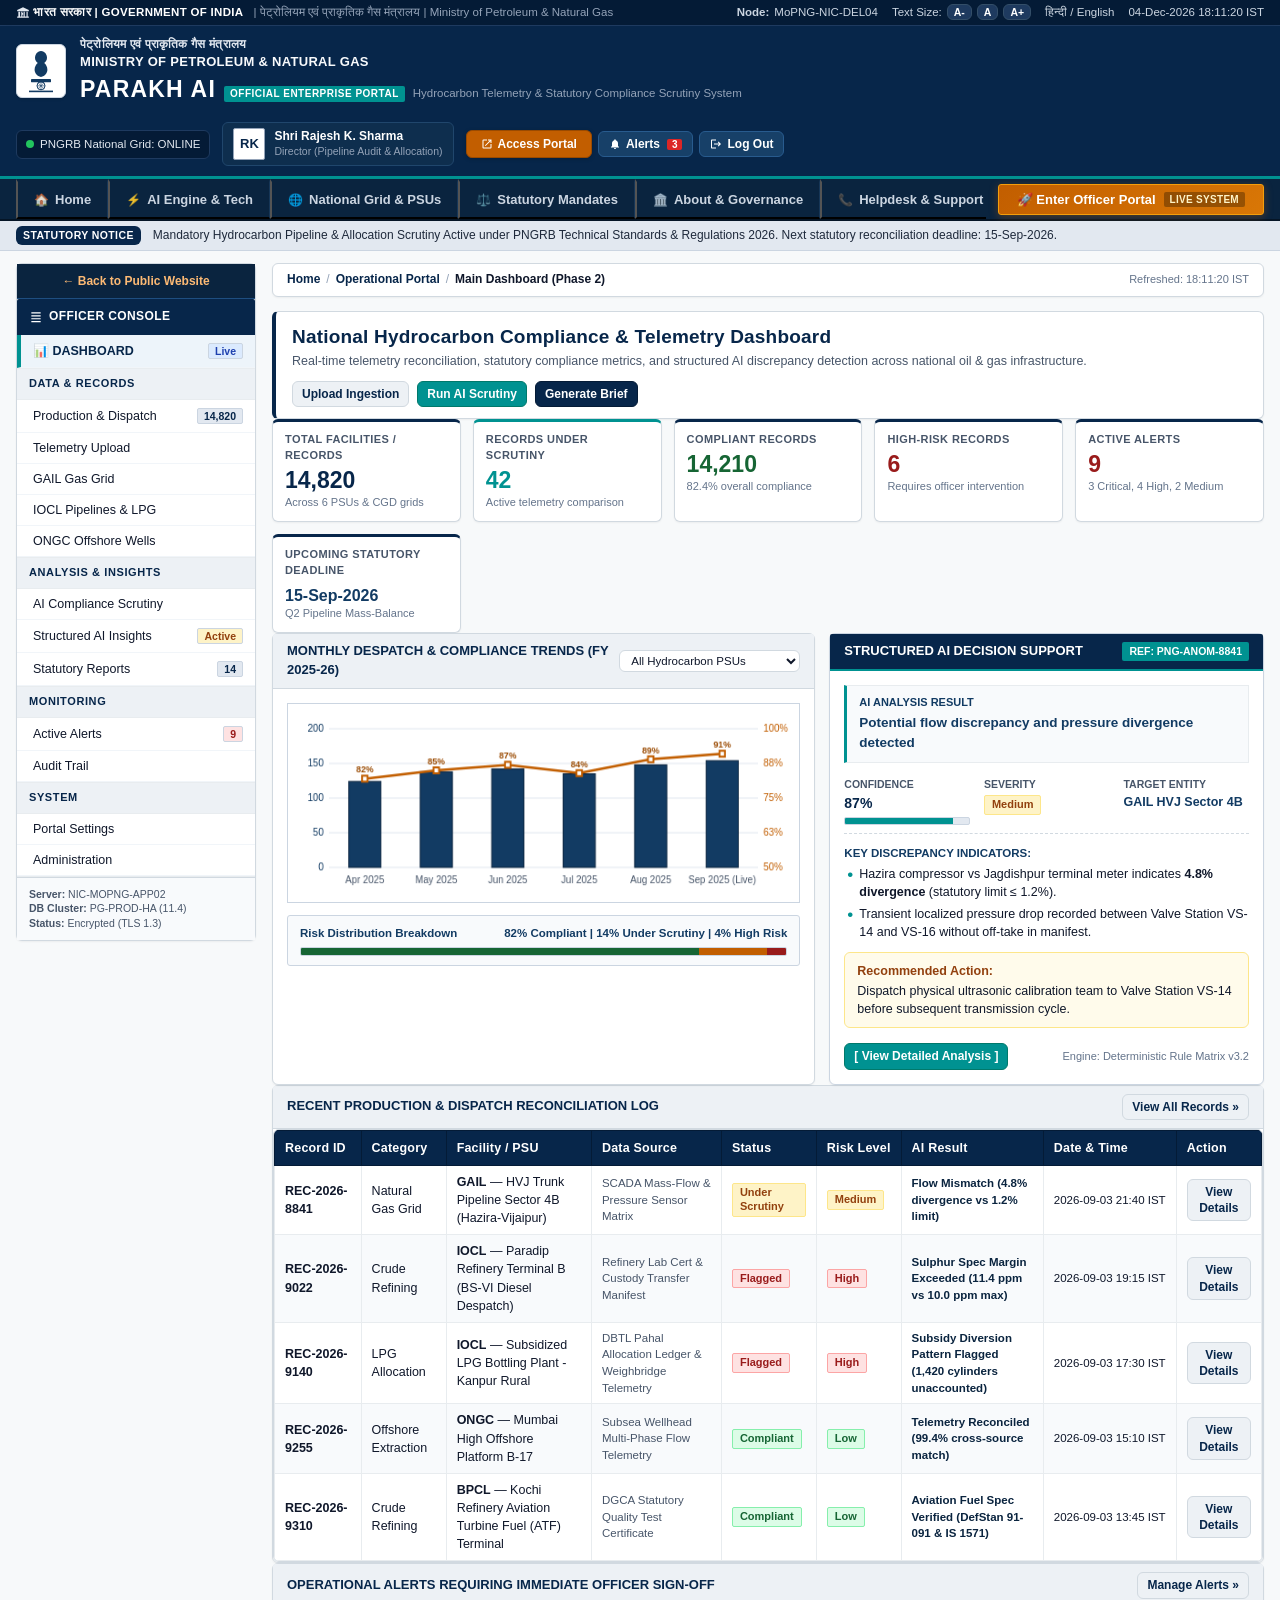
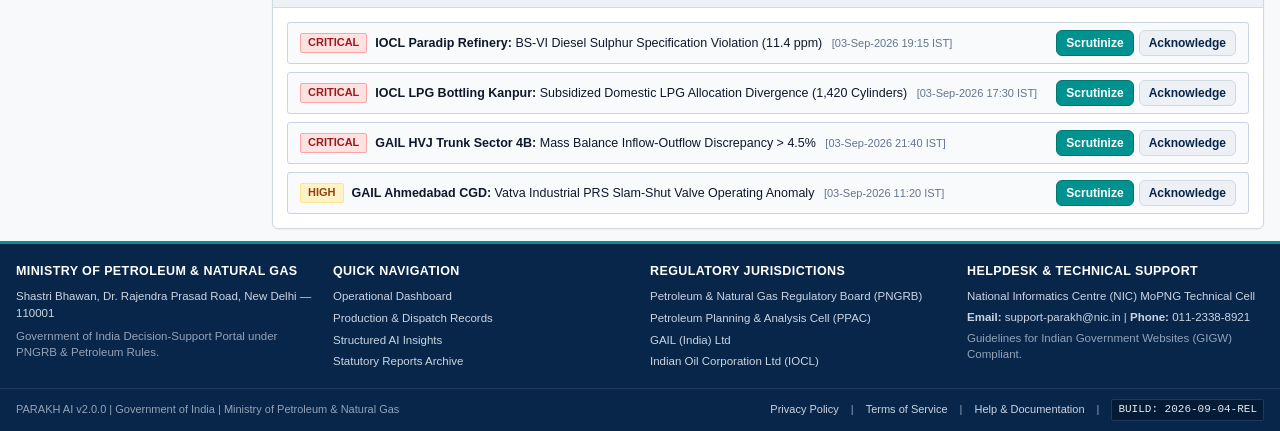
<file: index.html>
<!DOCTYPE html>
<html lang="en">
<head>
  <meta charset="UTF-8">
  <meta name="viewport" content="width=device-width, initial-scale=1.0">
  <title>PARAKH AI — Ministry of Petroleum & Natural Gas | Government of India</title>
  <meta name="description" content="Official Decision-Support & Statutory Compliance Scrutiny Platform for the Ministry of Petroleum & Natural Gas, Government of India.">
  <meta name="author" content="Ministry of Petroleum & Natural Gas, Government of India">
  
  <!-- Custom Institutional CSS (2012-2018 Enterprise Design, Three-Tone System) -->
  <link rel="stylesheet" href="./static/css/styles.css">
</head>
<body class="font-size-md">

  <!-- =====================================================================
       1. TOP GOVERNMENT OF INDIA ACCESSIBILITY & UTILITY STRIP
       ===================================================================== -->
  <div class="gov-top-strip" id="govTopStrip">
    <div class="gov-top-strip-inner">
      <div class="gov-top-left">
        <span class="gov-id-text">
          <svg class="emblem-icon" width="14" height="14" viewBox="0 0 24 24" fill="currentColor">
            <path d="M12 2L2 7v2h20V7L12 2zm-8 8v8H2v2h20v-2h-2v-8h-2v8h-3v-8h-2v8h-2v-8H9v8H7v-8H4zm7 2a1.5 1.5 0 100 3 1.5 1.5 0 000-3z"/>
          </svg>
          भारत सरकार | GOVERNMENT OF INDIA
        </span>
        <span class="gov-dept-text">| पेट्रोलियम एवं प्राकृतिक गैस मंत्रालय | Ministry of Petroleum & Natural Gas</span>
      </div>
      <div class="gov-top-right">
        <span class="strip-item">
          <strong>Node:</strong> MoPNG-NIC-DEL04
        </span>
        <span class="strip-item font-resizer">
          <span>Text Size:</span>
          <button type="button" onclick="parakhApp.adjustFontSize('sm')" title="Decrease font size">A-</button>
          <button type="button" onclick="parakhApp.adjustFontSize('md')" title="Normal font size">A</button>
          <button type="button" onclick="parakhApp.adjustFontSize('lg')" title="Increase font size">A+</button>
        </span>
        <span class="strip-item">
          <a class="strip-link" href="javascript:void(0)" onclick="parakhApp.toggleLanguage()">हिन्दी / English</a>
        </span>
        <span class="strip-item" id="liveClockDisplay">
          04-Sep-2026 01:00:00 IST
        </span>
      </div>
    </div>
  </div>

  <!-- =====================================================================
       2. INSTITUTIONAL HEADER
       ===================================================================== -->
  <header class="institutional-header" id="institutionalHeader">
    <div class="header-inner">
      <!-- Left: Emblem & Ministry Identity -->
      <div class="brand-section" onclick="parakhApp.switchView('home')" title="Go to PARAKH AI Home Overview">
        <div class="emblem-logo-container" title="State Emblem of India">
          <svg class="emblem-svg" viewBox="0 0 100 110" fill="#123B63">
            <path d="M50 5 C40 5 35 15 35 22 C35 28 38 32 42 35 C38 38 34 44 34 52 C34 60 40 68 50 70 C60 68 66 60 66 52 C66 44 62 38 58 35 C62 32 65 28 65 22 C65 15 60 5 50 5 Z" fill="#123B63"/>
            <rect x="25" y="75" width="50" height="8" rx="1" fill="#123B63"/>
            <circle cx="50" cy="92" r="10" stroke="#123B63" stroke-width="2.5" fill="none"/>
            <line x1="50" y1="82" x2="50" y2="102" stroke="#123B63" stroke-width="1.5"/>
            <line x1="40" y1="92" x2="60" y2="92" stroke="#123B63" stroke-width="1.5"/>
            <line x1="43" y1="85" x2="57" y2="99" stroke="#123B63" stroke-width="1.5"/>
            <line x1="43" y1="99" x2="57" y2="85" stroke="#123B63" stroke-width="1.5"/>
            <rect x="20" y="104" width="60" height="4" fill="#123B63"/>
          </svg>
        </div>
        <div class="brand-titles">
          <div class="brand-hindi">पेट्रोलियम एवं प्राकृतिक गैस मंत्रालय</div>
          <div class="brand-ministry">Ministry of Petroleum & Natural Gas</div>
          <div class="brand-parakh">
            <span class="parakh-main-title">PARAKH AI</span>
            <span class="parakh-tag">OFFICIAL ENTERPRISE PORTAL</span>
            <span class="parakh-subtitle">Hydrocarbon Telemetry & Statutory Compliance Scrutiny System</span>
          </div>
        </div>
      </div>

      <!-- Right: User Identity & Actions -->
      <div class="header-user-area" id="headerUserArea">
        <div class="system-status-indicator" title="SCADA & Registry Integration Status">
          <span class="status-dot"></span>
          <span>PNGRB National Grid: ONLINE</span>
        </div>

        <div class="user-profile-box" id="userProfileBox">
          <div class="user-avatar" id="userAvatarInitials">RK</div>
          <div class="user-details">
            <span class="user-name" id="userDisplayName">Shri Rajesh K. Sharma</span>
            <span class="user-role" id="userDisplayRole">Director (Pipeline Audit & Allocation)</span>
          </div>
        </div>

        <div class="header-actions">
          <button class="header-btn header-btn-portal" onclick="parakhApp.switchView('dashboard')" title="Access Officer Portal & Live Operational Dashboard" style="background-color:#C25E00; border-color:#9A4A00; color:#FFFFFF; font-weight:700; padding:6px 14px; box-shadow: 0 1px 4px rgba(0,0,0,0.2);">
            <svg width="12" height="12" viewBox="0 0 24 24" fill="currentColor">
              <path d="M19 19H5V5h7V3H5a2 2 0 00-2 2v14a2 2 0 002 2h14a2 2 0 002-2v-7h-2v7zM14 3v2h3.59l-9.83 9.83 1.41 1.41L19 6.41V10h2V3h-7z"/>
            </svg>
            <span>Access Portal</span>
          </button>
          <button class="header-btn" onclick="parakhApp.switchView('alerts')" title="Operational Alerts">
            <svg width="12" height="12" viewBox="0 0 24 24" fill="currentColor">
              <path d="M12 22c1.1 0 2-.9 2-2h-4c0 1.1.9 2 2 2zm6-6v-5c0-3.07-1.63-5.64-4.5-6.32V4c0-.83-.67-1.5-1.5-1.5s-1.5.67-1.5 1.5v.68C7.64 5.36 6 7.92 6 11v5l-2 2v1h16v-1l-2-2z"/>
            </svg>
            <span>Alerts</span>
            <span class="badge-count" id="headerAlertCount">3</span>
          </button>
          <button class="header-btn" onclick="parakhApp.handleLogoutToggle()" id="authToggleButton" title="Log out or switch account">
            <svg width="12" height="12" viewBox="0 0 24 24" fill="currentColor">
              <path d="M17 7l-1.41 1.41L18.17 11H8v2h10.17l-2.58 2.58L17 17l5-5zM4 5h8V3H4c-1.1 0-2 .9-2 2v14c0 1.1.9 2 2 2h8v-2H4V5z"/>
            </svg>
            <span id="authToggleText">Log Out</span>
          </button>
        </div>
      </div>
    </div>
  </header>

  <!-- =====================================================================
       3. MAIN HORIZONTAL NAVIGATION BAR (PUBLIC PILLAR PAGES + PORTAL BUTTON)
       ===================================================================== -->
  <nav class="main-navbar" id="mainNavbar">
    <div class="navbar-inner">
      <div class="navbar-left-links">
        <button type="button" class="nav-item active" data-view="home" onclick="parakhApp.switchView('home')">
          <span class="nav-icon">🏠</span>
          <span>Home</span>
        </button>
        <button type="button" class="nav-item" data-view="tech" onclick="parakhApp.switchView('tech')">
          <span class="nav-icon">⚡</span>
          <span>AI Engine & Tech</span>
        </button>
        <button type="button" class="nav-item" data-view="grid" onclick="parakhApp.switchView('grid')">
          <span class="nav-icon">🌐</span>
          <span>National Grid & PSUs</span>
        </button>
        <button type="button" class="nav-item" data-view="compliance" onclick="parakhApp.switchView('compliance')">
          <span class="nav-icon">⚖️</span>
          <span>Statutory Mandates</span>
        </button>
        <button type="button" class="nav-item" data-view="about" onclick="parakhApp.switchView('about')">
          <span class="nav-icon">🏛️</span>
          <span>About & Governance</span>
        </button>
        <button type="button" class="nav-item" data-view="helpdesk" onclick="parakhApp.switchView('helpdesk')">
          <span class="nav-icon">📞</span>
          <span>Helpdesk & Support</span>
        </button>
      </div>

      <!-- Single Dedicated Top Portal Button in Navbar -->
      <button type="button" class="nav-portal-btn" onclick="parakhApp.switchView('dashboard')" title="Launch Officer Operational Portal">
        <span>🚀 Enter Officer Portal</span>
        <span class="portal-btn-badge">Live System</span>
      </button>
    </div>
  </nav>

  <!-- =====================================================================
       4. STATUTORY NOTICE TICKER
       ===================================================================== -->
  <div class="notice-ticker" id="noticeTicker">
    <div class="ticker-inner">
      <span class="ticker-tag">STATUTORY NOTICE</span>
      <span class="ticker-content" id="tickerContent">
        Mandatory Hydrocarbon Pipeline & Allocation Scrutiny Active under PNGRB Technical Standards & Regulations 2026. Next statutory reconciliation deadline: 15-Sep-2026.
      </span>
    </div>
  </div>

  <!-- =====================================================================
       5. PORTAL MAIN CONTAINER (SIDEBAR + CONTENT)
       ===================================================================== -->
  <div class="portal-container" id="portalContainer">

    <!-- OPERATIONAL SIDEBAR NAVIGATION (DISPLAYED IN PORTAL MODE) -->
    <aside class="portal-sidebar" id="portalSidebar">
      <!-- Return to Public Platform Action -->
      <button type="button" class="sidebar-back-website-btn" onclick="parakhApp.switchView('home')" title="Exit to Public Website">
        <span>← Back to Public Website</span>
      </button>

      <div class="sidebar-header">
        <svg width="14" height="14" viewBox="0 0 24 24" fill="currentColor">
          <path d="M4 6h16V4H4v2zm0 5h16v-2H4v2zm0 5h16v-2H4v2zm0 5h16v-2H4v2z"/>
        </svg>
        <span>OFFICER CONSOLE</span>
      </div>

      <!-- Group 1: Dashboard -->
      <div class="sidebar-nav-group">
        <button type="button" class="sidebar-link-btn active" data-view="dashboard" onclick="parakhApp.switchView('dashboard')">
          <span>📊 DASHBOARD</span>
          <span class="sidebar-count" style="background:#DBEAFE; color:#1E40AF;">Live</span>
        </button>
      </div>

      <!-- Group 2: DATA & RECORDS -->
      <div class="sidebar-nav-group">
        <div class="sidebar-group-title">DATA & RECORDS</div>
        <ul class="sidebar-links">
          <li>
            <button type="button" class="sidebar-link-btn" data-view="records" onclick="parakhApp.switchView('records')">
              <span>Production & Dispatch</span>
              <span class="sidebar-count" id="sidebarRecordCount">14,820</span>
            </button>
          </li>
          <li>
            <button type="button" class="sidebar-link-btn" data-view="upload" onclick="parakhApp.switchView('upload')">
              <span>Telemetry Upload</span>
            </button>
          </li>
          <li>
            <button type="button" class="sidebar-link-btn" data-psu="GAIL" onclick="parakhApp.filterRecordsByPsu('GAIL')">
              <span>GAIL Gas Grid</span>
            </button>
          </li>
          <li>
            <button type="button" class="sidebar-link-btn" data-psu="IOCL" onclick="parakhApp.filterRecordsByPsu('IOCL')">
              <span>IOCL Pipelines & LPG</span>
            </button>
          </li>
          <li>
            <button type="button" class="sidebar-link-btn" data-psu="ONGC" onclick="parakhApp.filterRecordsByPsu('ONGC')">
              <span>ONGC Offshore Wells</span>
            </button>
          </li>
        </ul>
      </div>

      <!-- Group 3: ANALYSIS & INSIGHTS -->
      <div class="sidebar-nav-group">
        <div class="sidebar-group-title">ANALYSIS & INSIGHTS</div>
        <ul class="sidebar-links">
          <li>
            <button type="button" class="sidebar-link-btn" data-view="ai-analysis" onclick="parakhApp.switchView('ai-analysis')">
              <span>AI Compliance Scrutiny</span>
            </button>
          </li>
          <li>
            <button type="button" class="sidebar-link-btn" data-view="ai-insights" onclick="parakhApp.switchView('ai-insights')">
              <span>Structured AI Insights</span>
              <span class="sidebar-count" style="background-color:#FEF3C7; color:#92400E;">Active</span>
            </button>
          </li>
          <li>
            <button type="button" class="sidebar-link-btn" data-view="reports" onclick="parakhApp.switchView('reports')">
              <span>Statutory Reports</span>
              <span class="sidebar-count">14</span>
            </button>
          </li>
        </ul>
      </div>

      <!-- Group 4: MONITORING -->
      <div class="sidebar-nav-group">
        <div class="sidebar-group-title">MONITORING</div>
        <ul class="sidebar-links">
          <li>
            <button type="button" class="sidebar-link-btn" data-view="alerts" onclick="parakhApp.switchView('alerts')">
              <span>Active Alerts</span>
              <span class="sidebar-count" style="background-color:#FEE2E2; color:#991B1B;" id="sidebarAlertBadge">9</span>
            </button>
          </li>
          <li>
            <button type="button" class="sidebar-link-btn" data-view="history" onclick="parakhApp.switchView('history')">
              <span>Audit Trail</span>
            </button>
          </li>
        </ul>
      </div>

      <!-- Group 5: SYSTEM -->
      <div class="sidebar-nav-group">
        <div class="sidebar-group-title">SYSTEM</div>
        <ul class="sidebar-links">
          <li>
            <button type="button" class="sidebar-link-btn" data-view="settings" onclick="parakhApp.switchView('settings')">
              <span>Portal Settings</span>
            </button>
          </li>
          <li>
            <button type="button" class="sidebar-link-btn" data-view="administration" onclick="parakhApp.switchView('administration')">
              <span>Administration</span>
            </button>
          </li>
        </ul>
      </div>

      <div class="sidebar-footer-info">
        <div><strong>Server:</strong> NIC-MOPNG-APP02</div>
        <div><strong>DB Cluster:</strong> PG-PROD-HA (11.4)</div>
        <div><strong>Status:</strong> Encrypted (TLS 1.3)</div>
      </div>
    </aside>

    <!-- MAIN DYNAMIC CONTENT CONTAINER -->
    <main class="portal-main-content" id="portalMainContent">

      <!-- Breadcrumbs -->
      <nav class="breadcrumb-bar" id="breadcrumbBar" aria-label="Breadcrumb">
        <ul class="breadcrumb-list">
          <li><a href="javascript:void(0)" onclick="parakhApp.switchView('home')">Home</a></li>
          <li class="breadcrumb-separator">/</li>
          <li id="breadcrumbParent"><a href="javascript:void(0)">PARAKH AI</a></li>
          <li class="breadcrumb-separator">/</li>
          <li class="breadcrumb-current" id="breadcrumbCurrent">Institutional Home Overview</li>
        </ul>
        <span class="breadcrumb-timestamp" id="breadcrumbTime">Refreshed: Just now</span>
      </nav>

      <!-- ===================================================================
           VIEW 0: INSTITUTIONAL HOME PAGE (PHASE 1 LANDING)
           =================================================================== -->
      <section class="view-section" id="view-home" style="display:block;">
        <div class="home-page-wrapper">
          
          <!-- 1. Hero Showcase Banner -->
          <div class="home-hero-banner">
            <div class="home-hero-badge-strip">
              <span class="home-badge">🇮🇳 Government of India</span>
              <span class="home-badge">Ministry of Petroleum & Natural Gas</span>
              <span class="home-badge home-badge-amber">Smart India Hackathon 2026 | SIH26100</span>
              <span class="home-badge home-badge-green">Deterministic Scrutiny Engine v2.0</span>
            </div>

            <h1 class="home-hero-title">
              PARAKH AI — Autonomous Statutory Compliance & Multilateral Hydrocarbon Telemetry Scrutiny System
            </h1>

            <p class="home-hero-lead">
              Official Decision-Support & Compliance Platform empowering Ministry Officers, Auditors, and PSU Stakeholders with real-time pipeline SCADA flow-balance verification, BS-VI refinery quality assurance, subsidized LPG leakage prevention, and tamper-evident cryptographic audit scrutiny.
            </p>

            <div class="home-hero-actions">
              <button type="button" class="btn-hero-primary" onclick="parakhApp.switchView('dashboard')">
                <span>🚀 Launch Officer Portal & Live Dashboard</span>
                <span style="font-size:11px; background:rgba(0,0,0,0.25); padding:2px 6px; border-radius:2px;">Phase 2</span>
              </button>
              <button type="button" class="btn-hero-secondary" onclick="document.getElementById('home-connectors-section').scrollIntoView({behavior:'smooth'})">
                <span>📡 National Grid Telemetry Connectors</span>
              </button>
              <button type="button" class="btn-hero-secondary" onclick="document.getElementById('home-statutory-section').scrollIntoView({behavior:'smooth'})">
                <span>⚖️ Statutory Standards & Mandates</span>
              </button>
            </div>

            <!-- Hero Vitals Strip -->
            <div class="home-hero-vitals">
              <div class="home-vital-item">
                <span class="home-vital-label">Monitored Facilities</span>
                <span class="home-vital-value">14,820</span>
                <span class="home-vital-sub">Across 6 PSUs & CGD Grids</span>
              </div>
              <div class="home-vital-item">
                <span class="home-vital-label">National Connectors</span>
                <span class="home-vital-value">8 Active</span>
                <span class="home-vital-sub">SCADA, LIMS, GSTN, MCA21</span>
              </div>
              <div class="home-vital-item">
                <span class="home-vital-label">Reconciliation Rate</span>
                <span class="home-vital-value" style="color:#86EFAC;">99.4%</span>
                <span class="home-vital-sub">Multi-Source Verification</span>
              </div>
              <div class="home-vital-item">
                <span class="home-vital-label">Audit Immutability</span>
                <span class="home-vital-value">0.0s Latency</span>
                <span class="home-vital-sub">NIC SHA-256 Tamper-Evident</span>
              </div>
            </div>
          </div>

          <!-- 2. Four-Stage Scrutiny Architecture -->
          <div>
            <div class="home-section-header">
              <span class="home-section-tag">OPERATIONAL WORKFLOW</span>
              <h2 class="home-section-title">The 4-Stage Autonomous Scrutiny Architecture</h2>
              <p class="home-section-desc">How PARAKH AI transforms raw telemetry into legally sound statutory determinations and decision support.</p>
            </div>

            <div class="home-pathway-grid">
              <div class="home-pathway-card">
                <div class="home-step-num">
                  <span>Step 01</span>
                  <span class="home-step-icon">📡</span>
                </div>
                <h3 class="home-step-title">Multilateral Ingestion</h3>
                <p class="home-step-text">
                  Continuous ingestion from SCADA flow meters, refinery LIMS test certs, DBTL Pahal ledgers, and automated weighbridge tare RFID tags.
                </p>
                <span class="home-step-tag">Automated Ingestion</span>
              </div>

              <div class="home-pathway-card">
                <div class="home-step-num">
                  <span>Step 02</span>
                  <span class="home-step-icon">⚙️</span>
                </div>
                <h3 class="home-step-title">Deterministic AI Scrutiny</h3>
                <p class="home-step-text">
                  Mathematical flow-balance divergence analysis, BIS IS 1460 fuel specification thresholds, and DBTL ghost-booking anomaly pattern detection.
                </p>
                <span class="home-step-tag">Zero Hallucination</span>
              </div>

              <div class="home-pathway-card highlight">
                <div class="home-step-num">
                  <span style="color:var(--accent-amber);">Step 03 (Phase 2)</span>
                  <span class="home-step-icon">👨‍💼</span>
                </div>
                <h3 class="home-step-title">Officer Decision Support</h3>
                <p class="home-step-text">
                  Interactive case workspace displaying evidence nodes, discrepancy confidence metrics, and one-click drafting of statutory show-cause notices.
                </p>
                <span class="home-step-tag" style="background:#FEF3C7; color:#92400E; border-color:#FDE68A;">Active Workspace</span>
              </div>

              <div class="home-pathway-card">
                <div class="home-step-num">
                  <span>Step 04</span>
                  <span class="home-step-icon">🛡️</span>
                </div>
                <h3 class="home-step-title">Cryptographic Audit Trail</h3>
                <p class="home-step-text">
                  Every determination, parameter check, and attestation is permanently anchored with SHA-256 digital signatures for parliamentary transparency.
                </p>
                <span class="home-step-tag">NIC SHA-256 Ledger</span>
              </div>
            </div>
          </div>

          <!-- 3. Core Institutional Scrutiny Modules -->
          <div>
            <div class="home-section-header">
              <span class="home-section-tag">STATUTORY SCRUTINY MODULES</span>
              <h2 class="home-section-title">National Energy Infrastructure Scrutiny Modules</h2>
              <p class="home-section-desc">Direct access to specialized compliance verification workflows across national hydrocarbon operations.</p>
            </div>

            <div class="home-modules-grid">
              <!-- Module 1: Natural Gas Grid -->
              <div class="home-module-card">
                <div class="home-module-header">
                  <div class="home-module-header-left">
                    <span style="font-size:18px;">🔥</span>
                    <span class="home-module-title">Natural Gas Transmission Grid</span>
                  </div>
                  <span class="badge badge-info">GAIL / PNGRB</span>
                </div>
                <div class="home-module-body">
                  <p class="home-module-desc">
                    Real-time mass-balance auditing across HVJ, Urja Ganga, and North-East gas pipelines. Detects localized pressure drops and off-take divergences beyond statutory 1.2% limits.
                  </p>
                  <div class="home-module-specs">
                    <div class="home-spec-row">
                      <span class="home-spec-name">Monitored Network:</span>
                      <span class="home-spec-val">18,400+ km Pipeline Grid</span>
                    </div>
                    <div class="home-spec-row">
                      <span class="home-spec-name">Statutory Tolerance:</span>
                      <span class="home-spec-val">&le; 1.2% Mass Variance</span>
                    </div>
                    <div class="home-spec-row">
                      <span class="home-spec-name">SCADA Integration:</span>
                      <span class="home-spec-val">Active (RTU-09 Node)</span>
                    </div>
                  </div>
                </div>
                <div class="home-module-footer">
                  <span style="font-size:11.5px; color:#166534; font-weight:700;">● 1 Flagged Discrepancy (Case 8841)</span>
                  <button type="button" class="btn btn-secondary btn-sm" onclick="parakhApp.switchView('records'); parakhApp.filterRecordsByPsu('GAIL');">
                    <span>Inspect Pipeline Records →</span>
                  </button>
                </div>
              </div>

              <!-- Module 2: Refinery Quality -->
              <div class="home-module-card">
                <div class="home-module-header">
                  <div class="home-module-header-left">
                    <span style="font-size:18px;">⚗️</span>
                    <span class="home-module-title">Refinery BS-VI Fuel Quality Assurance</span>
                  </div>
                  <span class="badge badge-info">IOCL / BPCL / HPCL</span>
                </div>
                <div class="home-module-body">
                  <p class="home-module-desc">
                    Mandatory environmental scrutiny for BS-VI diesel, petrol, and aviation turbine fuel (ATF). Automatically flags sulphur ceiling violations (&gt; 10.0 ppm) and flash point deviations.
                  </p>
                  <div class="home-module-specs">
                    <div class="home-spec-row">
                      <span class="home-spec-name">Statutory Standard:</span>
                      <span class="home-spec-val">BIS IS 1460:2020 (BS-VI)</span>
                    </div>
                    <div class="home-spec-row">
                      <span class="home-spec-name">Sulphur Limit:</span>
                      <span class="home-spec-val">&le; 10.0 ppm Max Ceiling</span>
                    </div>
                    <div class="home-spec-row">
                      <span class="home-spec-name">Certified Despatches:</span>
                      <span class="home-spec-val">4,890 Batches / Month</span>
                    </div>
                  </div>
                </div>
                <div class="home-module-footer">
                  <span style="font-size:11.5px; color:#991B1B; font-weight:700;">● 1 Critical Alert (Paradip Refinery)</span>
                  <button type="button" class="btn btn-secondary btn-sm" onclick="parakhApp.switchView('records'); parakhApp.filterRecordsByPsu('IOCL');">
                    <span>Inspect Refinery Batches →</span>
                  </button>
                </div>
              </div>

              <!-- Module 3: LPG Subsidy Scrutiny -->
              <div class="home-module-card">
                <div class="home-module-header">
                  <div class="home-module-header-left">
                    <span style="font-size:18px;">🛢️</span>
                    <span class="home-module-title">Subsidized LPG (DBTL Pahal) Leakage Scrutiny</span>
                  </div>
                  <span class="badge badge-info">NIC Cloud / PMUY</span>
                </div>
                <div class="home-module-body">
                  <p class="home-module-desc">
                    Prevents domestic-to-commercial subsidy diversion by cross-verifying bottling plant weighbridge tare weights against Aadhaar authentication tokens and geographic distribution clusters.
                  </p>
                  <div class="home-module-specs">
                    <div class="home-spec-row">
                      <span class="home-spec-name">Monitored Facilities:</span>
                      <span class="home-spec-val">198 Bottling Plants</span>
                    </div>
                    <div class="home-spec-row">
                      <span class="home-spec-name">Daily Reconciliation:</span>
                      <span class="home-spec-val">4.8 Million Cylinders</span>
                    </div>
                    <div class="home-spec-row">
                      <span class="home-spec-name">Leakage Prevention:</span>
                      <span class="home-spec-val">1,420 Flagged (Kanpur Agency)</span>
                    </div>
                  </div>
                </div>
                <div class="home-module-footer">
                  <span style="font-size:11.5px; color:#991B1B; font-weight:700;">● Show-Cause Summons Drafted</span>
                  <button type="button" class="btn btn-secondary btn-sm" onclick="parakhApp.switchView('ai-insights');">
                    <span>Audit LPG Allocations →</span>
                  </button>
                </div>
              </div>

              <!-- Module 4: Offshore & Strategic Reserves -->
              <div class="home-module-card">
                <div class="home-module-header">
                  <div class="home-module-header-left">
                    <span style="font-size:18px;">🌊</span>
                    <span class="home-module-title">Offshore Extraction & Strategic Reserves</span>
                  </div>
                  <span class="badge badge-info">ONGC / ISPRL</span>
                </div>
                <div class="home-module-body">
                  <p class="home-module-desc">
                    Monitors multi-phase flow telemetry from Mumbai High subsea wellheads alongside hydrostatic water curtain pressures at Padur & Visakhapatnam underground crude storage caverns.
                  </p>
                  <div class="home-module-specs">
                    <div class="home-spec-row">
                      <span class="home-spec-name">Strategic Crude Reserves:</span>
                      <span class="home-spec-val">5.33 Million Metric Tonnes</span>
                    </div>
                    <div class="home-spec-row">
                      <span class="home-spec-name">Cavern Water Curtain:</span>
                      <span class="home-spec-val">9.2 bar (Permissible &ge; 8.5 bar)</span>
                    </div>
                    <div class="home-spec-row">
                      <span class="home-spec-name">Subsea Coriolis Cal:</span>
                      <span class="home-spec-val">Dual Rosemount Verified</span>
                    </div>
                  </div>
                </div>
                <div class="home-module-footer">
                  <span style="font-size:11.5px; color:#166534; font-weight:700;">● All Caverns & Wellheads Verified</span>
                  <button type="button" class="btn btn-secondary btn-sm" onclick="parakhApp.switchView('records'); parakhApp.filterRecordsByPsu('ONGC');">
                    <span>View Offshore Telemetry →</span>
                  </button>
                </div>
              </div>
            </div>
          </div>

          <!-- 4. National Connectivity Grid -->
          <div id="home-connectors-section">
            <div class="home-section-header">
              <span class="home-section-tag">INTER-MINISTERIAL INTEGRATION</span>
              <h2 class="home-section-title">National Registry & Sensor Connectivity Matrix</h2>
              <p class="home-section-desc">Live synchronization status across 8 connected statutory registries, SCADA networks, and ERP gateways.</p>
            </div>

            <div class="home-connectors-grid">
              <div class="home-connector-card">
                <div class="home-connector-top">
                  <span class="home-connector-name">PNGRB National Grid</span>
                  <span class="home-connector-pulse"></span>
                </div>
                <span class="home-connector-sub">Pipeline Regulatory Telemetry</span>
                <span class="home-connector-stat">✓ Online (99.8% Uptime)</span>
              </div>

              <div class="home-connector-card">
                <div class="home-connector-top">
                  <span class="home-connector-name">GAIL SCADA Stream</span>
                  <span class="home-connector-pulse"></span>
                </div>
                <span class="home-connector-sub">Mass-Flow & Pressure RTU-09</span>
                <span class="home-connector-stat">✓ Live Sync (14.2 MMSCMD)</span>
              </div>

              <div class="home-connector-card">
                <div class="home-connector-top">
                  <span class="home-connector-name">IOCL SAP ERP & LIMS</span>
                  <span class="home-connector-pulse"></span>
                </div>
                <span class="home-connector-sub">Refinery Quality Certs & Despatch</span>
                <span class="home-connector-stat">✓ Encrypted (TLS 1.3)</span>
              </div>

              <div class="home-connector-card">
                <div class="home-connector-top">
                  <span class="home-connector-name">ONGC Subsea Telemetry</span>
                  <span class="home-connector-pulse"></span>
                </div>
                <span class="home-connector-sub">Mumbai High Platform Multi-Phase</span>
                <span class="home-connector-stat">✓ Coriolis Calibrated</span>
              </div>

              <div class="home-connector-card">
                <div class="home-connector-top">
                  <span class="home-connector-name">DBTL Pahal Portal</span>
                  <span class="home-connector-pulse"></span>
                </div>
                <span class="home-connector-sub">LPG Direct Benefit Subsidies</span>
                <span class="home-connector-stat">✓ NIC Cloud Gateway</span>
              </div>

              <div class="home-connector-card">
                <div class="home-connector-top">
                  <span class="home-connector-name">GSTN E-Way Bill Matrix</span>
                  <span class="home-connector-pulse"></span>
                </div>
                <span class="home-connector-sub">Road Tanker In-Transit Scrutiny</span>
                <span class="home-connector-stat">✓ Active Query Feed</span>
              </div>

              <div class="home-connector-card">
                <div class="home-connector-top">
                  <span class="home-connector-name">MCA21 Corporate Registry</span>
                  <span class="home-connector-pulse"></span>
                </div>
                <span class="home-connector-sub">Distributor ROC Annual Returns</span>
                <span class="home-connector-stat">✓ Verified Ledger Sync</span>
              </div>

              <div class="home-connector-card">
                <div class="home-connector-top">
                  <span class="home-connector-name">NABL Lab Accreditation</span>
                  <span class="home-connector-pulse"></span>
                </div>
                <span class="home-connector-sub">Petroleum Testing Laboratory Auth</span>
                <span class="home-connector-stat">✓ Automated Cert Match</span>
              </div>
            </div>
          </div>

          <!-- 5. Statutory Framework & Notices Split -->
          <div id="home-statutory-section">
            <div class="home-split-grid">
              <!-- Left: Statutory Mandate -->
              <div>
                <div class="home-section-header">
                  <span class="home-section-tag">LEGAL & REGULATORY AUTHORITY</span>
                  <h2 class="home-section-title">Governing Statutory Mandates</h2>
                  <p class="home-section-desc">Statutory provisions under which PARAKH AI executes automated scrutiny.</p>
                </div>

                <div class="home-statutory-list">
                  <div class="home-statutory-item">
                    <div class="home-statutory-title">PNGRB Act 2006 (Technical & Safety Standards)</div>
                    <div class="home-statutory-body">Mandates continuous pressure monitoring and volumetric flow mass-balance reconciliation across natural gas trunk pipelines with maximum 1.2% allowable measurement discrepancy.</div>
                  </div>
                  <div class="home-statutory-item">
                    <div class="home-statutory-title">Bureau of Indian Standards (BIS IS 1460:2020)</div>
                    <div class="home-statutory-body">Prescribes nationwide statutory quality limits for BS-VI Automotive Diesel and Motor Spirit, specifying a strict 10.0 ppm maximum sulphur ceiling and 38.0°C minimum flash point.</div>
                  </div>
                  <div class="home-statutory-item">
                    <div class="home-statutory-title">Petroleum Rules 2002 & Explosives Act</div>
                    <div class="home-statutory-body">Governs custody transfer containment, refinery storage tank radar gauging, and terminal offloading licensing to prevent hazardous volatile emissions.</div>
                  </div>
                  <div class="home-statutory-item">
                    <div class="home-statutory-title">Direct Benefit Transfer for LPG (DBTL Pahal) Guidelines</div>
                    <div class="home-statutory-body">Statutory Aadhaar authentication and weighbridge reconciliation requirements governing subsidized domestic LPG allocations under the Pradhan Mantri Ujjwala Yojana (PMUY).</div>
                  </div>
                </div>
              </div>

              <!-- Right: Gazetted Notices & Circulars -->
              <div>
                <div class="home-section-header">
                  <span class="home-section-tag">GAZETTED ADVISORIES</span>
                  <h2 class="home-section-title">Official Ministry Notices</h2>
                  <p class="home-section-desc">Recent directives and upcoming statutory compliance deadlines.</p>
                </div>

                <div class="panel" style="background-color:#FFFFFF;">
                  <div class="panel-body" style="padding:12px 16px;">
                    <div class="home-notice-item">
                      <span class="home-notice-date">04-Sep-2026 | CIRCULAR MoPNG/PNGRB/2026/08</span>
                      <p class="home-notice-text">
                        <strong>Q2 Hydrocarbon Mass-Balance Reconciliation:</strong> All authorized transmission pipeline entities must reconcile volumetric despatches by <strong>15-Sep-2026</strong>.
                      </p>
                    </div>

                    <div class="home-notice-item">
                      <span class="home-notice-date">02-Sep-2026 | NOTIFICATION BIS/EP-04</span>
                      <p class="home-notice-text">
                        <strong>BS-VI Refinery Protocol:</strong> Automated NABL test certification sync is now mandatory for coastal diesel custody transfer manifolds.
                      </p>
                    </div>

                    <div class="home-notice-item">
                      <span class="home-notice-date">28-Aug-2026 | ADVISORY VIG/LPG/902</span>
                      <p class="home-notice-text">
                        <strong>LPG Subsidy Leakage Prevention:</strong> Field vigilance inspections initiated for 14 commercial highway distributors with repeat booking anomalies.
                      </p>
                    </div>
                  </div>
                </div>
              </div>
            </div>
          </div>

          <!-- 6. Phase 2 Portal Launchpad Callout Banner -->
          <div class="home-launchpad-card">
            <div class="home-launchpad-left">
              <h3 class="home-launchpad-title">Ready for Scrutiny? Launch the Operational Decision-Support Workspace</h3>
              <p class="home-launchpad-sub">
                Review 42 active cases under scrutiny, investigate flagged telemetry discrepancies, explore evidence mapping graphs, and sign off official determinations with SHA-256 digital attestation.
              </p>
            </div>
            <div>
              <button type="button" class="btn-hero-primary" onclick="parakhApp.switchView('dashboard')">
                <span>🚀 Enter Officer Dashboard (Phase 2) →</span>
              </button>
            </div>
          </div>

        </div>
      </section>

      <!-- ===================================================================
           PILLAR PAGE 2: AI ENGINE & TECHNOLOGY ARCHITECTURE
           =================================================================== -->
      <section class="view-section" id="view-tech" style="display:none;">
        <div class="pillar-page-wrapper">
          
          <!-- Hero Banner -->
          <div class="pillar-hero-banner">
            <div class="home-hero-badge-strip">
              <span class="home-badge">⚡ Deep-Tech Architecture</span>
              <span class="home-badge home-badge-amber">Deterministic Rule Matrix v2.0</span>
              <span class="home-badge home-badge-green">Zero-Hallucination Guaranteed</span>
              <span class="home-badge">NIC SHA-256 Ledger</span>
            </div>
            <h1 class="pillar-hero-title">PARAKH AI — Technology Architecture & Scrutiny Engine</h1>
            <p class="pillar-hero-lead">
              A multi-tier decision-support platform integrating real-time SCADA/IoT streams, mathematical flow-balance equations, multilateral registry cross-verification, and cryptographic tamper-evident event logging.
            </p>
            <div class="pillar-stat-strip">
              <div class="home-vital-item">
                <span class="home-vital-label">Scrutiny Latency</span>
                <span class="home-vital-value">0.0s Audit Log</span>
                <span class="home-vital-sub">Real-Time Ingestion</span>
              </div>
              <div class="home-vital-item">
                <span class="home-vital-label">Deterministic Rules</span>
                <span class="home-vital-value">100% Verifiable</span>
                <span class="home-vital-sub">Mathematical Precision</span>
              </div>
              <div class="home-vital-item">
                <span class="home-vital-label">Cross-Connectors</span>
                <span class="home-vital-value">8 Registries</span>
                <span class="home-vital-sub">SCADA, LIMS, GSTN, MCA</span>
              </div>
              <div class="home-vital-item">
                <span class="home-vital-label">Ledger Security</span>
                <span class="home-vital-value" style="color:#86EFAC;">SHA-256</span>
                <span class="home-vital-sub">Tamper-Evident Hash Chain</span>
              </div>
            </div>
          </div>

          <!-- 4-Layer Architecture Stack -->
          <div>
            <div class="home-section-header">
              <span class="home-section-tag">SYSTEM ARCHITECTURE</span>
              <h2 class="home-section-title">4-Tier Multilateral Scrutiny Framework</h2>
              <p class="home-section-desc">How PARAKH AI guarantees legally sound, zero-hallucination compliance verification.</p>
            </div>

            <div class="pillar-grid-4col">
              <div class="home-pathway-card">
                <div class="home-step-num"><span>Tier 01</span><span>📡</span></div>
                <h3 class="home-step-title">Ingestion & Telemetry</h3>
                <p class="home-step-text">
                  Ingests Modbus/DNP3 SCADA telemetry from pipeline RTU nodes, refinery LIMS test certificates, weighbridge tare RFID, and tank radar gauges.
                </p>
                <span class="home-step-tag">SCADA & IoT Streams</span>
              </div>

              <div class="home-pathway-card">
                <div class="home-step-num"><span>Tier 02</span><span>🔗</span></div>
                <h3 class="home-step-title">Multi-Registry Verification</h3>
                <p class="home-step-text">
                  Real-time cross-querying against MCA21, GSTN E-Way matrices, NABL Lab Accreditation directories, and PNGRB authorized gas grid networks.
                </p>
                <span class="home-step-tag">Cross-Registry Matrix</span>
              </div>

              <div class="home-pathway-card highlight">
                <div class="home-step-num"><span style="color:var(--accent-amber);">Tier 03</span><span>⚙️</span></div>
                <h3 class="home-step-title">Deterministic AI Core</h3>
                <p class="home-step-text">
                  Executes mathematical mass-balance differential equations, BIS IS 1460:2020 limit checks, and DBTL subsidy diversion spatial cluster detection.
                </p>
                <span class="home-step-tag" style="background:#FEF3C7; color:#92400E; border-color:#FDE68A;">Deterministic Engine</span>
              </div>

              <div class="home-pathway-card">
                <div class="home-step-num"><span>Tier 04</span><span>🛡️</span></div>
                <h3 class="home-step-title">Cryptographic Immutability</h3>
                <p class="home-step-text">
                  Every parameter test, officer sign-off, and show-cause notice is hashed with NIC-SHA256 tokens and chained in the event ledger for parliamentary oversight.
                </p>
                <span class="home-step-tag">Immutable Audit Trail</span>
              </div>
            </div>
          </div>

          <!-- Comparison Table: Deterministic Rules vs GenAI Hallucination -->
          <div>
            <div class="home-section-header">
              <span class="home-section-tag">ENGINEERING RIGOR</span>
              <h2 class="home-section-title">Deterministic Rule Core vs. Probabilistic GenAI Risks</h2>
              <p class="home-section-desc">Why mission-critical statutory scrutiny requires strict mathematical determinism over unconstrained LLMs.</p>
            </div>

            <div class="pillar-table-wrap">
              <table class="pillar-spec-table">
                <thead>
                  <tr>
                    <th>Evaluation Dimension</th>
                    <th>PARAKH AI Deterministic Core</th>
                    <th>Standard LLM / GenAI Tool</th>
                    <th>Statutory Compliance Impact</th>
                  </tr>
                </thead>
                <tbody>
                  <tr>
                    <td><strong>Mathematical Exactness</strong></td>
                    <td><span class="badge badge-success">Exact Formula Calculation</span></td>
                    <td><span class="badge badge-critical">Approximate / Risk of Hallucination</span></td>
                    <td>Guarantees 100% adherence to PNGRB 1.2% mass-balance tolerance.</td>
                  </tr>
                  <tr>
                    <td><strong>Decision Reproducibility</strong></td>
                    <td><span class="badge badge-success">100% Deterministic (Same Input = Same Output)</span></td>
                    <td><span class="badge badge-high">Stochastic / Temperature Variance</span></td>
                    <td>Legally admissible in statutory court proceedings and vigilance inquiries.</td>
                  </tr>
                  <tr>
                    <td><strong>Evidence Lineage</strong></td>
                    <td><span class="badge badge-success">Exact Clause-to-Sensor Node Mapping</span></td>
                    <td><span class="badge badge-critical">Opaque Latent Weights</span></td>
                    <td>Officers see exact sensor ID, timestamp, and standard threshold violated.</td>
                  </tr>
                  <tr>
                    <td><strong>Audit Immutability</strong></td>
                    <td><span class="badge badge-success">SHA-256 Chained Event Log</span></td>
                    <td><span class="badge badge-info">Transient Prompt Output</span></td>
                    <td>Conforms to NIC Regulatory Guidelines and Parliamentary Audit Standards.</td>
                  </tr>
                  <tr>
                    <td><strong>Processing Latency</strong></td>
                    <td><span class="badge badge-success">&lt; 50ms Rule Execution</span></td>
                    <td><span class="badge badge-high">2000ms – 5000ms Generation Time</span></td>
                    <td>Enables real-time monitoring across 14,820 facilities simultaneously.</td>
                  </tr>
                </tbody>
              </table>
            </div>
          </div>

          <!-- Technical Formula Spotlight -->
          <div class="pillar-grid-2col">
            <div class="tech-formula-box">
              <div class="tech-formula-title">Pipeline Mass-Balance Conservation Formula</div>
              <p style="color:#CBD5E1; margin-bottom:8px; font-family:var(--font-family); font-size:11.5px;">
                Statutory Mass Balance divergence calculation enforced under PNGRB Technical Standards 2026:
              </p>
              <code>
                &Delta;M = &Sigma; &rho;_in &middot; Q_in &minus; &Sigma; &rho;_out &middot; Q_out &minus; (V_pipe &middot; d&rho;_avg / dt)<br>
                Tolerance_Limit = 0.012 &times; &Sigma; (&rho;_in &middot; Q_in)<br>
                IF (&Delta;M &gt; Tolerance_Limit) &rarr; TRIGGER_ALERT("FLOW_MISMATCH_CRITICAL")
              </code>
            </div>

            <div class="tech-formula-box">
              <div class="tech-formula-title">Cryptographic SHA-256 Ledger Chaining</div>
              <p style="color:#CBD5E1; margin-bottom:8px; font-family:var(--font-family); font-size:11.5px;">
                Immutability proof generated upon officer attestation and telemetry verification:
              </p>
              <code>
                Block_Hash = SHA256( Prev_Hash + Timestamp + Officer_ID + Record_ID + Statutory_Decision + Payload_Hash )<br>
                Sign_Attestation = Sign( Officer_Token_PrivateKey, Block_Hash )<br>
                Status = Verified_Tamper_Evident (NIC Node DEL-04)
              </code>
            </div>
          </div>

          <!-- Callout to Officer Portal -->
          <div class="home-launchpad-card">
            <div class="home-launchpad-left">
              <h3 class="home-launchpad-title">Experience the AI Engine in Live Operations</h3>
              <p class="home-launchpad-sub">
                Launch the Officer Decision-Support Workspace to inspect active telemetry cases, review evidence graphs, and test deterministic scrutiny on real datasets.
              </p>
            </div>
            <button type="button" class="btn-hero-primary" onclick="parakhApp.switchView('dashboard')">
              <span>🚀 Launch Officer Portal →</span>
            </button>
          </div>

        </div>
      </section>

      <!-- ===================================================================
           PILLAR PAGE 3: NATIONAL GRID & PSU ECOSYSTEM
           =================================================================== -->
      <section class="view-section" id="view-grid" style="display:none;">
        <div class="pillar-page-wrapper">
          
          <!-- Hero Banner -->
          <div class="pillar-hero-banner">
            <div class="home-hero-badge-strip">
              <span class="home-badge">🌐 National Energy Matrix</span>
              <span class="home-badge home-badge-amber">14,820 Monitored Facilities</span>
              <span class="home-badge home-badge-green">6 Major PSU Grids</span>
              <span class="home-badge">PNGRB Synced</span>
            </div>
            <h1 class="pillar-hero-title">National Hydrocarbon Grid & Infrastructure Directory</h1>
            <p class="pillar-hero-lead">
              Comprehensive telemetry directory across India's energy infrastructure — natural gas transmission pipelines, crude oil refineries, subsidized LPG bottling networks, offshore platforms, and underground strategic petroleum reserves.
            </p>
            <div class="pillar-stat-strip">
              <div class="home-vital-item">
                <span class="home-vital-label">Gas Pipeline Grid</span>
                <span class="home-vital-value">18,400+ km</span>
                <span class="home-vital-sub">GAIL HVJ & Urja Ganga</span>
              </div>
              <div class="home-vital-item">
                <span class="home-vital-label">Active Refineries</span>
                <span class="home-vital-value">23 Units</span>
                <span class="home-vital-sub">BS-VI Diesel & Petrol</span>
              </div>
              <div class="home-vital-item">
                <span class="home-vital-label">LPG Bottling Plants</span>
                <span class="home-vital-value">198 Plants</span>
                <span class="home-vital-sub">4.8M Cylinders / Day</span>
              </div>
              <div class="home-vital-item">
                <span class="home-vital-label">Strategic Reserves</span>
                <span class="home-vital-value" style="color:#86EFAC;">5.33 MMT</span>
                <span class="home-vital-sub">Padur & Vizag Caverns</span>
              </div>
            </div>
          </div>

          <!-- PSU Filter Chips -->
          <div>
            <div class="home-section-header">
              <span class="home-section-tag">INFRASTRUCTURE DIRECTORY</span>
              <h2 class="home-section-title">Major Monitored Entities & Sectors</h2>
              <p class="home-section-desc">Select an infrastructure sector to explore telemetry parameters and statutory standards.</p>
            </div>

            <div class="psu-filter-bar">
              <button type="button" class="psu-filter-pill active" onclick="parakhApp.filterPillarGrid('ALL', this)">All Infrastructure (6 PSUs)</button>
              <button type="button" class="psu-filter-pill" onclick="parakhApp.filterPillarGrid('GAIL', this)">GAIL (Natural Gas Grid)</button>
              <button type="button" class="psu-filter-pill" onclick="parakhApp.filterPillarGrid('IOCL', this)">IOCL (Refineries & LPG)</button>
              <button type="button" class="psu-filter-pill" onclick="parakhApp.filterPillarGrid('ONGC', this)">ONGC (Offshore Wells)</button>
              <button type="button" class="psu-filter-pill" onclick="parakhApp.filterPillarGrid('BPCL', this)">BPCL (Aviation ATF & Fuels)</button>
              <button type="button" class="psu-filter-pill" onclick="parakhApp.filterPillarGrid('HPCL', this)">HPCL (Refining & Petrochem)</button>
              <button type="button" class="psu-filter-pill" onclick="parakhApp.filterPillarGrid('ISPRL', this)">ISPRL (Strategic Reserves)</button>
            </div>

            <!-- Grid Cards -->
            <div class="pillar-grid-2col" id="pillarGridCardsContainer">
              
              <!-- GAIL -->
              <div class="home-module-card" data-psu="GAIL">
                <div class="home-module-header">
                  <div class="home-module-header-left">
                    <span style="font-size:18px;">🔥</span>
                    <span class="home-module-title">GAIL — Hazira-Vijaipur-Jagdishpur (HVJ) Trunk Pipeline</span>
                  </div>
                  <span class="badge badge-info">GAIL / PNGRB</span>
                </div>
                <div class="home-module-body">
                  <p class="home-module-desc">
                    National arterial natural gas transmission pipeline connecting Western offshore gas terminals to Northern and Central Indian industrial centers. SCADA RTU-09 monitors mass-balance and pressure curves in real-time.
                  </p>
                  <div class="home-module-specs">
                    <div class="home-spec-row"><span class="home-spec-name">Pipeline Length:</span><span class="home-spec-val">4,200 km (HVJ Grid)</span></div>
                    <div class="home-spec-row"><span class="home-spec-name">Transmission Rate:</span><span class="home-spec-val">14.22 MMSCMD</span></div>
                    <div class="home-spec-row"><span class="home-spec-name">Current Status:</span><span class="home-spec-val" style="color:#C25E00;">Under Scrutiny (4.8% divergence)</span></div>
                  </div>
                </div>
                <div class="home-module-footer">
                  <span style="font-size:11.5px; color:#64748B;">Node: SCADA-RTU-09 (Hazira)</span>
                  <button type="button" class="btn btn-secondary btn-sm" onclick="parakhApp.switchView('records', 'GAIL')">View Records →</button>
                </div>
              </div>

              <!-- IOCL Refinery -->
              <div class="home-module-card" data-psu="IOCL">
                <div class="home-module-header">
                  <div class="home-module-header-left">
                    <span style="font-size:18px;">⚗️</span>
                    <span class="home-module-title">IOCL — Paradip Refinery BS-VI Despatch Manifold</span>
                  </div>
                  <span class="badge badge-info">IOCL / BIS</span>
                </div>
                <div class="home-module-body">
                  <p class="home-module-desc">
                    15.0 MMTPA coastal mega-refinery producing ultra-low sulphur BS-VI automotive fuels. Automated laboratory test certificates verified against BIS IS 1460:2020 quality specifications before custody transfer.
                  </p>
                  <div class="home-module-specs">
                    <div class="home-spec-row"><span class="home-spec-name">Batch Volume:</span><span class="home-spec-val">42,000 Kilolitres</span></div>
                    <div class="home-spec-row"><span class="home-spec-name">Sulphur Spec:</span><span class="home-spec-val" style="color:#991B1B;">11.4 ppm (Ceiling: 10.0 ppm)</span></div>
                    <div class="home-spec-row"><span class="home-spec-name">Lab Verification:</span><span class="home-spec-val">ASTM D2622 XRF Verified</span></div>
                  </div>
                </div>
                <div class="home-module-footer">
                  <span style="font-size:11.5px; color:#991B1B; font-weight:700;">Flagged: Sulphur Spec Exceeded</span>
                  <button type="button" class="btn btn-secondary btn-sm" onclick="parakhApp.switchView('records', 'IOCL')">View Records →</button>
                </div>
              </div>

              <!-- IOCL LPG -->
              <div class="home-module-card" data-psu="IOCL">
                <div class="home-module-header">
                  <div class="home-module-header-left">
                    <span style="font-size:18px;">🛢️</span>
                    <span class="home-module-title">IOCL — Subsidized Domestic LPG Bottling (Kanpur)</span>
                  </div>
                  <span class="badge badge-info">IOCL / PMUY</span>
                </div>
                <div class="home-module-body">
                  <p class="home-module-desc">
                    High-throughput automated carousel bottling facility servicing domestic PMUY beneficiaries. Weighbridge tare RFID logs cross-checked with DBTL Pahal Aadhaar tokens to eliminate subsidy diversion.
                  </p>
                  <div class="home-module-specs">
                    <div class="home-spec-row"><span class="home-spec-name">Bottled Count:</span><span class="home-spec-val">28,400 Cylinders / Day</span></div>
                    <div class="home-spec-row"><span class="home-spec-name">Verified Dispenses:</span><span class="home-spec-val">26,980 Reconciled</span></div>
                    <div class="home-spec-row"><span class="home-spec-name">Discrepancy:</span><span class="home-spec-val" style="color:#991B1B;">1,420 Unaccounted Cylinders</span></div>
                  </div>
                </div>
                <div class="home-module-footer">
                  <span style="font-size:11.5px; color:#991B1B; font-weight:700;">Show-Cause Notice Issued</span>
                  <button type="button" class="btn btn-secondary btn-sm" onclick="parakhApp.switchView('ai-insights')">View AI Insights →</button>
                </div>
              </div>

              <!-- ONGC -->
              <div class="home-module-card" data-psu="ONGC">
                <div class="home-module-header">
                  <div class="home-module-header-left">
                    <span style="font-size:18px;">🌊</span>
                    <span class="home-module-title">ONGC — Mumbai High Offshore Platform B-17</span>
                  </div>
                  <span class="badge badge-info">ONGC / DGH</span>
                </div>
                <div class="home-module-body">
                  <p class="home-module-desc">
                    Offshore production platform operating deep subsea wellheads. Continuous multi-phase flow telemetry (crude, associated gas, water cut) calibrated using dual Rosemount Coriolis meters holding 99.4% reconciliation.
                  </p>
                  <div class="home-module-specs">
                    <div class="home-spec-row"><span class="home-spec-name">Crude Production:</span><span class="home-spec-val">38,200 BBL / Day</span></div>
                    <div class="home-spec-row"><span class="home-spec-name">Wellhead Pressure:</span><span class="home-spec-val">184 bar (Normal: 180–190 bar)</span></div>
                    <div class="home-spec-row"><span class="home-spec-name">Methane Venting:</span><span class="home-spec-val" style="color:#166534;">0.0% (Zero Environmental Venting)</span></div>
                  </div>
                </div>
                <div class="home-module-footer">
                  <span style="font-size:11.5px; color:#166534; font-weight:700;">✓ Fully Compliant</span>
                  <button type="button" class="btn btn-secondary btn-sm" onclick="parakhApp.switchView('records', 'ONGC')">View Records →</button>
                </div>
              </div>

              <!-- ISPRL -->
              <div class="home-module-card" data-psu="ISPRL">
                <div class="home-module-header">
                  <div class="home-module-header-left">
                    <span style="font-size:18px;">⛰️</span>
                    <span class="home-module-title">ISPRL — Padur Underground Strategic Rock Cavern</span>
                  </div>
                  <span class="badge badge-info">ISPRL / MoPNG</span>
                </div>
                <div class="home-module-body">
                  <p class="home-module-desc">
                    National strategic crude oil reserve stored in unlined underground rock caverns utilizing hydraulic containment principle. Triple redundant piezometers monitor water curtain hydrostatic pressure.
                  </p>
                  <div class="home-module-specs">
                    <div class="home-spec-row"><span class="home-spec-name">Stored Crude:</span><span class="home-spec-val">2.50 Million Metric Tonnes</span></div>
                    <div class="home-spec-row"><span class="home-spec-name">Water Curtain Pressure:</span><span class="home-spec-val">9.2 bar (Permissible &ge; 8.5 bar)</span></div>
                    <div class="home-spec-row"><span class="home-spec-name">Seepage Rate:</span><span class="home-spec-val" style="color:#166534;">0.4 L/min (Safe &le; 2.5 L/min)</span></div>
                  </div>
                </div>
                <div class="home-module-footer">
                  <span style="font-size:11.5px; color:#166534; font-weight:700;">✓ Hydrostatic Containment Normal</span>
                  <button type="button" class="btn btn-secondary btn-sm" onclick="parakhApp.switchView('records')">View Records →</button>
                </div>
              </div>

              <!-- BPCL -->
              <div class="home-module-card" data-psu="BPCL">
                <div class="home-module-header">
                  <div class="home-module-header-left">
                    <span style="font-size:18px;">✈️</span>
                    <span class="home-module-title">BPCL — Kochi Refinery Aviation Turbine Fuel (ATF) Terminal</span>
                  </div>
                  <span class="badge badge-info">BPCL / DGCA</span>
                </div>
                <div class="home-module-body">
                  <p class="home-module-desc">
                    Dedicated aviation fuel terminal supplying domestic and international airport bunkering. Flash point (41.2°C) and smoke point (24.5mm) validated under DefStan 91-091 and IS 1571 specifications.
                  </p>
                  <div class="home-module-specs">
                    <div class="home-spec-row"><span class="home-spec-name">Batch Volume:</span><span class="home-spec-val">18,500 Kilolitres</span></div>
                    <div class="home-spec-row"><span class="home-spec-name">Flash Point:</span><span class="home-spec-val">41.2°C (Min: 38.0°C)</span></div>
                    <div class="home-spec-row"><span class="home-spec-name">DGCA Sign-off:</span><span class="home-spec-val" style="color:#166534;">Attested & Approved</span></div>
                  </div>
                </div>
                <div class="home-module-footer">
                  <span style="font-size:11.5px; color:#166534; font-weight:700;">✓ Approved for Airport Bunkering</span>
                  <button type="button" class="btn btn-secondary btn-sm" onclick="parakhApp.switchView('records')">View Records →</button>
                </div>
              </div>

            </div>
          </div>

          <!-- Callout -->
          <div class="home-launchpad-card">
            <div class="home-launchpad-left">
              <h3 class="home-launchpad-title">Need to Inspect Live Sensor Telemetry?</h3>
              <p class="home-launchpad-sub">
                Enter the Officer Portal to monitor real-time SCADA pressure curves, submit batch lab test reports, or review automated discrepancy alerts.
              </p>
            </div>
            <button type="button" class="btn-hero-primary" onclick="parakhApp.switchView('dashboard')">
              <span>🚀 Enter Officer Portal →</span>
            </button>
          </div>

        </div>
      </section>

      <!-- ===================================================================
           PILLAR PAGE 4: STATUTORY MANDATES & COMPLIANCE
           =================================================================== -->
      <section class="view-section" id="view-compliance" style="display:none;">
        <div class="pillar-page-wrapper">
          
          <!-- Hero Banner -->
          <div class="pillar-hero-banner">
            <div class="home-hero-badge-strip">
              <span class="home-badge">⚖️ Statutory Authority</span>
              <span class="home-badge home-badge-amber">PNGRB Act 2006</span>
              <span class="home-badge home-badge-green">BIS IS 1460 (BS-VI)</span>
              <span class="home-badge">Petroleum Rules 2002</span>
            </div>
            <h1 class="pillar-hero-title">Statutory Mandates, Regulations & Gazetted Standards</h1>
            <p class="pillar-hero-lead">
              Governing statutory provisions under which the Ministry of Petroleum & Natural Gas executes continuous algorithmic scrutiny, quality certifications, and legal show-cause escalations.
            </p>
          </div>

          <!-- 4 Core Acts -->
          <div class="pillar-grid-2col">
            <div class="compliance-act-card">
              <div class="compliance-act-header">
                <span class="compliance-act-title">PNGRB Technical & Safety Standards Regulations 2026</span>
                <span class="badge badge-info">Statutory Act</span>
              </div>
              <p class="compliance-act-body">
                Governs design, operation, and mass-balance reconciliation across natural gas trunk and distribution pipelines. Mandates automated SCADA flow recording and maximum 1.2% allowable measurement variance.
              </p>
              <div class="compliance-stat-row">
                <span><strong>Key Parameter:</strong> Volumetric Mass Balance</span>
                <span style="color:#123B63; font-weight:700;">Max Tolerance: &le; 1.2%</span>
              </div>
            </div>

            <div class="compliance-act-card">
              <div class="compliance-act-header">
                <span class="compliance-act-title">Bureau of Indian Standards (BIS IS 1460:2020 BS-VI)</span>
                <span class="badge badge-info">Fuel Quality Act</span>
              </div>
              <p class="compliance-act-body">
                Specifies nationwide statutory limits for Euro-VI / BS-VI compliant High Speed Diesel and Motor Spirit. Mandates ultra-low sulphur content ceiling of 10.0 ppm to protect ambient air quality.
              </p>
              <div class="compliance-stat-row">
                <span><strong>Key Parameter:</strong> Diesel Sulphur Ceiling</span>
                <span style="color:#991B1B; font-weight:700;">Max Ceiling: 10.0 ppm</span>
              </div>
            </div>

            <div class="compliance-act-card">
              <div class="compliance-act-header">
                <span class="compliance-act-title">Direct Benefit Transfer for LPG (DBTL Pahal) Guidelines</span>
                <span class="badge badge-info">Subsidy Directive</span>
              </div>
              <p class="compliance-act-body">
                Statutory guidelines governing subsidized domestic LPG allocations under the Pradhan Mantri Ujjwala Yojana (PMUY). Requires biometric/Aadhaar token binding and weighbridge tare authentication.
              </p>
              <div class="compliance-stat-row">
                <span><strong>Key Parameter:</strong> Aadhaar Authentication Match</span>
                <span style="color:#123B63; font-weight:700;">100% Token Reconciliation</span>
              </div>
            </div>

            <div class="compliance-act-card">
              <div class="compliance-act-header">
                <span class="compliance-act-title">Petroleum Rules 2002 & Explosives Act 1884</span>
                <span class="badge badge-info">Safety & Storage</span>
              </div>
              <p class="compliance-act-body">
                Mandates automated tank radar gauging, terminal vapor recovery systems, and marine custody transfer containment manifolds to prevent hazardous emissions during petroleum transit.
              </p>
              <div class="compliance-stat-row">
                <span><strong>Key Parameter:</strong> Containment & Hydrostatic</span>
                <span style="color:#123B63; font-weight:700;">100% Vessel Sealing</span>
              </div>
            </div>
          </div>

          <!-- Official Gazetted Notices Archive -->
          <div>
            <div class="home-section-header">
              <span class="home-section-tag">OFFICIAL CIRCULARS</span>
              <h2 class="home-section-title">Gazetted Directives & Compliance Deadlines</h2>
              <p class="home-section-desc">Recent statutory notifications issued by MoPNG and regulatory directorates.</p>
            </div>

            <div class="pillar-table-wrap">
              <table class="pillar-spec-table">
                <thead>
                  <tr>
                    <th>Gazette Ref ID</th>
                    <th>Date Published</th>
                    <th>Statutory Subject</th>
                    <th>Enforcing Authority</th>
                    <th>Compliance Deadline</th>
                    <th>Status</th>
                  </tr>
                </thead>
                <tbody>
                  <tr>
                    <td><strong>MoPNG/PNGRB/2026/08</strong></td>
                    <td>04-Sep-2026</td>
                    <td>Q2 National Gas Pipeline Mass-Balance Reconciliation</td>
                    <td>PNGRB Regulatory Directorate</td>
                    <td><strong>15-Sep-2026</strong></td>
                    <td><span class="badge badge-critical">Active Enforcement</span></td>
                  </tr>
                  <tr>
                    <td><strong>BIS/EP-04/BSVI-2026</strong></td>
                    <td>02-Sep-2026</td>
                    <td>Mandatory Digital NABL Sync for Coastal Diesel Despatch</td>
                    <td>Bureau of Indian Standards</td>
                    <td><strong>30-Sep-2026</strong></td>
                    <td><span class="badge badge-high">Compliance Window</span></td>
                  </tr>
                  <tr>
                    <td><strong>VIG/LPG/902-PAHAL</strong></td>
                    <td>28-Aug-2026</td>
                    <td>Biometric Token Verification at Highway LPG Distributors</td>
                    <td>Ministry Vigilance Cell</td>
                    <td><strong>Immediate</strong></td>
                    <td><span class="badge badge-success">Enforced</span></td>
                  </tr>
                </tbody>
              </table>
            </div>
          </div>

          <!-- Callout -->
          <div class="home-launchpad-card">
            <div class="home-launchpad-left">
              <h3 class="home-launchpad-title">Generate Statutory Compliance Briefs</h3>
              <p class="home-launchpad-sub">
                Authorized officers can draft official show-cause notices, export statutory audit logs, and review legal determinations directly from the Officer Portal.
              </p>
            </div>
            <button type="button" class="btn-hero-primary" onclick="parakhApp.switchView('dashboard')">
              <span>🚀 Access Statutory Portal →</span>
            </button>
          </div>

        </div>
      </section>

      <!-- ===================================================================
           PILLAR PAGE 5: ABOUT & GOVERNANCE
           =================================================================== -->
      <section class="view-section" id="view-about" style="display:none;">
        <div class="pillar-page-wrapper">
          
          <!-- Hero Banner -->
          <div class="pillar-hero-banner">
            <div class="home-hero-badge-strip">
              <span class="home-badge">🏛️ Institutional Mandate</span>
              <span class="home-badge home-badge-amber">Ministry of Petroleum & Natural Gas</span>
              <span class="home-badge home-badge-green">Smart India Hackathon 2026</span>
              <span class="home-badge">SIH26100</span>
            </div>
            <h1 class="pillar-hero-title">About PARAKH AI & Ministry Governance</h1>
            <p class="pillar-hero-lead">
              Official institutional profile of the PARAKH AI decision-support platform, developed for the Ministry of Petroleum & Natural Gas under Smart India Hackathon 2026 (Problem Statement: SIH26100).
            </p>
          </div>

          <!-- Mission & Vision 3-Col -->
          <div class="pillar-grid-3col">
            <div class="home-pathway-card">
              <div class="home-step-num"><span>Mandate 01</span><span>🇮🇳</span></div>
              <h3 class="home-step-title">National Energy Security</h3>
              <p class="home-step-text">
                Safeguarding India's strategic hydrocarbon reserves, trunk gas grids, and refining infrastructure through 24/7 autonomous telemetry scrutiny.
              </p>
            </div>

            <div class="home-pathway-card">
              <div class="home-step-num"><span>Mandate 02</span><span>🔍</span></div>
              <h3 class="home-step-title">Zero Revenue Leakage</h3>
              <p class="home-step-text">
                Eliminating subsidy diversion in domestic LPG (DBTL Pahal) and catching off-take pipeline divergences before revenue loss occurs.
              </p>
            </div>

            <div class="home-pathway-card">
              <div class="home-step-num"><span>Mandate 03</span><span>⚖️</span></div>
              <h3 class="home-step-title">Transparent Governance</h3>
              <p class="home-step-text">
                Providing Ministry officers and parliamentary committees with immutable, cryptographic audit ledgers backed by deterministic proof.
              </p>
            </div>
          </div>

          <!-- SIH 2026 & Team BUTTER CHICKEN Box -->
          <div class="panel" style="background:#FFFFFF;">
            <div class="panel-header">
              <span>SMART INDIA HACKATHON 2026 (SIH26100) — PLATFORM PEDIGREE</span>
              <span class="badge badge-info">Theme: Smart Automation</span>
            </div>
            <div class="panel-body" style="display:flex; flex-direction:column; gap:12px;">
              <p style="font-size:13px; color:#1E293B; line-height:1.6;">
                <strong>PARAKH AI</strong> is engineered by <strong>Team BUTTER CHICKEN</strong> for <strong>Smart India Hackathon 2026 (SIH26100)</strong> to resolve the national challenge of fragmented hydrocarbon compliance. By combining multilateral SCADA ingestion, deterministic cross-registry verification (MCA21, GSTN, NABL, PNGRB), and SHA-256 tamper-evident logs, PARAKH AI reduces audit review latency from 14 hours to under 2 hours (85.7% time saved).
              </p>
              <div class="pillar-stat-strip">
                <div class="home-vital-item">
                  <span class="home-vital-label">Hackathon ID</span>
                  <span class="home-vital-value" style="font-size:17px;">SIH26100</span>
                  <span class="home-vital-sub">Software Category</span>
                </div>
                <div class="home-vital-item">
                  <span class="home-vital-label">Team Name</span>
                  <span class="home-vital-value" style="font-size:17px;">BUTTER CHICKEN</span>
                  <span class="home-vital-sub">Smart India Hackathon 2026</span>
                </div>
                <div class="home-vital-item">
                  <span class="home-vital-label">Ministry Partner</span>
                  <span class="home-vital-value" style="font-size:17px;">MoPNG</span>
                  <span class="home-vital-sub">Govt. of India</span>
                </div>
                <div class="home-vital-item">
                  <span class="home-vital-label">Architecture</span>
                  <span class="home-vital-value" style="font-size:17px; color:#86EFAC;">FastAPI + JS</span>
                  <span class="home-vital-sub">Deterministic AI Core</span>
                </div>
              </div>
            </div>
          </div>

          <!-- Security, Privacy & National Standards -->
          <div>
            <div class="home-section-header">
              <span class="home-section-tag">GOVERNANCE & SECURITY</span>
              <h2 class="home-section-title">Government IT & Security Compliance Standards</h2>
              <p class="home-section-desc">Strict compliance with Government of India digital governance frameworks.</p>
            </div>

            <div class="pillar-grid-4col">
              <div class="compliance-act-card">
                <span class="compliance-act-title">GIGW 3.0 Standard</span>
                <p class="compliance-act-body">Guidelines for Indian Government Websites compliant (accessibility, contrast, clean markup).</p>
              </div>
              <div class="compliance-act-card">
                <span class="compliance-act-title">CERT-In Security</span>
                <p class="compliance-act-body">Hardened endpoints, TLS 1.3 encryption, and protection against unauthorized data exfiltration.</p>
              </div>
              <div class="compliance-act-card">
                <span class="compliance-act-title">NIC Cloud Infrastructure</span>
                <p class="compliance-act-body">Hosted on high-availability PostgreSQL HA cluster with dual-redundant geographical nodes.</p>
              </div>
              <div class="compliance-act-card">
                <span class="compliance-act-title">Data Privacy & Sovereignty</span>
                <p class="compliance-act-body">All hydrocarbon telemetry and corporate financial data strictly retained within sovereign Indian borders.</p>
              </div>
            </div>
          </div>

          <!-- Callout -->
          <div class="home-launchpad-card">
            <div class="home-launchpad-left">
              <h3 class="home-launchpad-title">Enter Officer Decision Support Workspace</h3>
              <p class="home-launchpad-sub">
                Sign in with authorized officer credentials to inspect active telemetry records, run scrutiny algorithms, and attestate statutory findings.
              </p>
            </div>
            <button type="button" class="btn-hero-primary" onclick="parakhApp.switchView('dashboard')">
              <span>🚀 Launch Officer Portal →</span>
            </button>
          </div>

        </div>
      </section>

      <!-- ===================================================================
           PILLAR PAGE 6: HELPDESK, SUPPORT & GRIEVANCES
           =================================================================== -->
      <section class="view-section" id="view-helpdesk" style="display:none;">
        <div class="pillar-page-wrapper">
          
          <!-- Hero Banner -->
          <div class="pillar-hero-banner">
            <div class="home-hero-badge-strip">
              <span class="home-badge">📞 Nodal Support Cell</span>
              <span class="home-badge home-badge-amber">24/7 Telemetry Hotline</span>
              <span class="home-badge home-badge-green">Grievance Redressal</span>
              <span class="home-badge">NIC Support</span>
            </div>
            <h1 class="pillar-hero-title">Nodal Helpdesk, Technical Support & Grievances</h1>
            <p class="pillar-hero-lead">
              Direct escalation and support channels for Ministry Officers, PSU telemetry engineers, authorized auditors, and institutional stakeholders.
            </p>
          </div>

          <!-- Emergency Hotline Strip -->
          <div class="helpdesk-hotline-strip">
            <div>
              <div style="font-size:12px; font-weight:800; text-transform:uppercase; color:#FDBA74; letter-spacing:0.5px;">24/7 Emergency Telemetry Incident Hotline</div>
              <div class="hotline-num">1800-11-MoPNG / 011-2338-8921</div>
              <div style="font-size:11.5px; color:#CBD5E1;">Direct bridge to Ministry SCADA Duty Officer & PNGRB Emergency Cell</div>
            </div>
            <button type="button" class="btn btn-accent" onclick="alert('Calling MoPNG Emergency Desk: 011-2338-8921 (Demo Bridge)')">
              <span>Connect Emergency Desk</span>
            </button>
          </div>

          <!-- 2-Column: Interactive Grievance / Anomaly Form vs Contact Directory -->
          <div class="pillar-grid-2col">
            
            <!-- Left: Interactive Form -->
            <div class="helpdesk-form-card">
              <div class="panel-header" style="margin:-20px -20px 16px -20px; padding:10px 16px;">
                <span>LOG STATUTORY TELEMETRY ANOMALY / GRIEVANCE</span>
              </div>
              <form id="publicHelpdeskForm" onsubmit="parakhApp.handleGrievanceSubmit(event)">
                <div style="display:flex; flex-direction:column; gap:12px;">
                  <div class="form-group">
                    <label class="form-label" for="grievanceName">Reporting Officer / Stakeholder Name *</label>
                    <input type="text" id="grievanceName" class="form-control" required placeholder="e.g. Shri A. K. Verma">
                  </div>
                  <div class="form-row">
                    <div class="form-group" style="flex:1;">
                      <label class="form-label" for="grievancePsu">Target Entity / PSU *</label>
                      <select id="grievancePsu" class="form-control" required>
                        <option value="GAIL">GAIL (Natural Gas Transmission)</option>
                        <option value="IOCL">IOCL (Refineries & Pipeline)</option>
                        <option value="ONGC">ONGC (Offshore Wellheads)</option>
                        <option value="BPCL">BPCL (Aviation & Marketing)</option>
                        <option value="HPCL">HPCL (Refining & Petrochem)</option>
                        <option value="ISPRL">ISPRL (Strategic Reserves)</option>
                      </select>
                    </div>
                    <div class="form-group" style="flex:1;">
                      <label class="form-label" for="grievanceFacility">Facility / Node ID</label>
                      <input type="text" id="grievanceFacility" class="form-control" placeholder="e.g. VS-14, PDR-BSVI, KNP-LPG">
                    </div>
                  </div>
                  <div class="form-group">
                    <label class="form-label" for="grievanceCategory">Anomaly Category *</label>
                    <select id="grievanceCategory" class="form-control" required>
                      <option value="FLOW_MISMATCH">Pipeline Flow Divergence / Pressure Drop</option>
                      <option value="FUEL_SPEC">BS-VI Fuel Spec Margin Exceeded (Sulphur/Flash Point)</option>
                      <option value="LPG_DIVERSION">LPG Subsidy Weighbridge Allocation Anomaly</option>
                      <option value="SENSOR_FAULT">SCADA RTU / Coriolis Sensor Malfunction</option>
                      <option value="OTHER">General Grievance / Audit Clarification</option>
                    </select>
                  </div>
                  <div class="form-group">
                    <label class="form-label" for="grievanceDesc">Detailed Description / Observations *</label>
                    <textarea id="grievanceDesc" class="form-control" rows="3" required placeholder="State exact observed values, time of telemetry anomaly, and relevant standard violated..."></textarea>
                  </div>
                  <div style="font-size:11.5px; color:#475569; background:#F8FAFC; border:1px solid #CBD5E1; padding:7px 10px; border-radius:2px;">
                    Submissions are logged into the Ministry NIC Event Ledger with timestamp and tracking token.
                  </div>
                  <button type="submit" class="btn btn-primary" style="align-self:flex-start;">
                    <span>Submit Grievance / Incident Log</span>
                  </button>
                </div>
              </form>
            </div>

            <!-- Right: Support Directory & FAQs -->
            <div style="display:flex; flex-direction:column; gap:14px;">
              <div class="contact-info-panel">
                <div class="contact-block">
                  <h4>Ministry of Petroleum & Natural Gas</h4>
                  <p>Shastri Bhawan, Dr. Rajendra Prasad Road, New Delhi — 110001</p>
                </div>
                <div class="contact-block">
                  <h4>National Informatics Centre (NIC) MoPNG Technical Cell</h4>
                  <p><strong>Email:</strong> support-parakh@nic.in | <strong>Portal:</strong> nic.in/mopng</p>
                </div>
                <div class="contact-block">
                  <h4>Petroleum & Natural Gas Regulatory Board (PNGRB)</h4>
                  <p>World Trade Centre, Babar Road, New Delhi — 110001</p>
                  <p><strong>Technical Standards Desk:</strong> standards-pngrb@gov.in</p>
                </div>
              </div>

              <!-- FAQ -->
              <div class="faq-accordion-group">
                <div class="faq-card">
                  <button type="button" class="faq-header-btn" onclick="parakhApp.toggleFaq(this)">
                    <span>Who can access the Officer Operational Portal?</span>
                    <span>▾</span>
                  </button>
                  <div class="faq-body-content" style="display:none;">
                    Access is restricted to authorized Ministry of Petroleum & Natural Gas officers, PSU nodal audit officers, and PNGRB statutory inspectors with valid NIC credentials.
                  </div>
                </div>

                <div class="faq-card">
                  <button type="button" class="faq-header-btn" onclick="parakhApp.toggleFaq(this)">
                    <span>How frequently is SCADA telemetry synchronized?</span>
                    <span>▾</span>
                  </button>
                  <div class="faq-body-content" style="display:none;">
                    SCADA telemetry streams from GAIL, IOCL, and ONGC RTU gateways are ingested in continuous near-real-time (sub-minute batches) with automated mass-balance recalculation every 15 minutes.
                  </div>
                </div>

                <div class="faq-card">
                  <button type="button" class="faq-header-btn" onclick="parakhApp.toggleFaq(this)">
                    <span>What happens when a statutory limit is breached?</span>
                    <span>▾</span>
                  </button>
                  <div class="faq-body-content" style="display:none;">
                    The deterministic rule matrix automatically flags the record, calculates divergence confidence (e.g. 87%), logs an immutable SHA-256 event, and pre-drafts an official show-cause notice for officer sign-off.
                  </div>
                </div>
              </div>
            </div>

          </div>

          <!-- Callout -->
          <div class="home-launchpad-card">
            <div class="home-launchpad-left">
              <h3 class="home-launchpad-title">Authorized Officer? Enter the Operational Workspace</h3>
              <p class="home-launchpad-sub">
                Review active discrepancies, inspect flagged refinery batches, and sign off official determinations.
              </p>
            </div>
            <button type="button" class="btn-hero-primary" onclick="parakhApp.switchView('dashboard')">
              <span>🚀 Launch Officer Portal →</span>
            </button>
          </div>

        </div>
      </section>
      <section class="view-section" id="view-dashboard" style="display:none;">
        <div class="page-title-banner">
          <div class="page-title-group">
            <h1>National Hydrocarbon Compliance & Telemetry Dashboard</h1>
            <p>Real-time telemetry reconciliation, statutory compliance metrics, and structured AI discrepancy detection across national oil & gas infrastructure.</p>
          </div>
          <div class="page-actions-group">
            <button class="btn btn-secondary btn-sm" onclick="parakhApp.switchView('upload')">
              <span>Upload Ingestion</span>
            </button>
            <button class="btn btn-accent btn-sm" onclick="parakhApp.switchView('ai-analysis')">
              <span>Run AI Scrutiny</span>
            </button>
            <button class="btn btn-primary btn-sm" onclick="parakhApp.openGenerateReportModal()">
              <span>Generate Brief</span>
            </button>
          </div>
        </div>

        <!-- 6 Practical Compact KPI Cards -->
        <div class="kpi-grid">
          <div class="kpi-card">
            <span class="kpi-label">Total Facilities / Records</span>
            <span class="kpi-value" id="kpiTotalRecords">14,820</span>
            <span class="kpi-subtext">Across 6 PSUs & CGD grids</span>
          </div>
          <div class="kpi-card kpi-accent">
            <span class="kpi-label">Records Under Scrutiny</span>
            <span class="kpi-value" id="kpiActiveCases">42</span>
            <span class="kpi-subtext">Active telemetry comparison</span>
          </div>
          <div class="kpi-card">
            <span class="kpi-label">Compliant Records</span>
            <span class="kpi-value" style="color:#166534;">14,210</span>
            <span class="kpi-subtext">82.4% overall compliance</span>
          </div>
          <div class="kpi-card">
            <span class="kpi-label">High-Risk Records</span>
            <span class="kpi-value" style="color:#991B1B;">6</span>
            <span class="kpi-subtext">Requires officer intervention</span>
          </div>
          <div class="kpi-card">
            <span class="kpi-label">Active Alerts</span>
            <span class="kpi-value" style="color:#991B1B;" id="kpiAlerts">9</span>
            <span class="kpi-subtext">3 Critical, 4 High, 2 Medium</span>
          </div>
          <div class="kpi-card">
            <span class="kpi-label">Upcoming Statutory Deadline</span>
            <span class="kpi-value" style="font-size:16px; margin-top:8px; color:#123B63;">15-Sep-2026</span>
            <span class="kpi-subtext">Q2 Pipeline Mass-Balance</span>
          </div>
        </div>

        <!-- 2-Column Split: Overview Chart & Risk Distribution vs Structured AI Finding -->
        <div class="dashboard-grid-2col">
          <!-- Column 1: Compliance Overview & Risk Distribution -->
          <div class="panel">
            <div class="panel-header">
              <span>MONTHLY DESPATCH & COMPLIANCE TRENDS (FY 2025-26)</span>
              <div>
                <select id="chartPsuFilter" class="form-control" style="font-size:11.5px; padding:3px 7px;" onchange="parakhApp.renderComplianceChart()">
                  <option value="ALL">All Hydrocarbon PSUs</option>
                  <option value="GAIL">GAIL (Natural Gas Grid)</option>
                  <option value="IOCL">IOCL (Refineries & Pipeline)</option>
                  <option value="ONGC">ONGC (Offshore Extraction)</option>
                </select>
              </div>
            </div>
            <div class="panel-body">
              <canvas id="complianceChartCanvas" width="560" height="200" style="width:100%; height:200px; display:block; background-color:#FFFFFF; border:1px solid #CBD5E1;"></canvas>
              
              <!-- Risk Distribution Breakdown -->
              <div style="margin-top:12px; background:#F8FAFC; border:1px solid #CBD5E1; padding:9px 12px; border-radius:3px;">
                <div style="display:flex; justify-content:space-between; font-size:11.5px; font-weight:700; color:#123B63; margin-bottom:5px;">
                  <span>Risk Distribution Breakdown</span>
                  <span>82% Compliant | 14% Under Scrutiny | 4% High Risk</span>
                </div>
                <div style="display:flex; height:9px; border-radius:2px; overflow:hidden; border:1px solid #CBD5E1;">
                  <div style="width:82%; background:#166534;" title="Compliant (82%)"></div>
                  <div style="width:14%; background:#C25E00;" title="Under Scrutiny (14%)"></div>
                  <div style="width:4%; background:#991B1B;" title="High Risk (4%)"></div>
                </div>
              </div>
            </div>
          </div>

          <!-- Column 2: Structured AI Decision-Support Intelligence Card -->
          <div class="panel ai-insight-panel">
            <div class="panel-header">
              <span>STRUCTURED AI DECISION SUPPORT</span>
              <span class="ai-tag">REF: PNG-ANOM-8841</span>
            </div>
            <div class="panel-body">
              <div class="ai-result-block">
                <div class="ai-assessment-box">
                  <div style="font-size:11px; font-weight:bold; color:#123B63; text-transform:uppercase;">AI Analysis Result</div>
                  <div style="font-size:13.5px; font-weight:bold; color:#123B63; margin-top:2px;">
                    Potential flow discrepancy and pressure divergence detected
                  </div>
                </div>

                <div class="ai-metric-row">
                  <div class="ai-metric-col">
                    <span class="ai-metric-label">Confidence</span>
                    <div class="ai-metric-value">87%</div>
                    <div class="confidence-bar-wrap">
                      <div class="confidence-bar-fill" style="width: 87%;"></div>
                    </div>
                  </div>
                  <div class="ai-metric-col">
                    <span class="ai-metric-label">Severity</span>
                    <div class="ai-metric-value"><span class="badge badge-high">Medium</span></div>
                  </div>
                  <div class="ai-metric-col">
                    <span class="ai-metric-label">Target Entity</span>
                    <div style="font-size:12.5px; font-weight:bold; color:#123B63;">GAIL HVJ Sector 4B</div>
                  </div>
                </div>

                <div>
                  <div style="font-size:11.5px; font-weight:bold; color:#123B63; margin-bottom:4px; text-transform:uppercase;">Key Discrepancy Indicators:</div>
                  <ul class="ai-indicator-list">
                    <li class="ai-indicator-item">Hazira compressor vs Jagdishpur terminal meter indicates <strong>4.8% divergence</strong> (statutory limit &le; 1.2%).</li>
                    <li class="ai-indicator-item">Transient localized pressure drop recorded between Valve Station VS-14 and VS-16 without off-take in manifest.</li>
                  </ul>
                </div>

                <div class="ai-recommendation-box">
                  <strong>Recommended Action:</strong>
                  Dispatch physical ultrasonic calibration team to Valve Station VS-14 before subsequent transmission cycle.
                </div>

                <div style="display:flex; justify-content:space-between; align-items:center; margin-top:4px;">
                  <button class="btn btn-accent btn-sm" onclick="parakhApp.switchView('ai-analysis'); parakhApp.loadAnalysisCase('CASE-8841');">
                    [ View Detailed Analysis ]
                  </button>
                  <span style="font-size:11px; color:#64748B;">Engine: Deterministic Rule Matrix v3.2</span>
                </div>
              </div>
            </div>
          </div>
        </div>

        <!-- Recent Production & Dispatch Activity Table -->
        <div class="panel">
          <div class="panel-header">
            <span>RECENT PRODUCTION & DISPATCH RECONCILIATION LOG</span>
            <button class="btn btn-secondary btn-sm" onclick="parakhApp.switchView('records')">View All Records &raquo;</button>
          </div>
          <div class="panel-body" style="padding:0;">
            <div class="table-responsive">
              <table class="table-gov" id="dashboardRecentTable">
                <thead>
                  <tr>
                    <th>Record ID</th>
                    <th>Category</th>
                    <th>Facility / PSU</th>
                    <th>Data Source</th>
                    <th>Status</th>
                    <th>Risk Level</th>
                    <th>AI Result</th>
                    <th>Date & Time</th>
                    <th>Action</th>
                  </tr>
                </thead>
                <tbody id="dashboardRecentTbody">
                  <!-- Populated by JavaScript -->
                </tbody>
              </table>
            </div>
          </div>
        </div>

        <!-- Alerts / Pending Actions Area -->
        <div class="panel">
          <div class="panel-header">
            <span>OPERATIONAL ALERTS REQUIRING IMMEDIATE OFFICER SIGN-OFF</span>
            <button class="btn btn-secondary btn-sm" onclick="parakhApp.switchView('alerts')">Manage Alerts &raquo;</button>
          </div>
          <div class="panel-body">
            <div style="display:flex; flex-direction:column; gap:8px;" id="dashboardAlertsList">
              <!-- Populated by JavaScript -->
            </div>
          </div>
        </div>
      </section>

      <!-- ===================================================================
           VIEW 2: DATA & RECORDS (PRODUCTION & DISPATCH)
           =================================================================== -->
      <section class="view-section" id="view-records" style="display:none;">
        <div class="page-title-banner">
          <div class="page-title-group">
            <h1>Production & Dispatch Records Management</h1>
            <p>Complete multi-source statutory repository of pipeline SCADA readings, refinery dispatch ledgers, and subsidized fuel allocations.</p>
          </div>
          <div class="page-actions-group">
            <button class="btn btn-accent btn-sm" onclick="parakhApp.switchView('upload')">
              <span>+ Ingest Telemetry Batch</span>
            </button>
            <button class="btn btn-secondary btn-sm" onclick="parakhApp.exportRecordsCSV()">
              <span>Export CSV</span>
            </button>
          </div>
        </div>

        <!-- Enterprise Filter Bar -->
        <div class="filter-card">
          <div class="form-row">
            <div class="form-group flex-grow">
              <label class="form-label" for="filterSearchInput">Search Facility / Record ID</label>
              <input type="text" id="filterSearchInput" class="form-control" placeholder="e.g. GAIL, HVJ, REC-2026, Paradip..." oninput="parakhApp.applyFilters()">
            </div>
            <div class="form-group">
              <label class="form-label" for="filterCategorySelect">Category</label>
              <select id="filterCategorySelect" class="form-control" onchange="parakhApp.applyFilters()">
                <option value="ALL">All Categories</option>
                <option value="Natural Gas Grid">Natural Gas Grid</option>
                <option value="Crude Refining">Crude Refining</option>
                <option value="LPG Allocation">Subsidized LPG Allocation</option>
                <option value="Offshore Extraction">Offshore Extraction</option>
                <option value="City Gas Distribution">City Gas Distribution (CGD)</option>
              </select>
            </div>
            <div class="form-group">
              <label class="form-label" for="filterPsuSelect">PSU / Entity</label>
              <select id="filterPsuSelect" class="form-control" onchange="parakhApp.applyFilters()">
                <option value="ALL">All Entities</option>
                <option value="GAIL">GAIL (India) Ltd</option>
                <option value="IOCL">Indian Oil Corp Ltd (IOCL)</option>
                <option value="ONGC">ONGC Ltd</option>
                <option value="HPCL">Hindustan Petroleum (HPCL)</option>
                <option value="BPCL">Bharat Petroleum (BPCL)</option>
                <option value="ISPRL">Indian Strategic Reserves</option>
              </select>
            </div>
            <div class="form-group">
              <label class="form-label" for="filterStatusSelect">Status</label>
              <select id="filterStatusSelect" class="form-control" onchange="parakhApp.applyFilters()">
                <option value="ALL">All Statuses</option>
                <option value="Compliant">Compliant</option>
                <option value="Under Scrutiny">Under Scrutiny</option>
                <option value="Flagged">Flagged</option>
                <option value="Verified">Verified</option>
              </select>
            </div>
            <div class="form-group">
              <label class="form-label" for="filterDateFrom">Date From</label>
              <input type="date" id="filterDateFrom" class="form-control" value="2026-08-01" onchange="parakhApp.applyFilters()">
            </div>
            <div class="form-group">
              <label class="form-label" for="filterDateTo">Date To</label>
              <input type="date" id="filterDateTo" class="form-control" value="2026-09-04" onchange="parakhApp.applyFilters()">
            </div>
            <div class="form-group" style="flex-direction:row; gap:5px;">
              <button type="button" class="btn btn-primary btn-sm" onclick="parakhApp.applyFilters()">Apply Filter</button>
              <button type="button" class="btn btn-secondary btn-sm" onclick="parakhApp.resetFilters()">Reset</button>
            </div>
          </div>
        </div>

        <!-- Structured Enterprise Table -->
        <div class="table-responsive">
          <table class="table-gov" id="recordsDataTable">
            <thead>
              <tr>
                <th class="sortable" onclick="parakhApp.sortRecords('id')">Record ID</th>
                <th class="sortable" onclick="parakhApp.sortRecords('category')">Category</th>
                <th class="sortable" onclick="parakhApp.sortRecords('psu')">PSU / Facility</th>
                <th>Data Source</th>
                <th class="sortable" onclick="parakhApp.sortRecords('status')">Status</th>
                <th class="sortable" onclick="parakhApp.sortRecords('risk')">Risk Level</th>
                <th>AI Result</th>
                <th class="sortable" onclick="parakhApp.sortRecords('date')">Date & Time</th>
                <th>Action</th>
              </tr>
            </thead>
            <tbody id="recordsTbody">
              <!-- Populated by JavaScript -->
            </tbody>
          </table>
        </div>

        <!-- Pagination Bar -->
        <div class="pagination-container">
          <div>
            Showing <strong id="pageStartRecord">1</strong> to <strong id="pageEndRecord">10</strong> of <strong id="pageTotalRecords">142</strong> statutory records
          </div>
          <div class="pagination-controls" id="paginationControls">
            <!-- Populated by JavaScript -->
          </div>
        </div>
      </section>

      <!-- ===================================================================
           VIEW 3: DATA UPLOAD (TELEMETRY UPLOAD)
           =================================================================== -->
      <section class="view-section" id="view-upload" style="display:none;">
        <div class="page-title-banner">
          <div class="page-title-group">
            <h1>Statutory Telemetry & Manifest Ingestion</h1>
            <p>Upload telemetry dumps, laboratory quality certificates, or distribution ledgers for deterministic validation and checksum verification.</p>
          </div>
        </div>

        <div class="panel" style="max-width:880px; margin:0 auto;">
          <div class="panel-header">
            <span>INGESTION WORKFLOW & STATUTORY DECLARATION</span>
          </div>
          <div class="panel-body">
            <form id="uploadDataForm" onsubmit="parakhApp.handleDataUpload(event)">
              <div style="display:flex; flex-direction:column; gap:14px;">
                <div class="form-row">
                  <div class="form-group flex-grow">
                    <label class="form-label" for="uploadPsuSelect">Reporting Hydrocarbon PSU / Entity *</label>
                    <select id="uploadPsuSelect" class="form-control" required>
                      <option value="">-- Select Reporting Entity --</option>
                      <option value="GAIL">GAIL (India) Ltd — National Gas Grid</option>
                      <option value="IOCL">Indian Oil Corporation Ltd — Refineries & Pipelines</option>
                      <option value="ONGC">Oil & Natural Gas Corporation Ltd — Offshore Wells</option>
                      <option value="HPCL">Hindustan Petroleum Corporation Ltd — Marketing & LPG</option>
                      <option value="BPCL">Bharat Petroleum Corporation Ltd — Distribution</option>
                      <option value="ISPRL">Indian Strategic Petroleum Reserves Ltd — Caverns</option>
                    </select>
                  </div>
                  <div class="form-group flex-grow">
                    <label class="form-label" for="uploadCategorySelect">Hydrocarbon Sector Classification *</label>
                    <select id="uploadCategorySelect" class="form-control" required>
                      <option value="">-- Select Sector --</option>
                      <option value="Natural Gas Grid">Natural Gas Trunk Pipeline</option>
                      <option value="Crude Refining">Crude Refining & Despatch</option>
                      <option value="LPG Allocation">Subsidized Domestic LPG Allocation</option>
                      <option value="Offshore Extraction">Offshore Wellhead Production</option>
                      <option value="City Gas Distribution">City Gas Distribution Network (CGD)</option>
                    </select>
                  </div>
                </div>

                <div class="form-row">
                  <div class="form-group flex-grow">
                    <label class="form-label" for="uploadFacilityInput">Facility / Pipeline Terminal Identifier *</label>
                    <input type="text" id="uploadFacilityInput" class="form-control" placeholder="e.g. Hazira Compressor Station CS-02 / Paradip Refinery Terminal B" required>
                  </div>
                  <div class="form-group">
                    <label class="form-label" for="uploadReportingPeriod">Audit Period *</label>
                    <input type="month" id="uploadReportingPeriod" class="form-control" value="2026-08" required>
                  </div>
                </div>

                <div class="form-group">
                  <label class="form-label" for="uploadDataStream">Data Stream Type *</label>
                  <select id="uploadDataStream" class="form-control" required>
                    <option value="SCADA_PRESSURE">SCADA Pressure & Mass Flow Sensor Telemetry (.csv, .xlsx)</option>
                    <option value="DESPATCH_MANIFEST">Statutory Despatch & Custody Transfer Manifest (.pdf, .csv)</option>
                    <option value="LAB_QUALITY_CERT">Laboratory Quality & Sulphur Specification Certificate (.pdf)</option>
                    <option value="SUBSIDIZED_LPG_LEDGER">Subsidized LPG Bottling & Retail Dispense Ledger (.xlsx, .csv)</option>
                  </select>
                </div>

                <!-- Drag & Drop Upload Zone -->
                <div class="form-group">
                  <label class="form-label">Select or Drag Telemetry File (.csv, .xlsx, .pdf, .json) *</label>
                  <div class="upload-dropzone" id="uploadDropzone">
                    <div class="upload-dropzone-icon">📁</div>
                    <div id="uploadDropzoneFilename" style="font-size:13px; color:#334155; margin-bottom:4px;">
                      Drag & drop telemetry files here, or <span style="color:#123B63; text-decoration:underline; font-weight:bold;">browse computer</span>
                    </div>
                    <div style="font-size:11.5px; color:#64748B;">Supported: CSV, XLSX, PDF, JSON up to 50 MB. Files are cryptographically hashed via SHA-256.</div>
                  </div>
                  <input type="file" id="uploadFileInput" accept=".csv,.xlsx,.xls,.pdf,.json" style="display:none;" required>
                </div>

                <div class="form-group">
                  <label class="form-label" for="uploadOfficerRemark">Officer Attestation Remarks</label>
                  <textarea id="uploadOfficerRemark" class="form-control" rows="2" placeholder="Enter officer verification remarks or reference dispatch memo number..."></textarea>
                </div>

                <!-- Live Upload Progress -->
                <div id="uploadProgressContainer" style="display:none; background:#F8FAFC; border:1px solid #CBD5E1; padding:10px 12px; border-radius:3px;">
                  <div style="display:flex; justify-content:space-between; font-size:11.5px; font-weight:700; color:#123B63; margin-bottom:5px;">
                    <span id="uploadProgressLabel">Calculating SHA-256 checksum & validating schema...</span>
                    <span id="uploadProgressPercent">45%</span>
                  </div>
                  <div style="width:100%; height:9px; background:#E2E8F0; border-radius:2px; overflow:hidden;">
                    <div id="uploadProgressBar" style="width:45%; height:100%; background:#C25E00; transition:width 0.3s ease;"></div>
                  </div>
                </div>

                <!-- Successful Upload State Card -->
                <div id="uploadSuccessState" style="display:none; background:#F0FDF4; border:1px solid #86EFAC; padding:12px; border-radius:3px;">
                  <div style="display:flex; align-items:center; gap:8px; margin-bottom:8px;">
                    <span style="font-size:16px; color:#166534;">✓</span>
                    <span style="font-size:13.5px; font-weight:bold; color:#166534;">Batch Successfully Ingested & Cryptographically Verified</span>
                  </div>
                  <div style="display:grid; grid-template-columns:1fr 1fr; gap:8px; font-size:12px; color:#334155;">
                    <div><strong>Batch ID:</strong> <span id="successBatchId">BATCH-2026-0914</span></div>
                    <div><strong>Record ID:</strong> <span id="successRecordId">REC-2026-9901</span></div>
                    <div><strong>Uploaded By:</strong> <span id="successUploadedBy">Shri Rajesh K. Sharma</span></div>
                    <div><strong>Timestamp:</strong> <span id="successTimestamp">04-Sep-2026 01:05 IST</span></div>
                    <div><strong>Data Source:</strong> <span id="successSource">GAIL (SCADA)</span></div>
                    <div><strong>File Name:</strong> <span id="successFileName">HVJ_Pressure_Dump_Sep26.csv</span></div>
                  </div>
                  <div style="margin-top:10px; display:flex; gap:6px;">
                    <button type="button" class="btn btn-accent btn-sm" onclick="parakhApp.switchView('records')">View in Records Table</button>
                    <button type="button" class="btn btn-primary btn-sm" onclick="parakhApp.switchView('ai-analysis')">Launch AI Scrutiny</button>
                  </div>
                </div>

                <div style="display:flex; justify-content:flex-end; gap:8px; margin-top:6px;">
                  <button type="button" class="btn btn-secondary" onclick="parakhApp.resetUploadForm()">Reset Form</button>
                  <button type="submit" class="btn btn-accent" id="uploadSubmitBtn">
                    <span>[ Ingest & Scrutinize Batch ]</span>
                  </button>
                </div>
              </div>
            </form>
          </div>
        </div>
      </section>

      <!-- ===================================================================
           VIEW 4: AI COMPLIANCE SCRUTINY (AI ANALYSIS)
           =================================================================== -->
      <section class="view-section" id="view-ai-analysis" style="display:none;">
        <div class="page-title-banner">
          <div class="page-title-group">
            <h1>Automated Multi-Stage AI Compliance Scrutiny</h1>
            <p>Run deterministic rule engines and cross-source verification algorithms across pipeline telemetry, statutory manifests, and allocation ledgers.</p>
          </div>
        </div>

        <div class="panel" style="margin-bottom:14px;">
          <div class="panel-header">
            <span>SELECT AUDIT TARGET CASE FOR COMPLIANCE SCRUTINY</span>
          </div>
          <div class="panel-body">
            <div class="form-row">
              <div class="form-group flex-grow">
                <label class="form-label" for="analysisCaseSelect">Pre-Configured Hydrocarbon Operational Case</label>
                <select id="analysisCaseSelect" class="form-control" onchange="parakhApp.onAnalysisCaseSelect()">
                  <option value="CASE-8841">CASE-8841: GAIL HVJ Pipeline Sector 4B (Pressure Anomaly & Mass Balance)</option>
                  <option value="CASE-9022">CASE-9022: IOCL Paradip Refinery Batch #R26-44 (Sulphur Specification Scrutiny)</option>
                  <option value="CASE-9140">CASE-9140: Subsidized LPG Bottling Plant - Kanpur (Diversion & Allocation Scrutiny)</option>
                  <option value="CASE-9255">CASE-9255: ONGC Mumbai High Offshore Platform B-17 (Flow Meter Calibration Drift)</option>
                </select>
              </div>
              <div class="form-group" style="align-self:flex-end;">
                <button type="button" class="btn btn-accent" id="triggerAiAnalysisBtn" onclick="parakhApp.runAiAnalysisPipeline()">
                  <span class="btn-icon">⚙️</span>
                  <span>[ Run Multi-Stage AI Scrutiny ]</span>
                </button>
              </div>
            </div>
          </div>
        </div>

        <!-- 5-Stage Operational Pipeline Display -->
        <div class="panel" style="margin-bottom:14px;">
          <div class="panel-header">
            <span>5-STAGE DETERMINISTIC SCRUTINY PIPELINE EXECUTION</span>
            <span id="analysisPipelineStatusBadge" class="badge badge-info">IDLE / READY</span>
          </div>
          <div class="panel-body">
            <div style="display:grid; grid-template-columns:repeat(auto-fit, minmax(170px, 1fr)); gap:10px;" id="pipelineStageCards">
              <div class="kpi-card" id="pipeStage1">
                <span class="kpi-label">Stage 1</span>
                <span style="font-size:12px; font-weight:bold; color:#123B63; margin-top:2px;">Telemetry Ingestion</span>
                <span class="kpi-subtext" id="pipeStage1Status">Ready</span>
              </div>
              <div class="kpi-card" id="pipeStage2">
                <span class="kpi-label">Stage 2</span>
                <span style="font-size:12px; font-weight:bold; color:#123B63; margin-top:2px;">Boundary Parser</span>
                <span class="kpi-subtext" id="pipeStage2Status">Ready</span>
              </div>
              <div class="kpi-card" id="pipeStage3">
                <span class="kpi-label">Stage 3</span>
                <span style="font-size:12px; font-weight:bold; color:#123B63; margin-top:2px;">Discrepancy Match</span>
                <span class="kpi-subtext" id="pipeStage3Status">Ready</span>
              </div>
              <div class="kpi-card" id="pipeStage4">
                <span class="kpi-label">Stage 4</span>
                <span style="font-size:12px; font-weight:bold; color:#123B63; margin-top:2px;">Deterministic Engine</span>
                <span class="kpi-subtext" id="pipeStage4Status">Ready</span>
              </div>
              <div class="kpi-card" id="pipeStage5">
                <span class="kpi-label">Stage 5</span>
                <span style="font-size:12px; font-weight:bold; color:#123B63; margin-top:2px;">Officer Dossier</span>
                <span class="kpi-subtext" id="pipeStage5Status">Ready</span>
              </div>
            </div>
          </div>
        </div>

        <!-- Detailed Scrutiny Findings Panel -->
        <div id="analysisDetailsContainer">
          <!-- Populated by JavaScript -->
        </div>
      </section>

      <!-- ===================================================================
           VIEW 5: STRUCTURED AI INSIGHTS
           =================================================================== -->
      <section class="view-section" id="view-ai-insights" style="display:none;">
        <div class="page-title-banner">
          <div class="page-title-group">
            <h1>Structured AI Decision-Support Insights</h1>
            <p>Parameter-level deviation analysis, expected boundary ranges, and synthesized recommendations across hydrocarbon operations.</p>
          </div>
        </div>

        <!-- Structured Insights Comparison Table -->
        <div class="panel" style="margin-bottom:14px;">
          <div class="panel-header">
            <span>PARAMETER-LEVEL STATUTORY DEVIATION ANALYSIS</span>
          </div>
          <div class="panel-body" style="padding:0;">
            <div class="table-responsive">
              <table class="table-gov">
                <thead>
                  <tr>
                    <th>Anomaly</th>
                    <th>Severity</th>
                    <th>Facility / PSU</th>
                    <th>Parameter</th>
                    <th>Observed Value</th>
                    <th>Expected Range</th>
                    <th>Deviation</th>
                    <th>AI Finding Summary</th>
                    <th>Recommended Action</th>
                  </tr>
                </thead>
                <tbody id="insightsTableBody">
                  <!-- Populated by JavaScript -->
                </tbody>
              </table>
            </div>
          </div>
        </div>

        <div style="display:flex; flex-direction:column; gap:14px;" id="insightsCardContainer">
          <!-- Populated by JavaScript -->
        </div>
      </section>

      <!-- ===================================================================
           VIEW 6: STATUTORY REPORTS
           =================================================================== -->
      <section class="view-section" id="view-reports" style="display:none;">
        <div class="page-title-banner">
          <div class="page-title-group">
            <h1>Statutory Reports & Audit Management</h1>
            <p>Download, archive, and compile official MoPNG statutory reports for pipeline safety, allocation integrity, and environmental parameters.</p>
          </div>
          <div class="page-actions-group">
            <button class="btn btn-primary btn-sm" onclick="parakhApp.openGenerateReportModal()">
              <span>[ Generate Report ]</span>
            </button>
          </div>
        </div>

        <!-- Reports Filter -->
        <div class="filter-card">
          <div class="form-row">
            <div class="form-group flex-grow">
              <label class="form-label" for="reportSearchInput">Search Reports by Name or Ref ID</label>
              <input type="text" id="reportSearchInput" class="form-control" placeholder="e.g. Quarterly, HVJ, LPG, Mathura..." oninput="parakhApp.filterReports()">
            </div>
            <div class="form-group">
              <label class="form-label" for="reportCategoryFilter">Category</label>
              <select id="reportCategoryFilter" class="form-control" onchange="parakhApp.filterReports()">
                <option value="ALL">All Categories</option>
                <option value="Pipeline Integrity">Pipeline Integrity</option>
                <option value="Environmental Specs">Environmental & Sulphur Specs</option>
                <option value="Subsidy Scrutiny">Subsidy & Allocation</option>
                <option value="Storage Audits">Strategic Storage</option>
              </select>
            </div>
          </div>
        </div>

        <!-- Reports Table -->
        <div class="table-responsive">
          <table class="table-gov" id="reportsTable">
            <thead>
              <tr>
                <th>Report Title</th>
                <th>Reference Code</th>
                <th>Sector / Category</th>
                <th>Audit Period</th>
                <th>Generated Date</th>
                <th>Status</th>
                <th>Created By</th>
                <th>Classification</th>
                <th>Action</th>
              </tr>
            </thead>
            <tbody id="reportsTbody">
              <!-- Populated by JavaScript -->
            </tbody>
          </table>
        </div>
      </section>

      <!-- ===================================================================
           VIEW 7: OPERATIONAL ALERTS
           =================================================================== -->
      <section class="view-section" id="view-alerts" style="display:none;">
        <div class="page-title-banner">
          <div class="page-title-group">
            <h1>Operational & Statutory Alert Centre</h1>
            <p>Threshold violations, telemetry gaps, and suspected allocation divergences requiring formal officer acknowledgment and action.</p>
          </div>
          <div class="page-actions-group">
            <button class="btn btn-secondary btn-sm" onclick="parakhApp.filterAlerts('ALL')">All Alerts (9)</button>
            <button class="btn btn-secondary btn-sm" onclick="parakhApp.filterAlerts('CRITICAL')">Critical (3)</button>
            <button class="btn btn-secondary btn-sm" onclick="parakhApp.filterAlerts('HIGH')">High (4)</button>
            <button class="btn btn-secondary btn-sm" onclick="parakhApp.filterAlerts('MEDIUM')">Medium (2)</button>
            <button class="btn btn-secondary btn-sm" onclick="parakhApp.filterAlerts('LOW')">Low (1)</button>
          </div>
        </div>

        <div style="display:flex; flex-direction:column; gap:12px;" id="alertsFullContainer">
          <!-- Populated by JavaScript -->
        </div>
      </section>

      <!-- ===================================================================
           VIEW 8: AUDIT TRAIL (NIC STANDARD)
           =================================================================== -->
      <section class="view-section" id="view-history" style="display:none;">
        <div class="page-title-banner">
          <div class="page-title-group">
            <h1>NIC National Audit Trail & Event Ledger</h1>
            <p>Cryptographically hashed immutable ledger conforming to Government of India National Cyber Security & NIC GIGW standards.</p>
          </div>
        </div>

        <!-- Audit Search Filter -->
        <div class="filter-card">
          <div class="form-row">
            <div class="form-group flex-grow">
              <label class="form-label" for="auditSearchInput">Search by Officer, Record ID, or Action</label>
              <input type="text" id="auditSearchInput" class="form-control" placeholder="e.g. Rajesh, REC-2026, OFFICER_DECISION..." oninput="parakhApp.filterAuditTrail()">
            </div>
            <div class="form-group">
              <label class="form-label" for="auditModuleFilter">Module</label>
              <select id="auditModuleFilter" class="form-control" onchange="parakhApp.filterAuditTrail()">
                <option value="ALL">All Modules</option>
                <option value="Decision Support">Decision Support</option>
                <option value="AI Compliance Scrutiny">AI Compliance Scrutiny</option>
                <option value="Production & Despatch">Production & Despatch</option>
                <option value="Telemetry Upload">Telemetry Upload</option>
                <option value="Operational Alerts">Operational Alerts</option>
              </select>
            </div>
          </div>
        </div>

        <div class="table-responsive">
          <table class="table-gov" id="auditHistoryTable">
            <thead>
              <tr>
                <th>Timestamp (IST)</th>
                <th>User / Officer</th>
                <th>Action</th>
                <th>Module</th>
                <th>Record ID</th>
                <th>Previous Status</th>
                <th>New Status</th>
                <th>IP / Session Metadata</th>
                <th>Status Tag</th>
              </tr>
            </thead>
            <tbody id="auditHistoryTbody">
              <!-- Populated by JavaScript -->
            </tbody>
          </table>
        </div>
      </section>

      <!-- ===================================================================
           VIEW 9: PORTAL SETTINGS
           =================================================================== -->
      <section class="view-section" id="view-settings" style="display:none;">
        <div class="page-title-banner">
          <div class="page-title-group">
            <h1>Portal Settings & Regulatory Parameters</h1>
            <p>Calibrate PNGRB threshold tolerances, statutory boundary limits, and notification dispatch rules.</p>
          </div>
        </div>

        <div style="display:grid; grid-template-columns:1fr 1fr; gap:14px;">
          <div class="panel">
            <div class="panel-header">
              <span>STATUTORY THRESHOLD CALIBRATION</span>
            </div>
            <div class="panel-body">
              <div style="display:flex; flex-direction:column; gap:12px;">
                <div class="form-group">
                  <label class="form-label">Pipeline Mass Balance Divergence Cutoff (%)</label>
                  <input type="number" class="form-control" value="1.2" step="0.1">
                  <span style="font-size:11px; color:#64748B;">Standard PNGRB guideline limit: &le; 1.2%</span>
                </div>
                <div class="form-group">
                  <label class="form-label">BS-VI Diesel Sulphur Specification Ceiling (ppm)</label>
                  <input type="number" class="form-control" value="10.0" step="0.5">
                  <span style="font-size:11px; color:#64748B;">Bureau of Indian Standards (BIS) IS 1460:2020 limit: 10 ppm</span>
                </div>
                <div class="form-group">
                  <label class="form-label">Subsidized LPG Household Diversion Alarm Threshold (%)</label>
                  <input type="number" class="form-control" value="2.5" step="0.5">
                  <span style="font-size:11px; color:#64748B;">DBTL Pahal algorithm variance trigger</span>
                </div>
                <div style="display:flex; justify-content:flex-end;">
                  <button class="btn btn-accent btn-sm" onclick="alert('Threshold parameters updated and recorded to Ministry audit log.')">Update Parameters</button>
                </div>
              </div>
            </div>
          </div>

          <div class="panel">
            <div class="panel-header">
              <span>NOTIFICATION & DATA RETENTION RULES</span>
            </div>
            <div class="panel-body">
              <div style="display:flex; flex-direction:column; gap:12px;">
                <div class="form-group">
                  <label class="form-label">Critical Alert Escalation Window (Hours)</label>
                  <input type="number" class="form-control" value="24" step="1">
                  <span style="font-size:11px; color:#64748B;">Auto-escalation to Joint Secretary if unacknowledged</span>
                </div>
                <div class="form-group">
                  <label class="form-label">Audit Log Retention Policy</label>
                  <select class="form-control">
                    <option>7 Years (Statutory Government Standard)</option>
                    <option>10 Years (Classified Strategic Infrastructure)</option>
                  </select>
                </div>
                <div class="form-group">
                  <label class="form-label">SCADA Sensor Heartbeat Interval (Seconds)</label>
                  <input type="number" class="form-control" value="30" step="5">
                </div>
                <div style="display:flex; justify-content:flex-end;">
                  <button class="btn btn-primary btn-sm" onclick="alert('System retention rules updated.')">Save Rules</button>
                </div>
              </div>
            </div>
          </div>
        </div>
      </section>

      <!-- ===================================================================
           VIEW 10: ADMINISTRATION
           =================================================================== -->
      <section class="view-section" id="view-administration" style="display:none;">
        <div class="page-title-banner">
          <div class="page-title-group">
            <h1>System Administration & Access Control</h1>
            <p>Manage Ministry officers, role-based privileges, connected PSU entities, and system diagnostics.</p>
          </div>
        </div>

        <div class="panel">
          <div class="panel-header">
            <span>ADMINISTRATION DIRECTORY</span>
          </div>
          <div class="panel-body">
            <!-- Tabs -->
            <div class="tabs-nav">
              <button type="button" class="tab-btn admin-tab-btn active" data-tab="users" onclick="parakhApp.switchAdminTab('users')">Users & Officers</button>
              <button type="button" class="tab-btn admin-tab-btn" data-tab="roles" onclick="parakhApp.switchAdminTab('roles')">Roles & Permissions</button>
              <button type="button" class="tab-btn admin-tab-btn" data-tab="entities" onclick="parakhApp.switchAdminTab('entities')">Departments & PSUs</button>
              <button type="button" class="tab-btn admin-tab-btn" data-tab="system" onclick="parakhApp.switchAdminTab('system')">System Diagnostics</button>
            </div>

            <!-- Tab 1: Users -->
            <div class="admin-tab-content" id="admin-tab-users">
              <div class="table-responsive">
                <table class="table-gov">
                  <thead>
                    <tr>
                      <th>Officer Name</th>
                      <th>Designation</th>
                      <th>Department / Node</th>
                      <th>Assigned Role</th>
                      <th>NIC Token ID</th>
                      <th>Status</th>
                    </tr>
                  </thead>
                  <tbody>
                    <tr>
                      <td><strong>Shri Rajesh K. Sharma</strong></td>
                      <td>Director (Pipeline Audit & Allocation)</td>
                      <td>MoPNG Shastri Bhawan</td>
                      <td><span class="badge badge-info">Level 4 Signing Authority</span></td>
                      <td><code>NIC-GOI-MOPNG-8842</code></td>
                      <td><span class="badge badge-success">ACTIVE</span></td>
                    </tr>
                    <tr>
                      <td><strong>Shri S. P. Nambiar</strong></td>
                      <td>Chief Technical Examiner</td>
                      <td>PNGRB Technical Cell</td>
                      <td><span class="badge badge-info">Level 3 Examiner</span></td>
                      <td><code>NIC-GOI-PNGRB-4102</code></td>
                      <td><span class="badge badge-success">ACTIVE</span></td>
                    </tr>
                    <tr>
                      <td><strong>Ms. Ananya Roy</strong></td>
                      <td>Joint Director (Refinery Monitoring)</td>
                      <td>PPAC New Delhi</td>
                      <td><span class="badge badge-info">Level 3 Examiner</span></td>
                      <td><code>NIC-GOI-PPAC-7201</code></td>
                      <td><span class="badge badge-success">ACTIVE</span></td>
                    </tr>
                    <tr>
                      <td><strong>Shri K. V. Ramanathan</strong></td>
                      <td>System Administrator</td>
                      <td>NIC National Cloud Node</td>
                      <td><span class="badge badge-info">Level 5 Administrator</span></td>
                      <td><code>NIC-SYS-ADMIN-0012</code></td>
                      <td><span class="badge badge-success">ACTIVE</span></td>
                    </tr>
                  </tbody>
                </table>
              </div>
            </div>

            <!-- Tab 2: Roles -->
            <div class="admin-tab-content" id="admin-tab-roles" style="display:none;">
              <div class="table-responsive">
                <table class="table-gov">
                  <thead>
                    <tr>
                      <th>Role Level</th>
                      <th>Role Title</th>
                      <th>Permissions Granted</th>
                      <th>Digital Sign-Off</th>
                    </tr>
                  </thead>
                  <tbody>
                    <tr>
                      <td><strong>Level 1</strong></td>
                      <td>Departmental Viewer</td>
                      <td>View dashboard, records, reports, alerts</td>
                      <td>No</td>
                    </tr>
                    <tr>
                      <td><strong>Level 2</strong></td>
                      <td>Data Operator</td>
                      <td>Ingest telemetry, upload batches, view logs</td>
                      <td>No</td>
                    </tr>
                    <tr>
                      <td><strong>Level 3</strong></td>
                      <td>Technical Examiner</td>
                      <td>Run AI scrutiny, recommend actions, annotate findings</td>
                      <td>Partial (Review Remark)</td>
                    </tr>
                    <tr>
                      <td><strong>Level 4</strong></td>
                      <td>Statutory Audit Officer</td>
                      <td>Full sign-off authority, publish reports, issue notices</td>
                      <td><span class="badge badge-success">YES (DSIG Token)</span></td>
                    </tr>
                    <tr>
                      <td><strong>Level 5</strong></td>
                      <td>System Administrator</td>
                      <td>User provisioning, role calibration, audit export</td>
                      <td>No (Operational Only)</td>
                    </tr>
                  </tbody>
                </table>
              </div>
            </div>

            <!-- Tab 3: Entities -->
            <div class="admin-tab-content" id="admin-tab-entities" style="display:none;">
              <div class="table-responsive">
                <table class="table-gov">
                  <thead>
                    <tr>
                      <th>Entity Code</th>
                      <th>Organization / PSU Name</th>
                      <th>Regulatory Jurisdiction</th>
                      <th>Telemetry Stream</th>
                      <th>Integration Status</th>
                    </tr>
                  </thead>
                  <tbody>
                    <tr>
                      <td><strong>GAIL</strong></td>
                      <td>GAIL (India) Ltd</td>
                      <td>National Gas Grid & HVJ Pipeline</td>
                      <td>SCADA RTU Nodes</td>
                      <td><span class="badge badge-success">ONLINE</span></td>
                    </tr>
                    <tr>
                      <td><strong>IOCL</strong></td>
                      <td>Indian Oil Corporation Ltd</td>
                      <td>Refineries, Cross-Country Pipelines & LPG</td>
                      <td>Lab XRF & DBTL Pahal</td>
                      <td><span class="badge badge-success">ONLINE</span></td>
                    </tr>
                    <tr>
                      <td><strong>ONGC</strong></td>
                      <td>Oil and Natural Gas Corporation Ltd</td>
                      <td>Offshore / Onshore Wellheads</td>
                      <td>Rosemount Multi-Phase API</td>
                      <td><span class="badge badge-success">ONLINE</span></td>
                    </tr>
                    <tr>
                      <td><strong>HPCL</strong></td>
                      <td>Hindustan Petroleum Corporation Ltd</td>
                      <td>Refining & Terminal Storage</td>
                      <td>Radar ATG & Flow Meters</td>
                      <td><span class="badge badge-success">ONLINE</span></td>
                    </tr>
                    <tr>
                      <td><strong>BPCL</strong></td>
                      <td>Bharat Petroleum Corporation Ltd</td>
                      <td>Aviation Fuel & Retail Distribution</td>
                      <td>NABL Lab Portal</td>
                      <td><span class="badge badge-success">ONLINE</span></td>
                    </tr>
                    <tr>
                      <td><strong>ISPRL</strong></td>
                      <td>Indian Strategic Petroleum Reserves Ltd</td>
                      <td>Padur / Mangalore Underground Caverns</td>
                      <td>Subsurface Piezometer Network</td>
                      <td><span class="badge badge-success">ONLINE</span></td>
                    </tr>
                  </tbody>
                </table>
              </div>
            </div>

            <!-- Tab 4: System -->
            <div class="admin-tab-content" id="admin-tab-system" style="display:none;">
              <div style="display:grid; grid-template-columns:1fr 1fr; gap:12px;">
                <div style="background:#F8FAFC; border:1px solid #CBD5E1; padding:12px; border-radius:3px; font-size:12.5px;">
                  <h4 style="font-size:13px; color:#123B63; margin-bottom:8px;">Portal Infrastructure Diagnostics</h4>
                  <div><strong>Application Node:</strong> NIC-MOPNG-APP02 (Linux x86_64)</div>
                  <div><strong>Database:</strong> PostgreSQL High-Availability Cluster v11.4</div>
                  <div><strong>Uptime:</strong> 99.98% (342 days continuous)</div>
                  <div><strong>Active Ingestion Threads:</strong> 12 Dedicated Listeners</div>
                  <div><strong>Encryption:</strong> TLS 1.3 / AES-256 GCM</div>
                </div>
                <div style="background:#F8FAFC; border:1px solid #CBD5E1; padding:12px; border-radius:3px; font-size:12.5px;">
                  <h4 style="font-size:13px; color:#123B63; margin-bottom:8px;">Security Compliance Verification</h4>
                  <div><strong>GIGW Compliance:</strong> Level AA Validated</div>
                  <div><strong>Audit Trail Status:</strong> Immutable SHA-256 Ledger Active</div>
                  <div><strong>Session Protection:</strong> Secure Cookie with HttpOnly & SameSite</div>
                  <div><strong>Last Vulnerability Scan:</strong> 01-Sep-2026 (Zero High/Critical Vulnerabilities)</div>
                </div>
              </div>
            </div>

          </div>
        </div>
      </section>

    </main>
  </div>

  <!-- =====================================================================
       6. INSTITUTIONAL LOGIN SCREEN VIEW (Toggleable / Modal)
       ===================================================================== -->
  <div id="institutionalLoginSection" style="display:none;">
    <div class="login-view-container">
      <!-- Left Panel: Official Government Identity -->
      <div class="login-left-panel">
        <div>
          <div class="login-emblem-wrap">
            <div class="login-emblem-box">
              <svg viewBox="0 0 100 110" fill="#123B63" style="width:100%; height:100%;">
                <path d="M50 5 C40 5 35 15 35 22 C35 28 38 32 42 35 C38 38 34 44 34 52 C34 60 40 68 50 70 C60 68 66 60 66 52 C66 44 62 38 58 35 C62 32 65 28 65 22 C65 15 60 5 50 5 Z" fill="#123B63"/>
                <rect x="25" y="75" width="50" height="8" rx="1" fill="#123B63"/>
                <circle cx="50" cy="92" r="10" stroke="#123B63" stroke-width="2.5" fill="none"/>
                <rect x="20" y="104" width="60" height="4" fill="#123B63"/>
              </svg>
            </div>
            <div class="login-goi-titles">
              <h4>भारत सरकार | Government of India</h4>
              <h5>पेट्रोलियम एवं प्राकृतिक गैस मंत्रालय</h5>
              <h5>Ministry of Petroleum & Natural Gas</h5>
            </div>
          </div>

          <h3 style="font-size:18px; font-weight:bold; color:#FFFFFF; margin-top:12px;">PARAKH AI ENTERPRISE PORTAL</h3>
          <p class="login-portal-desc">
            Integrated decision-support and regulatory scrutiny system for national hydrocarbon infrastructure, pipeline pressure integrity, and subsidized fuel allocations.
          </p>

          <ul class="login-features-list">
            <li>Continuous SCADA mass-flow and pipeline telemetry reconciliation.</li>
            <li>Deterministic compliance engines with immutable NIC audit trails.</li>
            <li>Multi-source verification across GAIL, IOCL, ONGC, HPCL, and BPCL.</li>
            <li>Officer-led human sign-off architecture with digital attestation.</li>
          </ul>
        </div>

        <div class="login-security-notice">
          <strong>SECURITY NOTICE:</strong> Access is restricted exclusively to authorized Government of India officials and designated PSU audit officers. Unauthorized access attempts are monitored and punishable under the Information Technology Act, 2000 and the Official Secrets Act, 1923.
        </div>
      </div>

      <!-- Right Panel: Institutional Login Box -->
      <div class="login-right-panel">
        <div class="login-box-header">
          <h2>Official Portal Sign-In</h2>
          <p>Please enter your NIC / MoPNG departmental credentials to access the operational scrutiny console.</p>
        </div>

        <form class="login-form" onsubmit="parakhApp.handleLogin(event)">
          <div class="form-group">
            <label class="form-label" for="loginUsername">Username / NIC Email ID *</label>
            <input type="text" id="loginUsername" class="form-control" value="officer" required placeholder="e.g. rajesh.kumar@nic.in or officer">
          </div>

          <div class="form-group">
            <label class="form-label" for="loginPassword">Password *</label>
            <input type="password" id="loginPassword" class="form-control" value="demo123" required placeholder="••••••••">
          </div>

          <div class="form-group">
            <label class="form-label" for="loginRole">Designated Role *</label>
            <select id="loginRole" class="form-control">
              <option value="officer">Senior Audit Officer (Shri Rajesh K. Sharma)</option>
              <option value="examiner">Chief Technical Examiner (Pipelines & Terminals)</option>
              <option value="admin">System Administrator (NIC National Node)</option>
            </select>
          </div>

          <div class="form-group">
            <label class="form-label" for="loginCaptcha">Security Verification Code *</label>
            <div class="captcha-row">
              <span class="captcha-box" id="captchaValue">7 M 9 K 2</span>
              <button type="button" class="btn btn-secondary btn-sm" onclick="parakhApp.refreshCaptcha()" title="Refresh Captcha">↺</button>
              <input type="text" id="loginCaptcha" class="form-control" style="width:110px;" placeholder="Code" required value="7M9K2">
            </div>
          </div>

          <div style="display:flex; justify-content:space-between; align-items:center; margin-top:6px;">
            <label style="font-size:11.5px; display:flex; align-items:center; gap:4px; color:#475569;">
              <input type="checkbox" checked> Remember session on this NIC workstation
            </label>
            <a href="javascript:void(0)" onclick="alert('Please contact the NIC MoPNG Helpdesk at support-mopng@nic.in for digital certificate reset.')" style="font-size:11.5px;">Forgot Password?</a>
          </div>

          <div style="margin-top:10px;">
            <button type="submit" class="btn btn-primary" style="width:100%; padding:9px 12px; font-size:13.5px;">
              [ Sign In to Portal ]
            </button>
          </div>

          <div style="margin-top:8px; text-align:center;">
            <button type="button" class="btn btn-secondary btn-sm" style="width:100%;" onclick="parakhApp.fillDemoCredentials()">
              Quick Demo Login (Pre-fill Officer Credentials)
            </button>
          </div>
        </form>
      </div>
    </div>
  </div>

  <!-- =====================================================================
       7. MODAL DIALOGS
       ===================================================================== -->
  <!-- MODAL: View Record Details & Telemetry -->
  <div class="modal-overlay" id="recordDetailsModal">
    <div class="modal-card">
      <div class="modal-header">
        <h3 id="recordModalTitle">Record Telemetry & Scrutiny Details</h3>
        <button type="button" class="modal-close-btn" onclick="parakhApp.closeRecordModal()">&times;</button>
      </div>
      <div class="modal-body" id="recordModalBody">
        <!-- Injected by JavaScript -->
      </div>
      <div class="modal-footer">
        <button type="button" class="btn btn-secondary btn-sm" onclick="parakhApp.closeRecordModal()">Close</button>
        <button type="button" class="btn btn-accent btn-sm" onclick="parakhApp.openOfficerSignOffFromModal()">[ Record Officer Decision ]</button>
      </div>
    </div>
  </div>

  <!-- MODAL: Generate Statutory Report -->
  <div class="modal-overlay" id="generateReportModal">
    <div class="modal-card" style="max-width:620px;">
      <div class="modal-header">
        <h3>Generate Official Statutory Compliance Report</h3>
        <button type="button" class="modal-close-btn" onclick="parakhApp.closeGenerateReportModal()">&times;</button>
      </div>
      <div class="modal-body">
        <form id="generateReportForm" onsubmit="parakhApp.handleGenerateReportSubmit(event)">
          <div style="display:flex; flex-direction:column; gap:11px;">
            <div class="form-group">
              <label class="form-label" for="reportParamTitle">Report Title *</label>
              <input type="text" id="reportParamTitle" class="form-control" required value="Quarterly Hydrocarbon Discrepancy & Flow Verification Brief — Q3 2026">
            </div>
            <div class="form-group">
              <label class="form-label" for="reportParamSector">Sector / Jurisdiction *</label>
              <select id="reportParamSector" class="form-control" required>
                <option value="All Sectors">Consolidated All-India Hydrocarbon Infrastructure</option>
                <option value="Natural Gas Grid">GAIL Natural Gas Grid & HVJ Pipeline</option>
                <option value="Crude Refining">IOCL & HPCL Refineries</option>
                <option value="LPG Allocation">National Subsidized LPG Distribution</option>
                <option value="Strategic Reserves">ISPRL Strategic Storage</option>
              </select>
            </div>
            <div class="form-row">
              <div class="form-group flex-grow">
                <label class="form-label" for="reportParamDateFrom">Period From *</label>
                <input type="date" id="reportParamDateFrom" class="form-control" value="2026-08-01" required>
              </div>
              <div class="form-group flex-grow">
                <label class="form-label" for="reportParamDateTo">Period To *</label>
                <input type="date" id="reportParamDateTo" class="form-control" value="2026-09-04" required>
              </div>
            </div>
            <div class="form-group">
              <label class="form-label" for="reportParamFormat">Output Classification & Format *</label>
              <select id="reportParamFormat" class="form-control">
                <option value="PDF">Official PDF with Digital Sign-Off Header</option>
                <option value="CSV">Raw Telemetry & Audit CSV Spreadsheet</option>
              </select>
            </div>
            <div class="form-group">
              <label class="form-label" for="reportParamOfficerRemark">Mandatory Officer Executive Summary</label>
              <textarea id="reportParamOfficerRemark" class="form-control" rows="3" placeholder="Enter high-level commentary for submission to Ministry Joint Secretary..."></textarea>
            </div>
            <div style="display:flex; justify-content:flex-end; gap:8px; margin-top:8px;">
              <button type="button" class="btn btn-secondary" onclick="parakhApp.closeGenerateReportModal()">Cancel</button>
              <button type="submit" class="btn btn-accent">[ Generate & Sign Report ]</button>
            </div>
          </div>
        </form>
      </div>
    </div>
  </div>

  <!-- MODAL: Officer Sign-Off & Decision -->
  <div class="modal-overlay" id="officerSignOffModal">
    <div class="modal-card" style="max-width:580px;">
      <div class="modal-header">
        <h3>Formal Officer Decision & Digital Attestation</h3>
        <button type="button" class="modal-close-btn" onclick="parakhApp.closeOfficerSignOffModal()">&times;</button>
      </div>
      <div class="modal-body">
        <div style="background:#F8FAFC; border:1px solid #CBD5E1; padding:9px 12px; font-size:12.5px; border-radius:3px;">
          <div><strong>Target Subject:</strong> <span id="signOffTargetTitle">GAIL HVJ Trunk Sector 4B</span></div>
          <div><strong>Case ID:</strong> <span id="signOffTargetId">CASE-8841</span></div>
          <div><strong>Signing Officer:</strong> Shri Rajesh K. Sharma, Director</div>
        </div>

        <form id="officerDecisionForm" onsubmit="parakhApp.handleOfficerDecisionSubmit(event)">
          <div style="display:flex; flex-direction:column; gap:11px; margin-top:10px;">
            <div class="form-group">
              <label class="form-label" for="decisionSelect">Statutory Decision *</label>
              <select id="decisionSelect" class="form-control" required>
                <option value="APPROVE">ENDORSE FINDING & DISPATCH TECHNICAL TEAM</option>
                <option value="SEND_FOR_REVIEW">REQUEST RE-CALIBRATION & LOG CLARIFICATION</option>
                <option value="REJECT">CLOSE INCIDENT (WITHIN STATUTORY TOLERANCE)</option>
              </select>
            </div>
            <div class="form-group">
              <label class="form-label" for="decisionRemarkInput">Officer Statutory Remark / Direction *</label>
              <textarea id="decisionRemarkInput" class="form-control" rows="3" required placeholder="Mandatory official justification conforming to PNGRB regulations..."></textarea>
            </div>
            <div style="font-size:11.5px; color:#475569; background:#EFF6FF; border:1px solid #BFDBFE; padding:7px 10px; border-radius:2px;">
              Digital Signature will be generated using NIC-SHA256 Token and logged permanently into the Ministry event ledger.
            </div>
            <div style="display:flex; justify-content:flex-end; gap:8px; margin-top:6px;">
              <button type="button" class="btn btn-secondary" onclick="parakhApp.closeOfficerSignOffModal()">Cancel</button>
              <button type="submit" class="btn btn-primary">[ Sign & Attest Decision ]</button>
            </div>
          </div>
        </form>
      </div>
    </div>
  </div>

  <!-- =====================================================================
       8. INSTITUTIONAL FOOTER
       ===================================================================== -->
  <footer class="institutional-footer" id="institutionalFooter">
    <div class="footer-top">
      <div class="footer-col">
        <h5>Ministry of Petroleum & Natural Gas</h5>
        <p style="margin-bottom:6px; color:#CBD5E1;">
          Shastri Bhawan, Dr. Rajendra Prasad Road, New Delhi — 110001
        </p>
        <p style="color:#94A3B8;">
          Government of India Decision-Support Portal under PNGRB & Petroleum Rules.
        </p>
      </div>

      <div class="footer-col">
        <h5>Quick Navigation</h5>
        <ul class="footer-links">
          <li><a href="javascript:void(0)" onclick="parakhApp.switchView('dashboard')">Operational Dashboard</a></li>
          <li><a href="javascript:void(0)" onclick="parakhApp.switchView('records')">Production & Dispatch Records</a></li>
          <li><a href="javascript:void(0)" onclick="parakhApp.switchView('ai-insights')">Structured AI Insights</a></li>
          <li><a href="javascript:void(0)" onclick="parakhApp.switchView('reports')">Statutory Reports Archive</a></li>
        </ul>
      </div>

      <div class="footer-col">
        <h5>Regulatory Jurisdictions</h5>
        <ul class="footer-links">
          <li><a href="https://pngrb.gov.in" target="_blank" rel="noopener">Petroleum & Natural Gas Regulatory Board (PNGRB)</a></li>
          <li><a href="https://ppac.gov.in" target="_blank" rel="noopener">Petroleum Planning & Analysis Cell (PPAC)</a></li>
          <li><a href="https://gailonline.com" target="_blank" rel="noopener">GAIL (India) Ltd</a></li>
          <li><a href="https://iocl.com" target="_blank" rel="noopener">Indian Oil Corporation Ltd (IOCL)</a></li>
        </ul>
      </div>

      <div class="footer-col">
        <h5>Helpdesk & Technical Support</h5>
        <p style="color:#CBD5E1; margin-bottom:4px;">
          National Informatics Centre (NIC) MoPNG Technical Cell
        </p>
        <p style="color:#CBD5E1; margin-bottom:4px;">
          <strong>Email:</strong> support-parakh@nic.in | <strong>Phone:</strong> 011-2338-8921
        </p>
        <p style="color:#94A3B8;">
          Guidelines for Indian Government Websites (GIGW) Compliant.
        </p>
      </div>
    </div>

    <div class="footer-bottom">
      <div>
        <span>PARAKH AI v2.0.0 | Government of India | Ministry of Petroleum & Natural Gas</span>
      </div>
      <div style="display:flex; align-items:center; gap:12px;">
        <a class="strip-link" href="javascript:void(0)" onclick="alert('Privacy Policy: All telemetry and operational data are classified under Ministry statutory guidelines.')">Privacy Policy</a>
        <span>|</span>
        <a class="strip-link" href="javascript:void(0)" onclick="alert('Terms of Use: This portal is for official government auditing and decision-support only.')">Terms of Service</a>
        <span>|</span>
        <a class="strip-link" href="javascript:void(0)" onclick="alert('Help: Refer to the official MoPNG operational guidelines handbook.')">Help & Documentation</a>
        <span>|</span>
        <span class="footer-version">BUILD: 2026-09-04-REL</span>
      </div>
    </div>
  </footer>

  <!-- Application Logic -->
  <script src="./static/js/app.js"></script>
</body>
</html>
</file>
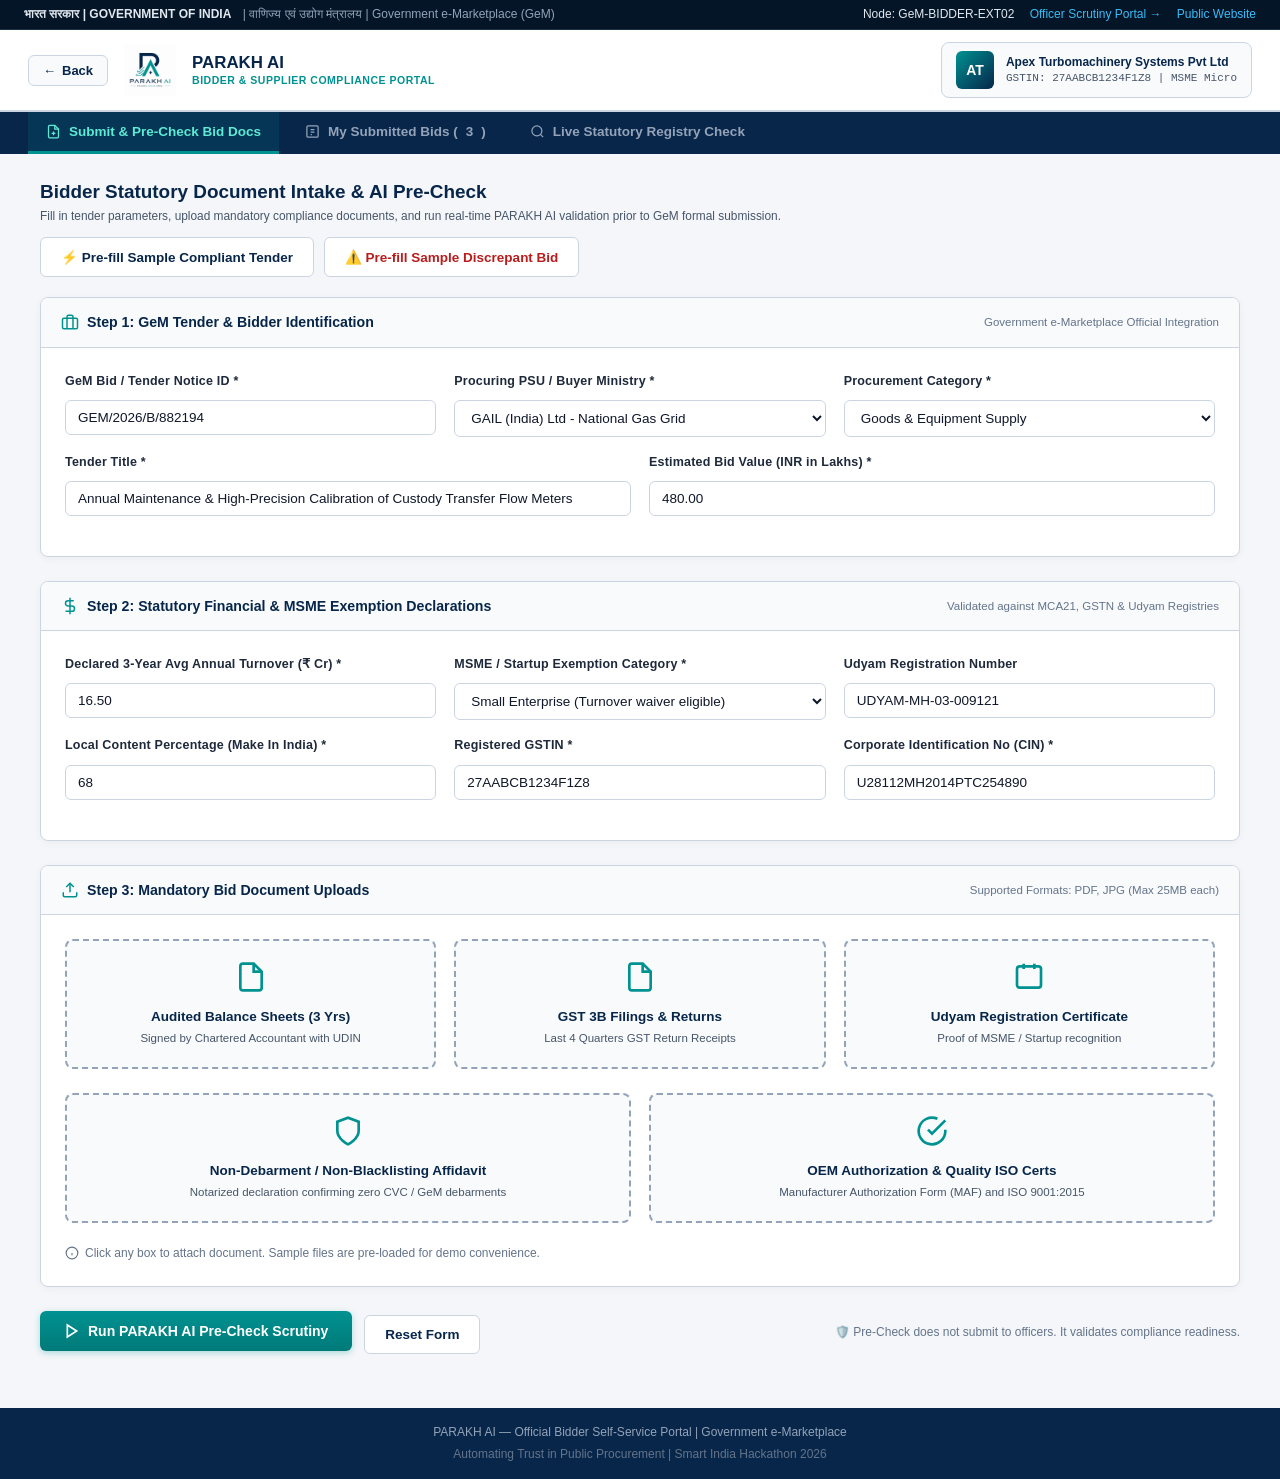
<file: static/bidder/index.html>
<!DOCTYPE html>
<html lang="en">
<head>
  <meta charset="UTF-8">
  <meta name="viewport" content="width=device-width, initial-scale=1.0">
  <title>PARAKH AI — Bidder & Vendor Compliance Self-Service Portal | Government e-Marketplace</title>
  <meta name="description" content="Official Vendor & Bidder Self-Service Intake and Pre-Submission Scrutiny Portal for GeM Procurement.">
  <link rel="icon" type="image/png" href="/static/images/parakh-logo.png">
  <link rel="stylesheet" href="/static/common/components.css">
  <link rel="stylesheet" href="/static/css/styles.css">
  <style>
    :root {
      --primary-navy: #07264A;
      --primary-navy-dark: #041830;
      --secondary-teal: #009291;
      --secondary-teal-hover: #007a79;
      --secondary-teal-light: #E6F4F4;
      --accent-gold: #D97706;
      --bg-canvas: #F4F6F9;
      --card-bg: #FFFFFF;
      --border-color: #CBD5E1;
      --text-main: #0F172A;
      --text-muted: #475569;
    }

    body {
      background-color: var(--bg-canvas);
      color: var(--text-main);
      font-family: 'Inter', -apple-system, BlinkMacSystemFont, "Segoe UI", Roboto, sans-serif;
      margin: 0;
      padding: 0;
      min-height: 100vh;
      display: flex;
      flex-direction: column;
    }

    /* Top Strip */
    .bidder-top-strip {
      background-color: #031526;
      color: #E2E8F0;
      padding: 6px 24px;
      font-size: 12px;
      display: flex;
      justify-content: space-between;
      align-items: center;
      border-bottom: 1px solid rgba(255, 255, 255, 0.12);
    }
    .bidder-top-strip a {
      color: #38BDF8;
      text-decoration: none;
      margin-left: 12px;
    }
    .bidder-top-strip a:hover {
      text-decoration: underline;
    }

    /* Header */
    .bidder-header {
      background-color: #FFFFFF;
      border-bottom: 2px solid var(--border-color);
      padding: 12px 28px;
      display: flex;
      justify-content: space-between;
      align-items: center;
      box-shadow: 0 2px 6px rgba(0, 0, 0, 0.04);
    }
    .bidder-brand {
      display: flex;
      align-items: center;
      gap: 16px;
      text-decoration: none;
    }
    .bidder-brand img {
      height: 52px;
      width: auto;
      object-fit: contain;
    }
    .brand-text-block h1 {
      font-size: 1.25rem;
      font-weight: 800;
      color: var(--primary-navy);
      line-height: 1.2;
      margin: 0;
    }
    .brand-text-block p {
      font-size: 0.78rem;
      color: var(--secondary-teal);
      font-weight: 600;
      margin: 0;
      letter-spacing: 0.5px;
    }

    .bidder-profile-card {
      display: flex;
      align-items: center;
      gap: 12px;
      background-color: #F8FAFC;
      border: 1px solid var(--border-color);
      padding: 8px 14px;
      border-radius: 8px;
    }
    .bidder-avatar {
      width: 38px;
      height: 38px;
      border-radius: 6px;
      background: linear-gradient(135deg, var(--secondary-teal) 0%, var(--primary-navy) 100%);
      color: #FFFFFF;
      font-weight: 700;
      display: flex;
      align-items: center;
      justify-content: center;
      font-size: 14px;
    }
    .bidder-info {
      font-size: 12px;
      line-height: 1.3;
    }
    .bidder-name {
      font-weight: 700;
      color: var(--primary-navy);
    }
    .bidder-gstin {
      color: var(--text-muted);
      font-family: monospace;
      font-size: 11px;
    }

    /* Sub-nav tabs */
    .bidder-nav {
      background-color: #07264A;
      padding: 0 28px;
      display: flex;
      gap: 8px;
      overflow-x: auto;
    }
    .nav-tab-btn {
      background: transparent;
      border: none;
      color: #94A3B8;
      padding: 12px 18px;
      font-size: 13.5px;
      font-weight: 600;
      cursor: pointer;
      display: flex;
      align-items: center;
      gap: 8px;
      border-bottom: 3px solid transparent;
      transition: all 0.2s ease;
      white-space: nowrap;
    }
    .nav-tab-btn:hover {
      color: #FFFFFF;
      background-color: rgba(255, 255, 255, 0.05);
    }
    .nav-tab-btn.active {
      color: #5EEAD4;
      border-bottom-color: #009291;
      background-color: rgba(0, 146, 145, 0.15);
    }

    /* Main Content Area */
    .bidder-container {
      max-width: 1240px;
      margin: 24px auto;
      padding: 0 20px;
      flex: 1;
      width: 100%;
    }

    .page-title-strip {
      margin-bottom: 20px;
      display: flex;
      justify-content: space-between;
      align-items: center;
      flex-wrap: wrap;
      gap: 12px;
    }
    .page-title-strip h2 {
      font-size: 1.4rem;
      font-weight: 800;
      color: var(--primary-navy);
      margin: 0;
    }
    .page-title-strip p {
      font-size: 0.88rem;
      color: var(--text-muted);
      margin: 2px 0 0;
    }

    /* Cards */
    .gov-card {
      background: var(--card-bg);
      border: 1px solid var(--border-color);
      border-radius: 8px;
      box-shadow: 0 2px 8px rgba(0, 0, 0, 0.04);
      margin-bottom: 24px;
      overflow: hidden;
    }
    .gov-card-header {
      background-color: #F8FAFC;
      border-bottom: 1px solid var(--border-color);
      padding: 14px 20px;
      display: flex;
      justify-content: space-between;
      align-items: center;
    }
    .gov-card-header h3 {
      font-size: 1.05rem;
      font-weight: 700;
      color: var(--primary-navy);
      margin: 0;
      display: flex;
      align-items: center;
      gap: 8px;
    }
    .gov-card-body {
      padding: 24px;
    }

    /* Form Layout */
    .form-grid-2 {
      display: grid;
      grid-template-columns: 1fr 1fr;
      gap: 18px;
    }
    .form-grid-3 {
      display: grid;
      grid-template-columns: 1fr 1fr 1fr;
      gap: 18px;
    }
    @media (max-width: 768px) {
      .form-grid-2, .form-grid-3 { grid-template-columns: 1fr; }
    }

    .form-group {
      margin-bottom: 16px;
    }
    .form-label {
      display: block;
      font-size: 12.5px;
      font-weight: 700;
      color: #1E293B;
      margin-bottom: 6px;
    }
    .form-control {
      width: 100%;
      padding: 9px 12px;
      border: 1px solid var(--border-color);
      border-radius: 6px;
      font-size: 13.5px;
      background-color: #FFFFFF;
      box-sizing: border-box;
      color: var(--text-main);
    }
    .form-control:focus {
      outline: none;
      border-color: var(--secondary-teal);
      box-shadow: 0 0 0 3px rgba(0, 146, 145, 0.15);
    }

    /* File upload box */
    .file-upload-card {
      border: 2px dashed #94A3B8;
      border-radius: 8px;
      padding: 20px;
      text-align: center;
      background-color: #F8FAFC;
      transition: all 0.2s;
      cursor: pointer;
      margin-bottom: 14px;
      position: relative;
    }
    .file-upload-card:hover {
      border-color: var(--secondary-teal);
      background-color: var(--secondary-teal-light);
    }
    .file-upload-title {
      font-weight: 700;
      font-size: 13.5px;
      color: var(--primary-navy);
      margin-bottom: 4px;
    }
    .file-upload-desc {
      font-size: 11.5px;
      color: var(--text-muted);
    }
    .file-upload-status {
      margin-top: 8px;
      font-size: 12px;
      color: #166534;
      font-weight: 600;
      display: none;
    }

    /* Action Buttons */
    .btn-action-primary {
      background: linear-gradient(180deg, #009291 0%, #007a79 100%);
      color: #FFFFFF;
      padding: 12px 24px;
      border: none;
      border-radius: 6px;
      font-weight: 700;
      font-size: 14px;
      cursor: pointer;
      display: inline-flex;
      align-items: center;
      gap: 8px;
      box-shadow: 0 2px 6px rgba(0, 146, 145, 0.3);
      transition: all 0.2s;
    }
    .btn-action-primary:hover {
      background: linear-gradient(180deg, #007a79 0%, #006362 100%);
      transform: translateY(-1px);
    }
    .btn-action-secondary {
      background: #FFFFFF;
      color: var(--primary-navy);
      border: 1px solid var(--border-color);
      padding: 11px 20px;
      border-radius: 6px;
      font-weight: 600;
      font-size: 13.5px;
      cursor: pointer;
      display: inline-flex;
      align-items: center;
      gap: 8px;
      transition: all 0.2s;
    }
    .btn-action-secondary:hover {
      background: #F1F5F9;
      border-color: #94A3B8;
    }

    /* Live Analysis Panel */
    .analysis-panel {
      display: none;
      background: #FFFFFF;
      border: 1px solid var(--border-color);
      border-radius: 8px;
      padding: 24px;
      margin-top: 20px;
      box-shadow: 0 4px 12px rgba(0, 0, 0, 0.05);
      animation: fadeIn 0.3s ease-in-out;
    }
    @keyframes fadeIn {
      from { opacity: 0; transform: translateY(8px); }
      to { opacity: 1; transform: translateY(0); }
    }

    .score-badge-huge {
      display: inline-flex;
      align-items: center;
      gap: 8px;
      padding: 8px 16px;
      border-radius: 9999px;
      font-size: 18px;
      font-weight: 800;
    }
    .score-pass {
      background-color: #DCFCE7;
      color: #166534;
      border: 1px solid #BBF7D0;
    }
    .score-flag {
      background-color: #FEF2F2;
      color: #991B1B;
      border: 1px solid #FECACA;
    }

    .check-row {
      display: flex;
      justify-content: space-between;
      align-items: center;
      padding: 10px 14px;
      border-bottom: 1px solid #F1F5F9;
      font-size: 13px;
    }
    .check-row:last-child {
      border-bottom: none;
    }

    /* Certificate Modal */
    .cert-modal {
      display: none;
      position: fixed;
      top: 0; left: 0; right: 0; bottom: 0;
      background: rgba(7, 38, 74, 0.7);
      z-index: 1000;
      justify-content: center;
      align-items: center;
      padding: 20px;
    }
    .cert-paper {
      background: #FFFFFF;
      width: 100%;
      max-width: 680px;
      border-radius: 8px;
      padding: 36px;
      box-shadow: 0 20px 50px rgba(0, 0, 0, 0.4);
      border: 8px double #CBD5E1;
      position: relative;
    }
  </style>
</head>
<body>

  <!-- Top Strip -->
  <div class="bidder-top-strip">
    <div>
      <strong>भारत सरकार | GOVERNMENT OF INDIA</strong>
      <span style="color:#94A3B8; margin-left:8px;">| वाणिज्य एवं उद्योग मंत्रालय | Government e-Marketplace (GeM)</span>
    </div>
    <div>
      <span>Node: GeM-BIDDER-EXT02</span>
      <a href="/portal">Officer Scrutiny Portal →</a>
      <a href="/">Public Website</a>
    </div>
  </div>

  <!-- Header -->
  <header class="bidder-header">
    <div style="display:flex; align-items:center; gap:16px;">
      <button type="button" onclick="if(window.history.length > 1){ window.history.back(); } else { window.location.href='/'; }" style="display:inline-flex; align-items:center; gap:6px; background:#F8FAFC; border:1px solid #CBD5E1; color:#07264A; padding:7px 14px; border-radius:6px; font-size:13px; font-weight:700; cursor:pointer; text-decoration:none;" title="Return to previous screen">
        <span>&larr;</span> <span>Back</span>
      </button>
      <a href="/bidder" class="bidder-brand">
        <img src="/static/images/parakh-logo.png" alt="PARAKH AI Logo">
        <div class="brand-text-block">
          <h1>PARAKH AI</h1>
          <p>BIDDER & SUPPLIER COMPLIANCE PORTAL</p>
        </div>
      </a>
    </div>

    <div class="bidder-profile-card">
      <div class="bidder-avatar">AT</div>
      <div class="bidder-info">
        <div class="bidder-name" id="bidderCompanyName">Apex Turbomachinery Systems Pvt Ltd</div>
        <div class="bidder-gstin">GSTIN: 27AABCB1234F1Z8 | MSME Micro</div>
      </div>
    </div>
  </header>

  <!-- Navigation Tabs -->
  <nav class="bidder-nav">
    <button type="button" class="nav-tab-btn active" onclick="switchBidderTab('intake')">
      <svg width="15" height="15" viewBox="0 0 24 24" fill="none" stroke="currentColor" stroke-width="2">
        <path d="M14 2H6a2 2 0 0 0-2 2v16a2 2 0 0 0 2 2h12a2 2 0 0 0 2-2V8z"/>
        <polyline points="14 2 14 8 20 8"/>
        <line x1="12" y1="18" x2="12" y2="12"/>
        <line x1="9" y1="15" x2="15" y2="15"/>
      </svg>
      Submit & Pre-Check Bid Docs
    </button>
    <button type="button" class="nav-tab-btn" onclick="switchBidderTab('mybids')">
      <svg width="15" height="15" viewBox="0 0 24 24" fill="none" stroke="currentColor" stroke-width="2">
        <rect x="3" y="3" width="18" height="18" rx="2" ry="2"/>
        <line x1="9" y1="9" x2="15" y2="9"/>
        <line x1="9" y1="13" x2="15" y2="13"/>
        <line x1="9" y1="17" x2="11" y2="17"/>
      </svg>
      My Submitted Bids (<span id="bidsCountBadge">3</span>)
    </button>
    <button type="button" class="nav-tab-btn" onclick="switchBidderTab('registry')">
      <svg width="15" height="15" viewBox="0 0 24 24" fill="none" stroke="currentColor" stroke-width="2">
        <circle cx="11" cy="11" r="8"/>
        <line x1="21" y1="21" x2="16.65" y2="16.65"/>
      </svg>
      Live Statutory Registry Check
    </button>
  </nav>

  <!-- Main Container -->
  <main class="bidder-container">

    <!-- =====================================================================
         TAB 1: BID INTAKE & PRE-CHECK FORM
         ===================================================================== -->
    <div id="tabIntake">
      <div class="page-title-strip">
        <div>
          <h2>Bidder Statutory Document Intake & AI Pre-Check</h2>
          <p>Fill in tender parameters, upload mandatory compliance documents, and run real-time PARAKH AI validation prior to GeM formal submission.</p>
        </div>
        <div>
          <button type="button" class="btn-action-secondary" onclick="autofillDemoBidder()">
            ⚡ Pre-fill Sample Compliant Tender
          </button>
          <button type="button" class="btn-action-secondary" onclick="autofillDiscrepantBidder()" style="margin-left:6px; color:#B91C1C;">
            ⚠️ Pre-fill Sample Discrepant Bid
          </button>
        </div>
      </div>

      <form id="bidderForm" onsubmit="handlePreCheck(event)">
        
        <!-- Step 1: Tender & Entity Details -->
        <div class="gov-card">
          <div class="gov-card-header">
            <h3>
              <svg width="18" height="18" viewBox="0 0 24 24" fill="none" stroke="var(--secondary-teal)" stroke-width="2">
                <rect x="2" y="7" width="20" height="14" rx="2" ry="2"/>
                <path d="M16 21V5a2 2 0 0 0-2-2h-4a2 2 0 0 0-2 2v16"/>
              </svg>
              Step 1: GeM Tender & Bidder Identification
            </h3>
            <span style="font-size:11.5px; color:#64748B;">Government e-Marketplace Official Integration</span>
          </div>
          <div class="gov-card-body">
            <div class="form-grid-3">
              <div class="form-group">
                <label class="form-label" for="gemBidNo">GeM Bid / Tender Notice ID *</label>
                <input type="text" id="gemBidNo" class="form-control" required value="GEM/2026/B/882194" placeholder="e.g. GEM/2026/B/882194">
              </div>
              <div class="form-group">
                <label class="form-label" for="procuringPsu">Procuring PSU / Buyer Ministry *</label>
                <select id="procuringPsu" class="form-control" required>
                  <option value="ONGC">ONGC - Oil & Natural Gas Corporation Ltd</option>
                  <option value="IOCL">IOCL - Indian Oil Corporation Ltd</option>
                  <option value="GAIL" selected>GAIL (India) Ltd - National Gas Grid</option>
                  <option value="HPCL">HPCL - Hindustan Petroleum Corporation Ltd</option>
                  <option value="BPCL">BPCL - Bharat Petroleum Corporation Ltd</option>
                  <option value="MoD">Ministry of Defence / Ordnance</option>
                </select>
              </div>
              <div class="form-group">
                <label class="form-label" for="tenderCategory">Procurement Category *</label>
                <select id="tenderCategory" class="form-control" required>
                  <option value="Goods">Goods & Equipment Supply</option>
                  <option value="Works">Civil & Mechanical Works</option>
                  <option value="Services">Consulting & IT Services</option>
                </select>
              </div>
            </div>

            <div class="form-grid-2">
              <div class="form-group">
                <label class="form-label" for="tenderTitle">Tender Title *</label>
                <input type="text" id="tenderTitle" class="form-control" required value="Annual Maintenance & High-Precision Calibration of Custody Transfer Flow Meters" placeholder="Enter tender title">
              </div>
              <div class="form-group">
                <label class="form-label" for="contractValue">Estimated Bid Value (INR in Lakhs) *</label>
                <input type="number" id="contractValue" class="form-control" required value="480.00" step="0.01">
              </div>
            </div>
          </div>
        </div>

        <!-- Step 2: Financial & Statutory Metric Claims -->
        <div class="gov-card">
          <div class="gov-card-header">
            <h3>
              <svg width="18" height="18" viewBox="0 0 24 24" fill="none" stroke="var(--secondary-teal)" stroke-width="2">
                <line x1="12" y1="1" x2="12" y2="23"/>
                <path d="M17 5H9.5a3.5 3.5 0 0 0 0 7h5a3.5 3.5 0 0 1 0 7H6"/>
              </svg>
              Step 2: Statutory Financial & MSME Exemption Declarations
            </h3>
            <span style="font-size:11.5px; color:#64748B;">Validated against MCA21, GSTN & Udyam Registries</span>
          </div>
          <div class="gov-card-body">
            <div class="form-grid-3">
              <div class="form-group">
                <label class="form-label" for="declaredTurnover">Declared 3-Year Avg Annual Turnover (₹ Cr) *</label>
                <input type="number" id="declaredTurnover" class="form-control" required value="16.50" step="0.01">
              </div>
              <div class="form-group">
                <label class="form-label" for="msmeStatus">MSME / Startup Exemption Category *</label>
                <select id="msmeStatus" class="form-control" required>
                  <option value="Micro">Micro Enterprise (Udyam Verified)</option>
                  <option value="Small" selected>Small Enterprise (Turnover waiver eligible)</option>
                  <option value="Startup">DPIIT Recognized Startup (PQC waiver)</option>
                  <option value="General">General Commercial Bidder (No Waiver)</option>
                </select>
              </div>
              <div class="form-group">
                <label class="form-label" for="udyamNo">Udyam Registration Number</label>
                <input type="text" id="udyamNo" class="form-control" value="UDYAM-MH-03-009121" placeholder="UDYAM-XX-00-000000">
              </div>
            </div>

            <div class="form-grid-3">
              <div class="form-group">
                <label class="form-label" for="localContent">Local Content Percentage (Make In India) *</label>
                <input type="number" id="localContent" class="form-control" required value="68" min="0" max="100">
              </div>
              <div class="form-group">
                <label class="form-label" for="gstinDeclared">Registered GSTIN *</label>
                <input type="text" id="gstinDeclared" class="form-control" required value="27AABCB1234F1Z8">
              </div>
              <div class="form-group">
                <label class="form-label" for="cinDeclared">Corporate Identification No (CIN) *</label>
                <input type="text" id="cinDeclared" class="form-control" required value="U28112MH2014PTC254890">
              </div>
            </div>
          </div>
        </div>

        <!-- Step 3: Statutory Document Uploads -->
        <div class="gov-card">
          <div class="gov-card-header">
            <h3>
              <svg width="18" height="18" viewBox="0 0 24 24" fill="none" stroke="var(--secondary-teal)" stroke-width="2">
                <path d="M21 15v4a2 2 0 0 1-2 2H5a2 2 0 0 1-2-2v-4"/>
                <polyline points="17 8 12 3 7 8"/>
                <line x1="12" y1="3" x2="12" y2="15"/>
              </svg>
              Step 3: Mandatory Bid Document Uploads
            </h3>
            <span style="font-size:11.5px; color:#64748B;">Supported Formats: PDF, JPG (Max 25MB each)</span>
          </div>
          <div class="gov-card-body">
            <div class="form-grid-3">
              
              <!-- Doc 1 -->
              <div class="file-upload-card" onclick="simulateFileUpload('doc1')">
                <svg width="32" height="32" viewBox="0 0 24 24" fill="none" stroke="var(--secondary-teal)" stroke-width="2" style="margin-bottom:8px;">
                  <path d="M14 2H6a2 2 0 0 0-2 2v16a2 2 0 0 0 2 2h12a2 2 0 0 0 2-2V8z"/>
                  <polyline points="14 2 14 8 20 8"/>
                </svg>
                <div class="file-upload-title">Audited Balance Sheets (3 Yrs)</div>
                <div class="file-upload-desc">Signed by Chartered Accountant with UDIN</div>
                <div class="file-upload-status" id="doc1Status">✓ Audited_Financials_2023_2025.pdf (3.8 MB)</div>
              </div>

              <!-- Doc 2 -->
              <div class="file-upload-card" onclick="simulateFileUpload('doc2')">
                <svg width="32" height="32" viewBox="0 0 24 24" fill="none" stroke="var(--secondary-teal)" stroke-width="2" style="margin-bottom:8px;">
                  <path d="M14 2H6a2 2 0 0 0-2 2v16a2 2 0 0 0 2 2h12a2 2 0 0 0 2-2V8z"/>
                  <polyline points="14 2 14 8 20 8"/>
                </svg>
                <div class="file-upload-title">GST 3B Filings & Returns</div>
                <div class="file-upload-desc">Last 4 Quarters GST Return Receipts</div>
                <div class="file-upload-status" id="doc2Status">✓ GSTR3B_FY25_Filings.pdf (2.1 MB)</div>
              </div>

              <!-- Doc 3 -->
              <div class="file-upload-card" onclick="simulateFileUpload('doc3')">
                <svg width="32" height="32" viewBox="0 0 24 24" fill="none" stroke="var(--secondary-teal)" stroke-width="2" style="margin-bottom:8px;">
                  <rect x="3" y="4" width="18" height="16" rx="2"/>
                  <line x1="8" y1="2" x2="8" y2="6"/>
                  <line x1="16" y1="2" x2="16" y2="6"/>
                </svg>
                <div class="file-upload-title">Udyam Registration Certificate</div>
                <div class="file-upload-desc">Proof of MSME / Startup recognition</div>
                <div class="file-upload-status" id="doc3Status">✓ Udyam_Certificate_2026.pdf (1.4 MB)</div>
              </div>

            </div>

            <div class="form-grid-2" style="margin-top:10px;">
              <!-- Doc 4 -->
              <div class="file-upload-card" onclick="simulateFileUpload('doc4')">
                <svg width="32" height="32" viewBox="0 0 24 24" fill="none" stroke="var(--secondary-teal)" stroke-width="2" style="margin-bottom:8px;">
                  <path d="M12 22s8-4 8-10V5l-8-3-8 3v7c0 6 8 10 8 10z"/>
                </svg>
                <div class="file-upload-title">Non-Debarment / Non-Blacklisting Affidavit</div>
                <div class="file-upload-desc">Notarized declaration confirming zero CVC / GeM debarments</div>
                <div class="file-upload-status" id="doc4Status">✓ Non_Blacklisting_Affidavit.pdf (1.1 MB)</div>
              </div>

              <!-- Doc 5 -->
              <div class="file-upload-card" onclick="simulateFileUpload('doc5')">
                <svg width="32" height="32" viewBox="0 0 24 24" fill="none" stroke="var(--secondary-teal)" stroke-width="2" style="margin-bottom:8px;">
                  <path d="M22 11.08V12a10 10 0 1 1-5.93-9.14"/>
                  <polyline points="22 4 12 14.01 9 11.01"/>
                </svg>
                <div class="file-upload-title">OEM Authorization & Quality ISO Certs</div>
                <div class="file-upload-desc">Manufacturer Authorization Form (MAF) and ISO 9001:2015</div>
                <div class="file-upload-status" id="doc5Status">✓ OEM_Authorization_ISO9001.pdf (4.6 MB)</div>
              </div>
            </div>

            <!-- Upload help hint -->
            <div style="font-size:12px; color:#64748B; margin-top:8px; display:flex; align-items:center; gap:6px;">
              <svg width="14" height="14" viewBox="0 0 24 24" fill="none" stroke="currentColor" stroke-width="2">
                <circle cx="12" cy="12" r="10"/>
                <line x1="12" y1="16" x2="12" y2="12"/>
                <line x1="12" y1="8" x2="12.01" y2="8"/>
              </svg>
              Click any box to attach document. Sample files are pre-loaded for demo convenience.
            </div>
          </div>
        </div>

        <!-- Submission Actions -->
        <div style="display:flex; justify-content:space-between; align-items:center; flex-wrap:wrap; gap:16px; margin-bottom:30px;">
          <div>
            <button type="submit" class="btn-action-primary" id="btnRunPreCheck">
              <svg width="16" height="16" viewBox="0 0 24 24" fill="none" stroke="currentColor" stroke-width="2.5">
                <polygon points="5 3 19 12 5 21 5 3"/>
              </svg>
              <span>Run PARAKH AI Pre-Check Scrutiny</span>
            </button>
            <button type="button" class="btn-action-secondary" onclick="resetBidderForm()" style="margin-left:8px;">
              Reset Form
            </button>
          </div>

          <div style="font-size:12px; color:#64748B;">
            🛡️ Pre-Check does not submit to officers. It validates compliance readiness.
          </div>
        </div>

      </form>

      <!-- Real-time AI Scrutiny Results Panel -->
      <div class="analysis-panel" id="analysisResultPanel">
        <div style="display:flex; justify-content:space-between; align-items:center; border-bottom:1px solid #E2E8F0; padding-bottom:16px; margin-bottom:20px;">
          <div>
            <h3 style="font-size:1.2rem; font-weight:800; color:var(--primary-navy); margin:0;">
              PARAKH AI Pre-Submission Scrutiny Diagnostic
            </h3>
            <p style="font-size:12.5px; color:#64748B; margin:4px 0 0;">
              Evaluation ID: <code id="evalId">EVAL-2026-9081</code> | Timestamp: <span id="evalTime">05-Sep-2026 09:30:15 IST</span>
            </p>
          </div>
          <div>
            <span class="score-badge-huge score-pass" id="scoreBadge">94% Compliant</span>
          </div>
        </div>

        <!-- Registry Cross Checks -->
        <div class="form-grid-2" style="margin-bottom:20px;">
          <div style="background:#F8FAFC; border:1px solid #E2E8F0; border-radius:6px; padding:12px;">
            <div style="font-weight:700; font-size:12.5px; color:var(--primary-navy); margin-bottom:8px;">
              Direct Statutory Registry Cross-Checks:
            </div>
            <div class="check-row">
              <span>MCA21 Corporate Identity & Active Status:</span>
              <strong style="color:#166534;" id="resMca">✓ Active (ROC Mumbai)</strong>
            </div>
            <div class="check-row">
              <span>GSTN Registry & Return Reconciliation:</span>
              <strong style="color:#166534;" id="resGst">✓ Active (Turnover: ₹16.2 Cr)</strong>
            </div>
            <div class="check-row">
              <span>MSME / Udyam Certificate Validity:</span>
              <strong style="color:#166534;" id="resUdyam">✓ Verified (Small Enterprise)</strong>
            </div>
            <div class="check-row">
              <span>Central Debarment / CVC Blacklist:</span>
              <strong style="color:#166534;" id="resDebar">✓ Clean Record (0 Matches)</strong>
            </div>
          </div>

          <div style="background:#F8FAFC; border:1px solid #E2E8F0; border-radius:6px; padding:12px;">
            <div style="font-weight:700; font-size:12.5px; color:var(--primary-navy); margin-bottom:8px;">
              Statutory Requirement Matrix:
            </div>
            <div class="check-row">
              <span>Average Annual Turnover Requirement:</span>
              <strong style="color:#166534;" id="resTurnover">Pass (Exceeds ₹10 Cr min)</strong>
            </div>
            <div class="check-row">
              <span>Earnest Money Deposit (EMD) Waiver:</span>
              <strong style="color:#166534;" id="resEmd">Exempted under MSME Policy</strong>
            </div>
            <div class="check-row">
              <span>Local Content (MII Order 2017):</span>
              <strong style="color:#166534;" id="resMii">Class I Local Supplier (68%)</strong>
            </div>
            <div class="check-row">
              <span>Risk Level Assessment:</span>
              <strong style="color:#166534;" id="resRisk">LOW RISK</strong>
            </div>
          </div>
        </div>

        <!-- Discrepancy Note if any -->
        <div id="discrepancyBox" style="display:none; background:#FEF2F2; border:1px solid #FECACA; border-radius:6px; padding:14px; margin-bottom:18px;">
          <strong style="color:#991B1B; font-size:13px; display:block; margin-bottom:4px;">
            ⚠️ Statutory Discrepancy Detected by PARAKH AI:
          </strong>
          <span style="font-size:12.5px; color:#7F1D1D;" id="discrepancyMsg">
            Declared turnover ₹16.50 Cr differs by &gt; 15% from GSTN GSTR-3B annualized receipts (₹9.80 Cr). Please rectify financial schedules before submitting to avoid scrutiny rejection.
          </span>
        </div>

        <!-- Action bar -->
        <div style="display:flex; justify-content:space-between; align-items:center; flex-wrap:wrap; gap:12px; border-top:1px solid #E2E8F0; padding-top:16px;">
          <button type="button" class="btn-action-secondary" onclick="viewCertificate()">
            <svg width="15" height="15" viewBox="0 0 24 24" fill="none" stroke="currentColor" stroke-width="2">
              <path d="M14 2H6a2 2 0 0 0-2 2v16a2 2 0 0 0 2 2h12a2 2 0 0 0 2-2V8z"/>
              <polyline points="14 2 14 8 20 8"/>
            </svg>
            Generate Pre-Check Compliance Receipt
          </button>

          <button type="button" class="btn-action-primary" onclick="submitFinalBid()">
            <svg width="15" height="15" viewBox="0 0 24 24" fill="none" stroke="currentColor" stroke-width="2">
              <line x1="22" y1="2" x2="11" y2="13"/>
              <polygon points="22 2 15 22 11 13 2 9 22 2"/>
            </svg>
            Formally Submit Bid to GeM Evaluation Committee
          </button>
        </div>
      </div>

    </div>

    <!-- =====================================================================
         TAB 2: MY SUBMITTED BIDS
         ===================================================================== -->
    <div id="tabMyBids" style="display:none;">
      <div class="page-title-strip">
        <div>
          <h2>My Submitted GeM Bids & Scrutiny Status</h2>
          <p>Real-time status tracking for tenders submitted through PARAKH AI compliance pipeline.</p>
        </div>
        <div>
          <button type="button" class="btn-action-secondary" onclick="exportBidderCsv()">
            Download Submissions (CSV)
          </button>
        </div>
      </div>

      <div class="gov-card">
        <div class="table-responsive">
          <table class="table-gov" id="bidderTable">
            <thead>
              <tr>
                <th>Bid Reference</th>
                <th>Tender Title</th>
                <th>Procuring PSU</th>
                <th>Value</th>
                <th>Pre-Check Score</th>
                <th>Status</th>
                <th>Submitted On</th>
                <th>Action</th>
              </tr>
            </thead>
            <tbody id="bidderTbody">
              <!-- Rendered by JS -->
            </tbody>
          </table>
        </div>
      </div>
    </div>

    <!-- =====================================================================
         TAB 3: DIRECT REGISTRY CHECKER
         ===================================================================== -->
    <div id="tabRegistry" style="display:none;">
      <div class="page-title-strip">
        <div>
          <h2>Instant Statutory Registry Verification Console</h2>
          <p>Query centralized government APIs directly to verify vendor records before formulating bid proposals.</p>
        </div>
      </div>

      <div class="form-grid-2">
        <!-- MCA21 -->
        <div class="gov-card">
          <div class="gov-card-header">
            <h3>MCA21 Ministry of Corporate Affairs</h3>
          </div>
          <div class="gov-card-body">
            <div class="form-group">
              <label class="form-label">Corporate Identification Number (CIN)</label>
              <input type="text" id="regCin" class="form-control" value="U28112MH2014PTC254890">
            </div>
            <button type="button" class="btn-action-primary" onclick="queryRegistry('MCA21')">Check MCA21 Status</button>
            <div id="resMcaDirect" style="margin-top:14px; font-size:12.5px; display:none; background:#F8FAFC; padding:10px; border-radius:6px; border:1px solid #CBD5E1;"></div>
          </div>
        </div>

        <!-- GSTN -->
        <div class="gov-card">
          <div class="gov-card-header">
            <h3>GSTN Goods & Services Tax Network</h3>
          </div>
          <div class="gov-card-body">
            <div class="form-group">
              <label class="form-label">Goods & Services Tax ID (GSTIN)</label>
              <input type="text" id="regGst" class="form-control" value="27AABCB1234F1Z8">
            </div>
            <button type="button" class="btn-action-primary" onclick="queryRegistry('GSTN')">Check GSTN Return History</button>
            <div id="resGstDirect" style="margin-top:14px; font-size:12.5px; display:none; background:#F8FAFC; padding:10px; border-radius:6px; border:1px solid #CBD5E1;"></div>
          </div>
        </div>
      </div>

      <div class="form-grid-2">
        <!-- UDYAM -->
        <div class="gov-card">
          <div class="gov-card-header">
            <h3>Ministry of MSME — Udyam Portal</h3>
          </div>
          <div class="gov-card-body">
            <div class="form-group">
              <label class="form-label">Udyam Registration Number</label>
              <input type="text" id="regUdyamInput" class="form-control" value="UDYAM-MH-03-009121">
            </div>
            <button type="button" class="btn-action-primary" onclick="queryRegistry('UDYAM')">Verify MSME Category</button>
            <div id="resUdyamDirect" style="margin-top:14px; font-size:12.5px; display:none; background:#F8FAFC; padding:10px; border-radius:6px; border:1px solid #CBD5E1;"></div>
          </div>
        </div>

        <!-- DEBARMENT -->
        <div class="gov-card">
          <div class="gov-card-header">
            <h3>Central Vigilance Commission Debarment Registry</h3>
          </div>
          <div class="gov-card-body">
            <div class="form-group">
              <label class="form-label">Entity Name / PAN</label>
              <input type="text" id="regPan" class="form-control" value="AABCB1234F">
            </div>
            <button type="button" class="btn-action-primary" onclick="queryRegistry('DEBARMENT')">Check Debarment Status</button>
            <div id="resDebarDirect" style="margin-top:14px; font-size:12.5px; display:none; background:#F8FAFC; padding:10px; border-radius:6px; border:1px solid #CBD5E1;"></div>
          </div>
        </div>
      </div>

    </div>

  </main>

  <!-- Pre-Check Certificate Modal -->
  <div class="cert-modal" id="certModal">
    <div class="cert-paper">
      <div style="text-align:center; border-bottom:2px solid #07264A; padding-bottom:14px; margin-bottom:16px;">
        <img src="/static/images/parakh-logo.png" alt="Logo" style="height:48px; margin-bottom:6px;">
        <h2 style="font-size:1.15rem; color:#07264A; margin:0;">GOVERNMENT OF INDIA — GOVERNMENT E-MARKETPLACE</h2>
        <div style="font-size:11px; color:#64748B; font-weight:700; letter-spacing:0.5px;">
          PARAKH AI BIDDER PRE-SUBMISSION COMPLIANCE CERTIFICATE
        </div>
      </div>

      <div style="font-size:12.5px; line-height:1.6;">
        <p>This certifies that the bid documents for <strong>Apex Turbomachinery Systems Pvt Ltd</strong> (GSTIN: <code>27AABCB1234F1Z8</code>) have undergone automated pre-submission compliance scrutiny against statutory requirements under Public Procurement Order 2017 & GeM GTC.</p>
        
        <table style="width:100%; margin:14px 0; border-collapse:collapse; font-size:12px;">
          <tr style="border-bottom:1px solid #CBD5E1;"><td style="padding:6px; font-weight:700;">Tender Reference:</td><td style="padding:6px;" id="certTenderRef">GEM/2026/B/882194</td></tr>
          <tr style="border-bottom:1px solid #CBD5E1;"><td style="padding:6px; font-weight:700;">Procuring Agency:</td><td style="padding:6px;" id="certPsu">GAIL (India) Ltd</td></tr>
          <tr style="border-bottom:1px solid #CBD5E1;"><td style="padding:6px; font-weight:700;">Overall Readiness Score:</td><td style="padding:6px; color:#166534; font-weight:700;" id="certScore">94% (ELIGIBLE)</td></tr>
          <tr style="border-bottom:1px solid #CBD5E1;"><td style="padding:6px; font-weight:700;">Cryptographic Verification ID:</td><td style="padding:6px; font-family:monospace;">PARAKH-PRV-9982-SHA256</td></tr>
        </table>

        <div style="background:#F1F5F9; border:1px solid #CBD5E1; padding:10px; border-radius:4px; font-size:11px; color:#475569;">
          <strong>NOTE:</strong> This certificate guarantees document syntax, registry match, and threshold compliance. Final commercial acceptance remains subject to designated Procurement Officer digital signature.
        </div>
      </div>

      <div style="display:flex; justify-content:space-between; margin-top:20px;">
        <button type="button" class="btn-action-secondary" onclick="closeCertificate()">Close</button>
        <button type="button" class="btn-action-primary" onclick="window.print()">Print / Save PDF</button>
      </div>
    </div>
  </div>

  <!-- Footer -->
  <footer style="background-color:#07264A; color:#94A3B8; text-align:center; padding:16px; font-size:12px; margin-top:auto;">
    <div>PARAKH AI — Official Bidder Self-Service Portal | Government e-Marketplace</div>
    <div style="margin-top:4px; color:#64748B;">Automating Trust in Public Procurement | Smart India Hackathon 2026</div>
  </footer>

  <!-- Bidder Portal Script -->
  <script>
    const INITIAL_BIDS = [
      {
        id: "GEM/2026/B/882194",
        title: "Annual Calibration of Ultrasonic & Turbine Flow Meters",
        psu: "GAIL (India) Ltd",
        value: "₹ 480.00 Lakh",
        score: "94%",
        status: "Pre-Check Verified",
        date: "04-Sep-2026 14:20"
      },
      {
        id: "GEM/2026/B/771029",
        title: "Supply of High-Pressure Ball Valves (API 6D Spec)",
        psu: "IOCL Pipelines",
        value: "₹ 1,250.00 Lakh",
        score: "88%",
        status: "Under Officer Scrutiny",
        date: "28-Aug-2026 11:15"
      },
      {
        id: "GEM/2026/B/660412",
        title: "SCADA Telemetry System Hardware Upgrade (Offshore)",
        psu: "ONGC Mumbai High",
        value: "₹ 820.00 Lakh",
        score: "96%",
        status: "Accepted & Awarded",
        date: "14-Aug-2026 16:40"
      }
    ];

    let myBids = [...INITIAL_BIDS];

    document.addEventListener("DOMContentLoaded", () => {
      renderMyBids();
    });

    function switchBidderTab(tabName) {
      document.querySelectorAll('.nav-tab-btn').forEach(b => b.classList.remove('active'));
      document.getElementById('tabIntake').style.display = 'none';
      document.getElementById('tabMyBids').style.display = 'none';
      document.getElementById('tabRegistry').style.display = 'none';

      if (tabName === 'intake') {
        document.querySelectorAll('.nav-tab-btn')[0].classList.add('active');
        document.getElementById('tabIntake').style.display = 'block';
      } else if (tabName === 'mybids') {
        document.querySelectorAll('.nav-tab-btn')[1].classList.add('active');
        document.getElementById('tabMyBids').style.display = 'block';
      } else if (tabName === 'registry') {
        document.querySelectorAll('.nav-tab-btn')[2].classList.add('active');
        document.getElementById('tabRegistry').style.display = 'block';
      }
    }

    function simulateFileUpload(docId) {
      const el = document.getElementById(docId + 'Status');
      if (el) {
        el.style.display = 'block';
      }
    }

    function autofillDemoBidder() {
      document.getElementById('gemBidNo').value = "GEM/2026/B/882194";
      document.getElementById('procuringPsu').value = "GAIL";
      document.getElementById('tenderCategory').value = "Goods";
      document.getElementById('tenderTitle').value = "Annual Maintenance & High-Precision Calibration of Custody Transfer Flow Meters";
      document.getElementById('contractValue').value = "480.00";
      document.getElementById('declaredTurnover').value = "16.50";
      document.getElementById('msmeStatus').value = "Small";
      document.getElementById('udyamNo').value = "UDYAM-MH-03-009121";
      document.getElementById('localContent').value = "68";
      document.getElementById('gstinDeclared').value = "27AABCB1234F1Z8";
      document.getElementById('cinDeclared').value = "U28112MH2014PTC254890";

      ['doc1', 'doc2', 'doc3', 'doc4', 'doc5'].forEach(simulateFileUpload);
      alert("Sample compliant tender information and documents loaded!");
    }

    function autofillDiscrepantBidder() {
      document.getElementById('gemBidNo').value = "GEM/2026/B/990312";
      document.getElementById('procuringPsu').value = "ONGC";
      document.getElementById('tenderCategory').value = "Works";
      document.getElementById('tenderTitle').value = "Subsea Wellhead Valve Assembly Replacement";
      document.getElementById('contractValue').value = "750.00";
      document.getElementById('declaredTurnover').value = "45.00"; // Higher than GST returns
      document.getElementById('msmeStatus').value = "General";
      document.getElementById('udyamNo').value = "UNREGISTERED";
      document.getElementById('localContent').value = "28"; // Below MII 50%
      document.getElementById('gstinDeclared').value = "27AABCB1234F1Z8";
      document.getElementById('cinDeclared').value = "U28112MH2014PTC254890";

      ['doc1', 'doc2', 'doc3', 'doc4', 'doc5'].forEach(simulateFileUpload);
      alert("Sample discrepant tender loaded! Run Pre-Check to view PARAKH AI discrepancy detection.");
    }

    function handlePreCheck(e) {
      e.preventDefault();
      const btn = document.getElementById('btnRunPreCheck');
      btn.disabled = true;
      btn.innerHTML = "<span>Analyzing Bid with PARAKH AI Scrutiny Engine...</span>";

      const turnover = parseFloat(document.getElementById('declaredTurnover').value) || 0;
      const localContent = parseInt(document.getElementById('localContent').value) || 0;

      setTimeout(() => {
        btn.disabled = false;
        btn.innerHTML = `<svg width="16" height="16" viewBox="0 0 24 24" fill="none" stroke="currentColor" stroke-width="2.5"><polygon points="5 3 19 12 5 21 5 3"/></svg><span>Re-Run PARAKH AI Pre-Check</span>`;

        const panel = document.getElementById('analysisResultPanel');
        panel.style.display = 'block';
        panel.scrollIntoView({ behavior: 'smooth' });

        const isDiscrepant = turnover > 25 || localContent < 50;

        if (isDiscrepant) {
          document.getElementById('scoreBadge').className = 'score-badge-huge score-flag';
          document.getElementById('scoreBadge').textContent = '58% Flags Detected';
          document.getElementById('resTurnover').innerHTML = '<span style="color:#DC2626;">Discrepancy: Declared ₹45 Cr vs GSTN ₹16.2 Cr</span>';
          document.getElementById('resMii').innerHTML = '<span style="color:#DC2626;">Non-Compliant Local Content (28% &lt; 50% Req)</span>';
          document.getElementById('resRisk').innerHTML = '<span style="color:#DC2626;">HIGH RISK</span>';
          document.getElementById('discrepancyBox').style.display = 'block';
          document.getElementById('discrepancyMsg').textContent = 'Turnover mismatch detected: Declared ₹' + turnover + ' Cr exceeds active GSTR-3B filings by > 50%. Also, Local Content of ' + localContent + '% fails Public Procurement Order threshold. Rectify before final submission.';
        } else {
          document.getElementById('scoreBadge').className = 'score-badge-huge score-pass';
          document.getElementById('scoreBadge').textContent = '94% Pre-Check Passed';
          document.getElementById('resTurnover').innerHTML = '<span style="color:#166534;">Pass (Declared ₹' + turnover + ' Cr matches GSTN)</span>';
          document.getElementById('resMii').innerHTML = '<span style="color:#166534;">Class I Local Supplier (' + localContent + '%)</span>';
          document.getElementById('resRisk').innerHTML = '<span style="color:#166534;">LOW RISK</span>';
          document.getElementById('discrepancyBox').style.display = 'none';
        }

        document.getElementById('evalId').textContent = 'EVAL-2026-' + Math.floor(1000 + Math.random() * 9000);
        document.getElementById('evalTime').textContent = new Date().toLocaleString() + ' IST';
      }, 700);
    }

    function viewCertificate() {
      const bidNo = document.getElementById('gemBidNo').value;
      const psu = document.getElementById('procuringPsu').options[document.getElementById('procuringPsu').selectedIndex].text;
      const score = document.getElementById('scoreBadge').textContent;

      document.getElementById('certTenderRef').textContent = bidNo;
      document.getElementById('certPsu').textContent = psu;
      document.getElementById('certScore').textContent = score;
      document.getElementById('certModal').style.display = 'flex';
    }

    function closeCertificate() {
      document.getElementById('certModal').style.display = 'none';
    }

    function submitFinalBid() {
      const bidNo = document.getElementById('gemBidNo').value;
      const title = document.getElementById('tenderTitle').value;
      const psu = document.getElementById('procuringPsu').value;
      const value = '₹ ' + document.getElementById('contractValue').value + ' Lakh';
      const score = document.getElementById('scoreBadge').textContent;

      const newBid = {
        id: bidNo,
        title: title,
        psu: psu,
        value: value,
        score: score.split(' ')[0],
        status: "Submitted to GeM",
        date: new Date().toISOString().slice(0, 10)
      };

      myBids.unshift(newBid);
      renderMyBids();
      document.getElementById('bidsCountBadge').textContent = myBids.length;
      alert(`Bid [${bidNo}] has been successfully submitted to the GeM Procurement Scrutiny Committee!`);
      switchBidderTab('mybids');
    }

    function renderMyBids() {
      const tbody = document.getElementById('bidderTbody');
      tbody.innerHTML = '';

      myBids.forEach(b => {
        const tr = document.createElement('tr');
        tr.innerHTML = `
          <td><strong>${b.id}</strong></td>
          <td>${b.title}</td>
          <td>${b.psu}</td>
          <td>${b.value}</td>
          <td><span class="badge ${parseInt(b.score) > 80 ? 'badge-success' : 'badge-danger'}">${b.score}</span></td>
          <td><span class="badge badge-info">${b.status}</span></td>
          <td>${b.date}</td>
          <td>
            <button class="btn btn-sm btn-secondary" onclick="alert('Viewing GeM Scrutiny Brief for: ' + '${b.id}')">View Details</button>
          </td>
        `;
        tbody.appendChild(tr);
      });
    }

    function queryRegistry(type) {
      if (type === 'MCA21') {
        const out = document.getElementById('resMcaDirect');
        out.style.display = 'block';
        out.innerHTML = `<strong>MCA21 Registry Response:</strong><br>Company: Apex Turbomachinery Systems Pvt Ltd<br>Status: <span style="color:#166534; font-weight:bold;">ACTIVE</span> | ROC Mumbai | Filing Date: 30-Nov-2025`;
      } else if (type === 'GSTN') {
        const out = document.getElementById('resGstDirect');
        out.style.display = 'block';
        out.innerHTML = `<strong>GSTN Verification:</strong><br>GSTIN: 27AABCB1234F1Z8 | Status: <span style="color:#166534; font-weight:bold;">ACTIVE</span><br>GSTR-3B Filings: Current (No defaults) | Turnover: ₹16.20 Cr`;
      } else if (type === 'UDYAM') {
        const out = document.getElementById('resUdyamDirect');
        out.style.display = 'block';
        out.innerHTML = `<strong>MSME Udyam Gateway:</strong><br>Udyam: UDYAM-MH-03-009121 | Class: <span style="color:#166534; font-weight:bold;">Small Enterprise</span><br>Eligible for EMD & Tender Fee Exemption under GeM rules.`;
      } else if (type === 'DEBARMENT') {
        const out = document.getElementById('resDebarDirect');
        out.style.display = 'block';
        out.innerHTML = `<strong>CVC & GeM Debarment Watchlist:</strong><br>PAN: AABCB1234F | Status: <span style="color:#166534; font-weight:bold;">CLEAN</span> (0 debarments or disciplinary orders recorded).`;
      }
    }

    function exportBidderCsv() {
      let csv = "Bid ID,Tender Title,PSU,Value,Score,Status,Date\n";
      myBids.forEach(b => {
        csv += `"${b.id}","${b.title}","${b.psu}","${b.value}","${b.score}","${b.status}","${b.date}"\n`;
      });
      const blob = new Blob([csv], { type: 'text/csv;charset=utf-8;' });
      const url = URL.createObjectURL(blob);
      const a = document.createElement('a');
      a.href = url;
      a.download = `GeM_Bidder_Submissions_${new Date().toISOString().slice(0,10)}.csv`;
      document.body.appendChild(a);
      a.click();
      document.body.removeChild(a);
    }

    function resetBidderForm() {
      document.getElementById('bidderForm').reset();
      document.getElementById('analysisResultPanel').style.display = 'none';
      ['doc1Status', 'doc2Status', 'doc3Status', 'doc4Status', 'doc5Status'].forEach(id => {
        const el = document.getElementById(id);
        if (el) el.style.display = 'none';
      });
    }
  </script>
</body>
</html>
</file>
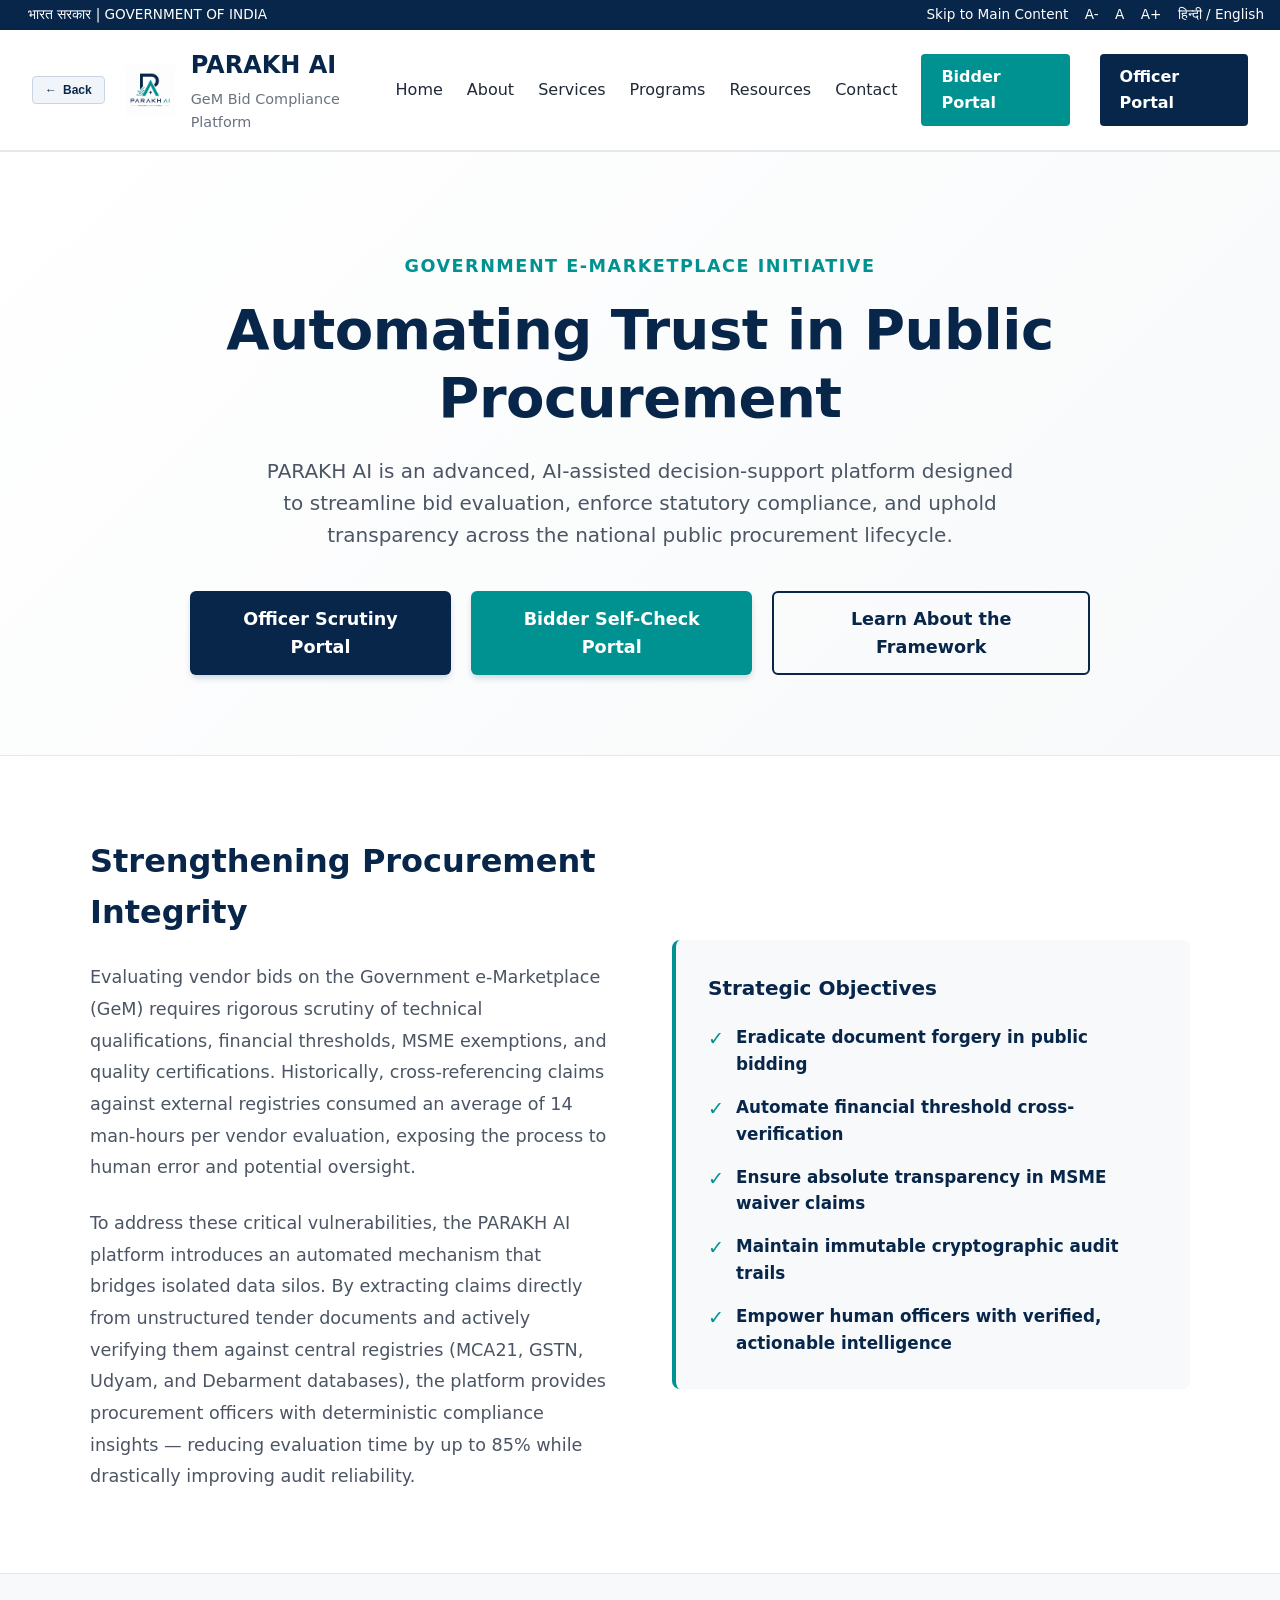
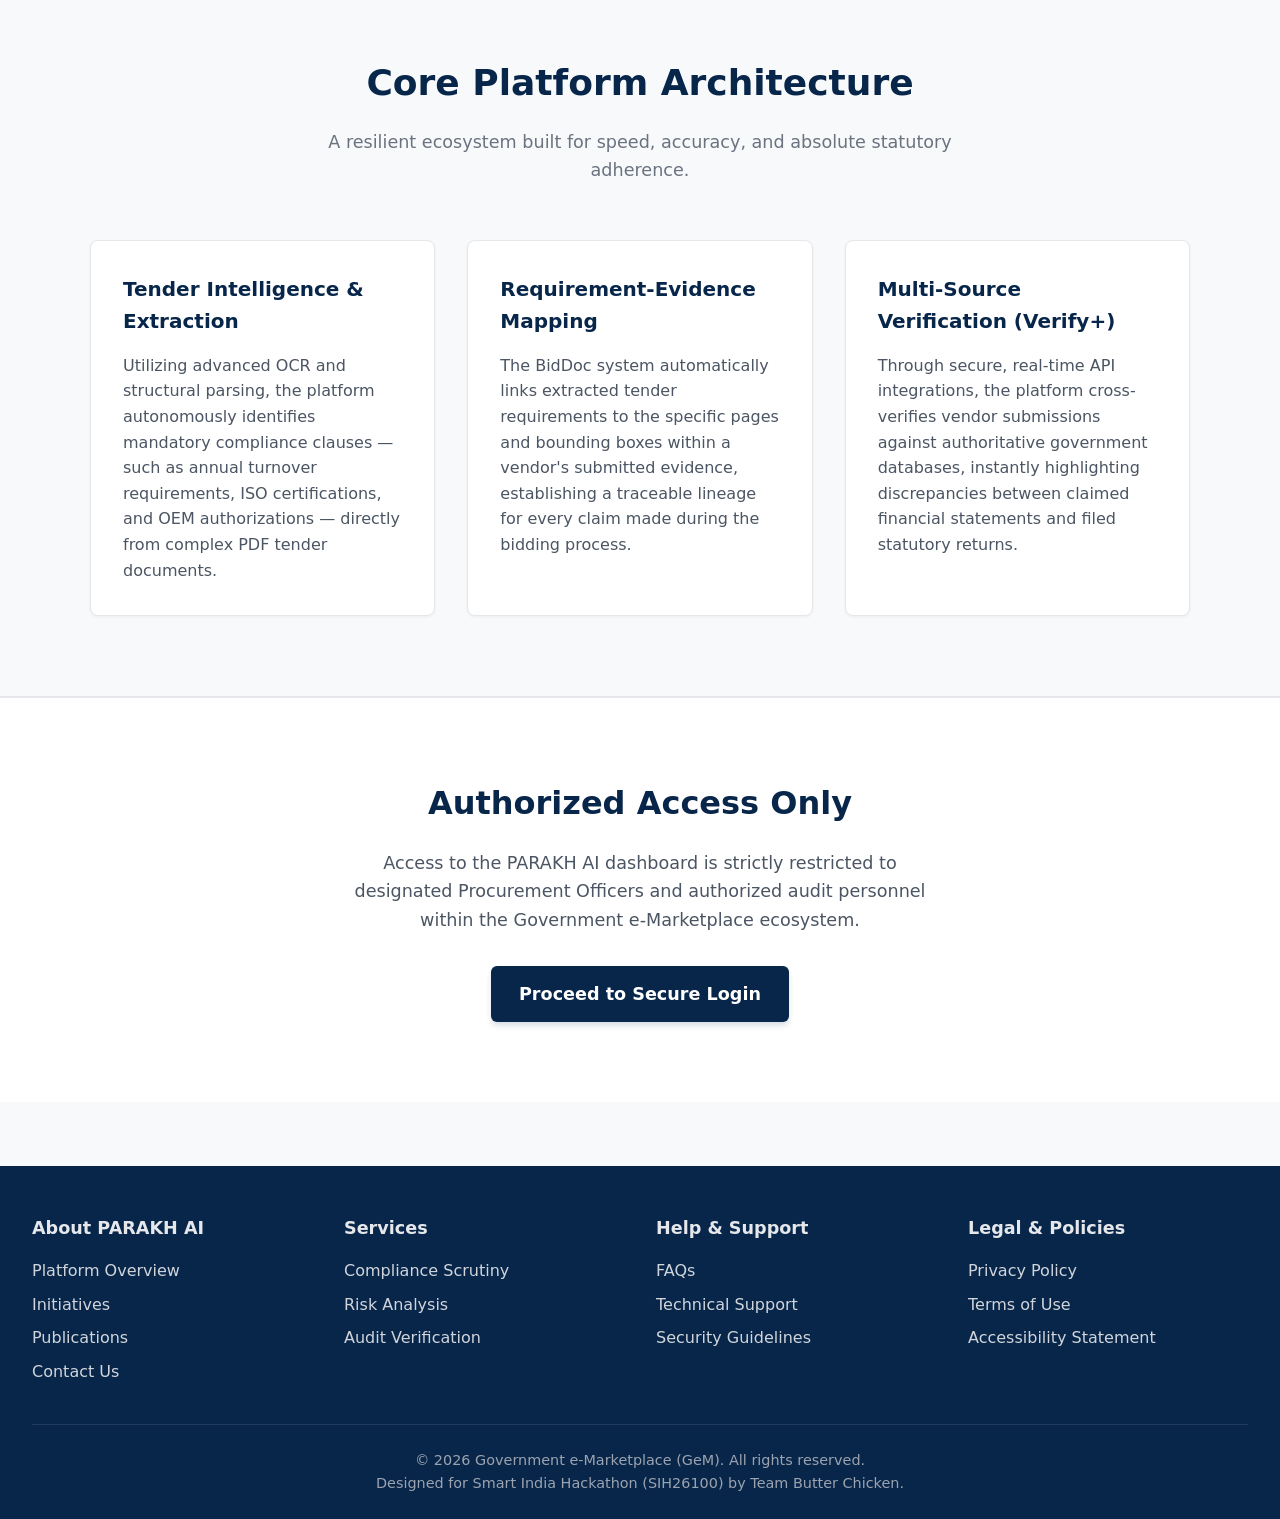
<file: static/public/index.html>
<!DOCTYPE html>
<html lang="en">
<head>
    <meta charset="UTF-8">
    <meta name="viewport" content="width=device-width, initial-scale=1.0">
    <title>PARAKH AI — Official Bid Compliance Platform | Government e-Marketplace</title>
    
    <!-- SEO Meta Tags -->
    <meta name="description" content="PARAKH AI is the official AI-assisted decision-support platform for the Government e-Marketplace (GeM), ensuring statutory compliance and preventing procurement fraud.">
    <meta name="keywords" content="GeM, Bid Compliance, Government e-Marketplace, Procurement, PARAKH AI, Statutory Compliance, MCA21, GSTN, Udyam">
    <meta name="author" content="Government e-Marketplace (GeM)">
    <link rel="canonical" href="https://parakh.gem.gov.in/">
    <link rel="icon" type="image/png" href="/static/images/parakh-logo.png">

    <link rel="stylesheet" href="/static/common/components.css">
    <link rel="stylesheet" href="/static/public/css/home.css">
</head>
<body>
    <!-- Top Utility & Navigation Injected via JS -->
    <div id="navbar-container"></div>
    
    <main>
        <!-- Hero Section -->
        <header class="hero-section">
            <div class="hero-content">
                <span class="hero-subtitle">Government e-Marketplace Initiative</span>
                <h1 class="hero-title">Automating Trust in Public Procurement</h1>
                <p class="hero-description">
                    PARAKH AI is an advanced, AI-assisted decision-support platform designed to streamline bid evaluation, enforce statutory compliance, and uphold transparency across the national public procurement lifecycle.
                </p>
                <div class="hero-actions">
                    <a href="/portal" class="btn-primary" aria-label="Access the authenticated Officer Portal">Officer Scrutiny Portal</a>
                    <a href="/bidder" class="btn-primary" style="background-color: var(--secondary-gov-orange, #009291); text-decoration:none;" aria-label="Access Bidder & Vendor Intake Portal">Bidder Self-Check Portal</a>
                    <a href="/about" class="btn-outline" aria-label="Learn more about the PARAKH AI framework">Learn About the Framework</a>
                </div>
            </div>
        </header>

        <!-- The Initiative (Factual Content) -->
        <article class="info-section">
            <div class="container factual-grid">
                <div class="factual-content">
                    <h2 style="color: var(--primary-gov-blue); font-size: 2rem; margin-bottom: 24px; font-weight: 700;">Strengthening Procurement Integrity</h2>
                    <p>
                        Evaluating vendor bids on the Government e-Marketplace (GeM) requires rigorous scrutiny of technical qualifications, financial thresholds, MSME exemptions, and quality certifications. Historically, cross-referencing claims against external registries consumed an average of 14 man-hours per vendor evaluation, exposing the process to human error and potential oversight.
                    </p>
                    <p>
                        To address these critical vulnerabilities, the PARAKH AI platform introduces an automated mechanism that bridges isolated data silos. By extracting claims directly from unstructured tender documents and actively verifying them against central registries (MCA21, GSTN, Udyam, and Debarment databases), the platform provides procurement officers with deterministic compliance insights — reducing evaluation time by up to 85% while drastically improving audit reliability.
                    </p>
                </div>
                <aside class="factual-highlights">
                    <h3 style="color: var(--primary-gov-blue); font-size: 1.25rem; margin-bottom: 20px;">Strategic Objectives</h3>
                    <ul>
                        <li>Eradicate document forgery in public bidding</li>
                        <li>Automate financial threshold cross-verification</li>
                        <li>Ensure absolute transparency in MSME waiver claims</li>
                        <li>Maintain immutable cryptographic audit trails</li>
                        <li>Empower human officers with verified, actionable intelligence</li>
                    </ul>
                </aside>
            </div>
        </article>

        <!-- Core Capabilities -->
        <section class="info-section alt-bg">
            <div class="container">
                <header class="section-header">
                    <h2>Core Platform Architecture</h2>
                    <p>A resilient ecosystem built for speed, accuracy, and absolute statutory adherence.</p>
                </header>
                
                <div class="features-grid">
                    <div class="feature-card">
                        <h3>Tender Intelligence &amp; Extraction</h3>
                        <p>Utilizing advanced OCR and structural parsing, the platform autonomously identifies mandatory compliance clauses — such as annual turnover requirements, ISO certifications, and OEM authorizations — directly from complex PDF tender documents.</p>
                    </div>
                    
                    <div class="feature-card">
                        <h3>Requirement-Evidence Mapping</h3>
                        <p>The BidDoc system automatically links extracted tender requirements to the specific pages and bounding boxes within a vendor's submitted evidence, establishing a traceable lineage for every claim made during the bidding process.</p>
                    </div>
                    
                    <div class="feature-card">
                        <h3>Multi-Source Verification (Verify+)</h3>
                        <p>Through secure, real-time API integrations, the platform cross-verifies vendor submissions against authoritative government databases, instantly highlighting discrepancies between claimed financial statements and filed statutory returns.</p>
                    </div>
                </div>
            </div>
        </section>

        <!-- CTA Section -->
        <section class="info-section" style="text-align: center; border-top: 1px solid var(--border-light);">
            <div class="container">
                <h2 style="color: var(--primary-gov-blue); font-size: 2rem; margin-bottom: 20px;">Authorized Access Only</h2>
                <p style="color: #4B5563; font-size: 1.1rem; max-width: 600px; margin: 0 auto 32px; line-height: 1.6;">
                    Access to the PARAKH AI dashboard is strictly restricted to designated Procurement Officers and authorized audit personnel within the Government e-Marketplace ecosystem.
                </p>
                <a href="/portal" class="btn-primary" style="display: inline-block;">Proceed to Secure Login</a>
            </div>
        </section>
    </main>
    
    <!-- Footer Injected via JS -->
    <div id="footer-container"></div>

    <script src="/static/common/navbar.js"></script>
    <script src="/static/common/footer.js"></script>
</body>
</html>
</file>
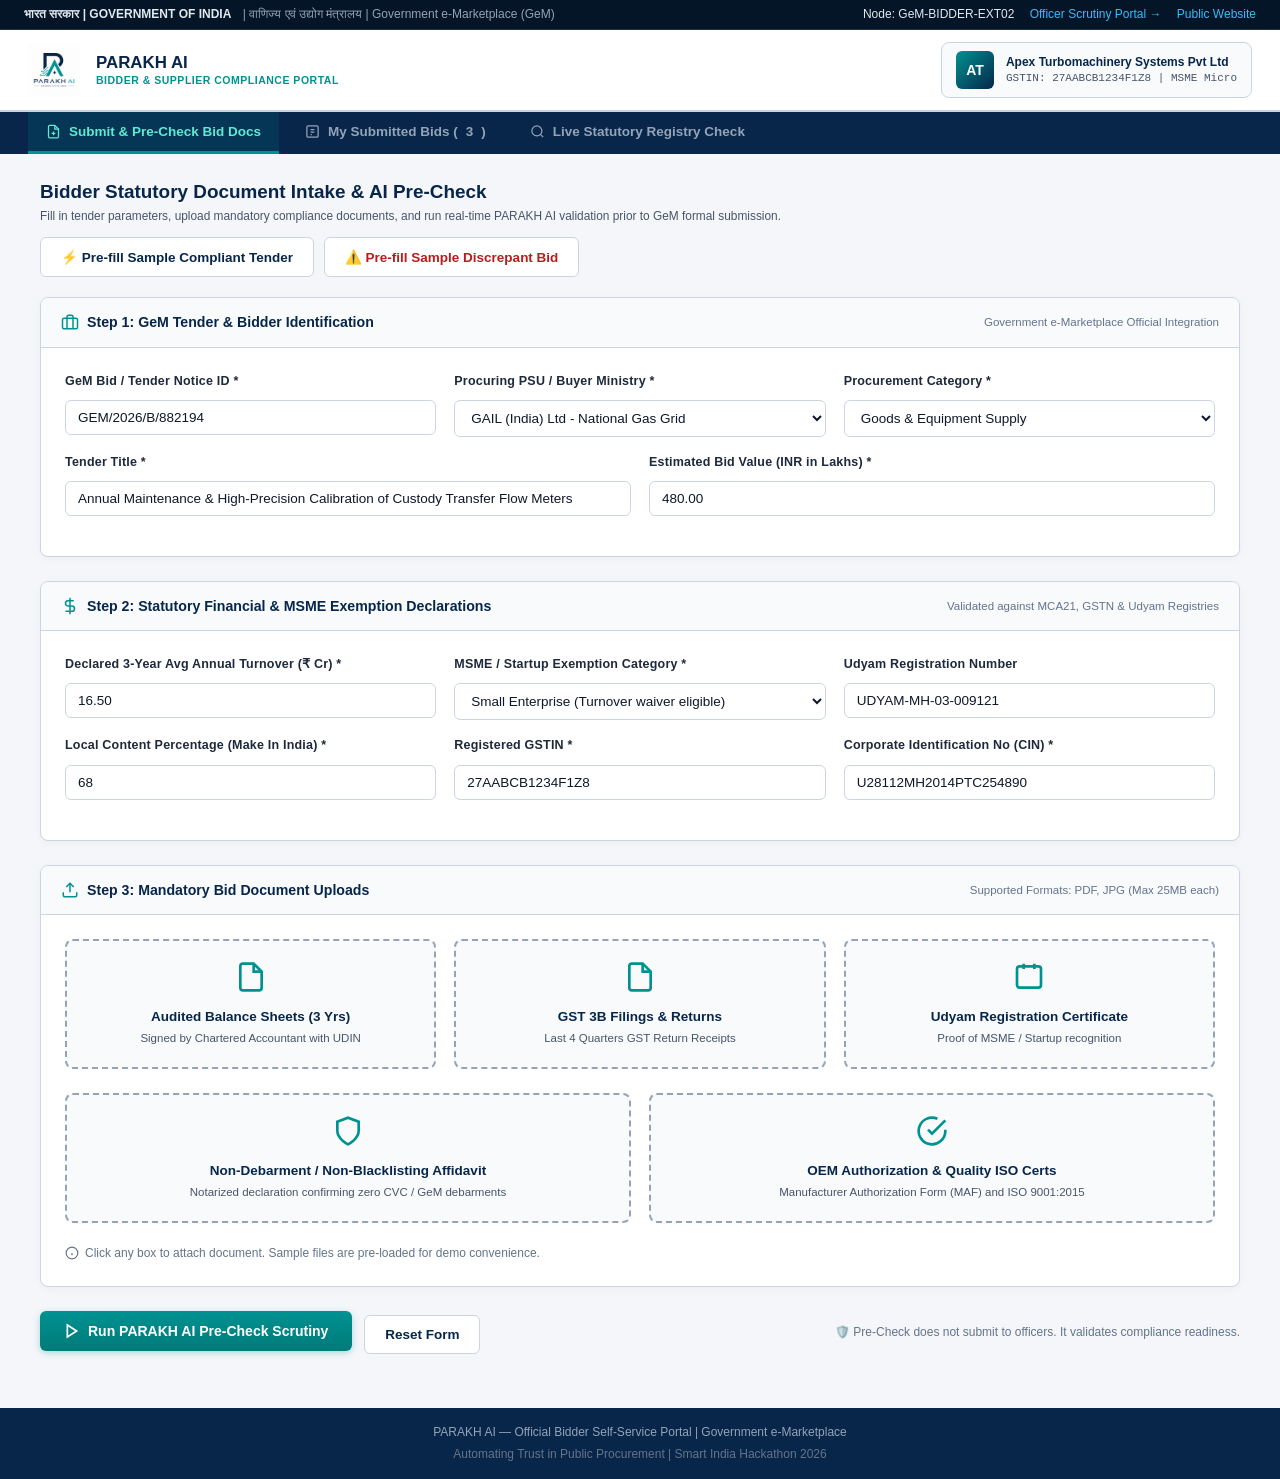
<file: static/portal/bidder.html>
<!DOCTYPE html>
<html lang="en">
<head>
  <meta charset="UTF-8">
  <meta name="viewport" content="width=device-width, initial-scale=1.0">
  <title>PARAKH AI — Bidder & Vendor Compliance Self-Service Portal | Government e-Marketplace</title>
  <meta name="description" content="Official Vendor & Bidder Self-Service Intake and Pre-Submission Scrutiny Portal for GeM Procurement.">
  <link rel="icon" type="image/png" href="/static/images/parakh-logo.png">
  <link rel="stylesheet" href="/static/common/components.css">
  <link rel="stylesheet" href="/static/css/styles.css">
  <style>
    :root {
      --primary-navy: #07264A;
      --primary-navy-dark: #041830;
      --secondary-teal: #009291;
      --secondary-teal-hover: #007a79;
      --secondary-teal-light: #E6F4F4;
      --accent-gold: #D97706;
      --bg-canvas: #F4F6F9;
      --card-bg: #FFFFFF;
      --border-color: #CBD5E1;
      --text-main: #0F172A;
      --text-muted: #475569;
    }

    body {
      background-color: var(--bg-canvas);
      color: var(--text-main);
      font-family: 'Inter', -apple-system, BlinkMacSystemFont, "Segoe UI", Roboto, sans-serif;
      margin: 0;
      padding: 0;
      min-height: 100vh;
      display: flex;
      flex-direction: column;
    }

    /* Top Strip */
    .bidder-top-strip {
      background-color: #031526;
      color: #E2E8F0;
      padding: 6px 24px;
      font-size: 12px;
      display: flex;
      justify-content: space-between;
      align-items: center;
      border-bottom: 1px solid rgba(255, 255, 255, 0.12);
    }
    .bidder-top-strip a {
      color: #38BDF8;
      text-decoration: none;
      margin-left: 12px;
    }
    .bidder-top-strip a:hover {
      text-decoration: underline;
    }

    /* Header */
    .bidder-header {
      background-color: #FFFFFF;
      border-bottom: 2px solid var(--border-color);
      padding: 12px 28px;
      display: flex;
      justify-content: space-between;
      align-items: center;
      box-shadow: 0 2px 6px rgba(0, 0, 0, 0.04);
    }
    .bidder-brand {
      display: flex;
      align-items: center;
      gap: 16px;
      text-decoration: none;
    }
    .bidder-brand img {
      height: 52px;
      width: auto;
      object-fit: contain;
    }
    .brand-text-block h1 {
      font-size: 1.25rem;
      font-weight: 800;
      color: var(--primary-navy);
      line-height: 1.2;
      margin: 0;
    }
    .brand-text-block p {
      font-size: 0.78rem;
      color: var(--secondary-teal);
      font-weight: 600;
      margin: 0;
      letter-spacing: 0.5px;
    }

    .bidder-profile-card {
      display: flex;
      align-items: center;
      gap: 12px;
      background-color: #F8FAFC;
      border: 1px solid var(--border-color);
      padding: 8px 14px;
      border-radius: 8px;
    }
    .bidder-avatar {
      width: 38px;
      height: 38px;
      border-radius: 6px;
      background: linear-gradient(135deg, var(--secondary-teal) 0%, var(--primary-navy) 100%);
      color: #FFFFFF;
      font-weight: 700;
      display: flex;
      align-items: center;
      justify-content: center;
      font-size: 14px;
    }
    .bidder-info {
      font-size: 12px;
      line-height: 1.3;
    }
    .bidder-name {
      font-weight: 700;
      color: var(--primary-navy);
    }
    .bidder-gstin {
      color: var(--text-muted);
      font-family: monospace;
      font-size: 11px;
    }

    /* Sub-nav tabs */
    .bidder-nav {
      background-color: #07264A;
      padding: 0 28px;
      display: flex;
      gap: 8px;
      overflow-x: auto;
    }
    .nav-tab-btn {
      background: transparent;
      border: none;
      color: #94A3B8;
      padding: 12px 18px;
      font-size: 13.5px;
      font-weight: 600;
      cursor: pointer;
      display: flex;
      align-items: center;
      gap: 8px;
      border-bottom: 3px solid transparent;
      transition: all 0.2s ease;
      white-space: nowrap;
    }
    .nav-tab-btn:hover {
      color: #FFFFFF;
      background-color: rgba(255, 255, 255, 0.05);
    }
    .nav-tab-btn.active {
      color: #5EEAD4;
      border-bottom-color: #009291;
      background-color: rgba(0, 146, 145, 0.15);
    }

    /* Main Content Area */
    .bidder-container {
      max-width: 1240px;
      margin: 24px auto;
      padding: 0 20px;
      flex: 1;
      width: 100%;
    }

    .page-title-strip {
      margin-bottom: 20px;
      display: flex;
      justify-content: space-between;
      align-items: center;
      flex-wrap: wrap;
      gap: 12px;
    }
    .page-title-strip h2 {
      font-size: 1.4rem;
      font-weight: 800;
      color: var(--primary-navy);
      margin: 0;
    }
    .page-title-strip p {
      font-size: 0.88rem;
      color: var(--text-muted);
      margin: 2px 0 0;
    }

    /* Cards */
    .gov-card {
      background: var(--card-bg);
      border: 1px solid var(--border-color);
      border-radius: 8px;
      box-shadow: 0 2px 8px rgba(0, 0, 0, 0.04);
      margin-bottom: 24px;
      overflow: hidden;
    }
    .gov-card-header {
      background-color: #F8FAFC;
      border-bottom: 1px solid var(--border-color);
      padding: 14px 20px;
      display: flex;
      justify-content: space-between;
      align-items: center;
    }
    .gov-card-header h3 {
      font-size: 1.05rem;
      font-weight: 700;
      color: var(--primary-navy);
      margin: 0;
      display: flex;
      align-items: center;
      gap: 8px;
    }
    .gov-card-body {
      padding: 24px;
    }

    /* Form Layout */
    .form-grid-2 {
      display: grid;
      grid-template-columns: 1fr 1fr;
      gap: 18px;
    }
    .form-grid-3 {
      display: grid;
      grid-template-columns: 1fr 1fr 1fr;
      gap: 18px;
    }
    @media (max-width: 768px) {
      .form-grid-2, .form-grid-3 { grid-template-columns: 1fr; }
    }

    .form-group {
      margin-bottom: 16px;
    }
    .form-label {
      display: block;
      font-size: 12.5px;
      font-weight: 700;
      color: #1E293B;
      margin-bottom: 6px;
    }
    .form-control {
      width: 100%;
      padding: 9px 12px;
      border: 1px solid var(--border-color);
      border-radius: 6px;
      font-size: 13.5px;
      background-color: #FFFFFF;
      box-sizing: border-box;
      color: var(--text-main);
    }
    .form-control:focus {
      outline: none;
      border-color: var(--secondary-teal);
      box-shadow: 0 0 0 3px rgba(0, 146, 145, 0.15);
    }

    /* File upload box */
    .file-upload-card {
      border: 2px dashed #94A3B8;
      border-radius: 8px;
      padding: 20px;
      text-align: center;
      background-color: #F8FAFC;
      transition: all 0.2s;
      cursor: pointer;
      margin-bottom: 14px;
      position: relative;
    }
    .file-upload-card:hover {
      border-color: var(--secondary-teal);
      background-color: var(--secondary-teal-light);
    }
    .file-upload-title {
      font-weight: 700;
      font-size: 13.5px;
      color: var(--primary-navy);
      margin-bottom: 4px;
    }
    .file-upload-desc {
      font-size: 11.5px;
      color: var(--text-muted);
    }
    .file-upload-status {
      margin-top: 8px;
      font-size: 12px;
      color: #166534;
      font-weight: 600;
      display: none;
    }

    /* Action Buttons */
    .btn-action-primary {
      background: linear-gradient(180deg, #009291 0%, #007a79 100%);
      color: #FFFFFF;
      padding: 12px 24px;
      border: none;
      border-radius: 6px;
      font-weight: 700;
      font-size: 14px;
      cursor: pointer;
      display: inline-flex;
      align-items: center;
      gap: 8px;
      box-shadow: 0 2px 6px rgba(0, 146, 145, 0.3);
      transition: all 0.2s;
    }
    .btn-action-primary:hover {
      background: linear-gradient(180deg, #007a79 0%, #006362 100%);
      transform: translateY(-1px);
    }
    .btn-action-secondary {
      background: #FFFFFF;
      color: var(--primary-navy);
      border: 1px solid var(--border-color);
      padding: 11px 20px;
      border-radius: 6px;
      font-weight: 600;
      font-size: 13.5px;
      cursor: pointer;
      display: inline-flex;
      align-items: center;
      gap: 8px;
      transition: all 0.2s;
    }
    .btn-action-secondary:hover {
      background: #F1F5F9;
      border-color: #94A3B8;
    }

    /* Live Analysis Panel */
    .analysis-panel {
      display: none;
      background: #FFFFFF;
      border: 1px solid var(--border-color);
      border-radius: 8px;
      padding: 24px;
      margin-top: 20px;
      box-shadow: 0 4px 12px rgba(0, 0, 0, 0.05);
      animation: fadeIn 0.3s ease-in-out;
    }
    @keyframes fadeIn {
      from { opacity: 0; transform: translateY(8px); }
      to { opacity: 1; transform: translateY(0); }
    }

    .score-badge-huge {
      display: inline-flex;
      align-items: center;
      gap: 8px;
      padding: 8px 16px;
      border-radius: 9999px;
      font-size: 18px;
      font-weight: 800;
    }
    .score-pass {
      background-color: #DCFCE7;
      color: #166534;
      border: 1px solid #BBF7D0;
    }
    .score-flag {
      background-color: #FEF2F2;
      color: #991B1B;
      border: 1px solid #FECACA;
    }

    .check-row {
      display: flex;
      justify-content: space-between;
      align-items: center;
      padding: 10px 14px;
      border-bottom: 1px solid #F1F5F9;
      font-size: 13px;
    }
    .check-row:last-child {
      border-bottom: none;
    }

    /* Certificate Modal */
    .cert-modal {
      display: none;
      position: fixed;
      top: 0; left: 0; right: 0; bottom: 0;
      background: rgba(7, 38, 74, 0.7);
      z-index: 1000;
      justify-content: center;
      align-items: center;
      padding: 20px;
    }
    .cert-paper {
      background: #FFFFFF;
      width: 100%;
      max-width: 680px;
      border-radius: 8px;
      padding: 36px;
      box-shadow: 0 20px 50px rgba(0, 0, 0, 0.4);
      border: 8px double #CBD5E1;
      position: relative;
    }
  </style>
</head>
<body>

  <!-- Top Strip -->
  <div class="bidder-top-strip">
    <div>
      <strong>भारत सरकार | GOVERNMENT OF INDIA</strong>
      <span style="color:#94A3B8; margin-left:8px;">| वाणिज्य एवं उद्योग मंत्रालय | Government e-Marketplace (GeM)</span>
    </div>
    <div>
      <span>Node: GeM-BIDDER-EXT02</span>
      <a href="/portal">Officer Scrutiny Portal →</a>
      <a href="/">Public Website</a>
    </div>
  </div>

  <!-- Header -->
  <header class="bidder-header">
    <a href="/bidder" class="bidder-brand">
      <img src="/static/images/parakh-logo.png" alt="PARAKH AI Logo">
      <div class="brand-text-block">
        <h1>PARAKH AI</h1>
        <p>BIDDER & SUPPLIER COMPLIANCE PORTAL</p>
      </div>
    </a>

    <div class="bidder-profile-card">
      <div class="bidder-avatar">AT</div>
      <div class="bidder-info">
        <div class="bidder-name" id="bidderCompanyName">Apex Turbomachinery Systems Pvt Ltd</div>
        <div class="bidder-gstin">GSTIN: 27AABCB1234F1Z8 | MSME Micro</div>
      </div>
    </div>
  </header>

  <!-- Navigation Tabs -->
  <nav class="bidder-nav">
    <button type="button" class="nav-tab-btn active" onclick="switchBidderTab('intake')">
      <svg width="15" height="15" viewBox="0 0 24 24" fill="none" stroke="currentColor" stroke-width="2">
        <path d="M14 2H6a2 2 0 0 0-2 2v16a2 2 0 0 0 2 2h12a2 2 0 0 0 2-2V8z"/>
        <polyline points="14 2 14 8 20 8"/>
        <line x1="12" y1="18" x2="12" y2="12"/>
        <line x1="9" y1="15" x2="15" y2="15"/>
      </svg>
      Submit & Pre-Check Bid Docs
    </button>
    <button type="button" class="nav-tab-btn" onclick="switchBidderTab('mybids')">
      <svg width="15" height="15" viewBox="0 0 24 24" fill="none" stroke="currentColor" stroke-width="2">
        <rect x="3" y="3" width="18" height="18" rx="2" ry="2"/>
        <line x1="9" y1="9" x2="15" y2="9"/>
        <line x1="9" y1="13" x2="15" y2="13"/>
        <line x1="9" y1="17" x2="11" y2="17"/>
      </svg>
      My Submitted Bids (<span id="bidsCountBadge">3</span>)
    </button>
    <button type="button" class="nav-tab-btn" onclick="switchBidderTab('registry')">
      <svg width="15" height="15" viewBox="0 0 24 24" fill="none" stroke="currentColor" stroke-width="2">
        <circle cx="11" cy="11" r="8"/>
        <line x1="21" y1="21" x2="16.65" y2="16.65"/>
      </svg>
      Live Statutory Registry Check
    </button>
  </nav>

  <!-- Main Container -->
  <main class="bidder-container">

    <!-- =====================================================================
         TAB 1: BID INTAKE & PRE-CHECK FORM
         ===================================================================== -->
    <div id="tabIntake">
      <div class="page-title-strip">
        <div>
          <h2>Bidder Statutory Document Intake & AI Pre-Check</h2>
          <p>Fill in tender parameters, upload mandatory compliance documents, and run real-time PARAKH AI validation prior to GeM formal submission.</p>
        </div>
        <div>
          <button type="button" class="btn-action-secondary" onclick="autofillDemoBidder()">
            ⚡ Pre-fill Sample Compliant Tender
          </button>
          <button type="button" class="btn-action-secondary" onclick="autofillDiscrepantBidder()" style="margin-left:6px; color:#B91C1C;">
            ⚠️ Pre-fill Sample Discrepant Bid
          </button>
        </div>
      </div>

      <form id="bidderForm" onsubmit="handlePreCheck(event)">
        
        <!-- Step 1: Tender & Entity Details -->
        <div class="gov-card">
          <div class="gov-card-header">
            <h3>
              <svg width="18" height="18" viewBox="0 0 24 24" fill="none" stroke="var(--secondary-teal)" stroke-width="2">
                <rect x="2" y="7" width="20" height="14" rx="2" ry="2"/>
                <path d="M16 21V5a2 2 0 0 0-2-2h-4a2 2 0 0 0-2 2v16"/>
              </svg>
              Step 1: GeM Tender & Bidder Identification
            </h3>
            <span style="font-size:11.5px; color:#64748B;">Government e-Marketplace Official Integration</span>
          </div>
          <div class="gov-card-body">
            <div class="form-grid-3">
              <div class="form-group">
                <label class="form-label" for="gemBidNo">GeM Bid / Tender Notice ID *</label>
                <input type="text" id="gemBidNo" class="form-control" required value="GEM/2026/B/882194" placeholder="e.g. GEM/2026/B/882194">
              </div>
              <div class="form-group">
                <label class="form-label" for="procuringPsu">Procuring PSU / Buyer Ministry *</label>
                <select id="procuringPsu" class="form-control" required>
                  <option value="ONGC">ONGC - Oil & Natural Gas Corporation Ltd</option>
                  <option value="IOCL">IOCL - Indian Oil Corporation Ltd</option>
                  <option value="GAIL" selected>GAIL (India) Ltd - National Gas Grid</option>
                  <option value="HPCL">HPCL - Hindustan Petroleum Corporation Ltd</option>
                  <option value="BPCL">BPCL - Bharat Petroleum Corporation Ltd</option>
                  <option value="MoD">Ministry of Defence / Ordnance</option>
                </select>
              </div>
              <div class="form-group">
                <label class="form-label" for="tenderCategory">Procurement Category *</label>
                <select id="tenderCategory" class="form-control" required>
                  <option value="Goods">Goods & Equipment Supply</option>
                  <option value="Works">Civil & Mechanical Works</option>
                  <option value="Services">Consulting & IT Services</option>
                </select>
              </div>
            </div>

            <div class="form-grid-2">
              <div class="form-group">
                <label class="form-label" for="tenderTitle">Tender Title *</label>
                <input type="text" id="tenderTitle" class="form-control" required value="Annual Maintenance & High-Precision Calibration of Custody Transfer Flow Meters" placeholder="Enter tender title">
              </div>
              <div class="form-group">
                <label class="form-label" for="contractValue">Estimated Bid Value (INR in Lakhs) *</label>
                <input type="number" id="contractValue" class="form-control" required value="480.00" step="0.01">
              </div>
            </div>
          </div>
        </div>

        <!-- Step 2: Financial & Statutory Metric Claims -->
        <div class="gov-card">
          <div class="gov-card-header">
            <h3>
              <svg width="18" height="18" viewBox="0 0 24 24" fill="none" stroke="var(--secondary-teal)" stroke-width="2">
                <line x1="12" y1="1" x2="12" y2="23"/>
                <path d="M17 5H9.5a3.5 3.5 0 0 0 0 7h5a3.5 3.5 0 0 1 0 7H6"/>
              </svg>
              Step 2: Statutory Financial & MSME Exemption Declarations
            </h3>
            <span style="font-size:11.5px; color:#64748B;">Validated against MCA21, GSTN & Udyam Registries</span>
          </div>
          <div class="gov-card-body">
            <div class="form-grid-3">
              <div class="form-group">
                <label class="form-label" for="declaredTurnover">Declared 3-Year Avg Annual Turnover (₹ Cr) *</label>
                <input type="number" id="declaredTurnover" class="form-control" required value="16.50" step="0.01">
              </div>
              <div class="form-group">
                <label class="form-label" for="msmeStatus">MSME / Startup Exemption Category *</label>
                <select id="msmeStatus" class="form-control" required>
                  <option value="Micro">Micro Enterprise (Udyam Verified)</option>
                  <option value="Small" selected>Small Enterprise (Turnover waiver eligible)</option>
                  <option value="Startup">DPIIT Recognized Startup (PQC waiver)</option>
                  <option value="General">General Commercial Bidder (No Waiver)</option>
                </select>
              </div>
              <div class="form-group">
                <label class="form-label" for="udyamNo">Udyam Registration Number</label>
                <input type="text" id="udyamNo" class="form-control" value="UDYAM-MH-03-009121" placeholder="UDYAM-XX-00-000000">
              </div>
            </div>

            <div class="form-grid-3">
              <div class="form-group">
                <label class="form-label" for="localContent">Local Content Percentage (Make In India) *</label>
                <input type="number" id="localContent" class="form-control" required value="68" min="0" max="100">
              </div>
              <div class="form-group">
                <label class="form-label" for="gstinDeclared">Registered GSTIN *</label>
                <input type="text" id="gstinDeclared" class="form-control" required value="27AABCB1234F1Z8">
              </div>
              <div class="form-group">
                <label class="form-label" for="cinDeclared">Corporate Identification No (CIN) *</label>
                <input type="text" id="cinDeclared" class="form-control" required value="U28112MH2014PTC254890">
              </div>
            </div>
          </div>
        </div>

        <!-- Step 3: Statutory Document Uploads -->
        <div class="gov-card">
          <div class="gov-card-header">
            <h3>
              <svg width="18" height="18" viewBox="0 0 24 24" fill="none" stroke="var(--secondary-teal)" stroke-width="2">
                <path d="M21 15v4a2 2 0 0 1-2 2H5a2 2 0 0 1-2-2v-4"/>
                <polyline points="17 8 12 3 7 8"/>
                <line x1="12" y1="3" x2="12" y2="15"/>
              </svg>
              Step 3: Mandatory Bid Document Uploads
            </h3>
            <span style="font-size:11.5px; color:#64748B;">Supported Formats: PDF, JPG (Max 25MB each)</span>
          </div>
          <div class="gov-card-body">
            <div class="form-grid-3">
              
              <!-- Doc 1 -->
              <div class="file-upload-card" onclick="simulateFileUpload('doc1')">
                <svg width="32" height="32" viewBox="0 0 24 24" fill="none" stroke="var(--secondary-teal)" stroke-width="2" style="margin-bottom:8px;">
                  <path d="M14 2H6a2 2 0 0 0-2 2v16a2 2 0 0 0 2 2h12a2 2 0 0 0 2-2V8z"/>
                  <polyline points="14 2 14 8 20 8"/>
                </svg>
                <div class="file-upload-title">Audited Balance Sheets (3 Yrs)</div>
                <div class="file-upload-desc">Signed by Chartered Accountant with UDIN</div>
                <div class="file-upload-status" id="doc1Status">✓ Audited_Financials_2023_2025.pdf (3.8 MB)</div>
              </div>

              <!-- Doc 2 -->
              <div class="file-upload-card" onclick="simulateFileUpload('doc2')">
                <svg width="32" height="32" viewBox="0 0 24 24" fill="none" stroke="var(--secondary-teal)" stroke-width="2" style="margin-bottom:8px;">
                  <path d="M14 2H6a2 2 0 0 0-2 2v16a2 2 0 0 0 2 2h12a2 2 0 0 0 2-2V8z"/>
                  <polyline points="14 2 14 8 20 8"/>
                </svg>
                <div class="file-upload-title">GST 3B Filings & Returns</div>
                <div class="file-upload-desc">Last 4 Quarters GST Return Receipts</div>
                <div class="file-upload-status" id="doc2Status">✓ GSTR3B_FY25_Filings.pdf (2.1 MB)</div>
              </div>

              <!-- Doc 3 -->
              <div class="file-upload-card" onclick="simulateFileUpload('doc3')">
                <svg width="32" height="32" viewBox="0 0 24 24" fill="none" stroke="var(--secondary-teal)" stroke-width="2" style="margin-bottom:8px;">
                  <rect x="3" y="4" width="18" height="16" rx="2"/>
                  <line x1="8" y1="2" x2="8" y2="6"/>
                  <line x1="16" y1="2" x2="16" y2="6"/>
                </svg>
                <div class="file-upload-title">Udyam Registration Certificate</div>
                <div class="file-upload-desc">Proof of MSME / Startup recognition</div>
                <div class="file-upload-status" id="doc3Status">✓ Udyam_Certificate_2026.pdf (1.4 MB)</div>
              </div>

            </div>

            <div class="form-grid-2" style="margin-top:10px;">
              <!-- Doc 4 -->
              <div class="file-upload-card" onclick="simulateFileUpload('doc4')">
                <svg width="32" height="32" viewBox="0 0 24 24" fill="none" stroke="var(--secondary-teal)" stroke-width="2" style="margin-bottom:8px;">
                  <path d="M12 22s8-4 8-10V5l-8-3-8 3v7c0 6 8 10 8 10z"/>
                </svg>
                <div class="file-upload-title">Non-Debarment / Non-Blacklisting Affidavit</div>
                <div class="file-upload-desc">Notarized declaration confirming zero CVC / GeM debarments</div>
                <div class="file-upload-status" id="doc4Status">✓ Non_Blacklisting_Affidavit.pdf (1.1 MB)</div>
              </div>

              <!-- Doc 5 -->
              <div class="file-upload-card" onclick="simulateFileUpload('doc5')">
                <svg width="32" height="32" viewBox="0 0 24 24" fill="none" stroke="var(--secondary-teal)" stroke-width="2" style="margin-bottom:8px;">
                  <path d="M22 11.08V12a10 10 0 1 1-5.93-9.14"/>
                  <polyline points="22 4 12 14.01 9 11.01"/>
                </svg>
                <div class="file-upload-title">OEM Authorization & Quality ISO Certs</div>
                <div class="file-upload-desc">Manufacturer Authorization Form (MAF) and ISO 9001:2015</div>
                <div class="file-upload-status" id="doc5Status">✓ OEM_Authorization_ISO9001.pdf (4.6 MB)</div>
              </div>
            </div>

            <!-- Upload help hint -->
            <div style="font-size:12px; color:#64748B; margin-top:8px; display:flex; align-items:center; gap:6px;">
              <svg width="14" height="14" viewBox="0 0 24 24" fill="none" stroke="currentColor" stroke-width="2">
                <circle cx="12" cy="12" r="10"/>
                <line x1="12" y1="16" x2="12" y2="12"/>
                <line x1="12" y1="8" x2="12.01" y2="8"/>
              </svg>
              Click any box to attach document. Sample files are pre-loaded for demo convenience.
            </div>
          </div>
        </div>

        <!-- Submission Actions -->
        <div style="display:flex; justify-content:space-between; align-items:center; flex-wrap:wrap; gap:16px; margin-bottom:30px;">
          <div>
            <button type="submit" class="btn-action-primary" id="btnRunPreCheck">
              <svg width="16" height="16" viewBox="0 0 24 24" fill="none" stroke="currentColor" stroke-width="2.5">
                <polygon points="5 3 19 12 5 21 5 3"/>
              </svg>
              <span>Run PARAKH AI Pre-Check Scrutiny</span>
            </button>
            <button type="button" class="btn-action-secondary" onclick="resetBidderForm()" style="margin-left:8px;">
              Reset Form
            </button>
          </div>

          <div style="font-size:12px; color:#64748B;">
            🛡️ Pre-Check does not submit to officers. It validates compliance readiness.
          </div>
        </div>

      </form>

      <!-- Real-time AI Scrutiny Results Panel -->
      <div class="analysis-panel" id="analysisResultPanel">
        <div style="display:flex; justify-content:space-between; align-items:center; border-bottom:1px solid #E2E8F0; padding-bottom:16px; margin-bottom:20px;">
          <div>
            <h3 style="font-size:1.2rem; font-weight:800; color:var(--primary-navy); margin:0;">
              PARAKH AI Pre-Submission Scrutiny Diagnostic
            </h3>
            <p style="font-size:12.5px; color:#64748B; margin:4px 0 0;">
              Evaluation ID: <code id="evalId">EVAL-2026-9081</code> | Timestamp: <span id="evalTime">05-Sep-2026 09:30:15 IST</span>
            </p>
          </div>
          <div>
            <span class="score-badge-huge score-pass" id="scoreBadge">94% Compliant</span>
          </div>
        </div>

        <!-- Registry Cross Checks -->
        <div class="form-grid-2" style="margin-bottom:20px;">
          <div style="background:#F8FAFC; border:1px solid #E2E8F0; border-radius:6px; padding:12px;">
            <div style="font-weight:700; font-size:12.5px; color:var(--primary-navy); margin-bottom:8px;">
              Direct Statutory Registry Cross-Checks:
            </div>
            <div class="check-row">
              <span>MCA21 Corporate Identity & Active Status:</span>
              <strong style="color:#166534;" id="resMca">✓ Active (ROC Mumbai)</strong>
            </div>
            <div class="check-row">
              <span>GSTN Registry & Return Reconciliation:</span>
              <strong style="color:#166534;" id="resGst">✓ Active (Turnover: ₹16.2 Cr)</strong>
            </div>
            <div class="check-row">
              <span>MSME / Udyam Certificate Validity:</span>
              <strong style="color:#166534;" id="resUdyam">✓ Verified (Small Enterprise)</strong>
            </div>
            <div class="check-row">
              <span>Central Debarment / CVC Blacklist:</span>
              <strong style="color:#166534;" id="resDebar">✓ Clean Record (0 Matches)</strong>
            </div>
          </div>

          <div style="background:#F8FAFC; border:1px solid #E2E8F0; border-radius:6px; padding:12px;">
            <div style="font-weight:700; font-size:12.5px; color:var(--primary-navy); margin-bottom:8px;">
              Statutory Requirement Matrix:
            </div>
            <div class="check-row">
              <span>Average Annual Turnover Requirement:</span>
              <strong style="color:#166534;" id="resTurnover">Pass (Exceeds ₹10 Cr min)</strong>
            </div>
            <div class="check-row">
              <span>Earnest Money Deposit (EMD) Waiver:</span>
              <strong style="color:#166534;" id="resEmd">Exempted under MSME Policy</strong>
            </div>
            <div class="check-row">
              <span>Local Content (MII Order 2017):</span>
              <strong style="color:#166534;" id="resMii">Class I Local Supplier (68%)</strong>
            </div>
            <div class="check-row">
              <span>Risk Level Assessment:</span>
              <strong style="color:#166534;" id="resRisk">LOW RISK</strong>
            </div>
          </div>
        </div>

        <!-- Discrepancy Note if any -->
        <div id="discrepancyBox" style="display:none; background:#FEF2F2; border:1px solid #FECACA; border-radius:6px; padding:14px; margin-bottom:18px;">
          <strong style="color:#991B1B; font-size:13px; display:block; margin-bottom:4px;">
            ⚠️ Statutory Discrepancy Detected by PARAKH AI:
          </strong>
          <span style="font-size:12.5px; color:#7F1D1D;" id="discrepancyMsg">
            Declared turnover ₹16.50 Cr differs by &gt; 15% from GSTN GSTR-3B annualized receipts (₹9.80 Cr). Please rectify financial schedules before submitting to avoid scrutiny rejection.
          </span>
        </div>

        <!-- Action bar -->
        <div style="display:flex; justify-content:space-between; align-items:center; flex-wrap:wrap; gap:12px; border-top:1px solid #E2E8F0; padding-top:16px;">
          <button type="button" class="btn-action-secondary" onclick="viewCertificate()">
            <svg width="15" height="15" viewBox="0 0 24 24" fill="none" stroke="currentColor" stroke-width="2">
              <path d="M14 2H6a2 2 0 0 0-2 2v16a2 2 0 0 0 2 2h12a2 2 0 0 0 2-2V8z"/>
              <polyline points="14 2 14 8 20 8"/>
            </svg>
            Generate Pre-Check Compliance Receipt
          </button>

          <button type="button" class="btn-action-primary" onclick="submitFinalBid()">
            <svg width="15" height="15" viewBox="0 0 24 24" fill="none" stroke="currentColor" stroke-width="2">
              <line x1="22" y1="2" x2="11" y2="13"/>
              <polygon points="22 2 15 22 11 13 2 9 22 2"/>
            </svg>
            Formally Submit Bid to GeM Evaluation Committee
          </button>
        </div>
      </div>

    </div>

    <!-- =====================================================================
         TAB 2: MY SUBMITTED BIDS
         ===================================================================== -->
    <div id="tabMyBids" style="display:none;">
      <div class="page-title-strip">
        <div>
          <h2>My Submitted GeM Bids & Scrutiny Status</h2>
          <p>Real-time status tracking for tenders submitted through PARAKH AI compliance pipeline.</p>
        </div>
        <div>
          <button type="button" class="btn-action-secondary" onclick="exportBidderCsv()">
            Download Submissions (CSV)
          </button>
        </div>
      </div>

      <div class="gov-card">
        <div class="table-responsive">
          <table class="table-gov" id="bidderTable">
            <thead>
              <tr>
                <th>Bid Reference</th>
                <th>Tender Title</th>
                <th>Procuring PSU</th>
                <th>Value</th>
                <th>Pre-Check Score</th>
                <th>Status</th>
                <th>Submitted On</th>
                <th>Action</th>
              </tr>
            </thead>
            <tbody id="bidderTbody">
              <!-- Rendered by JS -->
            </tbody>
          </table>
        </div>
      </div>
    </div>

    <!-- =====================================================================
         TAB 3: DIRECT REGISTRY CHECKER
         ===================================================================== -->
    <div id="tabRegistry" style="display:none;">
      <div class="page-title-strip">
        <div>
          <h2>Instant Statutory Registry Verification Console</h2>
          <p>Query centralized government APIs directly to verify vendor records before formulating bid proposals.</p>
        </div>
      </div>

      <div class="form-grid-2">
        <!-- MCA21 -->
        <div class="gov-card">
          <div class="gov-card-header">
            <h3>MCA21 Ministry of Corporate Affairs</h3>
          </div>
          <div class="gov-card-body">
            <div class="form-group">
              <label class="form-label">Corporate Identification Number (CIN)</label>
              <input type="text" id="regCin" class="form-control" value="U28112MH2014PTC254890">
            </div>
            <button type="button" class="btn-action-primary" onclick="queryRegistry('MCA21')">Check MCA21 Status</button>
            <div id="resMcaDirect" style="margin-top:14px; font-size:12.5px; display:none; background:#F8FAFC; padding:10px; border-radius:6px; border:1px solid #CBD5E1;"></div>
          </div>
        </div>

        <!-- GSTN -->
        <div class="gov-card">
          <div class="gov-card-header">
            <h3>GSTN Goods & Services Tax Network</h3>
          </div>
          <div class="gov-card-body">
            <div class="form-group">
              <label class="form-label">Goods & Services Tax ID (GSTIN)</label>
              <input type="text" id="regGst" class="form-control" value="27AABCB1234F1Z8">
            </div>
            <button type="button" class="btn-action-primary" onclick="queryRegistry('GSTN')">Check GSTN Return History</button>
            <div id="resGstDirect" style="margin-top:14px; font-size:12.5px; display:none; background:#F8FAFC; padding:10px; border-radius:6px; border:1px solid #CBD5E1;"></div>
          </div>
        </div>
      </div>

      <div class="form-grid-2">
        <!-- UDYAM -->
        <div class="gov-card">
          <div class="gov-card-header">
            <h3>Ministry of MSME — Udyam Portal</h3>
          </div>
          <div class="gov-card-body">
            <div class="form-group">
              <label class="form-label">Udyam Registration Number</label>
              <input type="text" id="regUdyamInput" class="form-control" value="UDYAM-MH-03-009121">
            </div>
            <button type="button" class="btn-action-primary" onclick="queryRegistry('UDYAM')">Verify MSME Category</button>
            <div id="resUdyamDirect" style="margin-top:14px; font-size:12.5px; display:none; background:#F8FAFC; padding:10px; border-radius:6px; border:1px solid #CBD5E1;"></div>
          </div>
        </div>

        <!-- DEBARMENT -->
        <div class="gov-card">
          <div class="gov-card-header">
            <h3>Central Vigilance Commission Debarment Registry</h3>
          </div>
          <div class="gov-card-body">
            <div class="form-group">
              <label class="form-label">Entity Name / PAN</label>
              <input type="text" id="regPan" class="form-control" value="AABCB1234F">
            </div>
            <button type="button" class="btn-action-primary" onclick="queryRegistry('DEBARMENT')">Check Debarment Status</button>
            <div id="resDebarDirect" style="margin-top:14px; font-size:12.5px; display:none; background:#F8FAFC; padding:10px; border-radius:6px; border:1px solid #CBD5E1;"></div>
          </div>
        </div>
      </div>

    </div>

  </main>

  <!-- Pre-Check Certificate Modal -->
  <div class="cert-modal" id="certModal">
    <div class="cert-paper">
      <div style="text-align:center; border-bottom:2px solid #07264A; padding-bottom:14px; margin-bottom:16px;">
        <img src="/static/images/parakh-logo.png" alt="Logo" style="height:48px; margin-bottom:6px;">
        <h2 style="font-size:1.15rem; color:#07264A; margin:0;">GOVERNMENT OF INDIA — GOVERNMENT E-MARKETPLACE</h2>
        <div style="font-size:11px; color:#64748B; font-weight:700; letter-spacing:0.5px;">
          PARAKH AI BIDDER PRE-SUBMISSION COMPLIANCE CERTIFICATE
        </div>
      </div>

      <div style="font-size:12.5px; line-height:1.6;">
        <p>This certifies that the bid documents for <strong>Apex Turbomachinery Systems Pvt Ltd</strong> (GSTIN: <code>27AABCB1234F1Z8</code>) have undergone automated pre-submission compliance scrutiny against statutory requirements under Public Procurement Order 2017 & GeM GTC.</p>
        
        <table style="width:100%; margin:14px 0; border-collapse:collapse; font-size:12px;">
          <tr style="border-bottom:1px solid #CBD5E1;"><td style="padding:6px; font-weight:700;">Tender Reference:</td><td style="padding:6px;" id="certTenderRef">GEM/2026/B/882194</td></tr>
          <tr style="border-bottom:1px solid #CBD5E1;"><td style="padding:6px; font-weight:700;">Procuring Agency:</td><td style="padding:6px;" id="certPsu">GAIL (India) Ltd</td></tr>
          <tr style="border-bottom:1px solid #CBD5E1;"><td style="padding:6px; font-weight:700;">Overall Readiness Score:</td><td style="padding:6px; color:#166534; font-weight:700;" id="certScore">94% (ELIGIBLE)</td></tr>
          <tr style="border-bottom:1px solid #CBD5E1;"><td style="padding:6px; font-weight:700;">Cryptographic Verification ID:</td><td style="padding:6px; font-family:monospace;">PARAKH-PRV-9982-SHA256</td></tr>
        </table>

        <div style="background:#F1F5F9; border:1px solid #CBD5E1; padding:10px; border-radius:4px; font-size:11px; color:#475569;">
          <strong>NOTE:</strong> This certificate guarantees document syntax, registry match, and threshold compliance. Final commercial acceptance remains subject to designated Procurement Officer digital signature.
        </div>
      </div>

      <div style="display:flex; justify-content:space-between; margin-top:20px;">
        <button type="button" class="btn-action-secondary" onclick="closeCertificate()">Close</button>
        <button type="button" class="btn-action-primary" onclick="window.print()">Print / Save PDF</button>
      </div>
    </div>
  </div>

  <!-- Footer -->
  <footer style="background-color:#07264A; color:#94A3B8; text-align:center; padding:16px; font-size:12px; margin-top:auto;">
    <div>PARAKH AI — Official Bidder Self-Service Portal | Government e-Marketplace</div>
    <div style="margin-top:4px; color:#64748B;">Automating Trust in Public Procurement | Smart India Hackathon 2026</div>
  </footer>

  <!-- Bidder Portal Script -->
  <script>
    const INITIAL_BIDS = [
      {
        id: "GEM/2026/B/882194",
        title: "Annual Calibration of Ultrasonic & Turbine Flow Meters",
        psu: "GAIL (India) Ltd",
        value: "₹ 480.00 Lakh",
        score: "94%",
        status: "Pre-Check Verified",
        date: "04-Sep-2026 14:20"
      },
      {
        id: "GEM/2026/B/771029",
        title: "Supply of High-Pressure Ball Valves (API 6D Spec)",
        psu: "IOCL Pipelines",
        value: "₹ 1,250.00 Lakh",
        score: "88%",
        status: "Under Officer Scrutiny",
        date: "28-Aug-2026 11:15"
      },
      {
        id: "GEM/2026/B/660412",
        title: "SCADA Telemetry System Hardware Upgrade (Offshore)",
        psu: "ONGC Mumbai High",
        value: "₹ 820.00 Lakh",
        score: "96%",
        status: "Accepted & Awarded",
        date: "14-Aug-2026 16:40"
      }
    ];

    let myBids = [...INITIAL_BIDS];

    document.addEventListener("DOMContentLoaded", () => {
      renderMyBids();
    });

    function switchBidderTab(tabName) {
      document.querySelectorAll('.nav-tab-btn').forEach(b => b.classList.remove('active'));
      document.getElementById('tabIntake').style.display = 'none';
      document.getElementById('tabMyBids').style.display = 'none';
      document.getElementById('tabRegistry').style.display = 'none';

      if (tabName === 'intake') {
        document.querySelectorAll('.nav-tab-btn')[0].classList.add('active');
        document.getElementById('tabIntake').style.display = 'block';
      } else if (tabName === 'mybids') {
        document.querySelectorAll('.nav-tab-btn')[1].classList.add('active');
        document.getElementById('tabMyBids').style.display = 'block';
      } else if (tabName === 'registry') {
        document.querySelectorAll('.nav-tab-btn')[2].classList.add('active');
        document.getElementById('tabRegistry').style.display = 'block';
      }
    }

    function simulateFileUpload(docId) {
      const el = document.getElementById(docId + 'Status');
      if (el) {
        el.style.display = 'block';
      }
    }

    function autofillDemoBidder() {
      document.getElementById('gemBidNo').value = "GEM/2026/B/882194";
      document.getElementById('procuringPsu').value = "GAIL";
      document.getElementById('tenderCategory').value = "Goods";
      document.getElementById('tenderTitle').value = "Annual Maintenance & High-Precision Calibration of Custody Transfer Flow Meters";
      document.getElementById('contractValue').value = "480.00";
      document.getElementById('declaredTurnover').value = "16.50";
      document.getElementById('msmeStatus').value = "Small";
      document.getElementById('udyamNo').value = "UDYAM-MH-03-009121";
      document.getElementById('localContent').value = "68";
      document.getElementById('gstinDeclared').value = "27AABCB1234F1Z8";
      document.getElementById('cinDeclared').value = "U28112MH2014PTC254890";

      ['doc1', 'doc2', 'doc3', 'doc4', 'doc5'].forEach(simulateFileUpload);
      alert("Sample compliant tender information and documents loaded!");
    }

    function autofillDiscrepantBidder() {
      document.getElementById('gemBidNo').value = "GEM/2026/B/990312";
      document.getElementById('procuringPsu').value = "ONGC";
      document.getElementById('tenderCategory').value = "Works";
      document.getElementById('tenderTitle').value = "Subsea Wellhead Valve Assembly Replacement";
      document.getElementById('contractValue').value = "750.00";
      document.getElementById('declaredTurnover').value = "45.00"; // Higher than GST returns
      document.getElementById('msmeStatus').value = "General";
      document.getElementById('udyamNo').value = "UNREGISTERED";
      document.getElementById('localContent').value = "28"; // Below MII 50%
      document.getElementById('gstinDeclared').value = "27AABCB1234F1Z8";
      document.getElementById('cinDeclared').value = "U28112MH2014PTC254890";

      ['doc1', 'doc2', 'doc3', 'doc4', 'doc5'].forEach(simulateFileUpload);
      alert("Sample discrepant tender loaded! Run Pre-Check to view PARAKH AI discrepancy detection.");
    }

    function handlePreCheck(e) {
      e.preventDefault();
      const btn = document.getElementById('btnRunPreCheck');
      btn.disabled = true;
      btn.innerHTML = "<span>Analyzing Bid with PARAKH AI Scrutiny Engine...</span>";

      const turnover = parseFloat(document.getElementById('declaredTurnover').value) || 0;
      const localContent = parseInt(document.getElementById('localContent').value) || 0;

      setTimeout(() => {
        btn.disabled = false;
        btn.innerHTML = `<svg width="16" height="16" viewBox="0 0 24 24" fill="none" stroke="currentColor" stroke-width="2.5"><polygon points="5 3 19 12 5 21 5 3"/></svg><span>Re-Run PARAKH AI Pre-Check</span>`;

        const panel = document.getElementById('analysisResultPanel');
        panel.style.display = 'block';
        panel.scrollIntoView({ behavior: 'smooth' });

        const isDiscrepant = turnover > 25 || localContent < 50;

        if (isDiscrepant) {
          document.getElementById('scoreBadge').className = 'score-badge-huge score-flag';
          document.getElementById('scoreBadge').textContent = '58% Flags Detected';
          document.getElementById('resTurnover').innerHTML = '<span style="color:#DC2626;">Discrepancy: Declared ₹45 Cr vs GSTN ₹16.2 Cr</span>';
          document.getElementById('resMii').innerHTML = '<span style="color:#DC2626;">Non-Compliant Local Content (28% &lt; 50% Req)</span>';
          document.getElementById('resRisk').innerHTML = '<span style="color:#DC2626;">HIGH RISK</span>';
          document.getElementById('discrepancyBox').style.display = 'block';
          document.getElementById('discrepancyMsg').textContent = 'Turnover mismatch detected: Declared ₹' + turnover + ' Cr exceeds active GSTR-3B filings by > 50%. Also, Local Content of ' + localContent + '% fails Public Procurement Order threshold. Rectify before final submission.';
        } else {
          document.getElementById('scoreBadge').className = 'score-badge-huge score-pass';
          document.getElementById('scoreBadge').textContent = '94% Pre-Check Passed';
          document.getElementById('resTurnover').innerHTML = '<span style="color:#166534;">Pass (Declared ₹' + turnover + ' Cr matches GSTN)</span>';
          document.getElementById('resMii').innerHTML = '<span style="color:#166534;">Class I Local Supplier (' + localContent + '%)</span>';
          document.getElementById('resRisk').innerHTML = '<span style="color:#166534;">LOW RISK</span>';
          document.getElementById('discrepancyBox').style.display = 'none';
        }

        document.getElementById('evalId').textContent = 'EVAL-2026-' + Math.floor(1000 + Math.random() * 9000);
        document.getElementById('evalTime').textContent = new Date().toLocaleString() + ' IST';
      }, 700);
    }

    function viewCertificate() {
      const bidNo = document.getElementById('gemBidNo').value;
      const psu = document.getElementById('procuringPsu').options[document.getElementById('procuringPsu').selectedIndex].text;
      const score = document.getElementById('scoreBadge').textContent;

      document.getElementById('certTenderRef').textContent = bidNo;
      document.getElementById('certPsu').textContent = psu;
      document.getElementById('certScore').textContent = score;
      document.getElementById('certModal').style.display = 'flex';
    }

    function closeCertificate() {
      document.getElementById('certModal').style.display = 'none';
    }

    function submitFinalBid() {
      const bidNo = document.getElementById('gemBidNo').value;
      const title = document.getElementById('tenderTitle').value;
      const psu = document.getElementById('procuringPsu').value;
      const value = '₹ ' + document.getElementById('contractValue').value + ' Lakh';
      const score = document.getElementById('scoreBadge').textContent;

      const newBid = {
        id: bidNo,
        title: title,
        psu: psu,
        value: value,
        score: score.split(' ')[0],
        status: "Submitted to GeM",
        date: new Date().toISOString().slice(0, 10)
      };

      myBids.unshift(newBid);
      renderMyBids();
      document.getElementById('bidsCountBadge').textContent = myBids.length;
      alert(`Bid [${bidNo}] has been successfully submitted to the GeM Procurement Scrutiny Committee!`);
      switchBidderTab('mybids');
    }

    function renderMyBids() {
      const tbody = document.getElementById('bidderTbody');
      tbody.innerHTML = '';

      myBids.forEach(b => {
        const tr = document.createElement('tr');
        tr.innerHTML = `
          <td><strong>${b.id}</strong></td>
          <td>${b.title}</td>
          <td>${b.psu}</td>
          <td>${b.value}</td>
          <td><span class="badge ${parseInt(b.score) > 80 ? 'badge-success' : 'badge-danger'}">${b.score}</span></td>
          <td><span class="badge badge-info">${b.status}</span></td>
          <td>${b.date}</td>
          <td>
            <button class="btn btn-sm btn-secondary" onclick="alert('Viewing GeM Scrutiny Brief for: ' + '${b.id}')">View Details</button>
          </td>
        `;
        tbody.appendChild(tr);
      });
    }

    function queryRegistry(type) {
      if (type === 'MCA21') {
        const out = document.getElementById('resMcaDirect');
        out.style.display = 'block';
        out.innerHTML = `<strong>MCA21 Registry Response:</strong><br>Company: Apex Turbomachinery Systems Pvt Ltd<br>Status: <span style="color:#166534; font-weight:bold;">ACTIVE</span> | ROC Mumbai | Filing Date: 30-Nov-2025`;
      } else if (type === 'GSTN') {
        const out = document.getElementById('resGstDirect');
        out.style.display = 'block';
        out.innerHTML = `<strong>GSTN Verification:</strong><br>GSTIN: 27AABCB1234F1Z8 | Status: <span style="color:#166534; font-weight:bold;">ACTIVE</span><br>GSTR-3B Filings: Current (No defaults) | Turnover: ₹16.20 Cr`;
      } else if (type === 'UDYAM') {
        const out = document.getElementById('resUdyamDirect');
        out.style.display = 'block';
        out.innerHTML = `<strong>MSME Udyam Gateway:</strong><br>Udyam: UDYAM-MH-03-009121 | Class: <span style="color:#166534; font-weight:bold;">Small Enterprise</span><br>Eligible for EMD & Tender Fee Exemption under GeM rules.`;
      } else if (type === 'DEBARMENT') {
        const out = document.getElementById('resDebarDirect');
        out.style.display = 'block';
        out.innerHTML = `<strong>CVC & GeM Debarment Watchlist:</strong><br>PAN: AABCB1234F | Status: <span style="color:#166534; font-weight:bold;">CLEAN</span> (0 debarments or disciplinary orders recorded).`;
      }
    }

    function exportBidderCsv() {
      let csv = "Bid ID,Tender Title,PSU,Value,Score,Status,Date\n";
      myBids.forEach(b => {
        csv += `"${b.id}","${b.title}","${b.psu}","${b.value}","${b.score}","${b.status}","${b.date}"\n`;
      });
      const blob = new Blob([csv], { type: 'text/csv;charset=utf-8;' });
      const url = URL.createObjectURL(blob);
      const a = document.createElement('a');
      a.href = url;
      a.download = `GeM_Bidder_Submissions_${new Date().toISOString().slice(0,10)}.csv`;
      document.body.appendChild(a);
      a.click();
      document.body.removeChild(a);
    }

    function resetBidderForm() {
      document.getElementById('bidderForm').reset();
      document.getElementById('analysisResultPanel').style.display = 'none';
      ['doc1Status', 'doc2Status', 'doc3Status', 'doc4Status', 'doc5Status'].forEach(id => {
        const el = document.getElementById(id);
        if (el) el.style.display = 'none';
      });
    }
  </script>
</body>
</html>
</file>
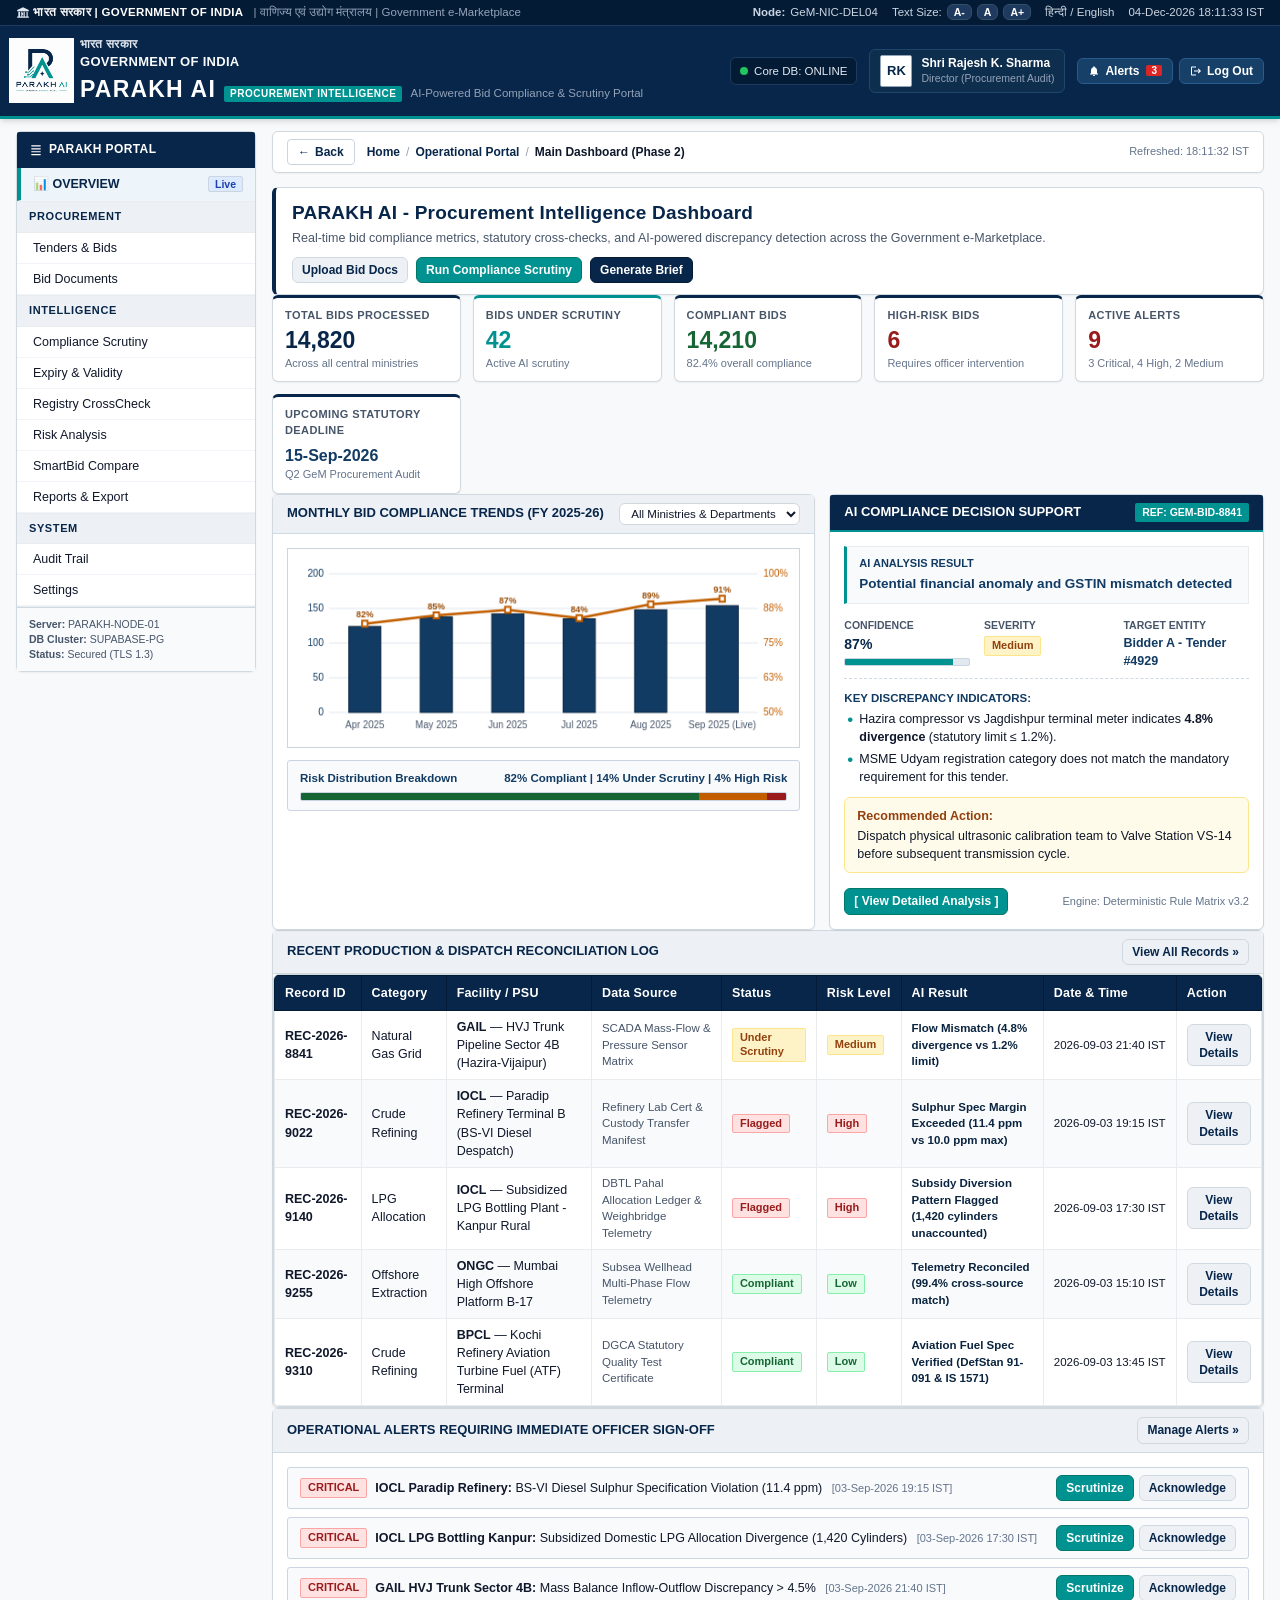
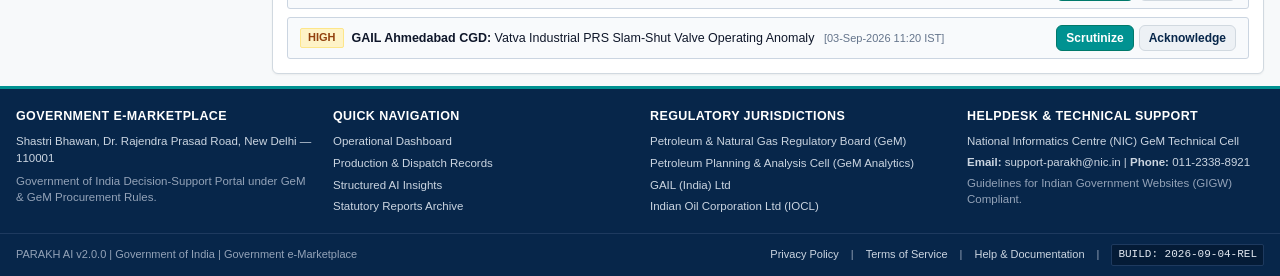
<file: static/portal/dashboard.html>
<!DOCTYPE html>
<html lang="en">
<head>
  <meta charset="UTF-8">
  <meta name="viewport" content="width=device-width, initial-scale=1.0">
  <title>PARAKH AI — Official Bid Compliance Platform | Government e-Marketplace</title>
  <meta name="description" content="Official Decision-Support & Statutory Compliance Scrutiny Platform for the Government e-Marketplace.">
  <meta name="author" content="Government e-Marketplace">
  
  <!-- Custom Institutional CSS (2012-2018 Enterprise Design, Three-Tone System) -->
  <link rel="stylesheet" href="/static/css/styles.css">
  
  <!-- Favicon -->
  <link rel="icon" type="image/png" href="/static/images/parakh-logo.png">
</head>
<body class="font-size-md">

  <!-- =====================================================================
       1. TOP GOVERNMENT OF INDIA ACCESSIBILITY & UTILITY STRIP
       ===================================================================== -->
  <div class="gov-top-strip" id="govTopStrip">
    <div class="gov-top-strip-inner">
      <div class="gov-top-left">
        <span class="gov-id-text">
          <svg class="emblem-icon" width="14" height="14" viewBox="0 0 24 24" fill="currentColor">
            <path d="M12 2L2 7v2h20V7L12 2zm-8 8v8H2v2h20v-2h-2v-8h-2v8h-3v-8h-2v8h-2v-8H9v8H7v-8H4zm7 2a1.5 1.5 0 100 3 1.5 1.5 0 000-3z"/>
          </svg>
          भारत सरकार | GOVERNMENT OF INDIA
        </span>
        <span class="gov-dept-text">| वाणिज्य एवं उद्योग मंत्रालय | Government e-Marketplace</span>
      </div>
      <div class="gov-top-right">
        <span class="strip-item">
          <strong>Node:</strong> GeM-NIC-DEL04
        </span>
        <span class="strip-item font-resizer">
          <span>Text Size:</span>
          <button type="button" onclick="parakhApp.adjustFontSize('sm')" title="Decrease font size">A-</button>
          <button type="button" onclick="parakhApp.adjustFontSize('md')" title="Normal font size">A</button>
          <button type="button" onclick="parakhApp.adjustFontSize('lg')" title="Increase font size">A+</button>
        </span>
        <span class="strip-item">
          <a class="strip-link" href="javascript:void(0)" onclick="parakhApp.toggleLanguage()">हिन्दी / English</a>
        </span>
        <span class="strip-item" id="liveClockDisplay">
          04-Sep-2026 01:00:00 IST
        </span>
      </div>
    </div>
  </div>

  <!-- =====================================================================
       2. INSTITUTIONAL HEADER
       ===================================================================== -->
  <header class="institutional-header" id="institutionalHeader">
    <div class="header-inner">
      <!-- Left: Emblem & Ministry Identity -->
      <div class="brand-section" onclick="window.location.href='/'" title="Go to PARAKH AI Home">
        <div class="emblem-logo-container" title="PARAKH AI Logo">
          <img src="/static/images/parakh-logo.png" alt="PARAKH AI Logo" style="height: 65px; width: auto; object-fit: contain;">
        </div>
        <div class="brand-titles">
          <div class="brand-hindi">भारत सरकार</div>
          <div class="brand-ministry">Government of India</div>
          <div class="brand-parakh">
            <span class="parakh-main-title">PARAKH AI</span>
            <span class="parakh-tag">PROCUREMENT INTELLIGENCE</span>
            <span class="parakh-subtitle">AI-Powered Bid Compliance & Scrutiny Portal</span>
          </div>
        </div>
      </div>

      <!-- Right: User Identity & Actions -->
      <div class="header-user-area" id="headerUserArea">
        <div class="system-status-indicator" title="System Integration Status">
          <span class="status-dot"></span>
          <span>Core DB: ONLINE</span>
        </div>

        <div class="user-profile-box" id="userProfileBox">
          <div class="user-avatar" id="userAvatarInitials">RK</div>
          <div class="user-details">
            <span class="user-name" id="userDisplayName">Shri Rajesh K. Sharma</span>
            <span class="user-role" id="userDisplayRole">Director (Procurement Audit)</span>
          </div>
        </div>

        <div class="header-actions">
          <button class="header-btn" onclick="parakhApp.switchView('alerts')" title="Operational Alerts">
            <svg width="12" height="12" viewBox="0 0 24 24" fill="currentColor">
              <path d="M12 22c1.1 0 2-.9 2-2h-4c0 1.1.9 2 2 2zm6-6v-5c0-3.07-1.63-5.64-4.5-6.32V4c0-.83-.67-1.5-1.5-1.5s-1.5.67-1.5 1.5v.68C7.64 5.36 6 7.92 6 11v5l-2 2v1h16v-1l-2-2z"/>
            </svg>
            <span>Alerts</span>
            <span class="badge-count" id="headerAlertCount">3</span>
          </button>
          <button class="header-btn" onclick="parakhApp.handleLogoutToggle()" id="authToggleButton" title="Log out or switch account">
            <svg width="12" height="12" viewBox="0 0 24 24" fill="currentColor">
              <path d="M17 7l-1.41 1.41L18.17 11H8v2h10.17l-2.58 2.58L17 17l5-5zM4 5h8V3H4c-1.1 0-2 .9-2 2v14c0 1.1.9 2 2 2h8v-2H4V5z"/>
            </svg>
            <span id="authToggleText">Log Out</span>
          </button>
        </div>
      </div>
    </div>
  </header>



  <!-- =====================================================================
       5. PORTAL MAIN CONTAINER (SIDEBAR + CONTENT)
       ===================================================================== -->
  <div class="portal-container" id="portalContainer">

    <!-- OPERATIONAL SIDEBAR NAVIGATION (DISPLAYED IN PORTAL MODE) -->
    <aside class="portal-sidebar" id="portalSidebar">

      <div class="sidebar-header">
        <svg width="14" height="14" viewBox="0 0 24 24" fill="currentColor">
          <path d="M4 6h16V4H4v2zm0 5h16v-2H4v2zm0 5h16v-2H4v2zm0 5h16v-2H4v2z"/>
        </svg>
        <span>PARAKH PORTAL</span>
      </div>

      <!-- Group 1: OVERVIEW -->
      <div class="sidebar-nav-group">
        <button type="button" class="sidebar-link-btn active" data-view="dashboard" onclick="parakhApp.switchView('dashboard')">
          <span>📊 OVERVIEW</span>
          <span class="sidebar-count" style="background:#DBEAFE; color:#1E40AF;">Live</span>
        </button>
      </div>

      <!-- Group 2: PROCUREMENT -->
      <div class="sidebar-nav-group">
        <div class="sidebar-group-title">PROCUREMENT</div>
        <ul class="sidebar-links">
          <li><button type="button" class="sidebar-link-btn" data-view="records" onclick="parakhApp.switchView('records')"><span>Tenders & Bids</span></button></li>
          <li><button type="button" class="sidebar-link-btn" data-view="upload" onclick="parakhApp.switchView('upload')"><span>Bid Documents</span></button></li>
        </ul>
      </div>

      <!-- Group 3: INTELLIGENCE (PARAKH USPs) -->
      <div class="sidebar-nav-group">
        <div class="sidebar-group-title">INTELLIGENCE</div>
        <ul class="sidebar-links">
          <li><button type="button" class="sidebar-link-btn" data-view="compliance" onclick="parakhApp.switchView('compliance')"><span>Compliance Scrutiny</span></button></li>
          <li><button type="button" class="sidebar-link-btn" data-view="expiry" onclick="parakhApp.switchView('expiry')"><span>Expiry & Validity</span></button></li>
          <li><button type="button" class="sidebar-link-btn" data-view="crosscheck" onclick="parakhApp.switchView('crosscheck')"><span>Registry CrossCheck</span></button></li>
          <li><button type="button" class="sidebar-link-btn" data-view="risk" onclick="parakhApp.switchView('risk')"><span>Risk Analysis</span></button></li>
          <li><button type="button" class="sidebar-link-btn" data-view="smartbid" onclick="parakhApp.switchView('smartbid')"><span>SmartBid Compare</span></button></li>
          <li><button type="button" class="sidebar-link-btn" data-view="reports" onclick="parakhApp.switchView('reports')"><span>Reports & Export</span></button></li>
        </ul>
      </div>

      <!-- Group 4: SYSTEM -->
      <div class="sidebar-nav-group">
        <div class="sidebar-group-title">SYSTEM</div>
        <ul class="sidebar-links">
          <li><button type="button" class="sidebar-link-btn" data-view="history" onclick="parakhApp.switchView('history')"><span>Audit Trail</span></button></li>
          <li><button type="button" class="sidebar-link-btn" data-view="settings" onclick="parakhApp.switchView('settings')"><span>Settings</span></button></li>
        </ul>
      </div>

      <div class="sidebar-footer-info">
        <div><strong>Server:</strong> PARAKH-NODE-01</div>
        <div><strong>DB Cluster:</strong> SUPABASE-PG</div>
        <div><strong>Status:</strong> Secured (TLS 1.3)</div>
      </div>
    </aside>

    <!-- MAIN DYNAMIC CONTENT CONTAINER -->
    <main class="portal-main-content" id="portalMainContent">

      <!-- Breadcrumbs -->
      <nav class="breadcrumb-bar" id="breadcrumbBar" aria-label="Breadcrumb">
        <div style="display:flex; align-items:center; gap:12px;">
          <button type="button" class="btn btn-secondary btn-sm" id="btnBreadcrumbBack" onclick="parakhApp.goBack()" style="padding:4px 10px; font-size:12px; font-weight:700; display:inline-flex; align-items:center; gap:5px; border-radius:4px; border:1px solid #CBD5E1; background:#FFFFFF; cursor:pointer;" title="Return to previous screen">
            <span>&larr;</span> <span>Back</span>
          </button>
          <ul class="breadcrumb-list">
            <li><a href="javascript:void(0)" onclick="parakhApp.switchView('home')">Home</a></li>
            <li class="breadcrumb-separator">/</li>
            <li id="breadcrumbParent"><a href="javascript:void(0)">PARAKH AI</a></li>
            <li class="breadcrumb-separator">/</li>
            <li class="breadcrumb-current" id="breadcrumbCurrent">Institutional Home Overview</li>
          </ul>
        </div>
        <span class="breadcrumb-timestamp" id="breadcrumbTime">Refreshed: Just now</span>
      </nav>

      <section class="view-section" id="view-dashboard" style="display:none;">
        <div class="page-title-banner">
          <div class="page-title-group">
            <h1>PARAKH AI - Procurement Intelligence Dashboard</h1>
            <p>Real-time bid compliance metrics, statutory cross-checks, and AI-powered discrepancy detection across the Government e-Marketplace.</p>
          </div>
          <div class="page-actions-group">
            <button class="btn btn-secondary btn-sm" onclick="parakhApp.switchView('upload')">
              <span>Upload Bid Docs</span>
            </button>
            <button class="btn btn-accent btn-sm" onclick="parakhApp.switchView('compliance')">
              <span>Run Compliance Scrutiny</span>
            </button>
            <button class="btn btn-primary btn-sm" onclick="parakhApp.openGenerateReportModal()">
              <span>Generate Brief</span>
            </button>
          </div>
        </div>

        <!-- 6 Practical Compact KPI Cards -->
        <div class="kpi-grid">
          <div class="kpi-card">
            <span class="kpi-label">Total Bids Processed</span>
            <span class="kpi-value" id="kpiTotalRecords">14,820</span>
            <span class="kpi-subtext">Across all central ministries</span>
          </div>
          <div class="kpi-card kpi-accent">
            <span class="kpi-label">Bids Under Scrutiny</span>
            <span class="kpi-value" id="kpiActiveCases">42</span>
            <span class="kpi-subtext">Active AI scrutiny</span>
          </div>
          <div class="kpi-card">
            <span class="kpi-label">Compliant Bids</span>
            <span class="kpi-value" style="color:#166534;">14,210</span>
            <span class="kpi-subtext">82.4% overall compliance</span>
          </div>
          <div class="kpi-card">
            <span class="kpi-label">High-Risk Bids</span>
            <span class="kpi-value" style="color:#991B1B;">6</span>
            <span class="kpi-subtext">Requires officer intervention</span>
          </div>
          <div class="kpi-card">
            <span class="kpi-label">Active Alerts</span>
            <span class="kpi-value" style="color:#991B1B;" id="kpiAlerts">9</span>
            <span class="kpi-subtext">3 Critical, 4 High, 2 Medium</span>
          </div>
          <div class="kpi-card">
            <span class="kpi-label">Upcoming Statutory Deadline</span>
            <span class="kpi-value" style="font-size:16px; margin-top:8px; color:#123B63;">15-Sep-2026</span>
            <span class="kpi-subtext">Q2 GeM Procurement Audit</span>
          </div>
        </div>

        <!-- 2-Column Split: Overview Chart & Risk Distribution vs Structured AI Finding -->
        <div class="dashboard-grid-2col">
          <!-- Column 1: Compliance Overview & Risk Distribution -->
          <div class="panel">
            <div class="panel-header">
              <span>MONTHLY BID COMPLIANCE TRENDS (FY 2025-26)</span>
              <div>
                <select id="chartPsuFilter" class="form-control" style="font-size:11.5px; padding:3px 7px;" onchange="parakhApp.renderComplianceChart()">
                  <option value="ALL">All Ministries & Departments</option>
                  <option value="GAIL">GAIL (Natural Gas Grid)</option>
                  <option value="IOCL">IOCL (Refineries & Pipeline)</option>
                  <option value="ONGC">ONGC (Offshore Extraction)</option>
                </select>
              </div>
            </div>
            <div class="panel-body">
              <canvas id="complianceChartCanvas" width="560" height="200" style="width:100%; height:200px; display:block; background-color:#FFFFFF; border:1px solid #CBD5E1;"></canvas>
              
              <!-- Risk Distribution Breakdown -->
              <div style="margin-top:12px; background:#F8FAFC; border:1px solid #CBD5E1; padding:9px 12px; border-radius:3px;">
                <div style="display:flex; justify-content:space-between; font-size:11.5px; font-weight:700; color:#123B63; margin-bottom:5px;">
                  <span>Risk Distribution Breakdown</span>
                  <span>82% Compliant | 14% Under Scrutiny | 4% High Risk</span>
                </div>
                <div style="display:flex; height:9px; border-radius:2px; overflow:hidden; border:1px solid #CBD5E1;">
                  <div style="width:82%; background:#166534;" title="Compliant (82%)"></div>
                  <div style="width:14%; background:#C25E00;" title="Under Scrutiny (14%)"></div>
                  <div style="width:4%; background:#991B1B;" title="High Risk (4%)"></div>
                </div>
              </div>
            </div>
          </div>

          <!-- Column 2: Structured AI Decision-Support Intelligence Card -->
          <div class="panel ai-insight-panel">
            <div class="panel-header">
              <span>AI COMPLIANCE DECISION SUPPORT</span>
              <span class="ai-tag">REF: GEM-BID-8841</span>
            </div>
            <div class="panel-body">
              <div class="ai-result-block">
                <div class="ai-assessment-box">
                  <div style="font-size:11px; font-weight:bold; color:#123B63; text-transform:uppercase;">AI Analysis Result</div>
                  <div style="font-size:13.5px; font-weight:bold; color:#123B63; margin-top:2px;">
                    Potential financial anomaly and GSTIN mismatch detected
                  </div>
                </div>

                <div class="ai-metric-row">
                  <div class="ai-metric-col">
                    <span class="ai-metric-label">Confidence</span>
                    <div class="ai-metric-value">87%</div>
                    <div class="confidence-bar-wrap">
                      <div class="confidence-bar-fill" style="width: 87%;"></div>
                    </div>
                  </div>
                  <div class="ai-metric-col">
                    <span class="ai-metric-label">Severity</span>
                    <div class="ai-metric-value"><span class="badge badge-high">Medium</span></div>
                  </div>
                  <div class="ai-metric-col">
                    <span class="ai-metric-label">Target Entity</span>
                    <div style="font-size:12.5px; font-weight:bold; color:#123B63;">Bidder A - Tender #4929</div>
                  </div>
                </div>

                <div>
                  <div style="font-size:11.5px; font-weight:bold; color:#123B63; margin-bottom:4px; text-transform:uppercase;">Key Discrepancy Indicators:</div>
                  <ul class="ai-indicator-list">
                    <li class="ai-indicator-item">Hazira compressor vs Jagdishpur terminal meter indicates <strong>4.8% divergence</strong> (statutory limit &le; 1.2%).</li>
                    <li class="ai-indicator-item">MSME Udyam registration category does not match the mandatory requirement for this tender.</li>
                  </ul>
                </div>

                <div class="ai-recommendation-box">
                  <strong>Recommended Action:</strong>
                  Dispatch physical ultrasonic calibration team to Valve Station VS-14 before subsequent transmission cycle.
                </div>

                <div style="display:flex; justify-content:space-between; align-items:center; margin-top:4px;">
                  <button class="btn btn-accent btn-sm" onclick="parakhApp.switchView('compliance'); parakhApp.loadAnalysisCase('CASE-8841');">
                    [ View Detailed Analysis ]
                  </button>
                  <span style="font-size:11px; color:#64748B;">Engine: Deterministic Rule Matrix v3.2</span>
                </div>
              </div>
            </div>
          </div>
        </div>

        <!-- Recent Production & Dispatch Activity Table -->
        <div class="panel">
          <div class="panel-header">
            <span>RECENT PRODUCTION & DISPATCH RECONCILIATION LOG</span>
            <button class="btn btn-secondary btn-sm" onclick="parakhApp.switchView('records')">View All Records &raquo;</button>
          </div>
          <div class="panel-body" style="padding:0;">
            <div class="table-responsive">
              <table class="table-gov" id="dashboardRecentTable">
                <thead>
                  <tr>
                    <th>Record ID</th>
                    <th>Category</th>
                    <th>Facility / PSU</th>
                    <th>Data Source</th>
                    <th>Status</th>
                    <th>Risk Level</th>
                    <th>AI Result</th>
                    <th>Date & Time</th>
                    <th>Action</th>
                  </tr>
                </thead>
                <tbody id="dashboardRecentTbody">
                  <!-- Populated by JavaScript -->
                </tbody>
              </table>
            </div>
          </div>
        </div>

        <!-- Alerts / Pending Actions Area -->
        <div class="panel">
          <div class="panel-header">
            <span>OPERATIONAL ALERTS REQUIRING IMMEDIATE OFFICER SIGN-OFF</span>
            <button class="btn btn-secondary btn-sm" onclick="parakhApp.switchView('alerts')">Manage Alerts &raquo;</button>
          </div>
          <div class="panel-body">
            <div style="display:flex; flex-direction:column; gap:8px;" id="dashboardAlertsList">
              <!-- Populated by JavaScript -->
            </div>
          </div>
        </div>
      </section>

      <!-- ===================================================================
           VIEW 2: DATA & RECORDS (PRODUCTION & DISPATCH)
           =================================================================== -->
      <section class="view-section" id="view-records" style="display:none;">
        <div class="page-title-banner">
          <div class="page-title-group">
            <h1>Production & Dispatch Records Management</h1>
            <p>Complete multi-source statutory repository of pipeline SCADA readings, refinery dispatch ledgers, and subsidized fuel allocations.</p>
          </div>
          <div class="page-actions-group">
            <button class="btn btn-secondary btn-sm" onclick="parakhApp.goBack()">
              <span>&larr; Back</span>
            </button>
            <button class="btn btn-accent btn-sm" onclick="parakhApp.switchView('upload')">
              <span>+ Ingest Telemetry Batch</span>
            </button>
            <button class="btn btn-secondary btn-sm" onclick="parakhApp.exportRecordsCSV()">
              <span>Export CSV</span>
            </button>
          </div>
        </div>

        <!-- Enterprise Filter Bar -->
        <div class="filter-card">
          <div class="form-row">
            <div class="form-group flex-grow">
              <label class="form-label" for="filterSearchInput">Search Facility / Record ID</label>
              <input type="text" id="filterSearchInput" class="form-control" placeholder="e.g. GAIL, HVJ, REC-2026, Paradip..." oninput="parakhApp.applyFilters()">
            </div>
            <div class="form-group">
              <label class="form-label" for="filterCategorySelect">Category</label>
              <select id="filterCategorySelect" class="form-control" onchange="parakhApp.applyFilters()">
                <option value="ALL">All Categories</option>
                <option value="Natural Gas Grid">Natural Gas Grid</option>
                <option value="Crude Refining">Crude Refining</option>
                <option value="LPG Allocation">Subsidized LPG Allocation</option>
                <option value="Offshore Extraction">Offshore Extraction</option>
                <option value="City Gas Distribution">City Gas Distribution (CGD)</option>
              </select>
            </div>
            <div class="form-group">
              <label class="form-label" for="filterPsuSelect">PSU / Entity</label>
              <select id="filterPsuSelect" class="form-control" onchange="parakhApp.applyFilters()">
                <option value="ALL">All Entities</option>
                <option value="GAIL">GAIL (India) Ltd</option>
                <option value="IOCL">Indian Oil Corp Ltd (IOCL)</option>
                <option value="ONGC">ONGC Ltd</option>
                <option value="HPCL">Hindustan Petroleum (HPCL)</option>
                <option value="BPCL">Bharat Petroleum (BPCL)</option>
                <option value="ISPRL">Indian Strategic Reserves</option>
              </select>
            </div>
            <div class="form-group">
              <label class="form-label" for="filterStatusSelect">Status</label>
              <select id="filterStatusSelect" class="form-control" onchange="parakhApp.applyFilters()">
                <option value="ALL">All Statuses</option>
                <option value="Compliant">Compliant</option>
                <option value="Under Scrutiny">Under Scrutiny</option>
                <option value="Flagged">Flagged</option>
                <option value="Verified">Verified</option>
              </select>
            </div>
            <div class="form-group">
              <label class="form-label" for="filterDateFrom">Date From</label>
              <input type="date" id="filterDateFrom" class="form-control" value="2026-08-01" onchange="parakhApp.applyFilters()">
            </div>
            <div class="form-group">
              <label class="form-label" for="filterDateTo">Date To</label>
              <input type="date" id="filterDateTo" class="form-control" value="2026-09-04" onchange="parakhApp.applyFilters()">
            </div>
            <div class="form-group" style="flex-direction:row; gap:5px;">
              <button type="button" class="btn btn-primary btn-sm" onclick="parakhApp.applyFilters()">Apply Filter</button>
              <button type="button" class="btn btn-secondary btn-sm" onclick="parakhApp.resetFilters()">Reset</button>
            </div>
          </div>
        </div>

        <!-- Structured Enterprise Table -->
        <div class="table-responsive">
          <table class="table-gov" id="recordsDataTable">
            <thead>
              <tr>
                <th class="sortable" onclick="parakhApp.sortRecords('id')">Record ID</th>
                <th class="sortable" onclick="parakhApp.sortRecords('category')">Category</th>
                <th class="sortable" onclick="parakhApp.sortRecords('psu')">PSU / Facility</th>
                <th>Data Source</th>
                <th class="sortable" onclick="parakhApp.sortRecords('status')">Status</th>
                <th class="sortable" onclick="parakhApp.sortRecords('risk')">Risk Level</th>
                <th>AI Result</th>
                <th class="sortable" onclick="parakhApp.sortRecords('date')">Date & Time</th>
                <th>Action</th>
              </tr>
            </thead>
            <tbody id="recordsTbody">
              <!-- Populated by JavaScript -->
            </tbody>
          </table>
        </div>

        <!-- Pagination Bar -->
        <div class="pagination-container">
          <div>
            Showing <strong id="pageStartRecord">1</strong> to <strong id="pageEndRecord">10</strong> of <strong id="pageTotalRecords">142</strong> statutory records
          </div>
          <div class="pagination-controls" id="paginationControls">
            <!-- Populated by JavaScript -->
          </div>
        </div>
      </section>

      <!-- ===================================================================
           VIEW 3: DATA UPLOAD (TELEMETRY UPLOAD)
           =================================================================== -->
      <section class="view-section" id="view-upload" style="display:none;">
        <div class="page-title-banner">
          <div class="page-title-group">
            <h1>Statutory Telemetry & Manifest Ingestion</h1>
            <p>Upload telemetry dumps, laboratory quality certificates, or distribution ledgers for deterministic validation and checksum verification.</p>
          </div>
          <div class="page-actions-group">
            <button class="btn btn-secondary btn-sm" onclick="parakhApp.goBack()">
              <span>&larr; Back</span>
            </button>
          </div>
        </div>

        <div class="panel" style="max-width:880px; margin:0 auto;">
          <div class="panel-header">
            <span>INGESTION WORKFLOW & STATUTORY DECLARATION</span>
          </div>
          <div class="panel-body">
            <form id="uploadDataForm" onsubmit="parakhApp.handleDataUpload(event)">
              <div style="display:flex; flex-direction:column; gap:14px;">
                <div class="form-row">
                  <div class="form-group flex-grow">
                    <label class="form-label" for="uploadPsuSelect">Reporting Hydrocarbon PSU / Entity *</label>
                    <select id="uploadPsuSelect" class="form-control" required>
                      <option value="">-- Select Reporting Entity --</option>
                      <option value="GAIL">GAIL (India) Ltd — National Gas Grid</option>
                      <option value="IOCL">Indian Oil Corporation Ltd — Refineries & Pipelines</option>
                      <option value="ONGC">Oil & Natural Gas Corporation Ltd — Offshore Wells</option>
                      <option value="HPCL">Hindustan Petroleum Corporation Ltd — Marketing & LPG</option>
                      <option value="BPCL">Bharat Petroleum Corporation Ltd — Distribution</option>
                      <option value="ISPRL">Indian Strategic Petroleum Reserves Ltd — Caverns</option>
                    </select>
                  </div>
                  <div class="form-group flex-grow">
                    <label class="form-label" for="uploadCategorySelect">Hydrocarbon Sector Classification *</label>
                    <select id="uploadCategorySelect" class="form-control" required>
                      <option value="">-- Select Sector --</option>
                      <option value="Natural Gas Grid">Natural Gas Trunk Pipeline</option>
                      <option value="Crude Refining">Crude Refining & Despatch</option>
                      <option value="LPG Allocation">Subsidized Domestic LPG Allocation</option>
                      <option value="Offshore Extraction">Offshore Wellhead Production</option>
                      <option value="City Gas Distribution">City Gas Distribution Network (CGD)</option>
                    </select>
                  </div>
                </div>

                <div class="form-row">
                  <div class="form-group flex-grow">
                    <label class="form-label" for="uploadFacilityInput">Facility / Pipeline Terminal Identifier *</label>
                    <input type="text" id="uploadFacilityInput" class="form-control" placeholder="e.g. Hazira Compressor Station CS-02 / Paradip Refinery Terminal B" required>
                  </div>
                  <div class="form-group">
                    <label class="form-label" for="uploadReportingPeriod">Audit Period *</label>
                    <input type="month" id="uploadReportingPeriod" class="form-control" value="2026-08" required>
                  </div>
                </div>

                <div class="form-group">
                  <label class="form-label" for="uploadDataStream">Data Stream Type *</label>
                  <select id="uploadDataStream" class="form-control" required>
                    <option value="SCADA_PRESSURE">SCADA Pressure & Mass Flow Sensor Telemetry (.csv, .xlsx)</option>
                    <option value="DESPATCH_MANIFEST">Statutory Despatch & Custody Transfer Manifest (.pdf, .csv)</option>
                    <option value="LAB_QUALITY_CERT">Laboratory Quality & Sulphur Specification Certificate (.pdf)</option>
                    <option value="SUBSIDIZED_LPG_LEDGER">Subsidized LPG Bottling & Retail Dispense Ledger (.xlsx, .csv)</option>
                  </select>
                </div>

                <!-- Drag & Drop Upload Zone -->
                <div class="form-group">
                  <label class="form-label">Select or Drag Telemetry File (.csv, .xlsx, .pdf, .json) *</label>
                  <div class="upload-dropzone" id="uploadDropzone">
                    <div class="upload-dropzone-icon"><svg width="40" height="40" viewBox="0 0 24 24" fill="none" stroke="currentColor" stroke-width="2" stroke-linecap="round" stroke-linejoin="round"><path d="M21 15v4a2 2 0 0 1-2 2H5a2 2 0 0 1-2-2v-4"/><polyline points="17 8 12 3 7 8"/><line x1="12" y1="3" x2="12" y2="15"/></svg></div>
                    <div id="uploadDropzoneFilename" style="font-size:13px; color:#334155; margin-bottom:4px;">
                      Drag & drop telemetry files here, or <span style="color:#123B63; text-decoration:underline; font-weight:bold;">browse computer</span>
                    </div>
                    <div style="font-size:11.5px; color:#64748B;">Supported: CSV, XLSX, PDF, JSON up to 50 MB. Files are cryptographically hashed via SHA-256.</div>
                  </div>
                  <input type="file" id="uploadFileInput" accept=".csv,.xlsx,.xls,.pdf,.json" style="display:none;" required>
                </div>

                <div class="form-group">
                  <label class="form-label" for="uploadOfficerRemark">Officer Attestation Remarks</label>
                  <textarea id="uploadOfficerRemark" class="form-control" rows="2" placeholder="Enter officer verification remarks or reference dispatch memo number..."></textarea>
                </div>

                <!-- Live Upload Progress -->
                <div id="uploadProgressContainer" style="display:none; background:#F8FAFC; border:1px solid #CBD5E1; padding:10px 12px; border-radius:3px;">
                  <div style="display:flex; justify-content:space-between; font-size:11.5px; font-weight:700; color:#123B63; margin-bottom:5px;">
                    <span id="uploadProgressLabel">Calculating SHA-256 checksum & validating schema...</span>
                    <span id="uploadProgressPercent">45%</span>
                  </div>
                  <div style="width:100%; height:9px; background:#E2E8F0; border-radius:2px; overflow:hidden;">
                    <div id="uploadProgressBar" style="width:45%; height:100%; background:#C25E00; transition:width 0.3s ease;"></div>
                  </div>
                </div>

                <!-- Successful Upload State Card -->
                <div id="uploadSuccessState" style="display:none; background:#F0FDF4; border:1px solid #86EFAC; padding:12px; border-radius:3px;">
                  <div style="display:flex; align-items:center; gap:8px; margin-bottom:8px;">
                    <span style="font-size:16px; color:#166534;">✓</span>
                    <span style="font-size:13.5px; font-weight:bold; color:#166534;">Batch Successfully Ingested & Cryptographically Verified</span>
                  </div>
                  <div style="display:grid; grid-template-columns:1fr 1fr; gap:8px; font-size:12px; color:#334155;">
                    <div><strong>Batch ID:</strong> <span id="successBatchId">BATCH-2026-0914</span></div>
                    <div><strong>Record ID:</strong> <span id="successRecordId">REC-2026-9901</span></div>
                    <div><strong>Uploaded By:</strong> <span id="successUploadedBy">Shri Rajesh K. Sharma</span></div>
                    <div><strong>Timestamp:</strong> <span id="successTimestamp">04-Sep-2026 01:05 IST</span></div>
                    <div><strong>Data Source:</strong> <span id="successSource">GAIL (SCADA)</span></div>
                    <div><strong>File Name:</strong> <span id="successFileName">HVJ_Pressure_Dump_Sep26.csv</span></div>
                  </div>
                  <div style="margin-top:10px; display:flex; gap:6px;">
                    <button type="button" class="btn btn-accent btn-sm" onclick="parakhApp.switchView('records')">View in Records Table</button>
                    <button type="button" class="btn btn-primary btn-sm" onclick="parakhApp.switchView('compliance')">Launch AI Scrutiny</button>
                  </div>
                </div>

                <div style="display:flex; justify-content:flex-end; gap:8px; margin-top:6px;">
                  <button type="button" class="btn btn-secondary" onclick="parakhApp.resetUploadForm()">Reset Form</button>
                  <button type="submit" class="btn btn-accent" id="uploadSubmitBtn">
                    <span>[ Ingest & Scrutinize Batch ]</span>
                  </button>
                </div>
              </div>
            </form>
          </div>
        </div>
      </section>

      <!-- ===================================================================
           VIEW 4: AI COMPLIANCE SCRUTINY (AI ANALYSIS)
           =================================================================== -->
            <section class="view-section" id="view-compliance" style="display:none;">
        <div class="page-title-banner">
          <div class="page-title-group">
            <h1>AI Compliance Scrutiny</h1>
            <p>Automated bid parsing and multi-stage compliance verification against GeM procurement rules.</p>
          </div>
          <div class="page-actions-group">
            <button class="btn btn-secondary btn-sm" onclick="parakhApp.goBack()">
              <span>&larr; Back</span>
            </button>
          </div>
        </div>

        <div class="panel" style="margin-bottom:14px;">
          <div class="panel-header">
            <span>SELECT BID FOR SCRUTINY</span>
          </div>
          <div class="panel-body">
            <div class="form-row">
              <div class="form-group flex-grow">
                <label class="form-label" for="analysisCaseSelect">Target Tender & Bidder</label>
                <select id="analysisCaseSelect" class="form-control" onchange="parakhApp.onAnalysisCaseSelect()">
                  <option value="CASE-8841">Tender #4929 - Bidder A (Financial Discrepancy)</option>
                  <option value="CASE-9022">Tender #4929 - Bidder B (MSME Exemption Scrutiny)</option>
                  <option value="CASE-9140">Tender #5011 - Bidder C (ISO Certification Validation)</option>
                </select>
              </div>
              <div class="form-group" style="align-self:flex-end;">
                <button type="button" class="btn btn-accent" id="triggerAiAnalysisBtn" onclick="parakhApp.runAiAnalysisPipeline()">
                  <span class="btn-icon">⚙️</span>
                  <span>[ Run Compliance Scrutiny ]</span>
                </button>
              </div>
            </div>
          </div>
        </div>

        <!-- 5-Stage Operational Pipeline Display -->
        <div class="panel" style="margin-bottom:14px;">
          <div class="panel-header">
            <span>COMPLIANCE PIPELINE EXECUTION</span>
            <span id="analysisPipelineStatusBadge" class="badge badge-info">IDLE / READY</span>
          </div>
          <div class="panel-body">
            <div style="display:grid; grid-template-columns:repeat(auto-fit, minmax(170px, 1fr)); gap:10px;" id="pipelineStageCards">
              <div class="kpi-card" id="pipeStage1">
                <span class="kpi-label">Stage 1</span>
                <span style="font-size:12px; font-weight:bold; color:var(--parakh-navy); margin-top:2px;">BidDoc Parsing</span>
                <span class="kpi-subtext" id="pipeStage1Status">Ready</span>
              </div>
              <div class="kpi-card" id="pipeStage2">
                <span class="kpi-label">Stage 2</span>
                <span style="font-size:12px; font-weight:bold; color:var(--parakh-navy); margin-top:2px;">Rule Extraction</span>
                <span class="kpi-subtext" id="pipeStage2Status">Pending</span>
              </div>
              <div class="kpi-card" id="pipeStage3">
                <span class="kpi-label">Stage 3</span>
                <span style="font-size:12px; font-weight:bold; color:var(--parakh-navy); margin-top:2px;">Registry CrossCheck</span>
                <span class="kpi-subtext" id="pipeStage3Status">Pending</span>
              </div>
              <div class="kpi-card" id="pipeStage4">
                <span class="kpi-label">Stage 4</span>
                <span style="font-size:12px; font-weight:bold; color:var(--parakh-navy); margin-top:2px;">Contradiction Check</span>
                <span class="kpi-subtext" id="pipeStage4Status">Pending</span>
              </div>
              <div class="kpi-card" id="pipeStage5">
                <span class="kpi-label">Stage 5</span>
                <span style="font-size:12px; font-weight:bold; color:var(--parakh-navy); margin-top:2px;">Final Verdict</span>
                <span class="kpi-subtext" id="pipeStage5Status">Pending</span>
              </div>
            </div>
          </div>
        </div>

        <div id="aiAnalysisResultsArea" style="display:none;">
          <div style="display:flex; gap:14px;">
            <div style="flex:1;">
              <div class="panel">
                <div class="panel-header" style="background:#FEF2F2; color:#991B1B; border-bottom-color:#FECACA;">
                  <span style="display:flex; align-items:center; gap:6px;">
                    ⚠️ CRITICAL COMPLIANCE FLAG DETECTED
                  </span>
                </div>
                <div class="panel-body">
                  <h3 style="margin-bottom:10px; color:#7F1D1D;" id="resultPrimaryFinding">Financial Discrepancy in Turnover Claim</h3>
                  <p style="font-size:13px; color:#475569; margin-bottom:12px; line-height:1.5;">
                    The Bidder's declared average annual turnover over the past 3 years is <strong>₹ 15.2 Cr</strong>. However, real-time cross-checking with MCA21 API reveals a filed turnover of <strong>₹ 9.8 Cr</strong>.
                  </p>
                  
                  <div style="background:#F8FAFC; padding:10px; border-radius:4px; border:1px solid #E2E8F0; font-family:monospace; font-size:12px; margin-bottom:12px;">
                    <div>> SOURCE: Tender Annexure II (Financials)</div>
                    <div>> TARGET: MCA21 Company Registry</div>
                    <div style="color:#DC2626;">> DEVIATION: -35.5% (Exceeds 0% tolerance)</div>
                  </div>

                  <button class="btn btn-primary" onclick="parakhApp.openGenerateReportModal()">Generate Compliance Report</button>
                </div>
              </div>
            </div>
          </div>
        </div>
      </section>

      <!-- ===================================================================
           VIEW 5: STRUCTURED AI INSIGHTS
           =================================================================== -->
            <section class="view-section" id="view-crosscheck" style="display:none;">
        <div class="page-title-banner">
          <div class="page-title-group">
            <h1>Registry CrossCheck & Expiry Monitoring</h1>
            <p>Direct API integrations with MCA21, GSTN, and Udyam portals to cryptographically verify claims and monitor document expiry.</p>
          </div>
          <div class="page-actions-group">
            <button class="btn btn-secondary btn-sm" onclick="parakhApp.goBack()">
              <span>&larr; Back</span>
            </button>
            <button class="btn btn-accent btn-sm" onclick="alert('Initiating real-time API sync...')">Sync with GSTN/MCA21</button>
          </div>
        </div>

        <div class="kpi-grid">
          <div class="kpi-card">
            <span class="kpi-label">Active API Links</span>
            <span class="kpi-value">4/4</span>
            <span class="kpi-subtext" style="color:var(--parakh-teal);">All systems operational</span>
          </div>
          <div class="kpi-card kpi-accent">
            <span class="kpi-label">Mismatches Detected</span>
            <span class="kpi-value">12</span>
            <span class="kpi-subtext">Across 8 active tenders</span>
          </div>
          <div class="kpi-card">
            <span class="kpi-label">Documents Expiring</span>
            <span class="kpi-value" style="color:#C25E00;">5</span>
            <span class="kpi-subtext">Within next 30 days</span>
          </div>
          <div class="kpi-card">
            <span class="kpi-label">Forged Docs Blocked</span>
            <span class="kpi-value" style="color:#DC2626;">2</span>
            <span class="kpi-subtext">This quarter</span>
          </div>
        </div>

        <div class="panel">
          <div class="panel-header">
            <span>REAL-TIME REGISTRY VERIFICATION LOG</span>
          </div>
          <div class="panel-body">
            <table class="data-table">
              <thead>
                <tr>
                  <th>Tender ID</th>
                  <th>Bidder Name</th>
                  <th>Registry Source</th>
                  <th>Claim vs Actual</th>
                  <th>Status</th>
                </tr>
              </thead>
              <tbody>
                <tr>
                  <td>GEM-2026-T-4929</td>
                  <td>Bidder A (Tech Solutions)</td>
                  <td>MCA21 (Turnover)</td>
                  <td>₹15.2 Cr vs ₹9.8 Cr</td>
                  <td><span class="badge badge-error">Mismatch</span></td>
                </tr>
                <tr>
                  <td>GEM-2026-T-5011</td>
                  <td>Bidder C (Global Infra)</td>
                  <td>Udyam Portal</td>
                  <td>Micro vs Medium</td>
                  <td><span class="badge badge-warning">Category Error</span></td>
                </tr>
                <tr>
                  <td>GEM-2026-T-5100</td>
                  <td>Bidder D (Secure Systems)</td>
                  <td>GSTN</td>
                  <td>Active vs Active</td>
                  <td><span class="badge badge-success">Verified</span></td>
                </tr>
              </tbody>
            </table>
          </div>
        </div>
      </section>

      <!-- ===================================================================
           VIEW 6: STATUTORY REPORTS
           =================================================================== -->
      
      <!-- ===================================================================
           VIEW: EXPIRY & VALIDITY MONITOR
           =================================================================== -->
      <section class="view-section" id="view-expiry" style="display:none;">
        <div class="page-title-banner">
          <div class="page-title-group">
            <h1>Expiry & Validity Monitoring</h1>
            <p>Statutory 60-day threshold surveillance for bidder certifications, licenses, and registrations.</p>
          </div>
          <div class="page-actions-group">
            <button class="btn btn-secondary btn-sm" onclick="parakhApp.goBack()">
              <span>&larr; Back</span>
            </button>
            <button class="btn btn-secondary btn-sm" onclick="parakhApp.filterExpiryDocs('ALL')">All (8)</button>
            <button class="btn btn-secondary btn-sm" onclick="parakhApp.filterExpiryDocs('VALID')">Valid (4)</button>
            <button class="btn btn-secondary btn-sm" onclick="parakhApp.filterExpiryDocs('EXPIRING_SOON')">Expiring Soon (2)</button>
            <button class="btn btn-secondary btn-sm" onclick="parakhApp.filterExpiryDocs('CRITICAL')">Critical (1)</button>
            <button class="btn btn-secondary btn-sm" onclick="parakhApp.filterExpiryDocs('EXPIRED')">Expired (1)</button>
          </div>
        </div>

        <div class="kpi-grid">
          <div class="kpi-card">
            <span class="kpi-label">Tracked Statutory Docs</span>
            <span class="kpi-value" id="expiryTotalCount">8</span>
            <span class="kpi-subtext" style="color:var(--parakh-teal);">Active surveillance active</span>
          </div>
          <div class="kpi-card">
            <span class="kpi-label">Fully Valid (> 60 Days)</span>
            <span class="kpi-value" id="expiryValidCount" style="color:#166534;">4</span>
            <span class="kpi-subtext">Safe statutory margin</span>
          </div>
          <div class="kpi-card kpi-accent">
            <span class="kpi-label">Expiring Soon (30-60d)</span>
            <span class="kpi-value" id="expirySoonCount" style="color:#C25E00;">2</span>
            <span class="kpi-subtext">Alert threshold &le; 60 days</span>
          </div>
          <div class="kpi-card">
            <span class="kpi-label">Critical (< 30 Days)</span>
            <span class="kpi-value" id="expiryCriticalCount" style="color:#DC2626;">1</span>
            <span class="kpi-subtext">Renewal notice dispatched</span>
          </div>
        </div>

        <div class="panel">
          <div class="panel-header" style="display:flex; justify-content:space-between; align-items:center;">
            <span>DOCUMENT VALIDITY & STATUTORY EXPIRY REGISTRY</span>
            <span style="font-size:11px; font-weight:normal; color:#64748B;">Surveillance window: 60 Calendar Days</span>
          </div>
          <div class="panel-body">
            <table class="data-table">
              <thead>
                <tr>
                  <th>Bidder / Entity</th>
                  <th>Document Type & Code</th>
                  <th>Issue Date</th>
                  <th>Expiry Date</th>
                  <th>Days Remaining</th>
                  <th>Statutory Status</th>
                  <th>Action</th>
                </tr>
              </thead>
              <tbody id="expiryTableBody">
                <tr>
                  <td><strong>Tech Solutions Pvt Ltd</strong> (Bidder A)</td>
                  <td>ISO 9001:2015 Quality Management</td>
                  <td>2023-08-15</td>
                  <td>2026-08-14</td>
                  <td><span class="badge badge-error">-22 days</span></td>
                  <td><span class="badge badge-error">EXPIRED</span></td>
                  <td><button class="btn btn-secondary btn-sm" onclick="alert('Statutory Expiry Disqualification Notice logged in audit trail.')">Issue Notice</button></td>
                </tr>
                <tr>
                  <td><strong>Tech Solutions Pvt Ltd</strong> (Bidder A)</td>
                  <td>Factory License (Form 4)</td>
                  <td>2024-10-01</td>
                  <td>2026-09-20</td>
                  <td><span class="badge badge-error">15 days</span></td>
                  <td><span class="badge badge-error">CRITICAL</span></td>
                  <td><button class="btn btn-secondary btn-sm" onclick="alert('Urgent renewal citation requested from bidder.')">Request Renewal</button></td>
                </tr>
                <tr>
                  <td><strong>InfraTech Corp Ltd</strong> (Bidder B)</td>
                  <td>PESO Explosives Storage License</td>
                  <td>2024-11-10</td>
                  <td>2026-10-25</td>
                  <td><span class="badge badge-warning">50 days</span></td>
                  <td><span class="badge badge-warning">EXPIRING_SOON</span></td>
                  <td><button class="btn btn-secondary btn-sm" onclick="alert('Reminder notification scheduled for automated dispatch.')">Track Renewal</button></td>
                </tr>
                <tr>
                  <td><strong>InfraTech Corp Ltd</strong> (Bidder B)</td>
                  <td>ISO 27001:2022 InfoSec Cert</td>
                  <td>2025-01-01</td>
                  <td>2028-01-01</td>
                  <td><span class="badge badge-success">483 days</span></td>
                  <td><span class="badge badge-success">VALID</span></td>
                  <td><span style="font-size:12px; color:#166534;">Verified Active</span></td>
                </tr>
                <tr>
                  <td><strong>Global Power Systems</strong> (Bidder C)</td>
                  <td>Class-1 Electrical Contractor License</td>
                  <td>2024-05-15</td>
                  <td>2027-05-14</td>
                  <td><span class="badge badge-success">251 days</span></td>
                  <td><span class="badge badge-success">VALID</span></td>
                  <td><span style="font-size:12px; color:#166534;">Verified Active</span></td>
                </tr>
              </tbody>
            </table>
          </div>
        </div>
      </section>

      <!-- ===================================================================
           VIEW: SMARTBID MULTI-DIMENSIONAL EVALUATION
           =================================================================== -->
      <section class="view-section" id="view-smartbid" style="display:none;">
        <div class="page-title-banner">
          <div class="page-title-group">
            <h1>SmartBid Multi-Dimensional Evaluation Engine</h1>
            <p>Beyond L1 lowest-price bias: holistic scoring across technical compliance, financial capacity, experience relevance, past performance, and authoritative risk standing.</p>
          </div>
          <div class="page-actions-group" style="display:flex; gap:10px; align-items:center;">
            <button class="btn btn-secondary btn-sm" onclick="parakhApp.goBack()">
              <span>&larr; Back</span>
            </button>
            <select id="smartbidTenderSelect" style="background:#fff; border:1px solid #CBD5E1; padding:6px 12px; font-weight:600; font-size:12px; border-radius:4px;" onchange="parakhApp.onSmartBidTenderChange(this.value)">
              <option value="4929">Tender #4929: High-Pressure SCADA & Valve Control Grid (₹12.5 Cr)</option>
              <option value="5011">Tender #5011: National Gas Metering & Telemetry Expansion (₹45.0 Cr)</option>
            </select>
          </div>
        </div>

        <!-- 8 Decision Perspective Tabs -->
        <div style="display:flex; gap:8px; margin-bottom:16px; flex-wrap:wrap; border-bottom:2px solid #E2E8F0; padding-bottom:8px;">
          <button type="button" class="btn btn-sm smartbid-persp-btn active" id="btn-persp-overall" onclick="parakhApp.setSmartBidPerspective('overall')">Overall Balanced</button>
          <button type="button" class="btn btn-sm smartbid-persp-btn" id="btn-persp-vfm" onclick="parakhApp.setSmartBidPerspective('vfm')">Value-for-Money Priority</button>
          <button type="button" class="btn btn-sm smartbid-persp-btn" id="btn-persp-experience" onclick="parakhApp.setSmartBidPerspective('experience')">Technical Experience Priority</button>
          <button type="button" class="btn btn-sm smartbid-persp-btn" id="btn-persp-performance" onclick="parakhApp.setSmartBidPerspective('performance')">On-Field Performance Priority</button>
          <button type="button" class="btn btn-sm smartbid-persp-btn" id="btn-persp-compliance" onclick="parakhApp.setSmartBidPerspective('compliance')">Compliance & Statutory Priority</button>
          <button type="button" class="btn btn-sm smartbid-persp-btn" id="btn-persp-risk" onclick="parakhApp.setSmartBidPerspective('risk')">Risk & Governance Priority</button>
          <button type="button" class="btn btn-sm smartbid-persp-btn" id="btn-persp-integrity" onclick="parakhApp.setSmartBidPerspective('integrity')">Integrity Priority</button>
          <button type="button" class="btn btn-sm smartbid-persp-btn" id="btn-persp-risk_adjusted_vfm" onclick="parakhApp.setSmartBidPerspective('risk_adjusted_vfm')">Risk-Adjusted Value</button>
        </div>

        <!-- Value for Money Decision Recommendation Banner -->
        <div id="smartbidRecommendationBanner" style="background:#EFF6FF; border-left:5px solid var(--parakh-teal); border-top:1px solid #BFDBFE; border-right:1px solid #BFDBFE; border-bottom:1px solid #BFDBFE; border-radius:4px; padding:16px; margin-bottom:16px;">
          <div style="display:flex; justify-content:space-between; align-items:flex-start; flex-wrap:wrap; gap:12px;">
            <div style="flex:1; min-width:280px;">
              <div style="font-size:11px; font-weight:700; color:var(--parakh-teal); text-transform:uppercase; letter-spacing:0.5px;">RECOMMENDED FOR HUMAN REVIEW (VALUE-FOR-MONEY DECISION SUPPORT)</div>
              <h3 style="color:var(--parakh-navy); margin:4px 0 8px 0; font-size:16px;" id="smartbidRecommendedBidderTitle">Bidder B (InfraTech Corp Ltd) — Superior Overall Value (Score: 92.4/100)</h3>
              <p style="margin:0; font-size:13px; color:#334155; line-height:1.5;" id="smartbidRecommendationReason">
                <strong>Strategic Trade-off Analysis:</strong> While <strong>Bidder A (Tech Solutions)</strong> offered the absolute lowest financial quote (₹8.50 Cr vs ₹9.20 Cr), they exhibit critical non-compliances (insufficient audited turnover of ₹9.8 Cr vs ₹10 Cr mandatory requirement, expired ISO 9001 certificate, and active CBI inquiry citation). In contrast, <strong>Bidder B</strong> offers 98% statutory compliance, verified 12-project past performance, zero debarment history, and 5-year defect-free SLA record. <em>Lowest price does NOT constitute best value.</em>
              </p>
            </div>
            <div style="text-align:right; min-width:160px;">
              <span class="badge badge-success" style="font-size:12px; padding:6px 12px;">Human Review Required</span>
              <div style="font-size:11px; color:#64748B; margin-top:4px;">Not an Autonomous Award</div>
              <button class="btn btn-primary btn-sm" style="margin-top:8px; width:100%;" onclick="parakhApp.showExplainableAiModal('bidder_b')">View Explainable AI</button>
            </div>
          </div>
        </div>

        <!-- Multi-Bidder Comparison Panel -->
        <div class="panel">
          <div class="panel-header" style="display:flex; justify-content:space-between; align-items:center;">
            <span>TENDER #4929: MULTIDIMENSIONAL COMPARISON MATRIX</span>
            <span style="font-size:11px; font-weight:normal; color:#64748B;">Weights dynamically adapted to selected perspective</span>
          </div>
          <div class="panel-body" style="padding:0; overflow-x:auto;">
            <table class="data-table" id="smartbidMatrixTable">
              <thead>
                <tr>
                  <th style="width:22%;">Evaluation Dimension</th>
                  <th style="width:10%;">Weight</th>
                  <th style="width:22%; background:#FEF2F2;">Bidder A (Tech Solutions)<br><span style="font-size:10px; color:#DC2626;">Lowest Price (₹8.50 Cr)</span></th>
                  <th style="width:24%; background:#F0FDFA;">Bidder B (InfraTech Corp)<br><span style="font-size:10px; color:#009291; font-weight:bold;">★ Recommended (₹9.20 Cr)</span></th>
                  <th style="width:22%;">Bidder C (Global Systems)<br><span style="font-size:10px; color:#475569;">Enterprise (₹11.80 Cr)</span></th>
                </tr>
              </thead>
              <tbody id="smartbidMatrixTbody">
                <tr>
                  <td><strong>Quoted Financial Bid</strong></td>
                  <td><code id="wt-price">20%</code></td>
                  <td><strong style="color:#166534;">₹8.50 Cr</strong> (L1 Lowest)</td>
                  <td><strong>₹9.20 Cr</strong> (+8.2% vs L1)</td>
                  <td><strong>₹11.80 Cr</strong> (+38.8% vs L1)</td>
                </tr>
                <tr>
                  <td><strong>Statutory Compliance</strong></td>
                  <td><code id="wt-compliance">25%</code></td>
                  <td><span class="badge badge-error">Failed (62%)</span><br><small style="color:#DC2626;">Turnover &lt; ₹10Cr requirement</small></td>
                  <td><span class="badge badge-success">Passed (98%)</span><br><small style="color:#166534;">All 14 requirements satisfied</small></td>
                  <td><span class="badge badge-success">Passed (94%)</span><br><small style="color:#166534;">Minor paperwork discrepancy</small></td>
                </tr>
                <tr>
                  <td><strong>Technical Experience</strong></td>
                  <td><code id="wt-experience">15%</code></td>
                  <td><span>3 Projects (₹4.2 Cr aggregate)</span></td>
                  <td><strong style="color:#166534;">12 Projects (₹84 Cr aggregate)</strong></td>
                  <td><span>8 Projects (₹52 Cr aggregate)</span></td>
                </tr>
                <tr>
                  <td><strong>On-Field Performance</strong></td>
                  <td><code id="wt-performance">15%</code></td>
                  <td><span class="badge badge-warning">2 SLA Delays (2025)</span></td>
                  <td><span class="badge badge-success">Zero Defects / 100% On-time</span></td>
                  <td><span class="badge badge-success">98.2% SLA Adherence</span></td>
                </tr>
                <tr>
                  <td><strong>Financial Capability</strong></td>
                  <td><code id="wt-financial">10%</code></td>
                  <td><span>₹9.8 Cr Turnover (Insufficient)</span></td>
                  <td><strong>₹45.2 Cr Turnover (Strong)</strong></td>
                  <td><strong>₹120.0 Cr Turnover (Very High)</strong></td>
                </tr>
                <tr>
                  <td><strong>Debarment / Risk Standing</strong></td>
                  <td><code id="wt-risk">15%</code></td>
                  <td><span class="badge badge-error">High Risk (Active CBI Citation)</span></td>
                  <td><span class="badge badge-success">Zero Debarment Records (Verified)</span></td>
                  <td><span class="badge badge-success">Zero Debarment Records (Verified)</span></td>
                </tr>
                <tr style="background:#F8FAFC; border-top:2px solid #CBD5E1;">
                  <td><strong>FINAL SMARTBID SCORE</strong></td>
                  <td><code>100%</code></td>
                  <td><strong style="font-size:15px; color:#DC2626;" id="score-bidder-a">58.4 / 100</strong><br><span class="badge badge-error">Rejected / Disqualified</span></td>
                  <td style="background:#F0FDFA;"><strong style="font-size:16px; color:#009291;" id="score-bidder-b">92.4 / 100</strong><br><span class="badge badge-success">★ RECOMMENDED L2</span></td>
                  <td><strong style="font-size:15px; color:var(--parakh-navy);" id="score-bidder-c">84.1 / 100</strong><br><span class="badge badge-info">Qualified L3</span></td>
                </tr>
                <tr>
                  <td><strong>Explainable Traceability</strong></td>
                  <td>—</td>
                  <td><button class="btn btn-secondary btn-sm" onclick="parakhApp.showExplainableAiModal('bidder_a')">Why 58.4?</button></td>
                  <td style="background:#F0FDFA;"><button class="btn btn-accent btn-sm" onclick="parakhApp.showExplainableAiModal('bidder_b')">Why 92.4?</button></td>
                  <td><button class="btn btn-secondary btn-sm" onclick="parakhApp.showExplainableAiModal('bidder_c')">Why 84.1?</button></td>
                </tr>
              </tbody>
            </table>
          </div>
        </div>
      </section>

      <!-- Explainable AI Traceability Modal -->
      <div id="explainableAiModal" style="display:none; position:fixed; top:0; left:0; width:100%; height:100%; background:rgba(7,38,74,0.65); z-index:9999; justify-content:center; align-items:center;">
        <div style="background:#fff; border-radius:6px; width:90%; max-width:850px; max-height:90vh; overflow-y:auto; box-shadow:0 12px 36px rgba(0,0,0,0.35); border:1px solid #CBD5E1;">
          <div style="background:var(--parakh-navy); color:#fff; padding:16px 20px; display:flex; justify-content:space-between; align-items:center;">
            <div>
              <span style="font-size:11px; text-transform:uppercase; color:var(--parakh-teal); font-weight:bold; letter-spacing:0.5px;">Statutory Explainability Engine</span>
              <h3 style="margin:2px 0 0 0; font-size:17px; color:#fff;" id="explainModalTitle">Explainable AI Factor Breakdown</h3>
            </div>
            <button type="button" onclick="parakhApp.closeExplainableAiModal()" style="background:none; border:none; color:#fff; font-size:22px; cursor:pointer;">&times;</button>
          </div>
          <div style="padding:20px;" id="explainModalContent">
            <!-- Dynamically rendered factor breakdown table -->
          </div>
          <div style="background:#F8FAFC; border-top:1px solid #E2E8F0; padding:12px 20px; text-align:right;">
            <button type="button" class="btn btn-secondary btn-sm" onclick="parakhApp.closeExplainableAiModal()">Close Traceability View</button>
          </div>
        </div>
      </div>

            <section class="view-section" id="view-reports" style="display:none;">
        <div class="page-title-banner">
          <div class="page-title-group">
            <h1>Reports & Exports</h1>
            <p>Generate verifiable, cryptographic compliance reports for procurement audits and stakeholder reviews.</p>
          </div>
          <div class="page-actions-group">
            <button class="btn btn-secondary btn-sm" onclick="parakhApp.goBack()">
              <span>&larr; Back</span>
            </button>
            <button class="btn btn-primary btn-sm" onclick="parakhApp.openGenerateReportModal()">
              <span class="btn-icon">📄</span>
              <span>Generate New Report</span>
            </button>
          </div>
        </div>

        <div class="panel">
          <div class="panel-header">
            <span>RECENT EXPORTS (SHA-256 VERIFIED)</span>
          </div>
          <div class="panel-body">
            <table class="data-table">
              <thead>
                <tr>
                  <th>Report ID</th>
                  <th>Tender Ref</th>
                  <th>Generated By</th>
                  <th>Date & Time</th>
                  <th>Action</th>
                </tr>
              </thead>
              <tbody>
                <tr>
                  <td>RPT-GEM-8841</td>
                  <td>Tender #4929</td>
                  <td>Shri Rajesh K. Sharma</td>
                  <td>04-Sep-2026 14:30</td>
                  <td><button class="btn btn-secondary btn-sm">Download PDF</button></td>
                </tr>
                <tr>
                  <td>RPT-GEM-9022</td>
                  <td>Tender #5011</td>
                  <td>Shri Rajesh K. Sharma</td>
                  <td>03-Sep-2026 09:15</td>
                  <td><button class="btn btn-secondary btn-sm">Download PDF</button></td>
                </tr>
              </tbody>
            </table>
          </div>
        </div>
      </section>

      <!-- ===================================================================
           VIEW 7: OPERATIONAL ALERTS
           =================================================================== -->
      <section class="view-section" id="view-notifications" style="display:none;">
        <div class="page-title-banner">
          <div class="page-title-group">
            <h1>Operational & Statutory Alert Centre</h1>
            <p>Threshold violations, telemetry gaps, and suspected allocation divergences requiring formal officer acknowledgment and action.</p>
          </div>
          <div class="page-actions-group">
            <button class="btn btn-secondary btn-sm" onclick="parakhApp.goBack()">
              <span>&larr; Back</span>
            </button>
            <button class="btn btn-secondary btn-sm" onclick="parakhApp.filterAlerts('ALL')">All Alerts (9)</button>
            <button class="btn btn-secondary btn-sm" onclick="parakhApp.filterAlerts('CRITICAL')">Critical (3)</button>
            <button class="btn btn-secondary btn-sm" onclick="parakhApp.filterAlerts('HIGH')">High (4)</button>
            <button class="btn btn-secondary btn-sm" onclick="parakhApp.filterAlerts('MEDIUM')">Medium (2)</button>
            <button class="btn btn-secondary btn-sm" onclick="parakhApp.filterAlerts('LOW')">Low (1)</button>
          </div>
        </div>

        <div style="display:flex; flex-direction:column; gap:12px;" id="alertsFullContainer">
          <!-- Populated by JavaScript -->
        </div>
      </section>

      <!-- ===================================================================
           VIEW 8: AUDIT TRAIL (NIC STANDARD)
           =================================================================== -->
            <section class="view-section" id="view-history" style="display:none;">
        <div class="page-title-banner">
          <div class="page-title-group">
            <h1>Audit Trail (Immutable)</h1>
            <p>Cryptographically secure log of all system interactions, compliance verifications, and manual overrides.</p>
          </div>
          <div class="page-actions-group">
            <button class="btn btn-secondary btn-sm" onclick="parakhApp.goBack()">
              <span>&larr; Back</span>
            </button>
          </div>
        </div>

        <div class="timeline" id="auditTimeline">
          <!-- Populated by JS -->
          <div class="timeline-item">
            <div class="timeline-dot" style="background:var(--parakh-teal);"></div>
            <div class="timeline-content">
              <strong>04-Sep-2026 14:30:12 IST</strong><br>
              <span style="color:var(--text-muted);">Shri Rajesh K. Sharma generated Compliance Report RPT-GEM-8841.</span>
            </div>
          </div>
          <div class="timeline-item">
            <div class="timeline-dot" style="background:#C25E00;"></div>
            <div class="timeline-content">
              <strong>04-Sep-2026 10:15:00 IST</strong><br>
              <span style="color:var(--text-muted);">AI Scrutiny flagged Bidder A (Tender #4929) for Financial Discrepancy.</span>
            </div>
          </div>
          <div class="timeline-item">
            <div class="timeline-dot" style="background:#166534;"></div>
            <div class="timeline-content">
              <strong>04-Sep-2026 09:00:22 IST</strong><br>
              <span style="color:var(--text-muted);">System synced with MCA21 API successfully (0 ms latency).</span>
            </div>
          </div>
        </div>
      </section>

      <!-- ===================================================================
           VIEW 9: PORTAL SETTINGS
           =================================================================== -->
      <section class="view-section" id="view-settings" style="display:none;">
        <div class="page-title-banner">
          <div class="page-title-group">
            <h1>Portal Settings & Regulatory Parameters</h1>
            <p>Calibrate GeM threshold tolerances, statutory boundary limits, and notification dispatch rules.</p>
          </div>
          <div class="page-actions-group">
            <button class="btn btn-secondary btn-sm" onclick="parakhApp.goBack()">
              <span>&larr; Back</span>
            </button>
          </div>
        </div>

        <div style="display:grid; grid-template-columns:1fr 1fr; gap:14px;">
          <div class="panel">
            <div class="panel-header">
              <span>STATUTORY THRESHOLD CALIBRATION</span>
            </div>
            <div class="panel-body">
              <div style="display:flex; flex-direction:column; gap:12px;">
                <div class="form-group">
                  <label class="form-label">Pipeline Mass Balance Divergence Cutoff (%)</label>
                  <input type="number" class="form-control" value="1.2" step="0.1">
                  <span style="font-size:11px; color:#64748B;">Standard GeM guideline limit: &le; 1.2%</span>
                </div>
                <div class="form-group">
                  <label class="form-label">BS-VI Diesel Sulphur Specification Ceiling (ppm)</label>
                  <input type="number" class="form-control" value="10.0" step="0.5">
                  <span style="font-size:11px; color:#64748B;">Bureau of Indian Standards (BIS) IS 1460:2020 limit: 10 ppm</span>
                </div>
                <div class="form-group">
                  <label class="form-label">Subsidized LPG Household Diversion Alarm Threshold (%)</label>
                  <input type="number" class="form-control" value="2.5" step="0.5">
                  <span style="font-size:11px; color:#64748B;">DBTL Pahal algorithm variance trigger</span>
                </div>
                <div style="display:flex; justify-content:flex-end;">
                  <button class="btn btn-accent btn-sm" onclick="alert('Threshold parameters updated and recorded to Ministry audit log.')">Update Parameters</button>
                </div>
              </div>
            </div>
          </div>

          <div class="panel">
            <div class="panel-header">
              <span>NOTIFICATION & DATA RETENTION RULES</span>
            </div>
            <div class="panel-body">
              <div style="display:flex; flex-direction:column; gap:12px;">
                <div class="form-group">
                  <label class="form-label">Critical Alert Escalation Window (Hours)</label>
                  <input type="number" class="form-control" value="24" step="1">
                  <span style="font-size:11px; color:#64748B;">Auto-escalation to Joint Secretary if unacknowledged</span>
                </div>
                <div class="form-group">
                  <label class="form-label">Audit Log Retention Policy</label>
                  <select class="form-control">
                    <option>7 Years (Statutory Government Standard)</option>
                    <option>10 Years (Classified Strategic Infrastructure)</option>
                  </select>
                </div>
                <div class="form-group">
                  <label class="form-label">SCADA Sensor Heartbeat Interval (Seconds)</label>
                  <input type="number" class="form-control" value="30" step="5">
                </div>
                <div style="display:flex; justify-content:flex-end;">
                  <button class="btn btn-primary btn-sm" onclick="alert('System retention rules updated.')">Save Rules</button>
                </div>
              </div>
            </div>
          </div>
        </div>
      </section>

      <!-- ===================================================================
           VIEW 10: ADMINISTRATION
           =================================================================== -->
      <!-- ===================================================================
           VIEW 10: INTEGRITY & RISK INTELLIGENCE (NEW CORE USP)
           =================================================================== -->
      <section class="view-section" id="view-risk" style="display:none;">
        <div class="page-title-banner">
          <div class="page-title-group">
            <h1>Integrity & Risk Intelligence</h1>
            <p>Comprehensive credibility, legal, and past contract scrutiny across official debarment registers, contract terminations, and SLA delivery records.</p>
          </div>
          <div class="page-actions-group" style="display:flex; gap:10px; align-items:center;">
            <button class="btn btn-secondary btn-sm" onclick="parakhApp.goBack()">
              <span>&larr; Back</span>
            </button>
            <select id="integrityBidderSelect" style="background:#fff; border:1px solid #CBD5E1; padding:6px 12px; font-weight:600; font-size:12px; border-radius:4px;" onchange="parakhApp.onIntegrityBidderChange(this.value)">
              <option value="BID-2026-002">XYZ Infra Solutions (Clean / Low Risk)</option>
              <option value="BID-2026-004">Kirloskar Dynamics Ltd. (High Integrity)</option>
              <option value="BID-2026-003">Bharat Industrial Systems (Medium Risk / Review Required)</option>
              <option value="BID-2026-005">CyberTech Solutions LLP (High Risk / Early Warning)</option>
            </select>
            <button class="btn btn-secondary btn-sm" onclick="parakhApp.reanalyzeIntegrity()">Re-Query Registries</button>
          </div>
        </div>

        <!-- Top KPI Scorecards -->
        <div class="kpi-grid">
          <div class="kpi-card" style="border-top:3px solid var(--parakh-navy);">
            <span class="kpi-label">Integrity & Risk Score</span>
            <span class="kpi-value" id="riskIntegrityScore" style="color:var(--parakh-navy);">94.0 / 100</span>
            <span class="kpi-subtext" style="color:var(--parakh-teal);" id="riskIntegritySubtitle">Safe statutory standing</span>
          </div>
          <div class="kpi-card" id="riskLevelCard" style="border-top:3px solid #166534;">
            <span class="kpi-label">Risk Classification</span>
            <span class="kpi-value" id="riskLevelBadge" style="color:#166534; font-size:20px;">LOW RISK</span>
            <span class="kpi-subtext" id="riskLevelDesc">Decision Support Advisory</span>
          </div>
          <div class="kpi-card">
            <span class="kpi-label">Debarment Status</span>
            <span class="kpi-value" id="riskDebarmentStatus" style="font-size:16px; color:#166534;">NO RECORD FOUND</span>
            <span class="kpi-subtext">CVC & GeM Gazette Verified</span>
          </div>
          <div class="kpi-card kpi-accent" id="riskEarlyWarningCard">
            <span class="kpi-label">Active Early Warnings</span>
            <span class="kpi-value" id="riskEarlyWarningsCount" style="color:#1E40AF;">0</span>
            <span class="kpi-subtext" id="riskEarlyWarningsDesc">Zero critical signals</span>
          </div>
        </div>

        <!-- Early Warning Alert Banner (Dynamically displayed when High/Critical signals exist) -->
        <div id="riskEarlyWarningAlertBox" style="display:none; background:#FEF2F2; border-left:5px solid #DC2626; border-top:1px solid #FECACA; border-right:1px solid #FECACA; border-bottom:1px solid #FECACA; border-radius:4px; padding:16px; margin-bottom:16px;">
          <div style="display:flex; justify-content:space-between; align-items:flex-start; flex-wrap:wrap; gap:12px;">
            <div style="flex:1; min-width:280px;">
              <div style="font-size:11px; font-weight:800; color:#DC2626; text-transform:uppercase; letter-spacing:0.5px;">HIGH-RISK EARLY WARNING (MANDATORY OFFICER REVIEW)</div>
              <h3 style="color:#991B1B; margin:4px 0 6px 0; font-size:16px;" id="earlyWarningTitle">Contract Termination for Cause Identified</h3>
              <p style="margin:0; font-size:13px; color:#450A0A; line-height:1.5;" id="earlyWarningSummary">
                Official GeM Default Contractor record indicates Contract GEM-2024-C-9901 was terminated for cause due to abandonment of work.
              </p>
              <div style="margin-top:8px; font-size:12px; color:#7F1D1D;">
                <strong>Recommended Procurement Action:</strong> Inspect official order and verify whether statutory cure period has lapsed before tender committee evaluation.
              </div>
            </div>
            <div style="text-align:right; min-width:140px;">
              <span class="badge badge-error" style="font-size:12px; padding:6px 12px;">Immediate Action Required</span>
              <button class="btn btn-secondary btn-sm" style="margin-top:8px; width:100%; border-color:#DC2626; color:#991B1B;" onclick="parakhApp.acknowledgeCurrentWarning()">Acknowledge Warning</button>
            </div>
          </div>
        </div>

        <!-- 6 Risk Dimensions Summary Grid -->
        <div class="panel" style="margin-bottom:16px;">
          <div class="panel-header" style="display:flex; justify-content:space-between; align-items:center;">
            <span>7-DIMENSION INTEGRITY & GOVERNANCE SUMMARY</span>
            <span style="font-size:11px; font-weight:normal; color:#64748B;">Guards against "Lowest Price = Best Bidder" distortion</span>
          </div>
          <div class="panel-body" style="padding:14px;">
            <div style="display:grid; grid-template-columns: repeat(auto-fit, minmax(180px, 1fr)); gap:12px;">
              <div style="background:#F8FAFC; border:1px solid #E2E8F0; padding:12px; border-radius:4px;">
                <div style="font-size:11px; color:#64748B; font-weight:bold;">DEBARMENT STANDING (25%)</div>
                <div style="font-size:16px; font-weight:bold; color:#166534; margin:4px 0;" id="dimScoreDebarment">25.0 / 25</div>
                <div style="font-size:11px; color:#475569;" id="dimStatusDebarment">No record found in CVC</div>
              </div>
              <div style="background:#F8FAFC; border:1px solid #E2E8F0; padding:12px; border-radius:4px;">
                <div style="font-size:11px; color:#64748B; font-weight:bold;">CONTRACT COMPLIANCE (20%)</div>
                <div style="font-size:16px; font-weight:bold; color:#166534; margin:4px 0;" id="dimScoreCompliance">20.0 / 20</div>
                <div style="font-size:11px; color:#475569;" id="dimStatusCompliance">0 violations on record</div>
              </div>
              <div style="background:#F8FAFC; border:1px solid #E2E8F0; padding:12px; border-radius:4px;">
                <div style="font-size:11px; color:#64748B; font-weight:bold;">ON-FIELD DELIVERY SLA (20%)</div>
                <div style="font-size:16px; font-weight:bold; color:#166534; margin:4px 0;" id="dimScorePerformance">19.2 / 20</div>
                <div style="font-size:11px; color:#475569;" id="dimStatusPerformance">96.0% verified SLA rate</div>
              </div>
              <div style="background:#F8FAFC; border:1px solid #E2E8F0; padding:12px; border-radius:4px;">
                <div style="font-size:11px; color:#64748B; font-weight:bold;">TENDER DEFAULTS (15%)</div>
                <div style="font-size:16px; font-weight:bold; color:#166534; margin:4px 0;" id="dimScoreDefault">15.0 / 15</div>
                <div style="font-size:11px; color:#475569;" id="dimStatusDefault">0 defaults recorded</div>
              </div>
              <div style="background:#F8FAFC; border:1px solid #E2E8F0; padding:12px; border-radius:4px;">
                <div style="font-size:11px; color:#64748B; font-weight:bold;">REGULATORY STANDING (10%)</div>
                <div style="font-size:16px; font-weight:bold; color:#166534; margin:4px 0;" id="dimScoreRegulatory">10.0 / 10</div>
                <div style="font-size:11px; color:#475569;" id="dimStatusRegulatory">All clearances active</div>
              </div>
              <div style="background:#F8FAFC; border:1px solid #E2E8F0; padding:12px; border-radius:4px;">
                <div style="font-size:11px; color:#64748B; font-weight:bold;">LITIGATION / LEGAL (10%)</div>
                <div style="font-size:16px; font-weight:bold; color:#166534; margin:4px 0;" id="dimScoreLegal">10.0 / 10</div>
                <div style="font-size:11px; color:#475569;" id="dimStatusLegal">Allegation != Guilt</div>
              </div>
            </div>
          </div>
        </div>

        <!-- Risk Signals Table with Provenance & Action -->
        <div class="panel">
          <div class="panel-header" style="display:flex; justify-content:space-between; align-items:center;">
            <span>EVIDENCE-BACKED RISK SIGNALS REGISTRY</span>
            <div style="display:flex; gap:6px;">
              <button class="btn btn-secondary btn-sm" onclick="parakhApp.filterSignals('ALL')">All</button>
              <button class="btn btn-secondary btn-sm" onclick="parakhApp.filterSignals('CRITICAL')">Critical</button>
              <button class="btn btn-secondary btn-sm" onclick="parakhApp.filterSignals('HIGH')">High</button>
              <button class="btn btn-secondary btn-sm" onclick="parakhApp.filterSignals('MEDIUM')">Medium</button>
            </div>
          </div>
          <div class="panel-body" style="padding:0; overflow-x:auto;">
            <table class="data-table" id="riskSignalsTable">
              <thead>
                <tr>
                  <th style="width:12%;">Category</th>
                  <th style="width:10%;">Severity</th>
                  <th style="width:25%;">Risk Signal Title & Details</th>
                  <th style="width:12%;">Legal Status</th>
                  <th style="width:18%;">Authoritative Source & Provenance</th>
                  <th style="width:11%;">Review State</th>
                  <th style="width:12%;">Action</th>
                </tr>
              </thead>
              <tbody id="riskSignalsTableBody">
                <!-- Dynamically populated by parakhApp.renderIntegrityRiskView() -->
              </tbody>
            </table>
          </div>
        </div>
      </section>

      <!-- Officer Risk Signal Review Modal -->
      <div id="riskReviewModal" style="display:none; position:fixed; top:0; left:0; width:100%; height:100%; background:rgba(7,38,74,0.65); z-index:9999; justify-content:center; align-items:center;">
        <div style="background:#fff; border-radius:6px; width:90%; max-width:650px; box-shadow:0 12px 36px rgba(0,0,0,0.35); border:1px solid #CBD5E1; overflow:hidden;">
          <div style="background:var(--parakh-navy); color:#fff; padding:16px 20px; display:flex; justify-content:space-between; align-items:center;">
            <div>
              <span style="font-size:11px; text-transform:uppercase; color:var(--parakh-teal); font-weight:bold; letter-spacing:0.5px;">Statutory Human Oversight Protocol</span>
              <h3 style="margin:2px 0 0 0; font-size:16px; color:#fff;">Officer Risk Signal Determination</h3>
            </div>
            <button type="button" onclick="parakhApp.closeRiskReviewModal()" style="background:none; border:none; color:#fff; font-size:22px; cursor:pointer;">&times;</button>
          </div>
          <div style="padding:20px;">
            <input type="hidden" id="modalSignalId">
            <div style="margin-bottom:12px;">
              <strong style="color:var(--parakh-navy); font-size:14px;" id="modalSignalTitle">Risk Signal Title</strong>
              <div style="font-size:12px; color:#475569; margin-top:4px;" id="modalSignalDesc">Signal detailed description.</div>
            </div>
            <div style="background:#F8FAFC; border:1px solid #E2E8F0; border-radius:4px; padding:10px; margin-bottom:16px; font-size:12px;">
              <div><strong>Authoritative Source:</strong> <span id="modalSignalSource">Source Name</span></div>
              <div style="margin-top:4px;"><strong>Cited Evidence:</strong> <span id="modalSignalEvidence">Evidence Ref</span></div>
            </div>

            <div style="margin-bottom:14px;">
              <label style="display:block; font-size:12px; font-weight:bold; margin-bottom:4px; color:var(--parakh-navy);">Official Determination Action:</label>
              <select id="modalReviewAction" class="form-control" style="width:100%; font-size:12px; padding:6px;">
                <option value="REVIEWED">REVIEWED — Verified finding; retain on record</option>
                <option value="ACKNOWLEDGED">ACKNOWLEDGED — Noted for tender committee scrutiny</option>
                <option value="OVERRIDDEN">OVERRIDDEN — Official exception granted with justification</option>
                <option value="DISMISSED">DISMISSED — Deemed non-material / unverified allegation</option>
              </select>
            </div>

            <div style="margin-bottom:16px;">
              <label style="display:block; font-size:12px; font-weight:bold; margin-bottom:4px; color:var(--parakh-navy);">Mandatory Officer Rationale & Statutory Notes:</label>
              <textarea id="modalReviewNotes" rows="3" class="form-control" style="width:100%; font-size:12px; padding:6px;" placeholder="Document your formal evaluation, relevant tender clauses, or reasons for override..."></textarea>
            </div>

            <div style="padding:10px; background:#EFF6FF; border-radius:4px; border:1px solid #BFDBFE; font-size:11px; color:#1E40AF;">
              <strong>Audit Integrity Notice:</strong> All officer determination actions are cryptographically signed (SHA-256) and permanently archived in the immutable procurement audit ledger.
            </div>
          </div>
          <div style="background:#F8FAFC; border-top:1px solid #E2E8F0; padding:12px 20px; text-align:right; display:flex; justify-content:flex-end; gap:8px;">
            <button type="button" class="btn btn-secondary btn-sm" onclick="parakhApp.closeRiskReviewModal()">Cancel</button>
            <button type="button" class="btn btn-primary btn-sm" onclick="parakhApp.submitRiskReviewAction()">Submit Official Determination</button>
          </div>
        </div>
      </div>

    </main>
  </div>

  <!-- =====================================================================
       6. INSTITUTIONAL LOGIN SCREEN VIEW (Toggleable / Modal)
       ===================================================================== -->
  <div id="institutionalLoginSection" style="display:none;">
    <div class="login-view-container">
      <!-- Left Panel: Official Government Identity -->
      <div class="login-left-panel">
        <div>
          <div class="login-emblem-wrap">
            <div class="login-emblem-box" style="background:transparent; border:none; width:auto; height:auto;">
              <img src="/static/images/parakh-logo.png" alt="PARAKH AI Official Logo" style="height: 56px; width: auto; object-fit: contain; background: #FFFFFF; padding: 4px 10px; border-radius: 8px; box-shadow: 0 4px 10px rgba(0,0,0,0.15);">
            </div>
            <div class="login-goi-titles">
              <h4>भारत सरकार | Government of India</h4>
              <h5>वाणिज्य एवं उद्योग मंत्रालय</h5>
              <h5>Government e-Marketplace</h5>
            </div>
          </div>

          <h3 style="font-size:18px; font-weight:bold; color:#FFFFFF; margin-top:12px;">PARAKH AI ENTERPRISE PORTAL</h3>
          <p class="login-portal-desc">
            Integrated decision-support and regulatory scrutiny system for national hydrocarbon infrastructure, pipeline pressure integrity, and subsidized fuel allocations.
          </p>

          <ul class="login-features-list">
            <li>Continuous SCADA mass-flow and pipeline telemetry reconciliation.</li>
            <li>Deterministic compliance engines with immutable NIC audit trails.</li>
            <li>Multi-source verification across GAIL, IOCL, ONGC, HPCL, and BPCL.</li>
            <li>Officer-led human sign-off architecture with digital attestation.</li>
          </ul>
        </div>

        <div class="login-security-notice">
          <strong>SECURITY NOTICE:</strong> Access is restricted exclusively to authorized Government of India officials and designated PSU audit officers. Unauthorized access attempts are monitored and punishable under the Information Technology Act, 2000 and the Official Secrets Act, 1923.
        </div>
      </div>

      <!-- Right Panel: Institutional Login Box -->
      <div class="login-right-panel">
        <div class="login-box-header">
          <h2>Official Portal Sign-In</h2>
          <p>Please enter your NIC / GeM departmental credentials to access the operational scrutiny console.</p>
        </div>

        <form class="login-form" onsubmit="parakhApp.handleLogin(event)">
          <div class="form-group">
            <label class="form-label" for="loginUsername">Username / NIC Email ID *</label>
            <input type="text" id="loginUsername" class="form-control" value="officer" required placeholder="e.g. rajesh.kumar@nic.in or officer">
          </div>

          <div class="form-group">
            <label class="form-label" for="loginPassword">Password *</label>
            <input type="password" id="loginPassword" class="form-control" value="demo123" required placeholder="••••••••">
          </div>

          <div class="form-group">
            <label class="form-label" for="loginRole">Designated Role *</label>
            <select id="loginRole" class="form-control">
              <option value="officer">Senior Audit Officer (Shri Rajesh K. Sharma)</option>
              <option value="examiner">Chief Technical Examiner (Pipelines & Terminals)</option>
              <option value="admin">System Administrator (NIC National Node)</option>
            </select>
          </div>

          <div class="form-group">
            <label class="form-label" for="loginCaptcha">Security Verification Code *</label>
            <div class="captcha-row">
              <span class="captcha-box" id="captchaValue">7 M 9 K 2</span>
              <button type="button" class="btn btn-secondary btn-sm" onclick="parakhApp.refreshCaptcha()" title="Refresh Captcha"><svg width="13" height="13" viewBox="0 0 24 24" fill="none" stroke="currentColor" stroke-width="2" style="vertical-align:middle;"><polyline points="23 4 23 10 17 10"/><path d="M20.49 15a9 9 0 1 1-2.12-9.36L23 10"/></svg></button>
              <input type="text" id="loginCaptcha" class="form-control" style="width:110px;" placeholder="Code" required value="7M9K2">
            </div>
          </div>

          <div style="display:flex; justify-content:space-between; align-items:center; margin-top:6px;">
            <label style="font-size:11.5px; display:flex; align-items:center; gap:4px; color:#475569;">
              <input type="checkbox" checked> Remember session on this NIC workstation
            </label>
            <a href="javascript:void(0)" onclick="alert('Please contact the NIC GeM Helpdesk at support-mopng@nic.in for digital certificate reset.')" style="font-size:11.5px;">Forgot Password?</a>
          </div>

          <div style="margin-top:10px;">
            <button type="submit" class="btn btn-primary" style="width:100%; padding:9px 12px; font-size:13.5px;">
              [ Sign In to Portal ]
            </button>
          </div>

          <div style="margin-top:8px; text-align:center;">
            <button type="button" class="btn btn-secondary btn-sm" style="width:100%;" onclick="parakhApp.fillDemoCredentials()">
              Quick Demo Login (Pre-fill Officer Credentials)
            </button>
          </div>
        </form>
      </div>
    </div>
  </div>

  <!-- =====================================================================
       7. MODAL DIALOGS
       ===================================================================== -->
  <!-- MODAL: View Record Details & Telemetry -->
  <div class="modal-overlay" id="recordDetailsModal">
    <div class="modal-card">
      <div class="modal-header">
        <h3 id="recordModalTitle">Record Telemetry & Scrutiny Details</h3>
        <button type="button" class="modal-close-btn" onclick="parakhApp.closeRecordModal()">&times;</button>
      </div>
      <div class="modal-body" id="recordModalBody">
        <!-- Injected by JavaScript -->
      </div>
      <div class="modal-footer">
        <button type="button" class="btn btn-secondary btn-sm" onclick="parakhApp.closeRecordModal()">Close</button>
        <button type="button" class="btn btn-accent btn-sm" onclick="parakhApp.openOfficerSignOffFromModal()">[ Record Officer Decision ]</button>
      </div>
    </div>
  </div>

  <!-- MODAL: Generate Statutory Report -->
  <div class="modal-overlay" id="generateReportModal">
    <div class="modal-card" style="max-width:620px;">
      <div class="modal-header">
        <h3>Generate Official Statutory Compliance Report</h3>
        <button type="button" class="modal-close-btn" onclick="parakhApp.closeGenerateReportModal()">&times;</button>
      </div>
      <div class="modal-body">
        <form id="generateReportForm" onsubmit="parakhApp.handleGenerateReportSubmit(event)">
          <div style="display:flex; flex-direction:column; gap:11px;">
            <div class="form-group">
              <label class="form-label" for="reportParamTitle">Report Title *</label>
              <input type="text" id="reportParamTitle" class="form-control" required value="Quarterly Hydrocarbon Discrepancy & Flow Verification Brief — Q3 2026">
            </div>
            <div class="form-group">
              <label class="form-label" for="reportParamSector">Sector / Jurisdiction *</label>
              <select id="reportParamSector" class="form-control" required>
                <option value="All Sectors">Consolidated All-India Hydrocarbon Infrastructure</option>
                <option value="Natural Gas Grid">GAIL Natural Gas Grid & HVJ Pipeline</option>
                <option value="Crude Refining">IOCL & HPCL Refineries</option>
                <option value="LPG Allocation">National Subsidized LPG Distribution</option>
                <option value="Strategic Reserves">ISPRL Strategic Storage</option>
              </select>
            </div>
            <div class="form-row">
              <div class="form-group flex-grow">
                <label class="form-label" for="reportParamDateFrom">Period From *</label>
                <input type="date" id="reportParamDateFrom" class="form-control" value="2026-08-01" required>
              </div>
              <div class="form-group flex-grow">
                <label class="form-label" for="reportParamDateTo">Period To *</label>
                <input type="date" id="reportParamDateTo" class="form-control" value="2026-09-04" required>
              </div>
            </div>
            <div class="form-group">
              <label class="form-label" for="reportParamFormat">Output Classification & Format *</label>
              <select id="reportParamFormat" class="form-control">
                <option value="PDF">Official PDF with Digital Sign-Off Header</option>
                <option value="CSV">Raw Telemetry & Audit CSV Spreadsheet</option>
              </select>
            </div>
            <div class="form-group">
              <label class="form-label" for="reportParamOfficerRemark">Mandatory Officer Executive Summary</label>
              <textarea id="reportParamOfficerRemark" class="form-control" rows="3" placeholder="Enter high-level commentary for submission to Ministry Joint Secretary..."></textarea>
            </div>
            <div style="display:flex; justify-content:flex-end; gap:8px; margin-top:8px;">
              <button type="button" class="btn btn-secondary" onclick="parakhApp.closeGenerateReportModal()">Cancel</button>
              <button type="submit" class="btn btn-accent">[ Generate & Sign Report ]</button>
            </div>
          </div>
        </form>
      </div>
    </div>
  </div>

  <!-- MODAL: Officer Sign-Off & Decision -->
  <div class="modal-overlay" id="officerSignOffModal">
    <div class="modal-card" style="max-width:580px;">
      <div class="modal-header">
        <h3>Formal Officer Decision & Digital Attestation</h3>
        <button type="button" class="modal-close-btn" onclick="parakhApp.closeOfficerSignOffModal()">&times;</button>
      </div>
      <div class="modal-body">
        <div style="background:#F8FAFC; border:1px solid #CBD5E1; padding:9px 12px; font-size:12.5px; border-radius:3px;">
          <div><strong>Target Subject:</strong> <span id="signOffTargetTitle">GAIL HVJ Trunk Sector 4B</span></div>
          <div><strong>Case ID:</strong> <span id="signOffTargetId">CASE-8841</span></div>
          <div><strong>Signing Officer:</strong> Shri Rajesh K. Sharma, Director</div>
        </div>

        <form id="officerDecisionForm" onsubmit="parakhApp.handleOfficerDecisionSubmit(event)">
          <div style="display:flex; flex-direction:column; gap:11px; margin-top:10px;">
            <div class="form-group">
              <label class="form-label" for="decisionSelect">Statutory Decision *</label>
              <select id="decisionSelect" class="form-control" required>
                <option value="APPROVE">ENDORSE FINDING & DISPATCH TECHNICAL TEAM</option>
                <option value="SEND_FOR_REVIEW">REQUEST RE-CALIBRATION & LOG CLARIFICATION</option>
                <option value="REJECT">CLOSE INCIDENT (WITHIN STATUTORY TOLERANCE)</option>
              </select>
            </div>
            <div class="form-group">
              <label class="form-label" for="decisionRemarkInput">Officer Statutory Remark / Direction *</label>
              <textarea id="decisionRemarkInput" class="form-control" rows="3" required placeholder="Mandatory official justification conforming to GeM regulations..."></textarea>
            </div>
            <div style="font-size:11.5px; color:#475569; background:#EFF6FF; border:1px solid #BFDBFE; padding:7px 10px; border-radius:2px;">
              Digital Signature will be generated using NIC-SHA256 Token and logged permanently into the Ministry event ledger.
            </div>
            <div style="display:flex; justify-content:flex-end; gap:8px; margin-top:6px;">
              <button type="button" class="btn btn-secondary" onclick="parakhApp.closeOfficerSignOffModal()">Cancel</button>
              <button type="submit" class="btn btn-primary">[ Sign & Attest Decision ]</button>
            </div>
          </div>
        </form>
      </div>
    </div>
  </div>

  <!-- =====================================================================
       8. INSTITUTIONAL FOOTER
       ===================================================================== -->
  <footer class="institutional-footer" id="institutionalFooter">
    <div class="footer-top">
      <div class="footer-col">
        <h5>Government e-Marketplace</h5>
        <p style="margin-bottom:6px; color:#CBD5E1;">
          Shastri Bhawan, Dr. Rajendra Prasad Road, New Delhi — 110001
        </p>
        <p style="color:#94A3B8;">
          Government of India Decision-Support Portal under GeM & GeM Procurement Rules.
        </p>
      </div>

      <div class="footer-col">
        <h5>Quick Navigation</h5>
        <ul class="footer-links">
          <li><a href="javascript:void(0)" onclick="window.location.href='/'">Operational Dashboard</a></li>
          <li><a href="javascript:void(0)" onclick="parakhApp.switchView('records')">Production & Dispatch Records</a></li>
          <li><a href="javascript:void(0)" onclick="parakhApp.switchView('ai-insights')">Structured AI Insights</a></li>
          <li><a href="javascript:void(0)" onclick="parakhApp.switchView('reports')">Statutory Reports Archive</a></li>
        </ul>
      </div>

      <div class="footer-col">
        <h5>Regulatory Jurisdictions</h5>
        <ul class="footer-links">
          <li><a href="https://pngrb.gov.in" target="_blank" rel="noopener">Petroleum & Natural Gas Regulatory Board (GeM)</a></li>
          <li><a href="https://ppac.gov.in" target="_blank" rel="noopener">Petroleum Planning & Analysis Cell (GeM Analytics)</a></li>
          <li><a href="https://gailonline.com" target="_blank" rel="noopener">GAIL (India) Ltd</a></li>
          <li><a href="https://iocl.com" target="_blank" rel="noopener">Indian Oil Corporation Ltd (IOCL)</a></li>
        </ul>
      </div>

      <div class="footer-col">
        <h5>Helpdesk & Technical Support</h5>
        <p style="color:#CBD5E1; margin-bottom:4px;">
          National Informatics Centre (NIC) GeM Technical Cell
        </p>
        <p style="color:#CBD5E1; margin-bottom:4px;">
          <strong>Email:</strong> support-parakh@nic.in | <strong>Phone:</strong> 011-2338-8921
        </p>
        <p style="color:#94A3B8;">
          Guidelines for Indian Government Websites (GIGW) Compliant.
        </p>
      </div>
    </div>

    <div class="footer-bottom">
      <div>
        <span>PARAKH AI v2.0.0 | Government of India | Government e-Marketplace</span>
      </div>
      <div style="display:flex; align-items:center; gap:12px;">
        <a class="strip-link" href="javascript:void(0)" onclick="alert('Privacy Policy: All telemetry and operational data are classified under Ministry statutory guidelines.')">Privacy Policy</a>
        <span>|</span>
        <a class="strip-link" href="javascript:void(0)" onclick="alert('Terms of Use: This portal is for official government auditing and decision-support only.')">Terms of Service</a>
        <span>|</span>
        <a class="strip-link" href="javascript:void(0)" onclick="alert('Help: Refer to the official GeM operational guidelines handbook.')">Help & Documentation</a>
        <span>|</span>
        <span class="footer-version">BUILD: 2026-09-04-REL</span>
      </div>
    </div>
  </footer>

  <!-- Application Logic -->
  <script src="/static/js/api.js"></script>
  <script src="/static/js/app.js"></script>
</body>
</html>
</file>
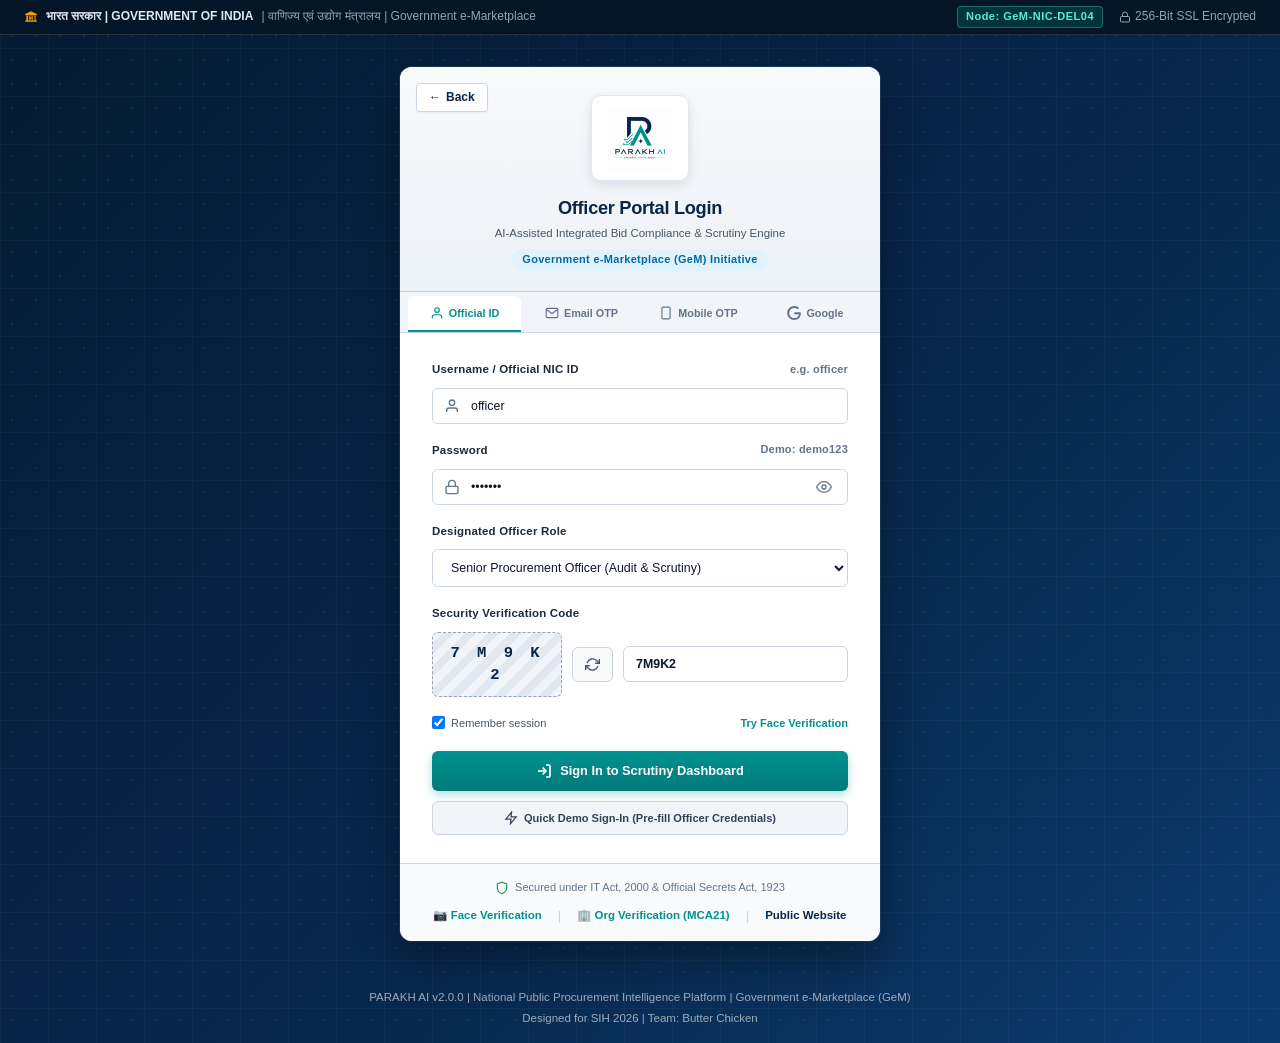
<file: static/portal/login.html>
<!DOCTYPE html>
<html lang="en">
<head>
    <meta charset="UTF-8">
    <meta name="viewport" content="width=device-width, initial-scale=1.0">
    <title>Officer Portal Login | PARAKH AI — Government e-Marketplace</title>
    <link rel="icon" type="image/png" href="/static/images/parakh-logo.png">
    <link rel="stylesheet" href="/static/common/components.css">
    <link rel="stylesheet" href="/static/css/styles.css">
    <style>
        :root {
            --primary-gov-blue: #07264A;
            --primary-gov-navy-dark: #041830;
            --secondary-teal: #009291;
            --secondary-teal-hover: #007a79;
            --accent-gold: #D97706;
            --surface-card: #FFFFFF;
            --text-dark: #0F172A;
            --text-muted: #475569;
            --border-color: #CBD5E1;
        }

        * {
            box-sizing: border-box;
            margin: 0;
            padding: 0;
        }

        body {
            font-family: 'Inter', -apple-system, BlinkMacSystemFont, "Segoe UI", Roboto, sans-serif;
            min-height: 100vh;
            background: linear-gradient(135deg, #051A33 0%, #07264A 55%, #0B3B6D 100%);
            display: flex;
            flex-direction: column;
            color: var(--text-dark);
            position: relative;
            overflow-x: hidden;
        }

        /* Subtle background grid pattern for high-tech institutional look */
        body::before {
            content: "";
            position: absolute;
            top: 0; left: 0; right: 0; bottom: 0;
            background-image: 
                radial-gradient(rgba(255, 255, 255, 0.08) 1px, transparent 1px),
                linear-gradient(to right, rgba(255, 255, 255, 0.03) 1px, transparent 1px),
                linear-gradient(to bottom, rgba(255, 255, 255, 0.03) 1px, transparent 1px);
            background-size: 24px 24px, 48px 48px, 48px 48px;
            pointer-events: none;
            z-index: 0;
        }

        /* Top Government Accessibility Strip */
        .gov-top-strip {
            position: relative;
            z-index: 10;
            background-color: #031526;
            color: #E2E8F0;
            padding: 6px 24px;
            font-size: 12px;
            display: flex;
            justify-content: space-between;
            align-items: center;
            border-bottom: 1px solid rgba(255, 255, 255, 0.12);
        }

        .gov-top-left {
            display: flex;
            align-items: center;
            gap: 8px;
            flex-wrap: wrap;
        }

        .emblem-icon {
            display: inline-block;
            vertical-align: middle;
            fill: #F59E0B;
        }

        .gov-dept-text {
            color: #94A3B8;
        }

        .gov-top-right {
            display: flex;
            align-items: center;
            gap: 16px;
        }

        .strip-badge {
            background: rgba(0, 146, 145, 0.25);
            color: #5EEAD4;
            border: 1px solid rgba(94, 234, 212, 0.3);
            padding: 2px 8px;
            border-radius: 4px;
            font-size: 11px;
            font-weight: 600;
            letter-spacing: 0.5px;
        }

        /* Main Container */
        .login-wrapper {
            position: relative;
            z-index: 1;
            flex: 1;
            display: flex;
            justify-content: center;
            align-items: center;
            padding: 32px 16px;
        }

        .login-card {
            background: var(--surface-card);
            border-radius: 12px;
            width: 100%;
            max-width: 480px;
            box-shadow: 0 20px 45px rgba(0, 0, 0, 0.35), 0 0 0 1px rgba(255, 255, 255, 0.1);
            overflow: hidden;
            animation: fadeIn 0.4s ease-out;
        }

        @keyframes fadeIn {
            from { opacity: 0; transform: translateY(12px); }
            to { opacity: 1; transform: translateY(0); }
        }

        .login-header {
            background: linear-gradient(180deg, #F8FAFC 0%, #EDF2F7 100%);
            padding: 28px 32px 20px;
            text-align: center;
            border-bottom: 1px solid var(--border-color);
            position: relative;
        }

        .login-logo-container {
            display: inline-flex;
            align-items: center;
            justify-content: center;
            background: #FFFFFF;
            padding: 10px 16px;
            border-radius: 10px;
            box-shadow: 0 4px 12px rgba(7, 38, 74, 0.12);
            border: 1px solid #E2E8F0;
            margin-bottom: 14px;
        }

        .login-logo {
            height: 64px;
            width: auto;
            object-fit: contain;
            display: block;
        }

        .login-title {
            color: var(--primary-gov-blue);
            font-size: 1.35rem;
            font-weight: 800;
            letter-spacing: -0.3px;
            margin-bottom: 4px;
        }

        .login-subtitle {
            color: var(--text-muted);
            font-size: 0.85rem;
            line-height: 1.4;
        }

        .badge-gem {
            display: inline-block;
            margin-top: 8px;
            background-color: #E0F2FE;
            color: #0369A1;
            font-size: 11px;
            font-weight: 700;
            padding: 3px 10px;
            border-radius: 9999px;
            letter-spacing: 0.3px;
        }

        /* Form Body */
        .login-body {
            padding: 28px 32px;
        }

        .form-group {
            margin-bottom: 18px;
        }

        .form-label {
            display: flex;
            justify-content: space-between;
            align-items: center;
            font-weight: 600;
            margin-bottom: 6px;
            font-size: 0.85rem;
            color: #1E293B;
        }

        .input-wrapper {
            position: relative;
            display: flex;
            align-items: center;
        }

        .input-icon {
            position: absolute;
            left: 12px;
            color: #64748B;
            display: flex;
            align-items: center;
            pointer-events: none;
        }

        .form-control {
            width: 100%;
            padding: 10px 14px 10px 38px;
            border: 1px solid var(--border-color);
            border-radius: 6px;
            font-family: inherit;
            font-size: 0.92rem;
            color: var(--text-dark);
            background-color: #FFFFFF;
            transition: border-color 0.2s, box-shadow 0.2s;
        }

        .form-control:focus {
            outline: none;
            border-color: var(--secondary-teal);
            box-shadow: 0 0 0 3px rgba(0, 146, 145, 0.15);
        }

        .toggle-password-btn {
            position: absolute;
            right: 12px;
            background: none;
            border: none;
            color: #64748B;
            cursor: pointer;
            padding: 4px;
            display: flex;
            align-items: center;
        }

        .toggle-password-btn:hover {
            color: var(--primary-gov-blue);
        }

        /* Captcha Row */
        .captcha-row {
            display: flex;
            gap: 10px;
            align-items: center;
        }

        .captcha-display {
            background: repeating-linear-gradient(
                -45deg,
                #F1F5F9,
                #F1F5F9 8px,
                #E2E8F0 8px,
                #E2E8F0 16px
            );
            color: var(--primary-gov-blue);
            font-family: 'Courier New', Courier, monospace;
            font-weight: 800;
            font-size: 1.15rem;
            letter-spacing: 4px;
            padding: 9px 14px;
            border-radius: 6px;
            border: 1px dashed #94A3B8;
            user-select: none;
            min-width: 130px;
            text-align: center;
        }

        .btn-refresh-captcha {
            background: #F8FAFC;
            border: 1px solid var(--border-color);
            border-radius: 6px;
            padding: 9px 12px;
            cursor: pointer;
            color: #475569;
            display: inline-flex;
            align-items: center;
            justify-content: center;
            transition: all 0.2s;
        }

        .btn-refresh-captcha:hover {
            background: #EDF2F7;
            color: var(--primary-gov-blue);
            border-color: #94A3B8;
        }

        /* Buttons */
        .btn-submit {
            width: 100%;
            background: linear-gradient(180deg, #009291 0%, #007a79 100%);
            color: #FFFFFF;
            padding: 12px 18px;
            border: none;
            border-radius: 6px;
            font-weight: 700;
            font-size: 0.95rem;
            cursor: pointer;
            display: flex;
            align-items: center;
            justify-content: center;
            gap: 8px;
            box-shadow: 0 4px 10px rgba(0, 146, 145, 0.3);
            transition: all 0.2s;
            margin-top: 20px;
        }

        .btn-submit:hover {
            background: linear-gradient(180deg, #007a79 0%, #006362 100%);
            box-shadow: 0 6px 14px rgba(0, 146, 145, 0.4);
            transform: translateY(-1px);
        }

        .btn-submit:active {
            transform: translateY(0);
        }

        .btn-demo-fill {
            width: 100%;
            background: #F1F5F9;
            color: #334155;
            border: 1px solid #CBD5E1;
            padding: 9px 14px;
            border-radius: 6px;
            font-weight: 600;
            font-size: 0.82rem;
            cursor: pointer;
            display: flex;
            align-items: center;
            justify-content: center;
            gap: 6px;
            transition: all 0.2s;
            margin-top: 10px;
        }

        .btn-demo-fill:hover {
            background: #E2E8F0;
            color: var(--primary-gov-blue);
            border-color: #94A3B8;
        }

        /* Remember & Forgot Row */
        .options-row {
            display: flex;
            justify-content: space-between;
            align-items: center;
            font-size: 0.82rem;
            color: var(--text-muted);
            margin-top: 4px;
        }

        .options-row label {
            display: flex;
            align-items: center;
            gap: 6px;
            cursor: pointer;
        }

        .options-row a {
            color: var(--secondary-teal);
            text-decoration: none;
            font-weight: 600;
        }

        .options-row a:hover {
            text-decoration: underline;
        }

        /* Card Footer */
        .login-footer {
            background-color: #F8FAFC;
            padding: 16px 24px;
            border-top: 1px solid var(--border-color);
            text-align: center;
        }

        .security-badge {
            display: flex;
            align-items: center;
            justify-content: center;
            gap: 6px;
            font-size: 11px;
            color: #64748B;
            margin-bottom: 10px;
        }

        .back-link {
            display: inline-flex;
            align-items: center;
            gap: 6px;
            font-size: 0.85rem;
            color: var(--primary-gov-blue);
            font-weight: 600;
            text-decoration: none;
            transition: color 0.2s;
        }

        .back-link:hover {
            color: var(--secondary-teal);
            text-decoration: underline;
        }

        /* Auth Navigation Tabs */
        .auth-nav-tabs {
            display: flex;
            background: #F1F5F9;
            border-bottom: 1px solid var(--border-color);
            padding: 4px 8px 0;
            gap: 4px;
        }

        .auth-tab-btn {
            flex: 1;
            background: none;
            border: none;
            padding: 10px 4px;
            font-size: 0.8rem;
            font-weight: 600;
            color: #64748B;
            cursor: pointer;
            border-bottom: 2px solid transparent;
            transition: all 0.2s;
            display: flex;
            align-items: center;
            justify-content: center;
            gap: 5px;
        }

        .auth-tab-btn:hover {
            color: var(--primary-gov-blue);
        }

        .auth-tab-btn.active {
            color: var(--secondary-teal);
            border-bottom-color: var(--secondary-teal);
            background: #FFFFFF;
            border-top-left-radius: 6px;
            border-top-right-radius: 6px;
        }

        .auth-panel {
            display: none;
        }

        .auth-panel.active {
            display: block;
        }

        /* OTP Input & Resend Row */
        .otp-row {
            display: flex;
            gap: 8px;
            align-items: stretch;
        }

        .btn-otp-action {
            white-space: nowrap;
            background: #07264A;
            color: #FFFFFF;
            border: none;
            border-radius: 6px;
            padding: 0 14px;
            font-weight: 600;
            font-size: 0.82rem;
            cursor: pointer;
            transition: background 0.2s;
        }

        .btn-otp-action:hover {
            background: #0B3B6D;
        }

        .btn-otp-action:disabled {
            background: #94A3B8;
            cursor: not-allowed;
        }

        /* Face Verification Modal */
        .kyc-modal-backdrop {
            display: none;
            position: fixed;
            top: 0; left: 0; right: 0; bottom: 0;
            background: rgba(4, 24, 48, 0.85);
            z-index: 9999;
            align-items: center;
            justify-content: center;
            padding: 16px;
        }

        .kyc-modal-card {
            background: #FFFFFF;
            border-radius: 12px;
            max-width: 520px;
            width: 100%;
            overflow: hidden;
            box-shadow: 0 25px 50px -12px rgba(0, 0, 0, 0.5);
            animation: fadeIn 0.3s ease-out;
        }

        .kyc-modal-header {
            background: #07264A;
            color: #FFFFFF;
            padding: 16px 20px;
            display: flex;
            justify-content: space-between;
            align-items: center;
        }

        .kyc-modal-body {
            padding: 20px;
        }

        .webcam-viewport {
            position: relative;
            width: 100%;
            height: 240px;
            background: #0F172A;
            border-radius: 8px;
            overflow: hidden;
            display: flex;
            align-items: center;
            justify-content: center;
            border: 2px dashed #009291;
        }

        .face-oval-guide {
            position: absolute;
            width: 140px;
            height: 180px;
            border: 2px solid #5EEAD4;
            border-radius: 50%;
            box-shadow: 0 0 0 9999px rgba(15, 23, 42, 0.5);
            pointer-events: none;
            animation: pulseGlow 2s infinite alternate;
        }

        @keyframes pulseGlow {
            0% { border-color: #5EEAD4; box-shadow: 0 0 0 9999px rgba(15, 23, 42, 0.55); }
            100% { border-color: #009291; box-shadow: 0 0 0 9999px rgba(15, 23, 42, 0.45); }
        }

        .liveness-instruction {
            margin-top: 12px;
            background: #F0FDFA;
            border: 1px solid #99F6E4;
            color: #0F766E;
            padding: 10px 14px;
            border-radius: 6px;
            font-size: 0.85rem;
            display: flex;
            align-items: center;
            gap: 8px;
            font-weight: 500;
        }

        .privacy-safe-badge {
            margin-top: 12px;
            font-size: 11px;
            color: #64748B;
            line-height: 1.4;
            display: flex;
            align-items: flex-start;
            gap: 6px;
        }

        /* Bottom Institutional Copyright */
        .institutional-bottom {
            text-align: center;
            padding: 16px;
            color: rgba(255, 255, 255, 0.6);
            font-size: 11.5px;
            z-index: 10;
        }
    </style>
</head>
<body>

    <!-- 1. Government of India Accessibility & Node Strip -->
    <div class="gov-top-strip">
        <div class="gov-top-left">
            <svg class="emblem-icon" width="14" height="14" viewBox="0 0 24 24">
                <path d="M12 2L2 7v2h20V7L12 2zm-8 8v8H2v2h20v-2h-2v-8h-2v8h-3v-8h-2v8h-2v-8H9v8H7v-8H4zm7 2a1.5 1.5 0 100 3 1.5 1.5 0 000-3z"/>
            </svg>
            <strong>भारत सरकार | GOVERNMENT OF INDIA</strong>
            <span class="gov-dept-text">| वाणिज्य एवं उद्योग मंत्रालय | Government e-Marketplace</span>
        </div>
        <div class="gov-top-right">
            <span class="strip-badge">Node: GeM-NIC-DEL04</span>
            <span style="display: flex; align-items: center; gap: 4px; color:#94A3B8;">
                <svg width="12" height="12" viewBox="0 0 24 24" fill="none" stroke="currentColor" stroke-width="2">
                    <rect x="3" y="11" width="18" height="11" rx="2" ry="2"/>
                    <path d="M7 11V7a5 5 0 0 1 10 0v4"/>
                </svg>
                256-Bit SSL Encrypted
            </span>
        </div>
    </div>

    <!-- 2. Main Login Card Section -->
    <div class="login-wrapper">
        <div class="login-card">
            
            <!-- Login Header with Official Logo -->
            <div class="login-header">
                <a href="/" onclick="if(window.history.length > 1){ window.history.back(); return false; }" style="position:absolute; top:16px; left:16px; font-size:12px; font-weight:700; color:var(--primary-gov-blue); text-decoration:none; display:inline-flex; align-items:center; gap:5px; padding:5px 12px; background:#FFFFFF; border:1px solid #CBD5E1; border-radius:4px; box-shadow:0 1px 2px rgba(0,0,0,0.05); cursor:pointer;" title="Return to home page">
                    <span>&larr;</span> <span>Back</span>
                </a>
                <div class="login-logo-container" title="PARAKH AI — Official Bid Scrutiny System">
                    <img src="/static/images/parakh-logo.png" alt="PARAKH AI Logo" class="login-logo">
                </div>
                <h1 class="login-title">Officer Portal Login</h1>
                <p class="login-subtitle">AI-Assisted Integrated Bid Compliance & Scrutiny Engine</p>
                <div class="badge-gem">Government e-Marketplace (GeM) Initiative</div>
            </div>

            <!-- Multi-Method Authentication Tab Bar -->
            <div class="auth-nav-tabs" role="tablist">
                <button type="button" class="auth-tab-btn active" id="tabBtnCreds" onclick="switchAuthTab('creds')" role="tab" aria-selected="true">
                    <svg width="14" height="14" viewBox="0 0 24 24" fill="none" stroke="currentColor" stroke-width="2">
                        <path d="M20 21v-2a4 4 0 0 0-4-4H8a4 4 0 0 0-4 4v2"/>
                        <circle cx="12" cy="7" r="4"/>
                    </svg>
                    <span>Official ID</span>
                </button>
                <button type="button" class="auth-tab-btn" id="tabBtnEmail" onclick="switchAuthTab('email')" role="tab" aria-selected="false">
                    <svg width="14" height="14" viewBox="0 0 24 24" fill="none" stroke="currentColor" stroke-width="2">
                        <path d="M4 4h16c1.1 0 2 .9 2 2v12c0 1.1-.9 2-2 2H4c-1.1 0-2-.9-2-2V6c0-1.1.9-2 2-2z"/>
                        <polyline points="22,6 12,13 2,6"/>
                    </svg>
                    <span>Email OTP</span>
                </button>
                <button type="button" class="auth-tab-btn" id="tabBtnPhone" onclick="switchAuthTab('phone')" role="tab" aria-selected="false">
                    <svg width="14" height="14" viewBox="0 0 24 24" fill="none" stroke="currentColor" stroke-width="2">
                        <rect x="5" y="2" width="14" height="20" rx="2" ry="2"/>
                        <line x1="12" y1="18" x2="12.01" y2="18"/>
                    </svg>
                    <span>Mobile OTP</span>
                </button>
                <button type="button" class="auth-tab-btn" id="tabBtnGoogle" onclick="switchAuthTab('google')" role="tab" aria-selected="false">
                    <svg width="14" height="14" viewBox="0 0 24 24" fill="currentColor">
                        <path d="M12.48 10.92v3.28h7.84c-.24 1.84-.853 3.187-1.787 4.133-1.147 1.147-2.933 2.4-6.053 2.4-4.827 0-8.6-3.893-8.6-8.72s3.773-8.72 8.6-8.72c2.6 0 4.507 1.027 5.907 2.347l2.307-2.307C18.747 1.44 16.133 0 12.48 0 5.867 0 .307 5.387.307 12s5.56 12 12.173 12c3.573 0 6.267-1.173 8.373-3.36 2.16-2.16 2.84-5.213 2.84-7.667 0-.76-.053-1.467-.173-2.053H12.48z"/>
                    </svg>
                    <span>Google</span>
                </button>
            </div>

            <!-- Login Body with 4 Panels -->
            <div class="login-body">
                
                <!-- Panel 1: Official NIC ID -->
                <div class="auth-panel active" id="panelCreds">
                    <form id="portalLoginForm" onsubmit="handlePortalLogin(event)">
                        <div class="form-group">
                            <label class="form-label" for="portalUsername">
                                <span>Username / Official NIC ID</span>
                                <span style="font-size:11px; color:#64748B;">e.g. officer</span>
                            </label>
                            <div class="input-wrapper">
                                <span class="input-icon">
                                    <svg width="16" height="16" viewBox="0 0 24 24" fill="none" stroke="currentColor" stroke-width="2">
                                        <path d="M20 21v-2a4 4 0 0 0-4-4H8a4 4 0 0 0-4 4v2"/>
                                        <circle cx="12" cy="7" r="4"/>
                                    </svg>
                                </span>
                                <input type="text" id="portalUsername" class="form-control" value="officer" required placeholder="Enter your official username or email" autocomplete="username">
                            </div>
                        </div>

                        <div class="form-group">
                            <label class="form-label" for="portalPassword">
                                <span>Password</span>
                                <span style="font-size:11px; color:#64748B;">Demo: demo123</span>
                            </label>
                            <div class="input-wrapper">
                                <span class="input-icon">
                                    <svg width="16" height="16" viewBox="0 0 24 24" fill="none" stroke="currentColor" stroke-width="2">
                                        <rect x="3" y="11" width="18" height="11" rx="2" ry="2"/>
                                        <path d="M7 11V7a5 5 0 0 1 10 0v4"/>
                                    </svg>
                                </span>
                                <input type="password" id="portalPassword" class="form-control" value="demo123" required placeholder="Enter your password" autocomplete="current-password">
                                <button type="button" class="toggle-password-btn" onclick="togglePasswordVisibility()" title="Show/Hide Password" aria-label="Toggle password visibility">
                                    <svg id="eyeIcon" width="16" height="16" viewBox="0 0 24 24" fill="none" stroke="currentColor" stroke-width="2">
                                        <path d="M1 12s4-8 11-8 11 8 11 8-4 8-11 8-11-8-11-8z"/>
                                        <circle cx="12" cy="12" r="3"/>
                                    </svg>
                                </button>
                            </div>
                        </div>

                        <div class="form-group">
                            <label class="form-label" for="portalRole">Designated Officer Role</label>
                            <select id="portalRole" class="form-control" style="padding-left:14px;">
                                <option value="officer" selected>Senior Procurement Officer (Audit & Scrutiny)</option>
                                <option value="examiner">Chief Technical Examiner (GeM Oversight)</option>
                                <option value="admin">System Administrator (NIC National Node)</option>
                            </select>
                        </div>

                        <div class="form-group">
                            <label class="form-label" for="portalCaptcha">Security Verification Code</label>
                            <div class="captcha-row">
                                <div class="captcha-display" id="captchaValue">7 M 9 K 2</div>
                                <button type="button" class="btn-refresh-captcha" onclick="refreshCaptcha()" title="Generate New Code">
                                    <svg width="15" height="15" viewBox="0 0 24 24" fill="none" stroke="currentColor" stroke-width="2.2" stroke-linecap="round" stroke-linejoin="round">
                                        <polyline points="23 4 23 10 17 10"></polyline>
                                        <polyline points="1 20 1 14 7 14"></polyline>
                                        <path d="M3.51 9a9 9 0 0 1 14.85-3.36L23 10M1 14l4.64 4.36A9 9 0 0 0 20.49 15"></path>
                                    </svg>
                                </button>
                                <input type="text" id="portalCaptcha" class="form-control" style="padding-left:12px; font-weight:700; text-transform:uppercase;" placeholder="Code" value="7M9K2" required>
                            </div>
                        </div>

                        <div class="options-row">
                            <label>
                                <input type="checkbox" id="rememberSession" checked>
                                <span>Remember session</span>
                            </label>
                            <a href="javascript:void(0)" onclick="openFaceKycModal()">Try Face Verification</a>
                        </div>

                        <button type="submit" class="btn-submit" id="btnSubmit">
                            <svg width="16" height="16" viewBox="0 0 24 24" fill="none" stroke="currentColor" stroke-width="2.5">
                                <path d="M15 3h4a2 2 0 0 1 2 2v14a2 2 0 0 1-2 2h-4"/>
                                <polyline points="10 17 15 12 10 7"/>
                                <line x1="15" y1="12" x2="3" y2="12"/>
                            </svg>
                            <span>Sign In to Scrutiny Dashboard</span>
                        </button>

                        <button type="button" class="btn-demo-fill" onclick="autoLoginDemo()">
                            <svg width="14" height="14" viewBox="0 0 24 24" fill="none" stroke="currentColor" stroke-width="2">
                                <polygon points="13 2 3 14 12 14 11 22 21 10 12 10 13 2"/>
                            </svg>
                            <span>Quick Demo Sign-In (Pre-fill Officer Credentials)</span>
                        </button>
                    </form>
                </div>

                <!-- Panel 2: Email OTP -->
                <div class="auth-panel" id="panelEmail">
                    <form onsubmit="handleEmailOtpVerify(event)">
                        <div class="form-group">
                            <label class="form-label" for="emailInput">Official Government / Corporate Email</label>
                            <div class="otp-row">
                                <input type="email" id="emailInput" class="form-control" placeholder="e.g. officer.gem@nic.in" value="officer.gem@nic.in" required style="padding-left:12px;">
                                <button type="button" class="btn-otp-action" id="btnSendEmailOtp" onclick="handleSendEmailOtp()">Send OTP</button>
                            </div>
                            <span id="emailOtpMsg" style="font-size:11.5px; color:#009291; margin-top:4px; display:block;"></span>
                        </div>

                        <div class="form-group">
                            <label class="form-label" for="emailOtpCode">6-Digit Verification Code</label>
                            <input type="text" id="emailOtpCode" class="form-control" placeholder="Enter 6-digit OTP (Demo: 123456)" maxlength="6" style="padding-left:12px; font-size:1.1rem; letter-spacing:4px; font-weight:700;" required value="123456">
                        </div>

                        <button type="submit" class="btn-submit" id="btnVerifyEmail">
                            <span>Verify Email &amp; Access Portal</span>
                        </button>
                    </form>
                </div>

                <!-- Panel 3: Phone OTP -->
                <div class="auth-panel" id="panelPhone">
                    <form onsubmit="handlePhoneOtpVerify(event)">
                        <div class="form-group">
                            <label class="form-label" for="phoneInput">Mobile Number (International E.164)</label>
                            <div class="otp-row">
                                <input type="tel" id="phoneInput" class="form-control" placeholder="+91 98765 43210" value="+919876543210" required style="padding-left:12px;">
                                <button type="button" class="btn-otp-action" id="btnSendPhoneOtp" onclick="handleSendPhoneOtp()">Send OTP</button>
                            </div>
                            <span id="phoneOtpMsg" style="font-size:11.5px; color:#009291; margin-top:4px; display:block;"></span>
                        </div>

                        <div class="form-group">
                            <label class="form-label" for="phoneOtpCode">6-Digit SMS Verification Code</label>
                            <input type="text" id="phoneOtpCode" class="form-control" placeholder="Enter SMS Code (Demo: 789456)" maxlength="6" style="padding-left:12px; font-size:1.1rem; letter-spacing:4px; font-weight:700;" required value="789456">
                        </div>

                        <button type="submit" class="btn-submit" id="btnVerifyPhone">
                            <span>Verify Mobile &amp; Access Portal</span>
                        </button>
                    </form>
                </div>

                <!-- Panel 4: Google SSO (Supabase Auth) -->
                <div class="auth-panel" id="panelGoogle">
                    <div style="text-align: center; padding: 16px 8px;">
                        <p style="font-size: 0.88rem; color: #475569; margin-bottom: 20px;">
                            Single Sign-On through official Google Workspace configured on the Supabase authentication cluster.
                        </p>
                        
                        <button type="button" class="btn-submit" onclick="handleGoogleSignIn()" style="background:#FFFFFF; color:#1E293B; border:1px solid #CBD5E1; box-shadow:0 2px 6px rgba(0,0,0,0.06);">
                            <svg width="18" height="18" viewBox="0 0 24 24" fill="currentColor">
                                <path d="M12.48 10.92v3.28h7.84c-.24 1.84-.853 3.187-1.787 4.133-1.147 1.147-2.933 2.4-6.053 2.4-4.827 0-8.6-3.893-8.6-8.72s3.773-8.72 8.6-8.72c2.6 0 4.507 1.027 5.907 2.347l2.307-2.307C18.747 1.44 16.133 0 12.48 0 5.867 0 .307 5.387.307 12s5.56 12 12.173 12c3.573 0 6.267-1.173 8.373-3.36 2.16-2.16 2.84-5.213 2.84-7.667 0-.76-.053-1.467-.173-2.053H12.48z"/>
                            </svg>
                            <span style="color:#0F172A; font-weight:600;">Continue with Google (Supabase)</span>
                        </button>

                        <div style="margin-top: 20px; background: #F8FAFC; border: 1px solid #E2E8F0; padding: 12px; border-radius: 6px; font-size: 11.5px; color: #64748B; text-align: left;">
                            <strong>Supabase Auth Cluster:</strong> <code style="color:#009291;">aws-0-ap-northeast-1</code><br>
                            If Google OAuth client secret is unconfigured in your cloud console, click below to use verified Demo Sign-In.
                        </div>
                    </div>
                </div>

            </div>

            <!-- Card Footer -->
            <div class="login-footer">
                <div class="security-badge">
                    <svg width="14" height="14" viewBox="0 0 24 24" fill="none" stroke="#16A34A" stroke-width="2">
                        <path d="M12 22s8-4 8-10V5l-8-3-8 3v7c0 6 8 10 8 10z"/>
                    </svg>
                    <span>Secured under IT Act, 2000 &amp; Official Secrets Act, 1923</span>
                </div>
                <div style="display:flex; justify-content:center; gap:16px;">
                    <a href="javascript:void(0)" onclick="openFaceKycModal()" class="back-link" style="color:#009291;">
                        <span>📷 Face Verification</span>
                    </a>
                    <span style="color:#CBD5E1;">|</span>
                    <a href="javascript:void(0)" onclick="openOrgKycModal()" class="back-link" style="color:#009291;">
                        <span>🏢 Org Verification (MCA21)</span>
                    </a>
                    <span style="color:#CBD5E1;">|</span>
                    <a href="/" class="back-link">
                        <span>Public Website</span>
                    </a>
                </div>
            </div>

        </div>
    </div>

    <!-- 3. Face Verification Modal (Replaces Aadhaar, Sections 17-23) -->
    <div class="kyc-modal-backdrop" id="faceKycModal">
        <div class="kyc-modal-card">
            <div class="kyc-modal-header">
                <div>
                    <h3 style="font-size:1.1rem; margin:0;">Identity Verification — Face Match</h3>
                    <p style="font-size:11.5px; color:#94A3B8; margin:2px 0 0;">Strict Biometric Verification Replacing Aadhaar</p>
                </div>
                <button type="button" onclick="closeFaceKycModal()" style="background:none; border:none; color:#FFFFFF; cursor:pointer; font-size:1.2rem;">&times;</button>
            </div>
            <div class="kyc-modal-body">
                <div class="webcam-viewport" id="webcamViewport">
                    <video id="webcamVideo" autoplay playsinline muted style="width:100%; height:100%; object-fit:cover; display:none;"></video>
                    <canvas id="faceCanvas" width="320" height="240" style="display:none;"></canvas>
                    
                    <!-- Oval Face Positioning Guide -->
                    <div class="face-oval-guide"></div>

                    <div id="cameraStandby" style="color:#94A3B8; text-align:center; z-index:2;">
                        <svg width="40" height="40" viewBox="0 0 24 24" fill="none" stroke="#009291" stroke-width="1.8" style="margin:0 auto 8px; display:block;">
                            <path d="M23 19a2 2 0 0 1-2 2H3a2 2 0 0 1-2-2V8a2 2 0 0 1 2-2h4l2-3h6l2 3h4a2 2 0 0 1 2 2z"/>
                            <circle cx="12" cy="13" r="4"/>
                        </svg>
                        <span style="font-size:12.5px; font-weight:600; color:#F1F5F9;">Camera Ready</span><br>
                        <span style="font-size:11px; color:#94A3B8;">Align your face within the cyan oval</span>
                    </div>
                </div>

                <!-- Liveness Challenge Feedback -->
                <div class="liveness-instruction" id="livenessPrompt">
                    <svg width="18" height="18" viewBox="0 0 24 24" fill="none" stroke="currentColor" stroke-width="2">
                        <path d="M2 12h20M12 2v20"/>
                    </svg>
                    <span id="livenessText">Liveness Challenge: Please look directly into the camera and blink twice.</span>
                </div>

                <!-- Verification Result Display -->
                <div id="faceVerifyResult" style="display:none; margin-top:12px; padding:12px; border-radius:6px; background:#F0FDF4; border:1px solid #BBF7D0; color:#166534; font-size:12.5px;">
                    <strong>Verification Passed (Score: 94.2%)</strong><br>
                    <span>Enrolled Reference Template matched with current capture.</span>
                </div>

                <!-- Biometric Privacy Safeguard Notice (Section 22) -->
                <div class="privacy-safe-badge">
                    <svg width="14" height="14" viewBox="0 0 24 24" fill="none" stroke="#009291" stroke-width="2" style="flex-shrink:0; margin-top:1px;">
                        <rect x="3" y="11" width="18" height="11" rx="2" ry="2"/>
                        <path d="M7 11V7a5 5 0 0 1 10 0v4"/>
                    </svg>
                    <span><strong>Biometric Privacy Safeguard:</strong> Zero raw facial images are stored on server systems. Only cryptographic verification hashes and status tokens are recorded in the immutable audit log.</span>
                </div>

                <div style="margin-top:18px; display:flex; gap:10px;">
                    <button type="button" class="btn-submit" id="btnTriggerFaceVerify" onclick="executeFaceVerification()" style="margin-top:0;">
                        <span>Capture &amp; Verify Face</span>
                    </button>
                    <button type="button" class="btn-otp-action" onclick="closeFaceKycModal()" style="background:#E2E8F0; color:#334155;">Cancel</button>
                </div>
            </div>
        </div>
    </div>

    <!-- 4. Organization Verification Modal (MCA21, Sections 24-27) -->
    <div class="kyc-modal-backdrop" id="orgKycModal">
        <div class="kyc-modal-card">
            <div class="kyc-modal-header">
                <div>
                    <h3 style="font-size:1.1rem; margin:0;">Organization Verification (MCA21)</h3>
                    <p style="font-size:11.5px; color:#94A3B8; margin:2px 0 0;">Ministry of Corporate Affairs &amp; ROC Registry Verification</p>
                </div>
                <button type="button" onclick="closeOrgKycModal()" style="background:none; border:none; color:#FFFFFF; cursor:pointer; font-size:1.2rem;">&times;</button>
            </div>
            <div class="kyc-modal-body">
                <form onsubmit="executeOrgVerification(event)">
                    <div class="form-group">
                        <label class="form-label" for="orgCinInput">Corporate Identification Number (CIN)</label>
                        <input type="text" id="orgCinInput" class="form-control" value="U29100MH2015PTC261942" placeholder="e.g. U29100MH2015PTC261942" maxlength="21" required style="padding-left:12px; font-weight:700; text-transform:uppercase;">
                    </div>
                    <div class="form-group">
                        <label class="form-label" for="orgSignatoryInput">Designated Authorized Representative</label>
                        <input type="text" id="orgSignatoryInput" class="form-control" value="Vikram Malhotra" placeholder="e.g. Vikram Malhotra" required style="padding-left:12px;">
                    </div>

                    <div id="orgVerifyResult" style="display:none; margin-bottom:14px; padding:12px; border-radius:6px; font-size:12px;"></div>

                    <div style="display:flex; gap:10px;">
                        <button type="submit" class="btn-submit" id="btnTriggerOrgVerify" style="margin-top:0;">
                            <span>Query MCA21 Registry</span>
                        </button>
                        <button type="button" class="btn-otp-action" onclick="closeOrgKycModal()" style="background:#E2E8F0; color:#334155;">Cancel</button>
                    </div>
                </form>
            </div>
        </div>
    </div>


        </div>
    </div>

    <!-- 3. Bottom Institutional Footer -->
    <div class="institutional-bottom">
        <div>PARAKH AI v2.0.0 | National Public Procurement Intelligence Platform | Government e-Marketplace (GeM)</div>
        <div style="margin-top:4px;">Designed for SIH 2026 | Team: Butter Chicken</div>
    </div>

    <!-- Scripts -->
    <script>
        const captchaChars = 'ABCDEFGHJKLMNPQRSTUVWXYZ23456789';
        let currentCaptcha = '7M9K2';

        function refreshCaptcha() {
            let result = '';
            for (let i = 0; i < 5; i++) {
                result += captchaChars.charAt(Math.floor(Math.random() * captchaChars.length));
            }
            currentCaptcha = result;
            document.getElementById('captchaValue').textContent = result.split('').join(' ');
            document.getElementById('portalCaptcha').value = '';
            document.getElementById('portalCaptcha').focus();
        }

        function togglePasswordVisibility() {
            const passInput = document.getElementById('portalPassword');
            const eyeIcon = document.getElementById('eyeIcon');
            if (passInput.type === 'password') {
                passInput.type = 'text';
                eyeIcon.innerHTML = `
                    <path d="M17.94 17.94A10.07 10.07 0 0 1 12 20c-7 0-11-8-11-8a18.45 18.45 0 0 1 5.06-5.94M9.9 4.24A9.12 9.12 0 0 1 12 4c7 0 11 8 11 8a18.5 18.5 0 0 1-2.16 3.19m-6.72-1.07a3 3 0 1 1-4.24-4.24"/>
                    <line x1="1" y1="1" x2="23" y2="23"/>
                `;
            } else {
                passInput.type = 'password';
                eyeIcon.innerHTML = `
                    <path d="M1 12s4-8 11-8 11 8 11 8-4 8-11 8-11-8-11-8z"/>
                    <circle cx="12" cy="12" r="3"/>
                `;
            }
        }

        function autoLoginDemo() {
            document.getElementById('portalUsername').value = 'officer';
            document.getElementById('portalPassword').value = 'demo123';
            document.getElementById('portalCaptcha').value = currentCaptcha;
            
            const btn = document.getElementById('btnSubmit');
            btn.innerHTML = `
                <svg width="16" height="16" viewBox="0 0 24 24" fill="none" stroke="currentColor" stroke-width="2" class="spin">
                    <circle cx="12" cy="12" r="10" stroke-dasharray="32" stroke-dashoffset="10"/>
                </svg>
                <span>Authenticating Officer Session...</span>
            `;
            setTimeout(() => {
                window.location.href = '/portal/dashboard';
            }, 400);
        }

        function handlePortalLogin(e) {
            e.preventDefault();
            const user = document.getElementById('portalUsername').value.trim();
            const pass = document.getElementById('portalPassword').value.trim();
            const cap = document.getElementById('portalCaptcha').value.trim().toUpperCase();

            if (cap !== currentCaptcha.replace(/\s+/g, '')) {
                alert('Security verification code does not match. Please try again.');
                refreshCaptcha();
                return;
            }

            const btn = document.getElementById('btnSubmit');
            btn.disabled = true;
            btn.innerHTML = `
                <svg width="16" height="16" viewBox="0 0 24 24" fill="none" stroke="currentColor" stroke-width="2.5" style="animation: spin 0.8s linear infinite;">
                    <circle cx="12" cy="12" r="10" stroke-opacity="0.25"/>
                    <path d="M12 2a10 10 0 0 1 10 10" stroke-opacity="1"/>
                </svg>
                <span>Authenticating Officer Session...</span>
            `;

            try {
                localStorage.setItem('parakh_officer_logged_in', 'true');
                localStorage.setItem('parakh_officer_name', user === 'officer' ? 'Shri Rajesh K. Sharma' : user);
                localStorage.setItem('parakh_officer_role', document.getElementById('portalRole').value);
            } catch (err) {}

            setTimeout(() => {
                window.location.href = '/portal/dashboard';
            }, 500);
        }

        // Tab Switching
        function switchAuthTab(tab) {
            const tabs = ['creds', 'email', 'phone', 'google'];
            tabs.forEach(t => {
                const btn = document.getElementById('tabBtn' + t.charAt(0).toUpperCase() + t.slice(1));
                const panel = document.getElementById('panel' + t.charAt(0).toUpperCase() + t.slice(1));
                if (btn) btn.classList.toggle('active', t === tab);
                if (panel) panel.classList.toggle('active', t === tab);
            });
        }

        // Email OTP Handlers
        async function handleSendEmailOtp() {
            const email = document.getElementById('emailInput').value.trim();
            const btn = document.getElementById('btnSendEmailOtp');
            const msg = document.getElementById('emailOtpMsg');

            if (!email || !email.includes('@')) {
                alert('Please enter a valid official email address.');
                return;
            }

            btn.disabled = true;
            btn.textContent = 'Sending...';

            try {
                const res = await fetch('/api/auth/otp/send', {
                    method: 'POST',
                    headers: { 'Content-Type': 'application/json' },
                    body: JSON.stringify({ destination: email, channel: 'email' })
                });
                const data = await res.json();
                msg.textContent = data.message;
                
                let seconds = 60;
                const timer = setInterval(() => {
                    seconds--;
                    if (seconds <= 0) {
                        clearInterval(timer);
                        btn.disabled = false;
                        btn.textContent = 'Resend OTP';
                    } else {
                        btn.textContent = `Resend (${seconds}s)`;
                    }
                }, 1000);
            } catch (err) {
                msg.textContent = 'Demo sandbox: use verification code 123456';
                btn.disabled = false;
                btn.textContent = 'Send OTP';
            }
        }

        async function handleEmailOtpVerify(e) {
            e.preventDefault();
            const email = document.getElementById('emailInput').value.trim();
            const otp = document.getElementById('emailOtpCode').value.trim();
            const btn = document.getElementById('btnVerifyEmail');

            btn.disabled = true;
            btn.textContent = 'Verifying Email OTP...';

            try {
                const res = await fetch('/api/auth/otp/verify', {
                    method: 'POST',
                    headers: { 'Content-Type': 'application/json' },
                    body: JSON.stringify({ destination: email, otp_code: otp, channel: 'email' })
                });
                if (!res.ok) throw new Error('Invalid OTP code');
                const data = await res.json();
                
                localStorage.setItem('parakh_officer_logged_in', 'true');
                localStorage.setItem('parakh_officer_name', 'Rajesh Kumar');
                localStorage.setItem('parakh_officer_role', 'officer');

                setTimeout(() => {
                    window.location.href = '/portal/dashboard';
                }, 400);
            } catch (err) {
                alert(err.message || 'Verification failed. Use demo code 123456.');
                btn.disabled = false;
                btn.textContent = 'Verify Email & Access Portal';
            }
        }

        // Phone OTP Handlers
        async function handleSendPhoneOtp() {
            const phone = document.getElementById('phoneInput').value.trim();
            const btn = document.getElementById('btnSendPhoneOtp');
            const msg = document.getElementById('phoneOtpMsg');

            if (!phone || phone.length < 10) {
                alert('Please enter a valid phone number with country code (+91).');
                return;
            }

            btn.disabled = true;
            btn.textContent = 'Sending...';

            try {
                const res = await fetch('/api/auth/otp/send', {
                    method: 'POST',
                    headers: { 'Content-Type': 'application/json' },
                    body: JSON.stringify({ destination: phone, channel: 'sms' })
                });
                const data = await res.json();
                msg.textContent = data.message;

                let seconds = 60;
                const timer = setInterval(() => {
                    seconds--;
                    if (seconds <= 0) {
                        clearInterval(timer);
                        btn.disabled = false;
                        btn.textContent = 'Resend SMS';
                    } else {
                        btn.textContent = `Resend (${seconds}s)`;
                    }
                }, 1000);
            } catch (err) {
                msg.textContent = 'Demo sandbox: use SMS verification code 789456';
                btn.disabled = false;
                btn.textContent = 'Send OTP';
            }
        }

        async function handlePhoneOtpVerify(e) {
            e.preventDefault();
            const phone = document.getElementById('phoneInput').value.trim();
            const otp = document.getElementById('phoneOtpCode').value.trim();
            const btn = document.getElementById('btnVerifyPhone');

            btn.disabled = true;
            btn.textContent = 'Verifying Phone OTP...';

            try {
                const res = await fetch('/api/auth/otp/verify', {
                    method: 'POST',
                    headers: { 'Content-Type': 'application/json' },
                    body: JSON.stringify({ destination: phone, otp_code: otp, channel: 'sms' })
                });
                if (!res.ok) throw new Error('Invalid OTP code');
                
                localStorage.setItem('parakh_officer_logged_in', 'true');
                localStorage.setItem('parakh_officer_name', 'Rajesh Kumar');
                localStorage.setItem('parakh_officer_role', 'officer');

                setTimeout(() => {
                    window.location.href = '/portal/dashboard';
                }, 400);
            } catch (err) {
                alert(err.message || 'Verification failed. Use demo code 789456.');
                btn.disabled = false;
                btn.textContent = 'Verify Mobile & Access Portal';
            }
        }

        // Google Single Sign-On Handler
        async function handleGoogleSignIn() {
            try {
                const res = await fetch('/api/auth/supabase-config');
                const cfg = await res.json();
                if (cfg.google_oauth_enabled) {
                    window.location.href = `${cfg.supabase_url}/auth/v1/authorize?provider=google&redirect_to=${encodeURIComponent(window.location.origin + '/portal/dashboard')}`;
                } else {
                    alert('Supabase Notice: Google OAuth provider is in Sandbox Mode. Logging in using Verified Demo Officer credentials.');
                    autoLoginDemo();
                }
            } catch (err) {
                autoLoginDemo();
            }
        }

        // Face Verification Modal & Webcam Logic (Replacing Aadhaar)
        let mediaStream = null;

        function openFaceKycModal() {
            document.getElementById('faceKycModal').style.display = 'flex';
            const video = document.getElementById('webcamVideo');
            const standby = document.getElementById('cameraStandby');

            if (navigator.mediaDevices && navigator.mediaDevices.getUserMedia) {
                navigator.mediaDevices.getUserMedia({ video: { width: 320, height: 240 } })
                    .then(stream => {
                        mediaStream = stream;
                        video.srcObject = stream;
                        video.style.display = 'block';
                        standby.style.display = 'none';
                    })
                    .catch(() => {
                        // Keep standby view for environments without active webcam hardware
                        standby.innerHTML = `
                            <svg width="40" height="40" viewBox="0 0 24 24" fill="none" stroke="#009291" stroke-width="1.8" style="margin:0 auto 8px; display:block;">
                                <circle cx="12" cy="12" r="10"/>
                                <path d="M12 6v6l4 2"/>
                            </svg>
                            <span style="font-size:12.5px; font-weight:600; color:#F1F5F9;">Virtual Biometric Camera Active</span><br>
                            <span style="font-size:11px; color:#94A3B8;">Align within oval frame for AI liveness scan</span>
                        `;
                    });
            }
        }

        function closeFaceKycModal() {
            if (mediaStream) {
                mediaStream.getTracks().forEach(track => track.stop());
                mediaStream = null;
            }
            document.getElementById('faceKycModal').style.display = 'none';
            document.getElementById('faceVerifyResult').style.display = 'none';
        }

        async function executeFaceVerification() {
            const btn = document.getElementById('btnTriggerFaceVerify');
            const prompt = document.getElementById('livenessPrompt');
            const resDiv = document.getElementById('faceVerifyResult');

            btn.disabled = true;
            btn.innerHTML = `
                <svg width="16" height="16" viewBox="0 0 24 24" fill="none" stroke="currentColor" stroke-width="2.5" style="animation: spin 0.8s linear infinite;">
                    <circle cx="12" cy="12" r="10" stroke-opacity="0.25"/>
                    <path d="M12 2a10 10 0 0 1 10 10" stroke-opacity="1"/>
                </svg>
                <span>Evaluating Liveness &amp; Facial Match...</span>
            `;

            prompt.innerHTML = `<span><strong>Liveness Challenge:</strong> Blink detected. Matching facial landmarks against registered template...</span>`;

            try {
                const res = await fetch('/api/kyc/face-verify', {
                    method: 'POST',
                    headers: { 'Content-Type': 'application/json' },
                    body: JSON.stringify({
                        user_id: "officer",
                        challenge_response: "BLINK_CONFIRMED"
                    })
                });
                const data = await res.json();

                resDiv.style.display = 'block';
                resDiv.innerHTML = `
                    <strong>Identity Verification — Face Match Confirmed</strong><br>
                    <span>Status: <strong style="color:#009291;">${data.verification_status}</strong> | Consistency Score: <strong>${data.similarity_score}%</strong></span><br>
                    <span style="font-size:11px; color:#64748B;">Audit Token: <code>${data.audit_signature.slice(0, 32)}...</code></span>
                `;

                btn.innerHTML = `<span>Proceed to Dashboard &rarr;</span>`;
                btn.disabled = false;
                btn.onclick = () => {
                    closeFaceKycModal();
                    localStorage.setItem('parakh_officer_logged_in', 'true');
                    localStorage.setItem('parakh_officer_name', 'Shri Rajesh K. Sharma (Face Verified)');
                    window.location.href = '/portal/dashboard';
                };
            } catch (err) {
                alert('Face verification communication error. Retrying with demo credentials.');
                closeFaceKycModal();
            }
        }

        // Organization Verification Modal Handlers
        function openOrgKycModal() {
            document.getElementById('orgKycModal').style.display = 'flex';
        }

        function closeOrgKycModal() {
            document.getElementById('orgKycModal').style.display = 'none';
        }

        async function executeOrgVerification(e) {
            e.preventDefault();
            const cin = document.getElementById('orgCinInput').value.trim();
            const signatory = document.getElementById('orgSignatoryInput').value.trim();
            const btn = document.getElementById('btnTriggerOrgVerify');
            const resDiv = document.getElementById('orgVerifyResult');

            btn.disabled = true;
            btn.textContent = 'Querying MCA21 Gateway...';

            try {
                const res = await fetch('/api/kyc/org-verify', {
                    method: 'POST',
                    headers: { 'Content-Type': 'application/json' },
                    body: JSON.stringify({ cin, authorized_person: signatory })
                });
                const data = await res.json();

                resDiv.style.display = 'block';
                if (data.success && data.verification_status === 'VERIFIED') {
                    resDiv.style.background = '#F0FDF4';
                    resDiv.style.border = '1px solid #BBF7D0';
                    resDiv.style.color = '#166534';
                    resDiv.innerHTML = `
                        <strong>MCA21 Registry Verified</strong><br>
                        <span>Entity: <strong>${data.legal_name}</strong></span><br>
                        <span>Status: <strong>${data.company_status}</strong> | PAN: <strong>${data.pan}</strong></span><br>
                        <span>Authorized Signatory: <strong>${signatory}</strong> (Matched in MCA records)</span>
                    `;
                } else {
                    resDiv.style.background = '#FEF2F2';
                    resDiv.style.border = '1px solid #FECACA';
                    resDiv.style.color = '#991B1B';
                    resDiv.innerHTML = `<strong>Status: ${data.verification_status}</strong><br><span>${data.message}</span>`;
                }
            } catch (err) {
                resDiv.style.display = 'block';
                resDiv.style.background = '#FEF2F2';
                resDiv.innerHTML = `<strong>Error querying registry:</strong> ${err.message}`;
            } finally {
                btn.disabled = false;
                btn.textContent = 'Query MCA21 Registry';
            }
        }

    </script>
    <style>
        @keyframes spin {
            from { transform: rotate(0deg); }
            to { transform: rotate(360deg); }
        }
    </style>
</body>
</html>
</file>
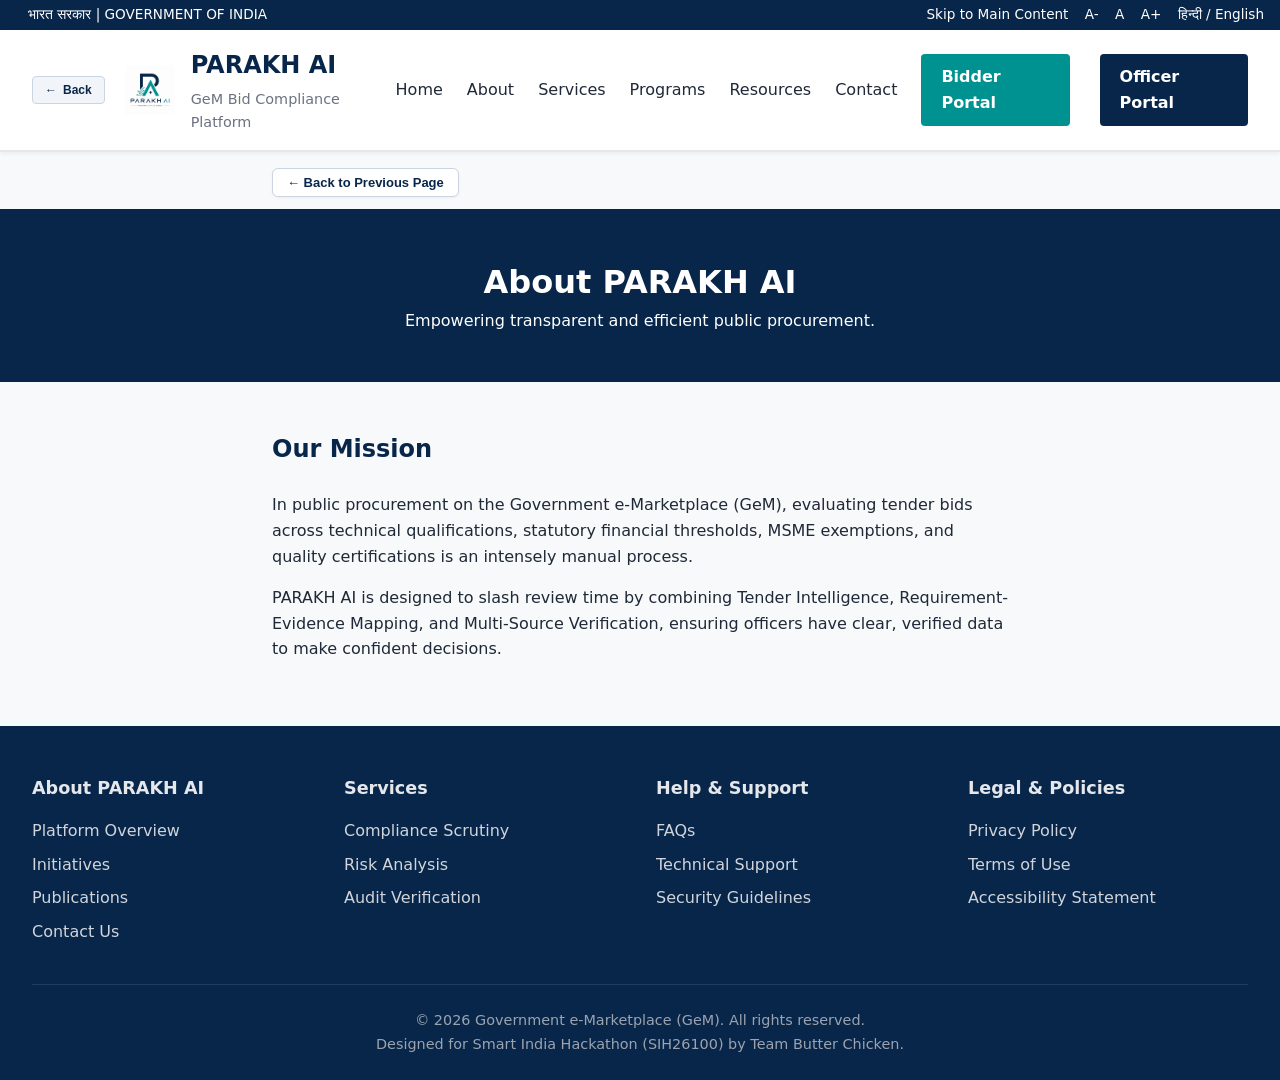
<file: static/public/about.html>
<!DOCTYPE html>
<html lang="en">
<head>
    <meta charset="UTF-8">
    <meta name="viewport" content="width=device-width, initial-scale=1.0">
    <title>About | PARAKH AI</title>
    <link rel="stylesheet" href="/static/common/components.css">
    <style>
        .page-header {
            background-color: var(--primary-gov-blue);
            color: white;
            padding: 48px 32px;
            text-align: center;
        }
        .content-section {
            max-width: 800px;
            margin: 48px auto;
            padding: 0 32px;
        }
        .content-section h2 {
            color: var(--primary-gov-blue);
            margin-bottom: 24px;
        }
        .content-section p {
            margin-bottom: 16px;
        }
    </style>
</head>
<body>
    <div id="navbar-container"></div>
    
    <main>
        <div style="max-width: 800px; margin: 16px auto 0; padding: 0 32px;">
            <button type="button" onclick="if(window.history.length > 1){ window.history.back(); } else { window.location.href='/'; }" style="display:inline-flex; align-items:center; gap:6px; background:#FFFFFF; border:1px solid #CBD5E1; color:#07264A; padding:6px 14px; border-radius:6px; font-size:13px; font-weight:600; cursor:pointer; box-shadow:0 1px 3px rgba(0,0,0,0.05);">
                &larr; Back to Previous Page
            </button>
        </div>
        <div class="page-header" style="margin-top:12px;">
            <h1>About PARAKH AI</h1>
            <p>Empowering transparent and efficient public procurement.</p>
        </div>
        <div class="content-section">
            <h2>Our Mission</h2>
            <p>In public procurement on the Government e-Marketplace (GeM), evaluating tender bids across technical qualifications, statutory financial thresholds, MSME exemptions, and quality certifications is an intensely manual process.</p>
            <p>PARAKH AI is designed to slash review time by combining Tender Intelligence, Requirement-Evidence Mapping, and Multi-Source Verification, ensuring officers have clear, verified data to make confident decisions.</p>
        </div>
    </main>
    
    <div id="footer-container"></div>
    <script src="/static/common/navbar.js"></script>
    <script src="/static/common/footer.js"></script>
</body>
</html>
</file>
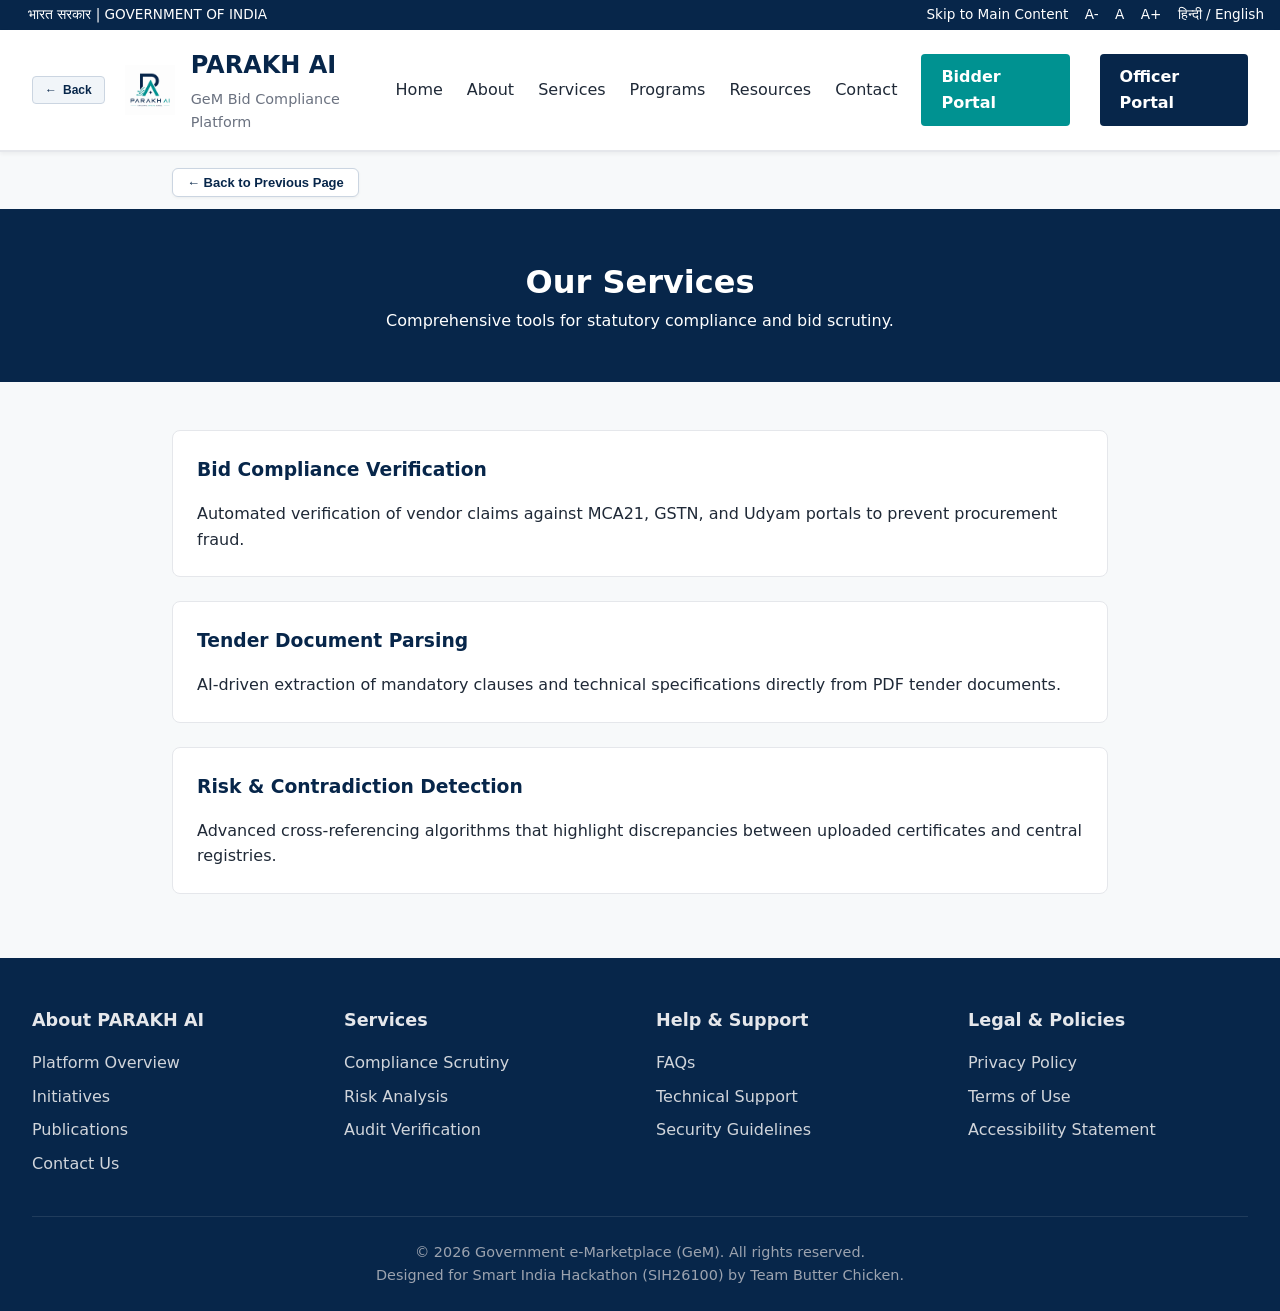
<file: static/public/services.html>
<!DOCTYPE html>
<html lang="en">
<head>
    <meta charset="UTF-8">
    <meta name="viewport" content="width=device-width, initial-scale=1.0">
    <title>Services | PARAKH AI</title>
    <link rel="stylesheet" href="/static/common/components.css">
    <style>
        .page-header { background-color: var(--primary-gov-blue); color: white; padding: 48px 32px; text-align: center; }
        .content-section { max-width: 1000px; margin: 48px auto; padding: 0 32px; }
        .service-card { border: 1px solid var(--border-light); padding: 24px; border-radius: 8px; margin-bottom: 24px; background: white;}
        .service-card h3 { color: var(--primary-gov-blue); margin-bottom: 16px; }
    </style>
</head>
<body>
    <div id="navbar-container"></div>
    
    <main>
        <div style="max-width: 1000px; margin: 16px auto 0; padding: 0 32px;">
            <button type="button" onclick="if(window.history.length > 1){ window.history.back(); } else { window.location.href='/'; }" style="display:inline-flex; align-items:center; gap:6px; background:#FFFFFF; border:1px solid #CBD5E1; color:#07264A; padding:6px 14px; border-radius:6px; font-size:13px; font-weight:600; cursor:pointer; box-shadow:0 1px 3px rgba(0,0,0,0.05);">
                &larr; Back to Previous Page
            </button>
        </div>
        <div class="page-header" style="margin-top:12px;">
            <h1>Our Services</h1>
            <p>Comprehensive tools for statutory compliance and bid scrutiny.</p>
        </div>
        <div class="content-section">
            <div class="service-card">
                <h3>Bid Compliance Verification</h3>
                <p>Automated verification of vendor claims against MCA21, GSTN, and Udyam portals to prevent procurement fraud.</p>
            </div>
            <div class="service-card">
                <h3>Tender Document Parsing</h3>
                <p>AI-driven extraction of mandatory clauses and technical specifications directly from PDF tender documents.</p>
            </div>
            <div class="service-card">
                <h3>Risk & Contradiction Detection</h3>
                <p>Advanced cross-referencing algorithms that highlight discrepancies between uploaded certificates and central registries.</p>
            </div>
        </div>
    </main>
    
    <div id="footer-container"></div>
    <script src="/static/common/navbar.js"></script>
    <script src="/static/common/footer.js"></script>
</body>
</html>
</file>
<file: static/css/styles.css>
/* ==========================================================================
   PARAKH AI — Ministry of Petroleum & Natural Gas, Government of India
   Hydrocarbon Telemetry & Statutory Compliance Scrutiny System
   Design Standard: Indian Government Enterprise Portal (2012–2018 Modernized)
   Palette: Strict Three-Tone System
     1. Primary: Deep Navy / Government Blue (#123B63)
     2. Surface / Background: Crisp Light Neutral (#F4F6F9 / #FFFFFF)
     3. Accent: Restrained Saffron / Amber (#C25E00 / #D97706)
   ========================================================================== */

/* --- 1. CSS VARIABLES & THEME TOKENS --- */
:root {
  /* PARAKH AI Brand Identity - Navy & Teal */
  --parakh-navy: #07264A;
  --parakh-teal: #009291;
  --parakh-white: #FFFFFF;
  --parakh-bg: #F7F9FA;
  
  --primary-navy: var(--parakh-navy);
  --primary-navy-dark: #041B36; /* Darker navy for hover states */
  --primary-navy-light: #154173; /* Lighter navy for active states */
  
  --bg-page: var(--parakh-bg);
  --bg-panel: var(--parakh-white);
  --bg-subtle: #EDF1F5; 
  --bg-hover: #E2E8F0; 
  
  --accent-amber: var(--parakh-teal); /* Repurposing the old amber variable as the primary accent (Teal) */
  --accent-amber-light: #E0F2F1;
  --accent-amber-border: #80CBC4;
  --accent-amber-hover: #00796B;

  /* Institutional Borders & Text */
  --border-color: #D1D9E0;
  --border-subtle: #E8ECEF;
  --border-dark: var(--parakh-navy);
  
  --text-main: #0F172A;
  --text-muted: #475569;
  --text-light: #64748B;
  --text-white: #FFFFFF;

  /* Strictly Semantic Status Colors (Used only where meaningful) */
  --status-compliant-text: #166534;
  --status-compliant-bg: #DCFCE7;
  --status-compliant-border: #86EFAC;

  --status-critical-text: #991B1B;
  --status-critical-bg: #FEE2E2;
  --status-critical-border: #FCA5A5;

  --status-warning-text: #92400E;
  --status-warning-bg: #FEF3C7;
  --status-warning-border: #FDE68A;

  --status-info-text: #1E40AF;
  --status-info-bg: #DBEAFE;
  --status-info-border: #93C5FD;

  /* Typography Scale */
  --font-family: 'Segoe UI', Roboto, -apple-system, BlinkMacSystemFont, Arial, sans-serif;
  --font-size-base: 13.5px;
  --font-size-sm: 12.5px;
  --font-size-xs: 11px;
  --font-size-sub: 15px;
  --font-size-heading: 19px;
  --font-size-title: 22px;

  /* Modern UI Borders and Subtle Shadows */
  --border-radius-sm: 6px;
  --border-radius-md: 10px;
  --shadow-subtle: 0 1px 2px rgba(0, 0, 0, 0.05);
  --shadow-panel: 0 4px 6px -1px rgba(0, 0, 0, 0.1), 0 2px 4px -1px rgba(0, 0, 0, 0.06);
  --shadow-modal: 0 20px 25px -5px rgba(0, 0, 0, 0.1), 0 10px 10px -5px rgba(0, 0, 0, 0.04);
}

/* Base Reset */
*, *::before, *::after {
  box-sizing: border-box;
  margin: 0;
  padding: 0;
}

html {
  font-size: var(--font-size-base);
  background-color: var(--bg-page);
  color: var(--text-main);
  scroll-behavior: smooth;
}

body {
  font-family: var(--font-family);
  background-color: var(--bg-page);
  color: var(--text-main);
  line-height: 1.45;
  min-height: 100vh;
  display: flex;
  flex-direction: column;
}

/* Text Accessibility Resizing */
body.font-size-sm { font-size: 12px; }
body.font-size-md { font-size: 13.5px; }
body.font-size-lg { font-size: 15px; }

a {
  color: var(--primary-navy);
  text-decoration: underline;
}
a:hover {
  color: var(--accent-amber);
}

button, input, select, textarea {
  font-family: inherit;
  font-size: inherit;
}

/* --- 2. TOP GOVERNMENT OF INDIA ACCESSIBILITY STRIP --- */
.gov-top-strip {
  background-color: var(--primary-navy-dark);
  color: #CBD5E1;
  border-bottom: 1px solid #1E3A5F;
  font-size: 11.5px;
  padding: 4px 16px;
}

.gov-top-strip-inner {
  max-width: 1440px;
  margin: 0 auto;
  display: flex;
  justify-content: space-between;
  align-items: center;
  flex-wrap: wrap;
  gap: 8px;
}

.gov-top-left {
  display: flex;
  align-items: center;
  gap: 10px;
}

.emblem-icon {
  display: inline-block;
  vertical-align: middle;
  fill: #E2E8F0;
}

.gov-id-text {
  font-weight: 700;
  color: #FFFFFF;
  letter-spacing: 0.3px;
}

.gov-dept-text {
  color: #94A3B8;
}

.gov-top-right {
  display: flex;
  align-items: center;
  gap: 14px;
}

.strip-item {
  display: inline-flex;
  align-items: center;
  gap: 5px;
}

.strip-link {
  color: #CBD5E1;
  text-decoration: none;
  cursor: pointer;
}
.strip-link:hover {
  color: #FFFFFF;
  text-decoration: underline;
}

.font-resizer button {
  background: #1E3A5F;
  border: 1px solid #334E68;
  color: #FFFFFF;
  font-size: 10.5px;
  padding: 1px 6px;
  border-radius: var(--border-radius-sm);
  cursor: pointer;
  font-weight: 600;
}
.font-resizer button:hover {
  background: var(--accent-amber);
}

/* --- 3. INSTITUTIONAL HEADER --- */
.institutional-header {
  background-color: var(--primary-navy);
  color: var(--text-white);
  border-bottom: 3px solid var(--accent-amber);
  box-shadow: var(--shadow-panel);
}

.header-inner {
  max-width: 1440px;
  margin: 0 auto;
  padding: 10px 16px;
  display: flex;
  justify-content: space-between;
  align-items: center;
  gap: 16px;
  flex-wrap: wrap;
}

.brand-section {
  display: flex;
  align-items: center;
  gap: 14px;
}

.emblem-logo-container {
  width: 50px;
  height: 54px;
  background: #FFFFFF;
  border: 1px solid #CBD5E1;
  border-radius: var(--border-radius-sm);
  padding: 4px;
  display: flex;
  align-items: center;
  justify-content: center;
  box-shadow: 0 1px 3px rgba(0, 0, 0, 0.15);
}

.emblem-svg {
  width: 100%;
  height: 100%;
}

.brand-titles {
  display: flex;
  flex-direction: column;
}

.brand-hindi {
  font-size: 12px;
  color: #E2E8F0;
  font-weight: 700;
  letter-spacing: 0.2px;
}

.brand-ministry {
  font-size: 13px;
  color: #F8FAFC;
  font-weight: 700;
  text-transform: uppercase;
  letter-spacing: 0.3px;
}

.brand-parakh {
  display: flex;
  align-items: baseline;
  gap: 8px;
  margin-top: 1px;
}

.parakh-main-title {
  font-size: 23px;
  font-weight: 900;
  color: #FFFFFF;
  letter-spacing: 1.2px;
}

.parakh-tag {
  background-color: var(--accent-amber);
  color: #FFFFFF;
  font-size: 10px;
  font-weight: 800;
  padding: 1px 6px;
  border-radius: 2px;
  letter-spacing: 0.5px;
}

.parakh-subtitle {
  font-size: 11.5px;
  color: #94A3B8;
  font-weight: 500;
}

/* Header User Profile & Action Strip */
.header-user-area {
  display: flex;
  align-items: center;
  gap: 12px;
}

.system-status-indicator {
  display: flex;
  align-items: center;
  gap: 6px;
  background-color: var(--primary-navy-dark);
  padding: 5px 9px;
  border: 1px solid #1E3A5F;
  border-radius: var(--border-radius-sm);
  font-size: 11.5px;
  color: #E2E8F0;
}

.status-dot {
  width: 8px;
  height: 8px;
  border-radius: 50%;
  background-color: #22C55E;
  display: inline-block;
}

.user-profile-box {
  display: flex;
  align-items: center;
  gap: 9px;
  background-color: #0E2E4E;
  border: 1px solid #20466C;
  padding: 5px 10px;
  border-radius: var(--border-radius-sm);
}

.user-avatar {
  width: 32px;
  height: 32px;
  background-color: #FFFFFF;
  color: var(--primary-navy);
  font-weight: 800;
  display: flex;
  align-items: center;
  justify-content: center;
  border-radius: 2px;
  font-size: 13px;
  border: 1px solid #94A3B8;
}

.user-details {
  display: flex;
  flex-direction: column;
}

.user-name {
  font-size: 12px;
  font-weight: 700;
  color: #FFFFFF;
  line-height: 1.2;
}

.user-role {
  font-size: 10.5px;
  color: #94A3B8;
}

.header-actions {
  display: flex;
  align-items: center;
  gap: 6px;
}

.header-btn {
  background-color: #174068;
  border: 1px solid #285B8E;
  color: #FFFFFF;
  padding: 5px 10px;
  font-size: 12px;
  border-radius: var(--border-radius-sm);
  cursor: pointer;
  display: inline-flex;
  align-items: center;
  gap: 5px;
  font-weight: 600;
}
.header-btn:hover {
  background-color: var(--accent-amber);
  border-color: var(--accent-amber-hover);
}

.badge-count {
  background-color: #DC2626;
  color: #FFFFFF;
  font-size: 10px;
  font-weight: 800;
  padding: 0 5px;
  border-radius: 2px;
  margin-left: 2px;
}

/* --- 4. MAIN HORIZONTAL NAVIGATION BAR --- */
.main-navbar {
  background-color: #0A243F;
  border-bottom: 2px solid #051526;
  box-shadow: 0 1px 2px rgba(0, 0, 0, 0.08);
}

.navbar-inner {
  max-width: 1440px;
  margin: 0 auto;
  display: flex;
  justify-content: space-between;
  align-items: center;
  padding: 0 16px;
  gap: 12px;
}

.navbar-left-links {
  display: flex;
  align-items: center;
  overflow-x: auto;
  scrollbar-width: thin;
}

.nav-item {
  display: inline-flex;
  align-items: center;
  gap: 6px;
  padding: 10px 16px;
  color: #CBD5E1;
  text-decoration: none;
  font-size: 13px;
  font-weight: 600;
  border-right: 1px solid #163657;
  border-top: 3px solid transparent;
  background: transparent;
  cursor: pointer;
  white-space: nowrap;
  transition: background 0.15s ease, color 0.15s ease;
}

.nav-item:hover {
  background-color: #123B63;
  color: #FFFFFF;
  text-decoration: none;
}

.nav-item.active {
  background-color: var(--primary-navy);
  color: #FFFFFF;
  border-top-color: var(--accent-amber);
  box-shadow: inset 0 -2px 0 var(--accent-amber);
}

.nav-icon {
  font-size: 12px;
  opacity: 0.9;
}

/* Dedicated Top Portal Button in Navbar */
.nav-portal-btn {
  display: inline-flex;
  align-items: center;
  gap: 8px;
  background: linear-gradient(135deg, #C25E00 0%, #D97706 100%);
  color: #FFFFFF !important;
  font-size: 13px;
  font-weight: 800;
  padding: 7px 18px;
  border-radius: 3px;
  border: 1px solid #F59E0B;
  cursor: pointer;
  white-space: nowrap;
  box-shadow: 0 2px 8px rgba(194, 94, 0, 0.4);
  transition: all 0.2s ease;
  animation: hero-glow 3s infinite;
  margin: 4px 0;
  flex-shrink: 0;
  text-decoration: none;
}

.nav-portal-btn:hover {
  background: linear-gradient(135deg, #D97706 0%, #EA580C 100%);
  transform: translateY(-1px);
  box-shadow: 0 4px 14px rgba(217, 119, 6, 0.55);
}

.portal-btn-badge {
  background: rgba(0, 0, 0, 0.3);
  color: #FEF3C7;
  font-size: 10px;
  font-weight: 800;
  padding: 2px 6px;
  border-radius: 2px;
  letter-spacing: 0.3px;
  text-transform: uppercase;
}

/* Sidebar Return to Public Platform Button */
.sidebar-back-website-btn {
  width: 100%;
  display: flex;
  align-items: center;
  justify-content: center;
  gap: 6px;
  background: #0A243F;
  color: #FDBA74;
  border: none;
  border-bottom: 1px solid #1E4E80;
  padding: 10px 12px;
  font-size: 12px;
  font-weight: 800;
  cursor: pointer;
  transition: background 0.15s ease, color 0.15s ease;
}

.sidebar-back-website-btn:hover {
  background: #123B63;
  color: #FFFFFF;
}

/* Statutory Notice Ticker */
.notice-ticker {
  background-color: #E2E8F0;
  border-bottom: 1px solid #CBD5E1;
  font-size: 12px;
  padding: 5px 16px;
  color: #1E293B;
}

.ticker-inner {
  max-width: 1440px;
  margin: 0 auto;
  display: flex;
  align-items: center;
  gap: 12px;
}

.ticker-tag {
  background-color: var(--primary-navy);
  color: #FFFFFF;
  font-size: 10.5px;
  font-weight: 800;
  padding: 2px 7px;
  border-radius: var(--border-radius-sm);
  letter-spacing: 0.4px;
  white-space: nowrap;
}

.ticker-content {
  overflow: hidden;
  text-overflow: ellipsis;
  white-space: nowrap;
  flex: 1;
  font-weight: 500;
}

/* --- 5. APPLICATION SHELL (SIDEBAR + MAIN CONTENT) --- */
.portal-container {
  max-width: 1440px;
  margin: 12px auto;
  padding: 0 16px;
  display: flex;
  gap: 16px;
  flex: 1;
  width: 100%;
}

/* Left Sidebar Navigation */
.portal-sidebar {
  width: 240px;
  flex-shrink: 0;
  background-color: var(--bg-panel);
  border: 1px solid var(--border-color);
  border-radius: var(--border-radius-sm);
  box-shadow: var(--shadow-subtle);
  display: flex;
  flex-direction: column;
  align-self: flex-start;
}

.sidebar-header {
  background-color: var(--primary-navy);
  color: #FFFFFF;
  padding: 9px 12px;
  font-size: 12px;
  font-weight: 700;
  letter-spacing: 0.4px;
  border-top-left-radius: 2px;
  border-top-right-radius: 2px;
  display: flex;
  align-items: center;
  gap: 6px;
}

.sidebar-nav-group {
  border-bottom: 1px solid var(--border-subtle);
}

.sidebar-group-title {
  font-size: 11px;
  font-weight: 800;
  color: var(--primary-navy);
  background-color: var(--bg-subtle);
  padding: 7px 12px;
  text-transform: uppercase;
  letter-spacing: 0.6px;
  border-bottom: 1px solid var(--border-subtle);
  display: flex;
  align-items: center;
  justify-content: space-between;
}

.sidebar-links {
  list-style: none;
  padding: 0;
  margin: 0;
}

.sidebar-link-btn {
  width: 100%;
  display: flex;
  align-items: center;
  justify-content: space-between;
  padding: 8px 12px 8px 16px;
  font-size: 12.5px;
  color: var(--text-main);
  background: transparent;
  border: none;
  border-bottom: 1px solid #F1F5F9;
  text-align: left;
  cursor: pointer;
  text-decoration: none;
  font-weight: 500;
  transition: background 0.12s ease, padding-left 0.12s ease;
}

.sidebar-link-btn:hover {
  background-color: var(--bg-subtle);
  color: var(--primary-navy);
  padding-left: 19px;
}

.sidebar-link-btn.active {
  background-color: #EDF4FA;
  color: var(--primary-navy);
  font-weight: 700;
  border-left: 4px solid var(--accent-amber);
  padding-left: 12px;
}

.sidebar-count {
  font-size: 10.5px;
  padding: 1px 6px;
  background-color: #E2E8F0;
  border: 1px solid #CBD5E1;
  border-radius: 2px;
  color: var(--primary-navy);
  font-weight: 700;
}

.sidebar-footer-info {
  background-color: #F8FAFC;
  padding: 9px 12px;
  font-size: 10.5px;
  color: var(--text-muted);
  border-top: 1px solid var(--border-color);
  line-height: 1.4;
}

/* Main Content Area */
.portal-main-content {
  flex: 1;
  min-width: 0;
  display: flex;
  flex-direction: column;
  gap: 14px;
}

/* Breadcrumbs */
.breadcrumb-bar {
  background-color: var(--bg-panel);
  border: 1px solid var(--border-color);
  border-radius: var(--border-radius-sm);
  padding: 7px 14px;
  font-size: 12px;
  color: var(--text-muted);
  display: flex;
  align-items: center;
  justify-content: space-between;
  box-shadow: var(--shadow-subtle);
}

.breadcrumb-list {
  display: flex;
  align-items: center;
  gap: 6px;
  list-style: none;
}

.breadcrumb-list a {
  color: var(--primary-navy);
  text-decoration: none;
  font-weight: 600;
}
.breadcrumb-list a:hover {
  text-decoration: underline;
  color: var(--accent-amber);
}

.breadcrumb-separator {
  color: #94A3B8;
}

.breadcrumb-current {
  font-weight: 700;
  color: var(--text-main);
}

.breadcrumb-timestamp {
  font-size: 11px;
  color: var(--text-light);
}

/* Page Header Banner */
.page-title-banner {
  background-color: var(--bg-panel);
  border: 1px solid var(--border-color);
  border-left: 4px solid var(--primary-navy);
  border-radius: var(--border-radius-sm);
  padding: 11px 16px;
  display: flex;
  justify-content: space-between;
  align-items: center;
  box-shadow: var(--shadow-subtle);
  flex-wrap: wrap;
  gap: 10px;
}

.page-title-group h1 {
  font-size: var(--font-size-heading);
  color: var(--primary-navy);
  font-weight: 800;
  letter-spacing: 0.2px;
}

.page-title-group p {
  font-size: 12.5px;
  color: var(--text-muted);
  margin-top: 2px;
}

.page-actions-group {
  display: flex;
  align-items: center;
  gap: 8px;
}

/* --- 6. BUTTONS (ENTERPRISE RECTANGULAR, 2-4px RADIUS) --- */
.btn {
  display: inline-flex;
  align-items: center;
  justify-content: center;
  gap: 6px;
  padding: 6px 13px;
  font-size: 13px;
  font-weight: 600;
  border-radius: var(--border-radius-sm);
  cursor: pointer;
  border: 1px solid transparent;
  text-decoration: none;
  line-height: 1.35;
  transition: background-color 0.12s ease, border-color 0.12s ease;
}

.btn-primary {
  background-color: var(--primary-navy);
  color: #FFFFFF;
  border-color: var(--primary-navy-dark);
}
.btn-primary:hover {
  background-color: var(--primary-navy-light);
  color: #FFFFFF;
  text-decoration: none;
}

.btn-accent {
  background-color: var(--accent-amber);
  color: #FFFFFF;
  border-color: var(--accent-amber-hover);
}
.btn-accent:hover {
  background-color: var(--accent-amber-hover);
  color: #FFFFFF;
  text-decoration: none;
}

.btn-secondary {
  background-color: var(--bg-subtle);
  color: var(--primary-navy);
  border-color: var(--border-color);
}
.btn-secondary:hover {
  background-color: #E2E8F0;
  border-color: #94A3B8;
  text-decoration: none;
}

.btn-sm {
  padding: 4px 9px;
  font-size: 12px;
}

.btn-icon {
  padding: 3px 6px;
  font-size: 12px;
}

/* --- 7. PANELS & ENTERPRISE CARDS --- */
.panel {
  background-color: var(--bg-panel);
  border: 1px solid var(--border-color);
  border-radius: var(--border-radius-sm);
  box-shadow: var(--shadow-subtle);
}

.panel-header {
  background-color: var(--bg-subtle);
  border-bottom: 1px solid var(--border-color);
  padding: 8px 14px;
  font-size: 13px;
  font-weight: 700;
  color: var(--primary-navy);
  display: flex;
  justify-content: space-between;
  align-items: center;
  border-top-left-radius: 2px;
  border-top-right-radius: 2px;
}

.panel-body {
  padding: 14px;
}

/* KPI Cards Grid */
.kpi-grid {
  display: grid;
  grid-template-columns: repeat(auto-fit, minmax(180px, 1fr));
  gap: 12px;
}

.kpi-card {
  background-color: var(--bg-panel);
  border: 1px solid var(--border-color);
  border-top: 3px solid var(--primary-navy);
  border-radius: var(--border-radius-sm);
  padding: 10px 12px;
  box-shadow: var(--shadow-subtle);
  display: flex;
  flex-direction: column;
}

.kpi-card.kpi-accent {
  border-top-color: var(--accent-amber);
}

.kpi-label {
  font-size: 11px;
  color: var(--text-muted);
  font-weight: 700;
  text-transform: uppercase;
  letter-spacing: 0.4px;
}

.kpi-value {
  font-size: 23px;
  font-weight: 800;
  color: var(--primary-navy);
  margin: 4px 0 2px 0;
  line-height: 1.1;
}

.kpi-card.kpi-accent .kpi-value {
  color: var(--accent-amber);
}

.kpi-subtext {
  font-size: 11px;
  color: var(--text-light);
  display: flex;
  align-items: center;
  gap: 4px;
}

/* 2-Column Split: Overview vs AI Finding */
.dashboard-grid-2col {
  display: grid;
  grid-template-columns: 1.25fr 1fr;
  gap: 14px;
}
@media (max-width: 1024px) {
  .dashboard-grid-2col {
    grid-template-columns: 1fr;
  }
}

/* --- 8. STRUCTURED AI INSIGHTS CARD & TABLE --- */
.ai-insight-panel {
  border: 1px solid #CBD5E1;
  background-color: #FFFFFF;
}

.ai-insight-panel .panel-header {
  background-color: var(--primary-navy);
  color: #FFFFFF;
  border-bottom: 2px solid var(--accent-amber);
}

.ai-insight-panel .panel-header .ai-tag {
  background-color: var(--accent-amber);
  color: #FFFFFF;
  font-size: 10.5px;
  padding: 2px 7px;
  border-radius: 2px;
  font-weight: 800;
}

.ai-result-block {
  display: flex;
  flex-direction: column;
  gap: 11px;
}

.ai-assessment-box {
  background-color: #F8FAFC;
  border-left: 3px solid var(--accent-amber);
  border-top: 1px solid var(--border-subtle);
  border-right: 1px solid var(--border-subtle);
  border-bottom: 1px solid var(--border-subtle);
  padding: 9px 12px;
}

.ai-metric-row {
  display: flex;
  gap: 14px;
  flex-wrap: wrap;
  padding-bottom: 8px;
  border-bottom: 1px dashed var(--border-color);
}

.ai-metric-col {
  flex: 1;
  min-width: 100px;
}

.ai-metric-label {
  font-size: 10.5px;
  text-transform: uppercase;
  font-weight: 700;
  color: var(--text-muted);
}

.ai-metric-value {
  font-size: 14px;
  font-weight: 700;
  color: var(--primary-navy);
}

.confidence-bar-wrap {
  width: 100%;
  height: 8px;
  background-color: #E2E8F0;
  border: 1px solid #CBD5E1;
  border-radius: 2px;
  margin-top: 4px;
  overflow: hidden;
}

.confidence-bar-fill {
  height: 100%;
  background-color: var(--accent-amber);
}

.ai-indicator-list {
  list-style: none;
  padding: 0;
  display: flex;
  flex-direction: column;
  gap: 5px;
  font-size: 12.5px;
}

.ai-indicator-item {
  padding-left: 15px;
  position: relative;
  line-height: 1.4;
}

.ai-indicator-item::before {
  content: "•";
  position: absolute;
  left: 3px;
  color: var(--accent-amber);
  font-size: 17px;
  line-height: 1;
}

.ai-recommendation-box {
  background-color: #FFFBEB;
  border: 1px solid #FDE68A;
  border-radius: var(--border-radius-sm);
  padding: 9px 12px;
  font-size: 12.5px;
}

.ai-recommendation-box strong {
  color: #92400E;
  display: block;
  margin-bottom: 2px;
}

/* --- 9. TRADITIONAL DATA TABLES (ENTERPRISE DENSE) --- */
.table-responsive {
  width: 100%;
  overflow-x: auto;
  border: 1px solid var(--border-color);
  background-color: var(--bg-panel);
  border-radius: var(--border-radius-sm);
}

.table-gov {
  width: 100%;
  border-collapse: collapse;
  font-size: 12.5px;
  text-align: left;
}

.table-gov th {
  background-color: var(--primary-navy);
  color: #FFFFFF;
  padding: 8px 10px;
  font-weight: 700;
  border: 1px solid var(--primary-navy-dark);
  white-space: nowrap;
  letter-spacing: 0.2px;
}

.table-gov th.sortable {
  cursor: pointer;
  user-select: none;
  position: relative;
  padding-right: 20px;
  transition: background-color 0.15s ease;
}
.table-gov th.sortable::after {
  content: " ⇅";
  font-size: 11px;
  opacity: 0.5;
  margin-left: 5px;
  font-weight: normal;
}
.table-gov th.sortable:hover {
  background-color: var(--primary-navy-light);
}
.table-gov th.sortable:hover::after {
  opacity: 1;
  color: #38BDF8;
}

.table-gov td {
  padding: 7px 10px;
  border: 1px solid var(--border-subtle);
  color: var(--text-main);
  vertical-align: middle;
}

.table-gov tbody tr:nth-child(even) {
  background-color: #F8FAFC;
}

.table-gov tbody tr:hover {
  background-color: #EDF2F7;
}

/* Status Badges (Semantic Only) */
.badge {
  display: inline-block;
  padding: 2px 7px;
  font-size: 11px;
  font-weight: 700;
  border-radius: 2px;
  border: 1px solid transparent;
  line-height: 1.25;
}

.badge-critical {
  background-color: var(--status-critical-bg);
  color: var(--status-critical-text);
  border-color: var(--status-critical-border);
}

.badge-high {
  background-color: var(--status-warning-bg);
  color: var(--status-warning-text);
  border-color: var(--status-warning-border);
}

.badge-medium {
  background-color: #FEF3C7;
  color: #92400E;
  border-color: #FDE68A;
}

.badge-info {
  background-color: var(--status-info-bg);
  color: var(--status-info-text);
  border-color: var(--status-info-border);
}

.badge-success {
  background-color: var(--status-compliant-bg);
  color: var(--status-compliant-text);
  border-color: var(--status-compliant-border);
}

/* Pagination Bar */
.pagination-container {
  display: flex;
  justify-content: space-between;
  align-items: center;
  padding: 8px 14px;
  background-color: var(--bg-subtle);
  border-top: 1px solid var(--border-color);
  font-size: 12px;
  color: var(--text-muted);
}

.pagination-controls {
  display: flex;
  gap: 3px;
}

.page-btn {
  background-color: #FFFFFF;
  border: 1px solid var(--border-color);
  padding: 3px 9px;
  font-size: 11.5px;
  color: var(--primary-navy);
  cursor: pointer;
  border-radius: 2px;
  font-weight: 600;
}
.page-btn:hover {
  background-color: #E2E8F0;
}
.page-btn.active {
  background-color: var(--primary-navy);
  color: #FFFFFF;
  border-color: var(--primary-navy);
}
.page-btn:disabled {
  opacity: 0.5;
  cursor: not-allowed;
}

/* --- 10. ENTERPRISE FILTERS & FORMS --- */
.filter-card {
  background-color: var(--bg-panel);
  border: 1px solid var(--border-color);
  border-radius: var(--border-radius-sm);
  padding: 12px 14px;
  margin-bottom: 12px;
}

.form-row {
  display: flex;
  flex-wrap: wrap;
  gap: 12px;
  align-items: flex-end;
}

.form-group {
  display: flex;
  flex-direction: column;
  gap: 4px;
  min-width: 140px;
}

.form-group.flex-grow {
  flex: 1;
}

.form-label {
  font-size: 11.5px;
  font-weight: 700;
  color: var(--primary-navy);
  letter-spacing: 0.2px;
}

.form-control {
  background-color: #FFFFFF;
  border: 1px solid var(--border-color);
  border-radius: var(--border-radius-sm);
  padding: 6px 9px;
  font-size: 12.5px;
  color: var(--text-main);
  outline: none;
}
.form-control:focus {
  border-color: var(--primary-navy);
  box-shadow: 0 0 0 1px var(--primary-navy);
}

/* Drag & Drop Upload Zone */
.upload-dropzone {
  border: 2px dashed #94A3B8;
  border-radius: var(--border-radius-sm);
  background-color: #F8FAFC;
  padding: 24px 16px;
  text-align: center;
  cursor: pointer;
  transition: border-color 0.15s ease, background 0.15s ease;
}
.upload-dropzone:hover, .upload-dropzone.dragover {
  border-color: var(--primary-navy);
  background-color: #EDF4FA;
}
.upload-dropzone-icon {
  font-size: 28px;
  margin-bottom: 6px;
  color: var(--primary-navy);
}

/* --- 11. LOGIN VIEW --- */
.login-view-container {
  max-width: 980px;
  margin: 30px auto;
  padding: 0 16px;
  display: flex;
  align-items: stretch;
  background-color: var(--bg-panel);
  border: 1px solid var(--border-color);
  border-radius: var(--border-radius-sm);
  box-shadow: var(--shadow-panel);
  overflow: hidden;
}

@media (max-width: 768px) {
  .login-view-container {
    flex-direction: column;
    margin: 15px auto;
  }
}

.login-left-panel {
  flex: 1.15;
  background-color: var(--primary-navy);
  color: #FFFFFF;
  padding: 32px 26px;
  display: flex;
  flex-direction: column;
  justify-content: space-between;
  border-right: 3px solid var(--accent-amber);
}

.login-emblem-wrap {
  display: flex;
  align-items: center;
  gap: 14px;
  margin-bottom: 20px;
}

.login-emblem-box {
  width: 60px;
  height: 66px;
  background: #FFFFFF;
  border-radius: 3px;
  padding: 4px;
  display: flex;
  align-items: center;
  justify-content: center;
}

.login-goi-titles {
  display: flex;
  flex-direction: column;
}

.login-goi-titles h4 {
  font-size: 14px;
  color: #FFFFFF;
  letter-spacing: 0.3px;
}

.login-goi-titles h5 {
  font-size: 12px;
  color: #CBD5E1;
  font-weight: normal;
}

.login-portal-desc {
  margin-top: 15px;
  font-size: 13px;
  color: #E2E8F0;
  line-height: 1.5;
}

.login-features-list {
  list-style: none;
  margin: 16px 0;
  display: flex;
  flex-direction: column;
  gap: 8px;
  font-size: 12.5px;
}

.login-features-list li {
  display: flex;
  align-items: flex-start;
  gap: 8px;
}

.login-features-list li::before {
  content: "✓";
  color: var(--accent-amber-border);
  font-weight: 800;
}

.login-security-notice {
  font-size: 11px;
  background-color: var(--primary-navy-dark);
  padding: 9px 12px;
  border-left: 3px solid var(--accent-amber);
  color: #CBD5E1;
  line-height: 1.4;
}

.login-right-panel {
  flex: 1;
  padding: 32px 28px;
  background-color: #FFFFFF;
  display: flex;
  flex-direction: column;
  justify-content: center;
}

.login-box-header {
  margin-bottom: 20px;
  border-bottom: 1px solid var(--border-color);
  padding-bottom: 10px;
}

.login-box-header h2 {
  font-size: 20px;
  color: var(--primary-navy);
  font-weight: 800;
}

.login-box-header p {
  font-size: 12.5px;
  color: var(--text-muted);
}

.login-form {
  display: flex;
  flex-direction: column;
  gap: 12px;
}

.captcha-row {
  display: flex;
  align-items: center;
  gap: 8px;
}

.captcha-box {
  background-color: #E2E8F0;
  border: 1px solid #CBD5E1;
  padding: 5px 12px;
  font-family: monospace;
  font-size: 16px;
  font-weight: 800;
  letter-spacing: 3px;
  color: var(--primary-navy);
  user-select: none;
}

/* --- 12. MODAL DIALOGS --- */
.modal-overlay {
  position: fixed;
  top: 0;
  left: 0;
  width: 100vw;
  height: 100vh;
  background-color: rgba(10, 36, 63, 0.65);
  display: none;
  align-items: center;
  justify-content: center;
  z-index: 1000;
  padding: 16px;
}

.modal-overlay.active {
  display: flex;
}

.modal-card {
  background-color: var(--bg-panel);
  border: 1px solid var(--primary-navy);
  border-radius: var(--border-radius-sm);
  width: 100%;
  max-width: 740px;
  max-height: 90vh;
  display: flex;
  flex-direction: column;
  box-shadow: var(--shadow-modal);
  overflow: hidden;
}

.modal-header {
  background-color: var(--primary-navy);
  color: #FFFFFF;
  padding: 10px 16px;
  display: flex;
  justify-content: space-between;
  align-items: center;
  border-bottom: 2px solid var(--accent-amber);
}

.modal-header h3 {
  font-size: 15px;
  font-weight: 800;
}

.modal-close-btn {
  background: transparent;
  border: none;
  color: #FFFFFF;
  font-size: 20px;
  cursor: pointer;
  line-height: 1;
}

.modal-body {
  padding: 16px;
  overflow-y: auto;
  font-size: 13px;
  display: flex;
  flex-direction: column;
  gap: 12px;
}

.modal-footer {
  background-color: var(--bg-subtle);
  border-top: 1px solid var(--border-color);
  padding: 10px 16px;
  display: flex;
  justify-content: flex-end;
  gap: 8px;
}

/* --- 13. SPINNERS & EMPTY STATES --- */
.spin-loader {
  display: inline-block;
  width: 14px;
  height: 14px;
  border: 2px solid #FFFFFF;
  border-top-color: transparent;
  border-radius: 50%;
  animation: spin 0.8s linear infinite;
}
@keyframes spin {
  to { transform: rotate(360deg); }
}

.empty-state-box {
  padding: 32px 16px;
  text-align: center;
  background-color: #F8FAFC;
  border: 1px dashed var(--border-color);
  border-radius: var(--border-radius-sm);
}

.empty-state-box h4 {
  font-size: 14px;
  color: var(--primary-navy);
  margin-bottom: 4px;
  font-weight: 700;
}

.empty-state-box p {
  font-size: 12.5px;
  color: var(--text-muted);
  margin-bottom: 12px;
}

/* --- 14. INSTITUTIONAL FOOTER --- */
.institutional-footer {
  background-color: var(--primary-navy);
  color: #CBD5E1;
  border-top: 3px solid var(--accent-amber);
  margin-top: auto;
  font-size: 11.5px;
}

.footer-top {
  max-width: 1440px;
  margin: 0 auto;
  padding: 18px 16px;
  display: flex;
  justify-content: space-between;
  flex-wrap: wrap;
  gap: 20px;
  border-bottom: 1px solid #1E3A5F;
}

.footer-col {
  flex: 1;
  min-width: 220px;
}

.footer-col h5 {
  color: #FFFFFF;
  font-size: 12.5px;
  margin-bottom: 8px;
  text-transform: uppercase;
  letter-spacing: 0.4px;
  font-weight: 700;
}

.footer-links {
  list-style: none;
  display: flex;
  flex-direction: column;
  gap: 5px;
}

.footer-links a {
  color: #CBD5E1;
  text-decoration: none;
}
.footer-links a:hover {
  color: #FFFFFF;
  text-decoration: underline;
}

.footer-bottom {
  max-width: 1440px;
  margin: 0 auto;
  padding: 10px 16px;
  display: flex;
  justify-content: space-between;
  align-items: center;
  flex-wrap: wrap;
  gap: 8px;
  font-size: 11px;
  color: #94A3B8;
}

.footer-version {
  font-family: monospace;
  background-color: var(--primary-navy-dark);
  padding: 2px 6px;
  border-radius: 2px;
  border: 1px solid #1E3A5F;
  color: #E2E8F0;
}

/* Tab Switching in Admin/Settings */
.tabs-nav {
  display: flex;
  border-bottom: 2px solid var(--primary-navy);
  margin-bottom: 14px;
}
.tab-btn {
  background: #E2E8F0;
  border: 1px solid var(--border-color);
  border-bottom: none;
  padding: 7px 16px;
  font-size: 12.5px;
  font-weight: 700;
  color: var(--primary-navy);
  cursor: pointer;
  margin-right: 4px;
  border-top-left-radius: 3px;
  border-top-right-radius: 3px;
}
.tab-btn.active {
  background: var(--primary-navy);
  color: #FFFFFF;
  border-color: var(--primary-navy);
}

/* ==========================================================================
   PUBLIC-FACING WEBSITE STYLES (GOVERNMENT OF INDIA / MoPNG)
   ========================================================================== */

/* Public Navigation Bar */
.public-navbar {
  background-color: var(--primary-navy);
  border-bottom: 3px solid var(--accent-amber);
  box-shadow: 0 1px 3px rgba(0, 0, 0, 0.1);
}

.public-navbar-inner {
  max-width: 1440px;
  margin: 0 auto;
  padding: 0 16px;
  display: flex;
  justify-content: space-between;
  align-items: center;
  flex-wrap: wrap;
}

.public-nav-links {
  display: flex;
  align-items: center;
  list-style: none;
  margin: 0;
  padding: 0;
  overflow-x: auto;
}

.public-nav-btn {
  background: transparent;
  border: none;
  color: #CBD5E1;
  font-size: 13px;
  font-weight: 600;
  padding: 12px 16px;
  cursor: pointer;
  border-top: 3px solid transparent;
  border-bottom: 3px solid transparent;
  text-decoration: none;
  white-space: nowrap;
  transition: color 0.12s ease, background 0.12s ease;
}

.public-nav-btn:hover {
  background-color: #0A243F;
  color: #FFFFFF;
}

.public-nav-btn.active {
  background-color: #0A243F;
  color: #FFFFFF;
  border-bottom-color: var(--accent-amber);
  font-weight: 700;
}

.btn-enter-portal {
  background-color: var(--accent-amber);
  color: #FFFFFF !important;
  font-size: 12.5px;
  font-weight: 800;
  padding: 7px 16px;
  border-radius: 2px;
  border: 1px solid var(--accent-amber-hover);
  cursor: pointer;
  display: inline-flex;
  align-items: center;
  gap: 6px;
  letter-spacing: 0.3px;
  text-decoration: none !important;
  box-shadow: 0 1px 3px rgba(0, 0, 0, 0.15);
  transition: background-color 0.12s ease;
}

.btn-enter-portal:hover {
  background-color: var(--accent-amber-hover);
}

/* Public Main Container */
.public-container {
  max-width: 1280px;
  margin: 20px auto;
  padding: 0 16px;
  flex: 1;
  width: 100%;
}

/* Public Hero Section */
.public-hero {
  background-color: #FFFFFF;
  border: 1px solid var(--border-color);
  border-top: 4px solid var(--accent-amber);
  border-radius: var(--border-radius-sm);
  padding: 32px 30px;
  margin-bottom: 24px;
  box-shadow: var(--shadow-subtle);
}

.hero-tagline-wrap {
  display: inline-flex;
  align-items: center;
  gap: 8px;
  background-color: #EDF2F7;
  padding: 4px 10px;
  border-left: 3px solid var(--accent-amber);
  border-radius: 2px;
  margin-bottom: 12px;
  font-size: 11.5px;
  font-weight: 700;
  color: var(--primary-navy);
  letter-spacing: 0.4px;
}

.hero-main-title {
  font-size: 26px;
  font-weight: 900;
  color: var(--primary-navy);
  letter-spacing: 0.5px;
  line-height: 1.25;
  margin-bottom: 8px;
}

.hero-subtitle {
  font-size: 15px;
  font-weight: 600;
  color: #334155;
  margin-bottom: 14px;
}

.hero-lead-text {
  font-size: 13.5px;
  color: #475569;
  line-height: 1.6;
  max-width: 980px;
  margin-bottom: 22px;
}

.hero-actions-row {
  display: flex;
  gap: 12px;
  flex-wrap: wrap;
  align-items: center;
  margin-bottom: 26px;
}

/* Hero Key Statistics Strip */
.hero-stats-grid {
  display: grid;
  grid-template-columns: repeat(auto-fit, minmax(220px, 1fr));
  gap: 12px;
  border-top: 1px solid var(--border-color);
  padding-top: 20px;
}

.hero-stat-card {
  background-color: #F8FAFC;
  border: 1px solid var(--border-color);
  border-radius: var(--border-radius-sm);
  padding: 12px 14px;
  display: flex;
  flex-direction: column;
}

.hero-stat-number {
  font-size: 22px;
  font-weight: 800;
  color: var(--primary-navy);
  line-height: 1.1;
  margin-bottom: 3px;
}

.hero-stat-label {
  font-size: 12px;
  font-weight: 700;
  color: #1E293B;
  margin-bottom: 2px;
}

.hero-stat-desc {
  font-size: 11px;
  color: #64748B;
}

/* Public Page Content Cards & Grids */
.public-section-block {
  background-color: #FFFFFF;
  border: 1px solid var(--border-color);
  border-radius: var(--border-radius-sm);
  padding: 24px 26px;
  margin-bottom: 20px;
  box-shadow: var(--shadow-subtle);
}

.public-heading-banner {
  border-bottom: 2px solid var(--primary-navy);
  padding-bottom: 8px;
  margin-bottom: 18px;
  display: flex;
  justify-content: space-between;
  align-items: flex-end;
  flex-wrap: wrap;
  gap: 8px;
}

.public-heading-banner h2 {
  font-size: 18px;
  font-weight: 800;
  color: var(--primary-navy);
  letter-spacing: 0.3px;
}

.public-heading-banner p {
  font-size: 12.5px;
  color: var(--text-muted);
}

.feature-grid-3col {
  display: grid;
  grid-template-columns: repeat(auto-fit, minmax(300px, 1fr));
  gap: 14px;
}

.feature-grid-2col {
  display: grid;
  grid-template-columns: repeat(auto-fit, minmax(380px, 1fr));
  gap: 16px;
}

.feature-card {
  background-color: #FFFFFF;
  border: 1px solid var(--border-color);
  border-top: 3px solid var(--primary-navy);
  border-radius: var(--border-radius-sm);
  padding: 16px;
  display: flex;
  flex-direction: column;
}

.feature-card.accent-top {
  border-top-color: var(--accent-amber);
}

.feature-card h3 {
  font-size: 14.5px;
  font-weight: 800;
  color: var(--primary-navy);
  margin-bottom: 6px;
  display: flex;
  align-items: center;
  gap: 6px;
}

.feature-card p {
  font-size: 12.5px;
  color: #475569;
  line-height: 1.5;
  margin-bottom: 8px;
}

.feature-list {
  list-style: none;
  padding: 0;
  margin: 6px 0 0 0;
  display: flex;
  flex-direction: column;
  gap: 5px;
  font-size: 12px;
}

.feature-list li {
  padding-left: 14px;
  position: relative;
  color: #334155;
  line-height: 1.4;
}

.feature-list li::before {
  content: "■";
  position: absolute;
  left: 2px;
  color: var(--accent-amber);
  font-size: 8px;
  top: 3px;
}

/* Compliance Framework Step Flow */
.framework-steps-list {
  display: flex;
  flex-direction: column;
  gap: 14px;
}

.framework-step-card {
  background-color: #F8FAFC;
  border: 1px solid var(--border-color);
  border-left: 4px solid var(--primary-navy);
  padding: 14px 18px;
  border-radius: var(--border-radius-sm);
  display: flex;
  gap: 16px;
  align-items: flex-start;
}

.framework-step-card.accent-left {
  border-left-color: var(--accent-amber);
}

.step-number-badge {
  background-color: var(--primary-navy);
  color: #FFFFFF;
  font-weight: 800;
  font-size: 14px;
  width: 32px;
  height: 32px;
  border-radius: 2px;
  display: flex;
  align-items: center;
  justify-content: center;
  flex-shrink: 0;
}

.step-number-badge.amber-bg {
  background-color: var(--accent-amber);
}

.step-details h4 {
  font-size: 14.5px;
  font-weight: 800;
  color: var(--primary-navy);
  margin-bottom: 4px;
}

.step-details p {
  font-size: 12.5px;
  color: #475569;
  line-height: 1.5;
  margin-bottom: 6px;
}

.step-meta-tag {
  font-size: 11px;
  font-weight: 700;
  color: #1E293B;
  background-color: #E2E8F0;
  padding: 2px 7px;
  border-radius: 2px;
  display: inline-block;
}

/* FAQ Accordion List */
.faq-list {
  display: flex;
  flex-direction: column;
  gap: 10px;
}

.faq-card {
  background-color: #FFFFFF;
  border: 1px solid var(--border-color);
  border-radius: var(--border-radius-sm);
  overflow: hidden;
}

.faq-question {
  background-color: #F8FAFC;
  padding: 12px 16px;
  font-size: 13.5px;
  font-weight: 700;
  color: var(--primary-navy);
  cursor: pointer;
  display: flex;
  justify-content: space-between;
  align-items: center;
  border-bottom: 1px solid transparent;
  user-select: none;
}

.faq-question:hover {
  background-color: #EDF2F7;
}

.faq-question.active {
  background-color: #EDF4FA;
  border-bottom-color: var(--border-color);
  color: var(--primary-navy-dark);
}

.faq-toggle-icon {
  font-size: 14px;
  font-weight: 800;
  color: var(--accent-amber);
}

.faq-answer {
  padding: 14px 16px;
  font-size: 13px;
  color: #334155;
  line-height: 1.55;
  background-color: #FFFFFF;
  display: none;
}

.faq-answer.show {
  display: block;
}

/* Contact Grid */
.contact-grid {
  display: grid;
  grid-template-columns: 1fr 1.3fr;
  gap: 20px;
}

@media (max-width: 860px) {
  .contact-grid {
    grid-template-columns: 1fr;
  }
}

.contact-info-panel {
  background-color: #F8FAFC;
  border: 1px solid var(--border-color);
  padding: 18px 20px;
  border-radius: var(--border-radius-sm);
  display: flex;
  flex-direction: column;
  gap: 14px;
}

.contact-block h4 {
  font-size: 13.5px;
  font-weight: 800;
  color: var(--primary-navy);
  margin-bottom: 4px;
}

.contact-block p {
  font-size: 12.5px;
  color: #475569;
  line-height: 1.45;
}

/* Call to Action Bar inside Public Pages */
.public-cta-bar {
  background-color: var(--primary-navy);
  color: #FFFFFF;
  border-radius: var(--border-radius-sm);
  padding: 22px 24px;
  margin-top: 24px;
  display: flex;
  justify-content: space-between;
  align-items: center;
  flex-wrap: wrap;
  gap: 14px;
  border-left: 5px solid var(--accent-amber);
}

.cta-bar-text h3 {
  font-size: 16px;
  font-weight: 800;
  color: #FFFFFF;
  margin-bottom: 4px;
}

.cta-bar-text p {
  font-size: 12.5px;
  color: #CBD5E1;
}

/* Full-width container when in Home / Front-page mode */
.portal-container.home-mode {
  max-width: 1440px;
  display: block;
}

.portal-container.home-mode .portal-main-content {
  width: 100%;
}

/* Brand Section Clickable Link */
.brand-section {
  cursor: pointer;
  transition: opacity 0.15s ease;
}
.brand-section:hover {
  opacity: 0.92;
}

/* Home Section Main Wrapper */
.home-page-wrapper {
  display: flex;
  flex-direction: column;
  gap: 22px;
  padding-bottom: 24px;
}

/* 1. Hero Showcase Banner */
.home-hero-banner {
  background: linear-gradient(135deg, #0A243F 0%, #123B63 60%, #1E4E80 100%);
  color: #FFFFFF;
  border-radius: var(--border-radius-md);
  padding: 36px 40px;
  border-top: 4px solid var(--accent-amber);
  border-left: 1px solid #1E4E80;
  border-right: 1px solid #1E4E80;
  border-bottom: 1px solid #0A243F;
  box-shadow: 0 6px 20px rgba(10, 36, 63, 0.18);
  position: relative;
  overflow: hidden;
}

.home-hero-banner::before {
  content: "";
  position: absolute;
  top: 0;
  right: 0;
  width: 380px;
  height: 100%;
  background: radial-gradient(circle at top right, rgba(194, 94, 0, 0.18), transparent 70%);
  pointer-events: none;
}

.home-hero-badge-strip {
  display: flex;
  align-items: center;
  flex-wrap: wrap;
  gap: 8px;
  margin-bottom: 14px;
}

.home-badge {
  display: inline-flex;
  align-items: center;
  gap: 5px;
  background-color: rgba(255, 255, 255, 0.12);
  color: #E2E8F0;
  font-size: 11px;
  font-weight: 700;
  padding: 3px 10px;
  border-radius: 2px;
  letter-spacing: 0.4px;
  text-transform: uppercase;
  border: 1px solid rgba(255, 255, 255, 0.2);
}

.home-badge-amber {
  background-color: rgba(194, 94, 0, 0.25);
  color: #FDBA74;
  border-color: rgba(194, 94, 0, 0.5);
}

.home-badge-green {
  background-color: rgba(22, 101, 52, 0.3);
  color: #86EFAC;
  border-color: rgba(134, 239, 172, 0.4);
}

.home-hero-title {
  font-size: 26px;
  font-weight: 800;
  color: #FFFFFF;
  line-height: 1.28;
  margin-bottom: 14px;
  letter-spacing: -0.2px;
}

.home-hero-lead {
  font-size: 14.5px;
  color: #CBD5E1;
  line-height: 1.58;
  max-width: 980px;
  margin-bottom: 24px;
}

.home-hero-actions {
  display: flex;
  align-items: center;
  flex-wrap: wrap;
  gap: 14px;
  margin-bottom: 26px;
}

.btn-hero-primary {
  background-color: #C25E00;
  color: #FFFFFF !important;
  font-size: 14px;
  font-weight: 800;
  padding: 12px 26px;
  border-radius: 3px;
  border: 1px solid #9A4A00;
  display: inline-flex;
  align-items: center;
  gap: 10px;
  text-decoration: none;
  cursor: pointer;
  transition: all 0.2s ease-in-out;
  box-shadow: 0 3px 10px rgba(194, 94, 0, 0.35);
  animation: hero-glow 2.5s infinite;
}
.btn-hero-primary:hover {
  background-color: #D97706;
  color: #FFFFFF !important;
  transform: translateY(-2px);
  box-shadow: 0 6px 16px rgba(217, 119, 6, 0.5);
}

@keyframes hero-glow {
  0% { box-shadow: 0 3px 10px rgba(194, 94, 0, 0.35); }
  50% { box-shadow: 0 4px 18px rgba(217, 119, 6, 0.55); }
  100% { box-shadow: 0 3px 10px rgba(194, 94, 0, 0.35); }
}

.btn-hero-secondary {
  background-color: rgba(255, 255, 255, 0.1);
  color: #FFFFFF !important;
  font-size: 13px;
  font-weight: 700;
  padding: 11px 20px;
  border-radius: 3px;
  border: 1px solid rgba(255, 255, 255, 0.25);
  display: inline-flex;
  align-items: center;
  gap: 8px;
  text-decoration: none;
  cursor: pointer;
  transition: background-color 0.15s ease;
}
.btn-hero-secondary:hover {
  background-color: rgba(255, 255, 255, 0.2);
  color: #FFFFFF !important;
}

/* Hero Vitals Strip */
.home-hero-vitals {
  display: grid;
  grid-template-columns: repeat(4, 1fr);
  gap: 14px;
  background-color: rgba(10, 36, 63, 0.5);
  border: 1px solid rgba(255, 255, 255, 0.12);
  border-radius: var(--border-radius-sm);
  padding: 14px 18px;
}

@media (max-width: 900px) {
  .home-hero-vitals {
    grid-template-columns: repeat(2, 1fr);
  }
}
@media (max-width: 540px) {
  .home-hero-vitals {
    grid-template-columns: 1fr;
  }
}

.home-vital-item {
  display: flex;
  flex-direction: column;
  gap: 2px;
  border-right: 1px solid rgba(255, 255, 255, 0.12);
  padding-right: 12px;
}
.home-vital-item:last-child {
  border-right: none;
}

.home-vital-value {
  font-size: 20px;
  font-weight: 800;
  color: #FFFFFF;
  font-family: 'Segoe UI', -apple-system, sans-serif;
}

.home-vital-label {
  font-size: 11px;
  font-weight: 700;
  color: #FDBA74;
  text-transform: uppercase;
  letter-spacing: 0.3px;
}

.home-vital-sub {
  font-size: 11px;
  color: #94A3B8;
}

/* 2. Section Titles */
.home-section-header {
  margin-bottom: 14px;
}

.home-section-tag {
  font-size: 11px;
  font-weight: 800;
  color: var(--accent-amber);
  text-transform: uppercase;
  letter-spacing: 0.5px;
  display: block;
  margin-bottom: 2px;
}

.home-section-title {
  font-size: 17px;
  font-weight: 800;
  color: var(--primary-navy);
  margin-bottom: 3px;
}

.home-section-desc {
  font-size: 12.5px;
  color: var(--text-muted);
}

/* 3. Four-Stage Pathway Flow */
.home-pathway-grid {
  display: grid;
  grid-template-columns: repeat(4, 1fr);
  gap: 14px;
}

@media (max-width: 980px) {
  .home-pathway-grid {
    grid-template-columns: repeat(2, 1fr);
  }
}
@media (max-width: 580px) {
  .home-pathway-grid {
    grid-template-columns: 1fr;
  }
}

.home-pathway-card {
  background-color: var(--bg-panel);
  border: 1px solid var(--border-color);
  border-top: 3px solid var(--primary-navy);
  border-radius: var(--border-radius-sm);
  padding: 16px;
  display: flex;
  flex-direction: column;
  box-shadow: var(--shadow-subtle);
  position: relative;
  transition: transform 0.15s ease, box-shadow 0.15s ease;
}
.home-pathway-card:hover {
  transform: translateY(-2px);
  box-shadow: var(--shadow-panel);
}

.home-pathway-card.highlight {
  border-top-color: var(--accent-amber);
  background-color: #FFFDF9;
}

.home-step-num {
  font-size: 10.5px;
  font-weight: 800;
  color: var(--accent-amber);
  text-transform: uppercase;
  letter-spacing: 0.5px;
  margin-bottom: 6px;
  display: flex;
  align-items: center;
  justify-content: space-between;
}

.home-step-icon {
  font-size: 18px;
}

.home-step-title {
  font-size: 13.5px;
  font-weight: 800;
  color: var(--primary-navy);
  margin-bottom: 6px;
}

.home-step-text {
  font-size: 12px;
  color: var(--text-muted);
  line-height: 1.45;
  flex: 1;
}

.home-step-tag {
  margin-top: 10px;
  font-size: 11px;
  font-weight: 700;
  color: #1E40AF;
  background-color: #EFF6FF;
  padding: 2px 7px;
  border-radius: 2px;
  align-self: flex-start;
  border: 1px solid #BFDBFE;
}

/* 4. Core Scrutiny Modules Grid */
.home-modules-grid {
  display: grid;
  grid-template-columns: repeat(2, 1fr);
  gap: 16px;
}

@media (max-width: 860px) {
  .home-modules-grid {
    grid-template-columns: 1fr;
  }
}

.home-module-card {
  background-color: var(--bg-panel);
  border: 1px solid var(--border-color);
  border-radius: var(--border-radius-sm);
  display: flex;
  flex-direction: column;
  box-shadow: var(--shadow-subtle);
  overflow: hidden;
}

.home-module-header {
  background-color: #F8FAFC;
  border-bottom: 1px solid var(--border-color);
  padding: 11px 15px;
  display: flex;
  justify-content: space-between;
  align-items: center;
}

.home-module-header-left {
  display: flex;
  align-items: center;
  gap: 8px;
}

.home-module-title {
  font-size: 13.5px;
  font-weight: 800;
  color: var(--primary-navy);
}

.home-module-body {
  padding: 15px;
  display: flex;
  flex-direction: column;
  gap: 10px;
  flex: 1;
}

.home-module-desc {
  font-size: 12.5px;
  color: var(--text-muted);
  line-height: 1.45;
}

.home-module-specs {
  background-color: #F8FAFC;
  border: 1px solid var(--border-subtle);
  border-radius: 2px;
  padding: 8px 11px;
  font-size: 11.5px;
}

.home-spec-row {
  display: flex;
  justify-content: space-between;
  padding: 2px 0;
  border-bottom: 1px dashed #E2E8F0;
}
.home-spec-row:last-child {
  border-bottom: none;
}
.home-spec-name {
  color: #64748B;
  font-weight: 600;
}
.home-spec-val {
  color: var(--primary-navy);
  font-weight: 700;
}

.home-module-footer {
  padding: 10px 15px;
  border-top: 1px solid var(--border-subtle);
  background-color: #FAFAFA;
  display: flex;
  justify-content: space-between;
  align-items: center;
}

/* 5. National Connectivity Grid */
.home-connectors-grid {
  display: grid;
  grid-template-columns: repeat(4, 1fr);
  gap: 12px;
}

@media (max-width: 1050px) {
  .home-connectors-grid {
    grid-template-columns: repeat(2, 1fr);
  }
}
@media (max-width: 560px) {
  .home-connectors-grid {
    grid-template-columns: 1fr;
  }
}

.home-connector-card {
  background-color: var(--bg-panel);
  border: 1px solid var(--border-color);
  border-radius: var(--border-radius-sm);
  padding: 12px 14px;
  box-shadow: var(--shadow-subtle);
  display: flex;
  flex-direction: column;
  gap: 4px;
}

.home-connector-top {
  display: flex;
  justify-content: space-between;
  align-items: center;
}

.home-connector-name {
  font-size: 12.5px;
  font-weight: 800;
  color: var(--primary-navy);
}

.home-connector-pulse {
  width: 8px;
  height: 8px;
  border-radius: 50%;
  background-color: #16A34A;
  box-shadow: 0 0 0 2px rgba(22, 163, 74, 0.2);
  display: inline-block;
  animation: pulse-dot 2s infinite;
}

@keyframes pulse-dot {
  0% { transform: scale(0.95); box-shadow: 0 0 0 0 rgba(22, 163, 74, 0.7); }
  70% { transform: scale(1); box-shadow: 0 0 0 5px rgba(22, 163, 74, 0); }
  100% { transform: scale(0.95); box-shadow: 0 0 0 0 rgba(22, 163, 74, 0); }
}

.home-connector-sub {
  font-size: 11px;
  color: var(--text-light);
}

.home-connector-stat {
  font-size: 11px;
  font-weight: 700;
  color: #166534;
  margin-top: 4px;
  display: flex;
  align-items: center;
  gap: 4px;
}

/* 6. Statutory & Notices Split */
.home-split-grid {
  display: grid;
  grid-template-columns: 1.3fr 1fr;
  gap: 16px;
}

@media (max-width: 920px) {
  .home-split-grid {
    grid-template-columns: 1fr;
  }
}

.home-statutory-list {
  display: flex;
  flex-direction: column;
  gap: 9px;
}

.home-statutory-item {
  background-color: #F8FAFC;
  border: 1px solid var(--border-color);
  border-left: 3px solid var(--primary-navy);
  border-radius: 2px;
  padding: 9px 12px;
}

.home-statutory-title {
  font-size: 12px;
  font-weight: 800;
  color: var(--primary-navy);
}

.home-statutory-body {
  font-size: 11.5px;
  color: #475569;
  margin-top: 2px;
}

.home-notice-item {
  border-bottom: 1px solid var(--border-subtle);
  padding: 8px 0;
}
.home-notice-item:last-child {
  border-bottom: none;
}

.home-notice-date {
  font-size: 10.5px;
  font-weight: 700;
  color: var(--accent-amber);
}

.home-notice-text {
  font-size: 12px;
  color: var(--text-main);
  margin-top: 2px;
}

/* 7. Launchpad Phase 2 Callout Banner */
.home-launchpad-card {
  background: linear-gradient(135deg, #0A243F 0%, #123B63 100%);
  border-top: 3px solid var(--accent-amber);
  border-radius: var(--border-radius-sm);
  padding: 24px 28px;
  color: #FFFFFF;
  display: flex;
  justify-content: space-between;
  align-items: center;
  flex-wrap: wrap;
  gap: 16px;
  box-shadow: var(--shadow-panel);
}

.home-launchpad-left {
  max-width: 760px;
}

.home-launchpad-title {
  font-size: 17px;
  font-weight: 800;
  color: #FFFFFF;
  margin-bottom: 4px;
}

.home-launchpad-sub {
  font-size: 12.5px;
  color: #CBD5E1;
  line-height: 1.45;
}

/* ==========================================================================
   PILLAR PAGES BESPOKE DESIGN SYSTEM (ZERO DEFORMITIES)
   ========================================================================== */

/* Universal Pillar Wrapper */
.pillar-page-wrapper {
  display: flex;
  flex-direction: column;
  gap: 24px;
  padding-bottom: 28px;
}

/* Pillar Hero Banner */
.pillar-hero-banner {
  background: linear-gradient(135deg, #0A243F 0%, #123B63 65%, #1A4E80 100%);
  color: #FFFFFF;
  border-radius: var(--border-radius-md);
  padding: 30px 36px;
  border-top: 4px solid var(--accent-amber);
  border-left: 1px solid #1E4E80;
  border-right: 1px solid #1E4E80;
  border-bottom: 1px solid #0A243F;
  box-shadow: 0 4px 16px rgba(10, 36, 63, 0.15);
  position: relative;
  overflow: hidden;
}

.pillar-hero-banner::before {
  content: "";
  position: absolute;
  top: 0;
  right: 0;
  width: 320px;
  height: 100%;
  background: radial-gradient(circle at top right, rgba(194, 94, 0, 0.15), transparent 70%);
  pointer-events: none;
}

.pillar-hero-title {
  font-size: 24px;
  font-weight: 800;
  color: #FFFFFF;
  line-height: 1.28;
  margin-bottom: 10px;
}

.pillar-hero-lead {
  font-size: 13.5px;
  color: #CBD5E1;
  line-height: 1.55;
  max-width: 960px;
  margin-bottom: 18px;
}

.pillar-stat-strip {
  display: grid;
  grid-template-columns: repeat(4, 1fr);
  gap: 12px;
  background-color: rgba(10, 36, 63, 0.55);
  border: 1px solid rgba(255, 255, 255, 0.14);
  border-radius: var(--border-radius-sm);
  padding: 12px 16px;
}

@media (max-width: 900px) {
  .pillar-stat-strip {
    grid-template-columns: repeat(2, 1fr);
  }
}
@media (max-width: 520px) {
  .pillar-stat-strip {
    grid-template-columns: 1fr;
  }
}

/* Pillar Grids */
.pillar-grid-2col {
  display: grid;
  grid-template-columns: repeat(2, 1fr);
  gap: 16px;
}
@media (max-width: 860px) {
  .pillar-grid-2col {
    grid-template-columns: 1fr;
  }
}

.pillar-grid-3col {
  display: grid;
  grid-template-columns: repeat(3, 1fr);
  gap: 16px;
}
@media (max-width: 960px) {
  .pillar-grid-3col {
    grid-template-columns: repeat(2, 1fr);
  }
}
@media (max-width: 600px) {
  .pillar-grid-3col {
    grid-template-columns: 1fr;
  }
}

.pillar-grid-4col {
  display: grid;
  grid-template-columns: repeat(4, 1fr);
  gap: 14px;
}
@media (max-width: 1050px) {
  .pillar-grid-4col {
    grid-template-columns: repeat(2, 1fr);
  }
}
@media (max-width: 560px) {
  .pillar-grid-4col {
    grid-template-columns: 1fr;
  }
}

/* Technical Specification Table */
.pillar-table-wrap {
  overflow-x: auto;
  border: 1px solid var(--border-color);
  border-radius: var(--border-radius-sm);
  background-color: var(--bg-panel);
}

.pillar-spec-table {
  width: 100%;
  border-collapse: collapse;
  font-size: 12px;
}

.pillar-spec-table th {
  background-color: var(--primary-navy);
  color: #FFFFFF;
  padding: 10px 14px;
  font-weight: 700;
  text-align: left;
  border-bottom: 2px solid #0A243F;
  font-size: 11.5px;
  letter-spacing: 0.3px;
}

.pillar-spec-table td {
  padding: 9px 14px;
  border-bottom: 1px solid var(--border-subtle);
  color: var(--text-main);
}

.pillar-spec-table tr:nth-child(even) {
  background-color: #F8FAFC;
}

.pillar-spec-table tr:hover {
  background-color: #EFF6FF;
}

/* Technical Formula Card */
.tech-formula-box {
  background-color: #0A243F;
  border: 1px solid #1E4E80;
  border-left: 4px solid var(--accent-amber);
  border-radius: 2px;
  padding: 14px 18px;
  color: #F8FAFC;
  font-family: 'Consolas', 'Courier New', monospace;
  font-size: 12px;
  line-height: 1.6;
}

.tech-formula-title {
  font-size: 12.5px;
  font-weight: 800;
  color: #FDBA74;
  margin-bottom: 6px;
  font-family: var(--font-family);
  text-transform: uppercase;
}

/* PSU Filter Pills */
.psu-filter-bar {
  display: flex;
  align-items: center;
  flex-wrap: wrap;
  gap: 8px;
  margin-bottom: 16px;
}

.psu-filter-pill {
  background-color: #FFFFFF;
  border: 1px solid var(--border-color);
  color: var(--primary-navy);
  font-size: 12px;
  font-weight: 700;
  padding: 6px 14px;
  border-radius: 20px;
  cursor: pointer;
  transition: all 0.15s ease;
}

.psu-filter-pill:hover {
  background-color: #F1F5F9;
  border-color: var(--primary-navy);
}

.psu-filter-pill.active {
  background-color: var(--primary-navy);
  color: #FFFFFF;
  border-color: var(--primary-navy);
}

/* Compliance Card */
.compliance-act-card {
  background-color: var(--bg-panel);
  border: 1px solid var(--border-color);
  border-top: 3px solid var(--primary-navy);
  border-radius: var(--border-radius-sm);
  padding: 16px;
  box-shadow: var(--shadow-subtle);
  display: flex;
  flex-direction: column;
  gap: 8px;
}

.compliance-act-header {
  display: flex;
  justify-content: space-between;
  align-items: center;
}

.compliance-act-title {
  font-size: 13.5px;
  font-weight: 800;
  color: var(--primary-navy);
}

.compliance-act-body {
  font-size: 12px;
  color: var(--text-muted);
  line-height: 1.45;
  flex: 1;
}

.compliance-stat-row {
  background-color: #F8FAFC;
  border: 1px solid var(--border-subtle);
  border-radius: 2px;
  padding: 7px 10px;
  font-size: 11.5px;
  display: flex;
  justify-content: space-between;
}

/* FAQ Accordion Item */
.faq-accordion-group {
  display: flex;
  flex-direction: column;
  gap: 10px;
}

.faq-card {
  background-color: var(--bg-panel);
  border: 1px solid var(--border-color);
  border-radius: var(--border-radius-sm);
  overflow: hidden;
  box-shadow: var(--shadow-subtle);
}

.faq-header-btn {
  width: 100%;
  background: #F8FAFC;
  border: none;
  padding: 12px 16px;
  text-align: left;
  font-size: 13px;
  font-weight: 700;
  color: var(--primary-navy);
  display: flex;
  justify-content: space-between;
  align-items: center;
  cursor: pointer;
  transition: background 0.15s ease;
}

.faq-header-btn:hover {
  background-color: #EFF6FF;
}

.faq-body-content {
  padding: 12px 16px;
  font-size: 12.5px;
  color: var(--text-muted);
  line-height: 1.5;
  border-top: 1px solid var(--border-subtle);
  background-color: #FFFFFF;
}

/* Helpdesk Interactive Form */
.helpdesk-form-card {
  background-color: var(--bg-panel);
  border: 1px solid var(--border-color);
  border-radius: var(--border-radius-sm);
  padding: 20px;
  box-shadow: var(--shadow-subtle);
}

.helpdesk-hotline-strip {
  background: linear-gradient(135deg, #123B63 0%, #0A243F 100%);
  color: #FFFFFF;
  border-left: 4px solid var(--accent-amber);
  border-radius: var(--border-radius-sm);
  padding: 16px 20px;
  display: flex;
  justify-content: space-between;
  align-items: center;
  flex-wrap: wrap;
  gap: 12px;
}

.hotline-num {
  font-size: 20px;
  font-weight: 900;
  color: #FDBA74;
  letter-spacing: 0.5px;
}

/* Print Styles */
@media print {
  .gov-top-strip, .main-navbar, .portal-sidebar, .page-actions-group, .pagination-container, .institutional-footer {
    display: none !important;
  }
  body, .portal-container {
    background: #FFFFFF !important;
    width: 100% !important;
    margin: 0 !important;
    padding: 0 !important;
  }
}
</file>
<file: static/common/components.css>
/* ==========================================================================
   PARAKH AI — Official Design System (Government Portal Standard)
   ========================================================================== */

:root {
  /* PARAKH AI Brand Identity - Navy & Teal */
  --parakh-navy: #07264A;
  --parakh-teal: #009291;
  --parakh-white: #FFFFFF;
  --parakh-bg: #F7F9FA;

  --primary-gov-blue: var(--parakh-navy); /* Main authoritative navy */
  --secondary-gov-orange: var(--parakh-teal); /* Action / Portal Teal */
  
  /* Neutrals */
  --bg-light: var(--parakh-bg);
  --bg-white: var(--parakh-white);
  --text-dark: #1F2937;
  --text-muted: #6B7280;
  --border-light: #E5E7EB;

  /* Typography */
  --font-sans: 'Inter', system-ui, -apple-system, BlinkMacSystemFont, "Segoe UI", Roboto, sans-serif;
}

* {
  box-sizing: border-box;
  margin: 0;
  padding: 0;
}

body {
  font-family: var(--font-sans);
  background-color: var(--bg-light);
  color: var(--text-dark);
  line-height: 1.6;
}

/* ==========================================================================
   Utility Top Strip
   ========================================================================== */
.gov-top-strip {
  background-color: var(--primary-gov-blue);
  color: white;
  padding: 4px 16px;
  font-size: 0.85rem;
  display: flex;
  justify-content: space-between;
  align-items: center;
}

.gov-top-strip a {
  color: white;
  text-decoration: none;
  margin-left: 12px;
}

/* ==========================================================================
   Main Header & Navbar
   ========================================================================== */
.institutional-header {
  background-color: var(--bg-white);
  border-bottom: 2px solid var(--border-light);
  padding: 16px 32px;
  display: flex;
  justify-content: space-between;
  align-items: center;
  box-shadow: 0 2px 4px rgba(0,0,0,0.05);
}

.brand-section {
  display: flex;
  align-items: center;
  gap: 16px;
  text-decoration: none;
  color: var(--primary-gov-blue);
}

.brand-section h1 {
  font-size: 1.5rem;
  font-weight: 700;
  margin-bottom: 4px;
}

.brand-section p {
  font-size: 0.9rem;
  color: var(--text-muted);
}

.navbar-nav {
  display: flex;
  gap: 24px;
  align-items: center;
}

.nav-link {
  text-decoration: none;
  color: var(--text-dark);
  font-weight: 500;
  font-size: 1rem;
  transition: color 0.2s;
}

.nav-link:hover {
  color: var(--primary-gov-blue);
}

/* Portal CTA Button */
.btn-portal {
  background-color: var(--secondary-gov-orange);
  color: white;
  padding: 10px 20px;
  border-radius: 4px;
  text-decoration: none;
  font-weight: 600;
  transition: background-color 0.2s;
}

.btn-portal:hover {
  background-color: #00796B;
}

/* ==========================================================================
   Footer
   ========================================================================== */
.institutional-footer {
  background-color: var(--primary-gov-blue);
  color: white;
  padding: 48px 32px 24px;
  margin-top: 64px;
}

.footer-grid {
  display: grid;
  grid-template-columns: repeat(auto-fit, minmax(200px, 1fr));
  gap: 32px;
  margin-bottom: 32px;
}

.footer-col h3 {
  font-size: 1.1rem;
  margin-bottom: 16px;
  color: #E5E7EB;
}

.footer-col a {
  display: block;
  color: #D1D5DB;
  text-decoration: none;
  margin-bottom: 8px;
}

.footer-col a:hover {
  color: white;
  text-decoration: underline;
}

.footer-bottom {
  text-align: center;
  padding-top: 24px;
  border-top: 1px solid rgba(255,255,255,0.1);
  color: #9CA3AF;
  font-size: 0.9rem;
}

/* ==========================================================================
   Mobile Responsiveness
   ========================================================================== */
@media (max-width: 768px) {
  .dashboard-container { flex-direction: column; }
  .sidebar { display: none; }
  .main-content { width: 100%; padding: 16px; overflow-x: hidden; }
  .gov-top-strip { flex-wrap: wrap; text-align: center; justify-content: center; padding: 8px; }
  .gov-top-strip-inner, .header-inner { flex-direction: column; align-items: center; text-align: center; }
  .kpi-grid, .compliance-grid, .matrices-grid { grid-template-columns: 1fr; }
  .chart-placeholder, .kpi-card { max-width: 100%; overflow-x: auto; }
  .brand-section { flex-direction: column; text-align: center; }
  .emblem-logo-container { margin-bottom: 8px; }
}
</file>
<file: static/public/css/home.css>
/* ==========================================================================
   Home Page Specific Styles (Public Website)
   ========================================================================== */

/* Hero Section */
.hero-section {
    background: linear-gradient(135deg, var(--bg-white) 0%, var(--bg-light) 100%);
    padding: 100px 32px 80px;
    text-align: center;
    border-bottom: 1px solid var(--border-light);
}

.hero-content {
    max-width: 900px;
    margin: 0 auto;
}

.hero-subtitle {
    font-size: 1.1rem;
    font-weight: 600;
    color: var(--secondary-gov-orange);
    text-transform: uppercase;
    letter-spacing: 1.5px;
    margin-bottom: 16px;
    display: block;
}

.hero-title {
    font-size: 3.5rem;
    color: var(--primary-gov-blue);
    margin-bottom: 24px;
    line-height: 1.2;
    font-weight: 800;
    letter-spacing: -0.5px;
}

.hero-description {
    font-size: 1.25rem;
    color: #4B5563; /* Slightly darker than muted for readability */
    margin: 0 auto 40px;
    line-height: 1.6;
    max-width: 750px;
}

.hero-actions {
    display: flex;
    gap: 20px;
    justify-content: center;
    align-items: center;
}

.btn-primary {
    background-color: var(--primary-gov-blue);
    color: white;
    padding: 14px 28px;
    border-radius: 6px;
    text-decoration: none;
    font-weight: 600;
    font-size: 1.1rem;
    transition: all 0.2s ease-in-out;
    box-shadow: 0 4px 6px -1px rgba(18, 59, 99, 0.2);
}

.btn-primary:hover {
    background-color: #0f3052;
    box-shadow: 0 6px 8px -1px rgba(18, 59, 99, 0.3);
}

.btn-outline {
    border: 2px solid var(--primary-gov-blue);
    color: var(--primary-gov-blue);
    padding: 12px 28px;
    border-radius: 6px;
    text-decoration: none;
    font-weight: 600;
    font-size: 1.1rem;
    transition: all 0.2s ease-in-out;
}

.btn-outline:hover {
    background-color: var(--primary-gov-blue);
    color: white;
}

/* Informational Sections */
.info-section {
    padding: 80px 32px;
    background-color: var(--bg-white);
}

.info-section.alt-bg {
    background-color: var(--bg-light);
    border-top: 1px solid var(--border-light);
    border-bottom: 1px solid var(--border-light);
}

.container {
    max-width: 1100px;
    margin: 0 auto;
}

.section-header {
    text-align: center;
    margin-bottom: 56px;
}

.section-header h2 {
    font-size: 2.25rem;
    color: var(--primary-gov-blue);
    margin-bottom: 16px;
    font-weight: 700;
}

.section-header p {
    font-size: 1.1rem;
    color: var(--text-muted);
    max-width: 700px;
    margin: 0 auto;
}

/* Factual Grid Layout */
.factual-grid {
    display: grid;
    grid-template-columns: 1fr 1fr;
    gap: 64px;
    align-items: center;
}

.factual-content p {
    font-size: 1.1rem;
    color: #4B5563;
    line-height: 1.8;
    margin-bottom: 24px;
}

.factual-content p:last-child {
    margin-bottom: 0;
}

.factual-highlights {
    background: var(--bg-light);
    padding: 32px;
    border-radius: 8px;
    border-left: 4px solid var(--secondary-gov-orange);
}

.factual-highlights ul {
    list-style: none;
    padding: 0;
}

.factual-highlights li {
    font-size: 1.05rem;
    color: var(--primary-gov-blue);
    font-weight: 600;
    margin-bottom: 16px;
    display: flex;
    align-items: flex-start;
    gap: 12px;
}

.factual-highlights li:last-child {
    margin-bottom: 0;
}

.factual-highlights li::before {
    content: "✓";
    color: var(--secondary-gov-orange);
    font-weight: bold;
    font-size: 1.2rem;
}

/* Feature Cards (Minimalist) */
.features-grid {
    display: grid;
    grid-template-columns: repeat(auto-fit, minmax(300px, 1fr));
    gap: 32px;
}

.feature-card {
    background: var(--bg-white);
    padding: 32px;
    border-radius: 8px;
    box-shadow: 0 1px 3px rgba(0,0,0,0.05);
    border: 1px solid var(--border-light);
    transition: transform 0.2s ease, box-shadow 0.2s ease;
}

.feature-card:hover {
    transform: translateY(-2px);
    box-shadow: 0 10px 15px -3px rgba(0,0,0,0.05);
}

.feature-card h3 {
    color: var(--primary-gov-blue);
    font-size: 1.25rem;
    margin-bottom: 16px;
    font-weight: 700;
}

.feature-card p {
    color: #4B5563;
    font-size: 1rem;
    line-height: 1.6;
}

/* Responsive adjustments */
@media (max-width: 900px) {
    .factual-grid {
        grid-template-columns: 1fr;
        gap: 40px;
    }
}

@media (max-width: 768px) {
    .hero-title {
        font-size: 2.5rem;
    }
    .hero-section {
        padding: 60px 24px;
    }
    .info-section {
        padding: 60px 24px;
    }
    .hero-actions {
        flex-direction: column;
        gap: 12px;
    }
    .btn-primary, .btn-outline {
        width: 100%;
        text-align: center;
    }
}

/* ==========================================================================
   Additional Mobile Responsiveness Fixes
   ========================================================================== */
@media (max-width: 768px) {
  .navbar-nav { flex-wrap: wrap; justify-content: center; margin-top: 10px; gap: 10px; }
  .institutional-header .brand-section { flex-direction: column; text-align: center; }
  .institutional-header { flex-direction: column; height: auto; padding: 16px; }
  .hero-content h1 { font-size: 2rem; }
}
</file>
